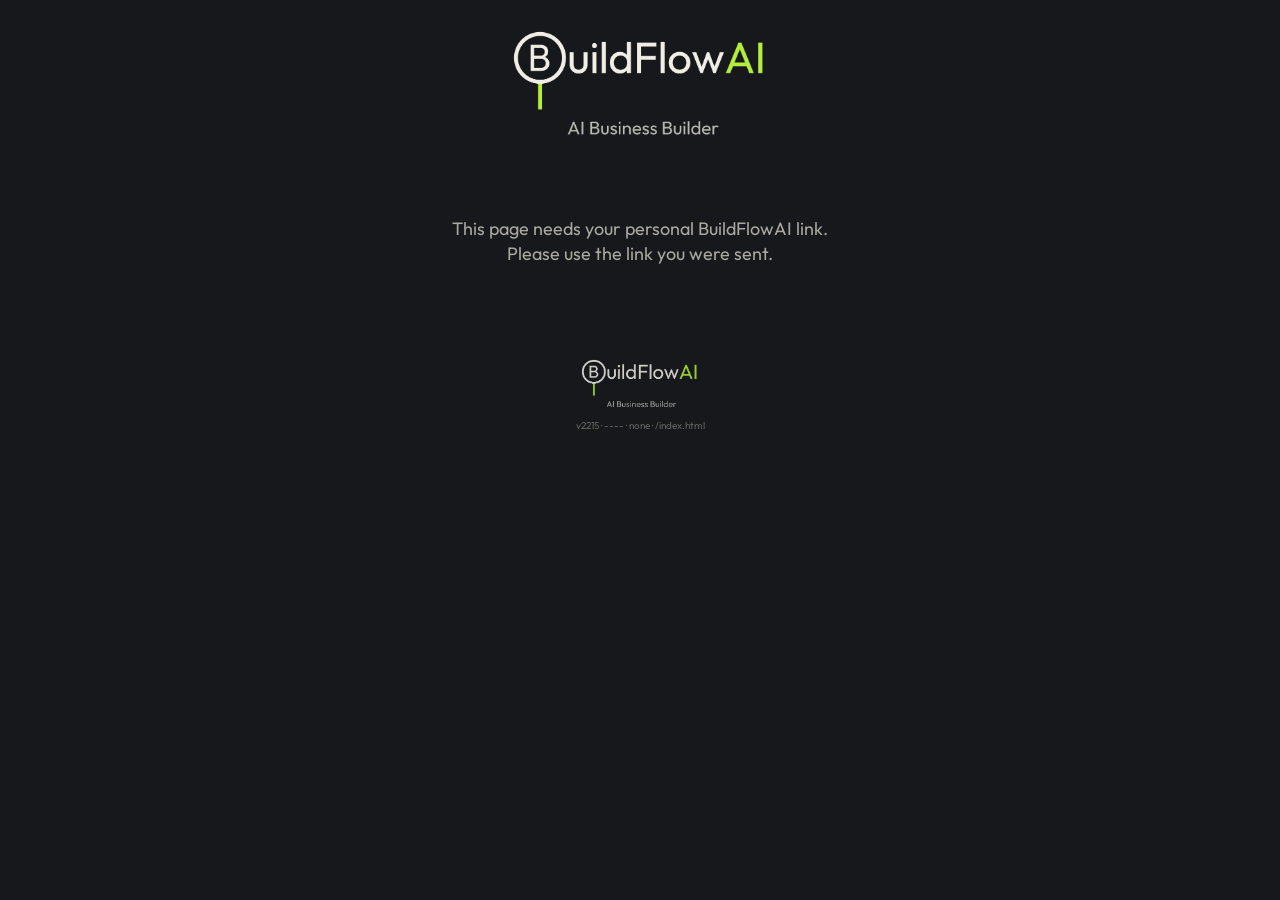
<file: index.html>
<!doctype html>
<html lang="en">
<head>
<meta charset="utf-8">
<script>
// Staged rollout: people on this list get the new chat app (app.html). Everyone else keeps this page.
// Keys are matched by a short SHA-256 fingerprint, so no key is written here. To roll out to everyone, make app.html the main page.
(function () {
  var NEW_APP = ['d56c76b226ee90dc', '4cb72351e3e05963', 'c3d51823bee42de8']; // Michael, Kyle, Mary (live 2026-11-21 4:40 PM CT, Michael's OK)
  try {
    var m = location.search.match(/[?&]k=([\w-]+)/), k = m ? m[1] : localStorage.getItem('abf_k');
    if (!k || !window.crypto || !crypto.subtle) return;
    document.documentElement.style.visibility = 'hidden';
    crypto.subtle.digest('SHA-256', new TextEncoder().encode(k)).then(function (h) {
      var hex = Array.prototype.map.call(new Uint8Array(h), function (b) { return ('0' + b.toString(16)).slice(-2); }).join('').slice(0, 16);
      if (NEW_APP.indexOf(hex) > -1) { if (m) localStorage.setItem('abf_k', k); location.replace('app.html' + location.search + location.hash); }
      else document.documentElement.style.visibility = '';
    }, function () { document.documentElement.style.visibility = ''; });
  } catch (e) { document.documentElement.style.visibility = ''; }
})();
</script>
<script>
// Self-update: remember the published version when this page loads; if a newer one is published later, reload (keeps open app windows current).
(function(){var seen=null;
function check(){fetch("version.json?t="+Date.now(),{cache:"no-store"}).then(function(r){return r.json()}).then(function(v){
 if(!v||!v.build)return; if(seen===null){seen=v.build;return} if(v.build!==seen)location.reload();}).catch(function(){})}
check();document.addEventListener("visibilitychange",function(){if(!document.hidden)check()});window.addEventListener("focus",check);setInterval(check,300000);})();
</script>
<meta name="viewport" content="width=device-width, initial-scale=1, viewport-fit=cover">
<title>BuildFlowAI</title>
<meta name="apple-mobile-web-app-title" content="BuildFlowAI">
<meta name="apple-mobile-web-app-capable" content="yes">
<meta name="mobile-web-app-capable" content="yes">
<meta name="apple-mobile-web-app-status-bar-style" content="black-translucent">
<meta name="theme-color" content="#16181B">
<meta name="robots" content="noindex">
<meta http-equiv="Cache-Control" content="no-cache">
<link rel="manifest" href="manifest.webmanifest">
<link rel="apple-touch-icon" href="icons/apple-touch-icon-180.png">
<link rel="icon" href="icons/favicon-32.png" sizes="32x32">
<link rel="icon" href="icons/pwa-icon-192.png" sizes="192x192">
<link rel="preconnect" href="https://fonts.googleapis.com">
<link rel="preconnect" href="https://fonts.gstatic.com" crossorigin>
<link href="https://fonts.googleapis.com/css2?family=Outfit:wght@400;500;600;700&display=swap" rel="stylesheet">
<style>
  :root { --bg:#16181B; --card:#1F2226; --line:#33373D; --ink:#F1EEE6; --muted:#A9A79F; --accent:#B4EE3A; --bad:#FF8A7A; }
  * { box-sizing:border-box; -webkit-tap-highlight-color:transparent; }
  html, body { background:var(--bg); }
  body { margin:0; color:var(--ink); font-family:"Outfit", -apple-system, system-ui, sans-serif; font-size:18px; line-height:1.4;
         padding:max(20px, env(safe-area-inset-top)) 16px max(24px, env(safe-area-inset-bottom)); }
  main { max-width:520px; margin:0 auto; }
  header { text-align:center; padding:8px 0 18px; }
  header img { width:min(260px, 70vw); height:auto; }
  h1 { font-size:28px; font-weight:600; margin:0 0 4px; }
  .hi { color:var(--muted); margin:0 0 22px; }
  label.q { display:block; font-weight:600; margin:22px 0 8px; }
  label.q small { font-weight:400; color:var(--muted); }
  textarea, input[type=text] { width:100%; background:var(--card); color:var(--ink); border:1.5px solid var(--line);
         border-radius:14px; padding:14px; font:inherit; outline:none; }
  textarea { min-height:140px; resize:vertical; }
  textarea:focus, input[type=text]:focus { border-color:var(--accent); }
  ::placeholder { color:#6E6C66; }
  .chips { display:flex; gap:10px; flex-wrap:wrap; }
  .chips button { flex:1 1 30%; min-height:52px; background:var(--card); color:var(--ink); border:1.5px solid var(--line);
         border-radius:14px; font:inherit; font-size:16px; cursor:pointer; }
  .chips button.on { background:var(--accent); color:var(--bg); border-color:var(--accent); font-weight:600; }
  .add { display:flex; align-items:center; justify-content:center; gap:10px; width:100%; min-height:56px; background:var(--card);
         border:1.5px dashed var(--line); border-radius:14px; color:var(--ink); font:inherit; cursor:pointer; }
  #files { display:none; }
  .add.drag { border-color:var(--accent); background:#262A1E; }
  .flist { list-style:none; padding:0; margin:10px 0 0; }
  .flist li { display:flex; justify-content:space-between; gap:10px; padding:8px 4px; color:var(--muted); font-size:15px; border-bottom:1px solid var(--line); }
  .flist button { background:none; border:0; color:var(--muted); font:inherit; font-size:15px; text-decoration:underline; cursor:pointer; }
  .send { width:100%; min-height:62px; margin-top:28px; background:var(--accent); color:var(--bg); border:0; border-radius:16px;
         font:inherit; font-size:21px; font-weight:700; cursor:pointer; }
  .send:disabled { opacity:.55; }
  .err { color:var(--bad); margin:12px 0 0; min-height:1em; }
  .done { text-align:center; padding:40px 0 10px; }
  .done .big { width:84px; height:84px; border-radius:50%; background:var(--accent); color:var(--bg); display:flex; align-items:center;
         justify-content:center; margin:0 auto 18px; }
  .done h1 { font-size:30px; }
  .ghost { margin-top:26px; background:none; border:1.5px solid var(--line); color:var(--ink); border-radius:14px; min-height:54px;
         width:100%; font:inherit; cursor:pointer; }
  /* install card */
  .install { background:var(--card); border:1.5px solid var(--line); border-radius:18px; padding:20px 18px; margin-bottom:26px; }
  .install h2 { margin:0 0 4px; font-size:22px; font-weight:600; }
  .install p.sub { margin:0 0 16px; color:var(--muted); font-size:16px; }
  .step { display:flex; align-items:center; gap:14px; padding:12px 0; border-top:1px solid var(--line); }
  .num { flex:0 0 36px; height:36px; border-radius:50%; background:var(--accent); color:var(--bg); font-weight:700; display:flex; align-items:center; justify-content:center; }
  .step .txt { flex:1; font-size:18px; }
  .pic { flex:0 0 auto; display:flex; align-items:center; justify-content:center; min-width:52px; height:46px; padding:0 10px; border-radius:10px;
         background:#2B2F34; color:#4DA3FF; font-size:15px; font-weight:600; }
  .pic.plain { color:var(--ink); }
  .install .skip { display:block; margin:14px auto 0; background:none; border:0; color:var(--muted); font:inherit; font-size:16px; text-decoration:underline; cursor:pointer; }
  .nolink { text-align:center; padding:30px 10px; color:var(--muted); }
  footer { text-align:center; margin:44px 0 6px; color:var(--muted); font-size:13px; }
  footer img { width:120px; height:auto; display:block; margin:0 auto 6px; opacity:.85; }
  .alerts { background:var(--card); border:1.5px solid var(--accent); border-radius:18px; padding:18px; margin-bottom:22px; }
  .alerts h2 { margin:0 0 4px; font-size:21px; font-weight:600; }
  .alerts p { margin:0 0 14px; color:var(--muted); font-size:16px; }
  .alerts .send { margin-top:0; min-height:54px; font-size:19px; }
  [hidden] { display:none !important; }
</style>
</head>
<body>
<main>
  <header><img src="icons/logo.png" alt="BuildFlow AI, AI Business Builder"></header>

  <!-- Shown in the browser (not yet on the home screen) -->
  <section class="install" id="install" hidden>
    <h2>Put this on your home screen</h2>
    <p class="sub">Do this once. Then you just tap the icon.</p>
    <div id="notsafari" hidden>
      <div class="step"><span class="num">!</span><span class="txt">First open this page in <b>Safari</b> or <b>Chrome</b>. Tap the <b>&bull;&bull;&bull;</b> or <b>compass</b> button and choose <b>Open in Safari</b>. Or tap <b>Copy link</b> below and paste it into Safari or Chrome.</span></div>
      <button class="ghost" id="copy" type="button" style="margin:4px 0 8px">Copy link</button>
    </div>
    <div id="ios">
      <div class="step"><span class="num">1</span><span class="txt">Tap <b>Share</b>. In Safari it's at the bottom (or tap <b>&bull;&bull;&bull;</b> first). In Chrome it's at the <b>top</b>, in the address bar.</span>
        <span class="pic" aria-hidden="true"><svg width="26" height="30" viewBox="0 0 26 30" fill="none" stroke="currentColor" stroke-width="2.2" stroke-linecap="round" stroke-linejoin="round"><path d="M13 2v17M7 8l6-6 6 6"/><path d="M8 12H4v16h18V12h-4"/></svg></span></div>
      <div class="step"><span class="num">2</span><span class="txt">Scroll down and tap <b>Add to Home Screen</b> (you may need to tap <b>View More</b> first)</span>
        <span class="pic plain" aria-hidden="true"><svg width="26" height="26" viewBox="0 0 26 26" fill="none" stroke="currentColor" stroke-width="2" stroke-linecap="round"><rect x="2" y="2" width="22" height="22" rx="5"/><path d="M13 8v10M8 13h10"/></svg></span></div>
      <div class="step"><span class="num">3</span><span class="txt">Tap <b>Add</b> at the top right</span>
        <span class="pic">Add</span></div>
    </div>
    <div id="android" hidden>
      <div class="step"><span class="num">1</span><span class="txt">Tap the <b>three dots</b> at the top right</span>
        <span class="pic plain" aria-hidden="true"><svg width="8" height="26" viewBox="0 0 8 26" fill="currentColor"><circle cx="4" cy="4" r="3"/><circle cx="4" cy="13" r="3"/><circle cx="4" cy="22" r="3"/></svg></span></div>
      <div class="step"><span class="num">2</span><span class="txt">Tap <b>Add to Home screen</b></span>
        <span class="pic plain" aria-hidden="true"><svg width="26" height="26" viewBox="0 0 26 26" fill="none" stroke="currentColor" stroke-width="2" stroke-linecap="round"><rect x="2" y="2" width="22" height="22" rx="5"/><path d="M13 8v10M8 13h10"/></svg></span></div>
      <div class="step"><span class="num">3</span><span class="txt">Tap <b>Add</b></span><span class="pic">Add</span></div>
    </div>
    <div id="desktop" hidden>
      <div id="dChrome">
        <div class="step"><span class="num">1</span><span class="txt">Click the <b>&#8942;</b> menu at the top right of Chrome (in Edge: <b>&middot;&middot;&middot;</b>)</span>
          <span class="pic plain" aria-hidden="true"><svg width="8" height="26" viewBox="0 0 8 26" fill="currentColor"><circle cx="4" cy="4" r="3"/><circle cx="4" cy="13" r="3"/><circle cx="4" cy="22" r="3"/></svg></span></div>
        <div class="step"><span class="num">2</span><span class="txt">Chrome: <b>Cast, save, and share</b> &gt; <b>Install page as app</b> (or <b>Create shortcut</b>, and tick <b>Open as window</b>).<br>Edge: <b>Apps</b> &gt; <b>Install this site as an app</b>.</span></div>
        <div class="step"><span class="num">3</span><span class="txt">Click <b>Install</b> (or <b>Create</b>). A BuildFlowAI icon appears on your desktop and in your apps.</span><span class="pic">Install</span></div>
      </div>
      <div id="dSafari" hidden>
        <div class="step"><span class="num">1</span><span class="txt">In Safari's top menu bar, click <b>File</b></span><span class="pic plain">File</span></div>
        <div class="step"><span class="num">2</span><span class="txt">Click <b>Add to Dock</b></span></div>
        <div class="step"><span class="num">3</span><span class="txt">Click <b>Add</b>. The BuildFlowAI icon appears in your Dock.</span><span class="pic">Add</span></div>
      </div>
      <div id="dOther" hidden>
        <div class="step"><span class="num">!</span><span class="txt">Open this link in <b>Chrome</b>, <b>Edge</b> or Mac <b>Safari</b> to get a BuildFlowAI icon, or just bookmark this page.</span></div>
      </div>
    </div>
    <button class="skip" id="skip" type="button">Skip for now and use it here</button>
  </section>

  <!-- App alerts (web push): shown in the installed app until turned on -->
  <section class="alerts" id="alerts" hidden>
    <h2>Turn on alerts</h2>
    <p id="alertsTxt">Get a ping when BuildFlowAI needs you. Nothing else.</p>
    <button class="send" id="alertsBtn" type="button">Turn on alerts</button>
    <button class="skip" id="alertsSkip" type="button" style="display:block;margin:12px auto 0;background:none;border:0;color:var(--muted);font:inherit;font-size:16px;text-decoration:underline;cursor:pointer">Not now</button>
  </section>

  <!-- The request form -->
  <section id="formWrap" hidden>
    <h1>New request</h1>
    <form id="f" novalidate>
      <label class="q" for="what">What do you need?</label>
      <textarea id="what" placeholder="Example: Send the Smith client an update that tile starts Monday."></textarea>

      <label class="q" for="job">Which job? <small>(optional)</small></label>
      <input type="text" id="job" autocomplete="off" placeholder="Smith kitchen">

      <label class="q">When do you need it? <small>(optional)</small></label>
      <div class="chips" id="when">
        <button type="button" data-v="Today (urgent)">Today</button>
        <button type="button" data-v="This week">This week</button>
        <button type="button" data-v="No rush">No rush</button>
      </div>

      <label class="q">Photos or files <small>(optional)</small></label>
      <button type="button" class="add" id="addBtn">
        <svg width="22" height="22" viewBox="0 0 22 22" fill="none" stroke="currentColor" stroke-width="2" stroke-linecap="round"><path d="M11 3v16M3 11h16"/></svg>
        <span id="addLabel">Add photos or files</span></button>
      <input type="file" id="files" multiple>
      <ul class="flist" id="flist"></ul>

      <button class="send" id="send" type="submit">Send to BuildFlowAI</button>
      <p class="err" id="err" role="alert"></p>
    </form>
  </section>

  <section class="done" id="done" hidden>
    <div class="big"><svg width="42" height="42" viewBox="0 0 42 42" fill="none" stroke="currentColor" stroke-width="4.5" stroke-linecap="round" stroke-linejoin="round"><path d="M9 22l8 8 16-17"/></svg></div>
    <h1>Got it</h1>
    <p class="hi" id="doneMsg">BuildFlowAI is on it.</p>
    <button class="ghost" id="again" type="button">Send another</button>
  </section>

  <section class="nolink" id="nolink" hidden>
    <p>This page needs your personal BuildFlowAI link.<br>Please use the link you were sent.</p>
  </section>

  <footer><img src="icons/logo.png" alt="BuildFlowAI"></footer>
</main>

<script>
// Home-screen apps can hold an old copy of this page. If a newer one is online, reload once.
(function () {
  var V = 'v2026-11-21a';
  try {
    fetch(location.pathname + '?nocache=' + Date.now(), { cache: 'no-store' }).then(function (r) { return r.text(); }).then(function (t) {
      var m = t.match(/var V = '([^']+)'/);
      if (m && m[1] !== V && sessionStorage.getItem('abf_reloaded') !== m[1]) {
        sessionStorage.setItem('abf_reloaded', m[1]); location.reload();
      }
    }).catch(function () {});
  } catch (e) {}
})();
(function () {
  var API = "https://script.google.com/macros/s/AKfycbzi4KHTN8AChENP4Ar28nSZCsBPkSzxQ2dytwbO-GTAX0x5VGnK60bLJXq3WZm_A7zU9g/exec";
  var MAX_TOTAL = 30 * 1024 * 1024; // keep uploads reasonable for a phone connection
  var $ = function (id) { return document.getElementById(id); };
  function store(k, v) { try { if (v === undefined) return localStorage.getItem(k); localStorage.setItem(k, v); } catch (e) { return null; } }

  // Who is this? The personal link carries a private key (?k=...). Remember it on this phone.
  var m = location.search.match(/[?&]k=([\w-]+)/);
  var key = m ? m[1] : store('abf_k');
  if (m) store('abf_k', key);

  var standalone = window.navigator.standalone === true ||
    (window.matchMedia && window.matchMedia('(display-mode: standalone)').matches);
  var ua = navigator.userAgent;
  if (/android/i.test(ua)) { $('ios').hidden = true; $('android').hidden = false; }
  // On iPhone, only Safari can add to the home screen. Other apps' browsers (Gmail, Chrome, texts preview, etc.) can't.
  var iOS = /iphone|ipad|ipod/i.test(ua);
  var realSafari = iOS && (/CriOS|FxiOS|EdgiOS/.test(ua) || /Safari\//.test(ua)) && !/GSA|FBAN|FBAV|Instagram|Line\/|DuckDuckGo/i.test(ua);
  if (iOS && !realSafari) $('notsafari').hidden = false;
  $('copy').onclick = function () {
    var u = location.origin + location.pathname + '?k=' + (key || '');
    var done = function () { $('copy').textContent = 'Copied. Now open Safari and paste it.'; };
    if (navigator.clipboard) navigator.clipboard.writeText(u).then(done, function () { prompt('Copy this link:', u); });
    else prompt('Copy this link:', u);
  };

  if (!key) { $('nolink').hidden = false; return; }

  var mobile = /iphone|ipad|ipod|android/i.test(navigator.userAgent) || (navigator.maxTouchPoints > 1 && /Macintosh/.test(ua));
  if (!mobile) {
    // Computer: show desktop steps instead of phone steps
    $('ios').hidden = true; $('android').hidden = true; $('notsafari').hidden = true; $('desktop').hidden = false;
    var isEdgeOrChrome = /Edg\/|Chrome\//.test(ua) && !/OPR\//.test(ua);
    var isMacSafari = /Macintosh/.test(ua) && /Safari\//.test(ua) && !/Chrome\/|Edg\//.test(ua);
    $('dChrome').hidden = !isEdgeOrChrome; $('dSafari').hidden = !isMacSafari; $('dOther').hidden = isEdgeOrChrome || isMacSafari;
    document.querySelector('#install h2').textContent = 'Put BuildFlowAI on your computer';
    document.querySelector('#install p.sub').textContent = 'Do this once. Then just click the icon.';
  }
  if (!standalone && store('abf_skip') !== '1') $('install').hidden = false;
  $('skip').onclick = function () { store('abf_skip', '1'); $('install').hidden = true; };
  $('formWrap').hidden = false;

  // Staged rollout by NAME too: if this link belongs to someone on the new app (even an older link of theirs), open the new app.
  var NEW_APP_NAMES = ['Michael', 'Kyle', 'Mary'];
  try {
    fetch(API + '?k=' + encodeURIComponent(key), { cache: 'no-store' }).then(function (r) { return r.json(); }).then(function (d) {
      if (d && d.ok && NEW_APP_NAMES.indexOf(d.name) > -1) { store('abf_k', key); location.replace('app.html?k=' + encodeURIComponent(key)); }
    }).catch(function () {});
  } catch (e) {}

  // App alerts (web push). Testing on Michael's link first (ALERT_PEOPLE), then everyone.
  var ALERT_PEOPLE = ['Michael'];
  (function () {
    if (!('serviceWorker' in navigator) || !('PushManager' in window) || !('Notification' in window)) return;
    if (/iphone|ipad|ipod/i.test(ua) && !standalone) return; // iPhone/iPad: only works from the Home Screen app
    fetch(API + '?k=' + encodeURIComponent(key)).then(function (r) { return r.json(); }).then(function (d) {
      if (!d.ok || ALERT_PEOPLE.indexOf(d.name) < 0) return;
      navigator.serviceWorker.register('sw.js?k=' + encodeURIComponent(key)).then(function (reg) {
        return reg.pushManager.getSubscription().then(function (sub) {
          if (sub && Notification.permission === 'granted') return send(sub); // keep the server's copy fresh
          if (Notification.permission === 'denied' || store('abf_alerts_skip') === '1') return;
          $('alerts').hidden = false;
          $('alertsSkip').onclick = function () { store('abf_alerts_skip', '1'); $('alerts').hidden = true; };
          $('alertsBtn').onclick = function () {
            $('alertsBtn').disabled = true;
            Notification.requestPermission().then(function (p) {
              if (p !== 'granted') throw new Error('denied');
              return fetch(API + '?action=vapid').then(function (r) { return r.json(); });
            }).then(function (v) {
              var b = atob(v.key.replace(/-/g, '+').replace(/_/g, '/') + '==='.slice((v.key.length + 3) % 4));
              var arr = new Uint8Array(b.length); for (var i = 0; i < b.length; i++) arr[i] = b.charCodeAt(i);
              return reg.pushManager.subscribe({ userVisibleOnly: true, applicationServerKey: arr });
            }).then(send).then(function () {
              $('alertsTxt').textContent = 'Alerts are on. You will get a ping when BuildFlowAI needs you.';
              $('alertsBtn').hidden = true; $('alertsSkip').hidden = true;
              setTimeout(function () { $('alerts').hidden = true; }, 4000);
            }).catch(function (e) {
              $('alertsBtn').disabled = false;
              $('alertsTxt').textContent = String(e && e.message) === 'denied'
                ? 'Alerts are blocked. Turn them on in Settings, Notifications, BuildFlowAI.'
                : 'That did not work. Check your signal and tap again.';
            });
          };
        });
      });
    }).catch(function () {});
    function send(sub) {
      return fetch(API, { method: 'POST', headers: { 'Content-Type': 'text/plain;charset=utf-8' },
        body: JSON.stringify({ k: key, action: 'subscribe', sub: sub.toJSON() }) }).then(function (r) { return r.json(); })
        .then(function (d) { if (!d.ok) throw new Error('save'); });
    }
  })();

  // When chips (tap again to clear)
  var when = '';
  Array.prototype.forEach.call(document.querySelectorAll('#when button'), function (b) {
    b.onclick = function () {
      var on = !b.classList.contains('on');
      Array.prototype.forEach.call(document.querySelectorAll('#when button'), function (x) { x.classList.remove('on'); });
      if (on) b.classList.add('on');
      when = on ? b.getAttribute('data-v') : '';
    };
  });

  // Files
  var picked = [];
  $('addBtn').onclick = function () { $('files').click(); };
  if (!/iphone|ipad|ipod|android/i.test(navigator.userAgent)) $('addLabel').textContent = 'Add photos or files (or drag them here)';
  function addFiles(list) {
    Array.prototype.forEach.call(list || [], function (f) { if (picked.length < 10) picked.push(f); });
    drawFiles();
  }
  $('files').onchange = function () { addFiles(this.files); this.value = ''; };
  // Drag and drop (anywhere on the page) and paste screenshots
  var dropBox = $('addBtn');
  ['dragenter', 'dragover'].forEach(function (t) {
    window.addEventListener(t, function (e) {
      if (e.dataTransfer && Array.prototype.indexOf.call(e.dataTransfer.types || [], 'Files') > -1) {
        e.preventDefault(); dropBox.classList.add('drag');
      }
    });
  });
  ['dragleave', 'dragend'].forEach(function (t) {
    window.addEventListener(t, function (e) { if (!e.relatedTarget) dropBox.classList.remove('drag'); });
  });
  window.addEventListener('drop', function (e) {
    if (!e.dataTransfer || !e.dataTransfer.files.length) return;
    e.preventDefault(); dropBox.classList.remove('drag'); addFiles(e.dataTransfer.files);
  });
  window.addEventListener('paste', function (e) {
    var items = (e.clipboardData && e.clipboardData.files) || [];
    if (items.length) { e.preventDefault(); addFiles(items); }
  });
  function drawFiles() {
    var ul = $('flist'); ul.innerHTML = '';
    picked.forEach(function (f, i) {
      var li = document.createElement('li');
      var s = document.createElement('span'); s.textContent = f.name || ('Photo ' + (i + 1));
      var x = document.createElement('button'); x.type = 'button'; x.textContent = 'Remove';
      x.onclick = function () { picked.splice(i, 1); drawFiles(); };
      li.appendChild(s); li.appendChild(x); ul.appendChild(li);
    });
  }

  // Phone photos are big: shrink them before sending
  function readFile(f) {
    return new Promise(function (res, rej) {
      var fr = new FileReader();
      fr.onload = function () { res(String(fr.result).split(',')[1]); };
      fr.onerror = rej; fr.readAsDataURL(f);
    });
  }
  function shrink(f) {
    if (!/^image\/(jpeg|png|webp|heic|heif)$/i.test(f.type)) return readFile(f).then(function (d) { return { name: f.name, type: f.type, data: d }; });
    return new Promise(function (res) {
      var url = URL.createObjectURL(f), img = new Image();
      img.onload = function () {
        var s = Math.min(1, 2000 / Math.max(img.width, img.height));
        var c = document.createElement('canvas'); c.width = Math.round(img.width * s); c.height = Math.round(img.height * s);
        c.getContext('2d').drawImage(img, 0, 0, c.width, c.height); URL.revokeObjectURL(url);
        var name = (f.name || 'photo').replace(/\.\w+$/, '') + '.jpg';
        res({ name: name, type: 'image/jpeg', data: c.toDataURL('image/jpeg', 0.85).split(',')[1] });
      };
      img.onerror = function () { URL.revokeObjectURL(url); readFile(f).then(function (d) { res({ name: f.name, type: f.type, data: d }); }); };
      img.src = url;
    });
  }

  $('f').onsubmit = function (ev) {
    ev.preventDefault();
    var what = $('what').value.trim();
    $('err').textContent = '';
    if (!what) { $('err').textContent = 'Please say what you need.'; $('what').focus(); return; }
    var btn = $('send'); btn.disabled = true; btn.textContent = picked.length ? 'Sending files...' : 'Sending...';
    Promise.all(picked.map(shrink)).then(function (files) {
      var total = files.reduce(function (n, f) { return n + f.data.length * 0.75; }, 0);
      if (total > MAX_TOTAL) throw new Error('size');
      return fetch(API, { method: 'POST', headers: { 'Content-Type': 'text/plain;charset=utf-8' },
        body: JSON.stringify({ k: key, what: what, job: $('job').value.trim(), when: when, files: files }) });
    }).then(function (r) { return r.json(); }).then(function (d) {
      if (!d.ok) throw new Error(d.error || 'fail');
      $('formWrap').hidden = true; $('install').hidden = true; $('done').hidden = false;
      window.scrollTo(0, 0);
    }).catch(function (e) {
      var msg = String(e && e.message);
      $('err').textContent = msg === 'size' ? 'Those files are too big together. Try fewer photos.' :
        msg === 'link' ? 'This link is not working. Please use the personal link you were sent.' :
        'That did not send. Check your signal and tap Send again.';
    }).then(function () { btn.disabled = false; btn.textContent = 'Send to BuildFlowAI'; });
  };

  $('again').onclick = function () {
    $('what').value = ''; $('job').value = ''; picked = []; drawFiles(); when = '';
    Array.prototype.forEach.call(document.querySelectorAll('#when button'), function (x) { x.classList.remove('on'); });
    $('done').hidden = true; $('formWrap').hidden = false; window.scrollTo(0, 0);
  };
})();
</script>
<p id="diag" style="text-align:center;font-size:10px;opacity:.35;margin:8px 0 16px"></p>
<script>
// Tiny support code (no private data): which version this is, a 4-letter id of the link key, and where the key came from.
(function(){try{var m=location.search.match(/[?&]k=([\w-]+)/),k=m?m[1]:localStorage.getItem('abf_k'),src=m?'link':(k?'saved':'none');
function show(id){fetch('version.json?t='+Date.now(),{cache:'no-store'}).then(function(r){return r.json()}).then(function(v){document.getElementById('diag').textContent='v'+String(v.build).slice(-4)+' · '+id+' · '+src+' · '+location.pathname;}).catch(function(){document.getElementById('diag').textContent=id+' · '+src;});}
if(!k||!crypto.subtle){show('----');return;}
crypto.subtle.digest('SHA-256',new TextEncoder().encode(k)).then(function(h){show(Array.prototype.map.call(new Uint8Array(h).slice(0,2),function(b){return('0'+b.toString(16)).slice(-2)}).join(''));});}catch(e){}})();
</script>
</body>
</html>
</file>
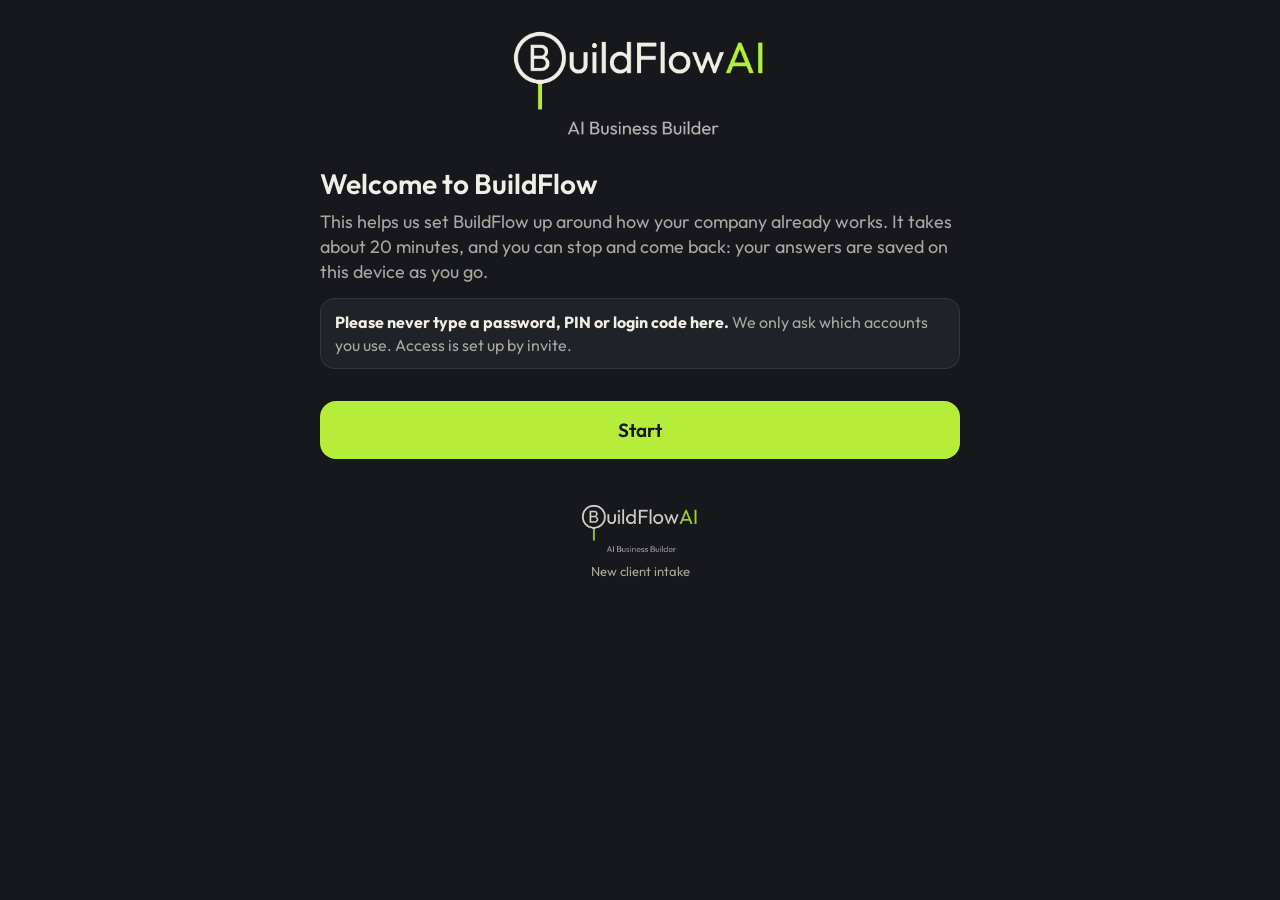
<file: intake/index.html>
<!doctype html>
<html lang="en">
<head>
<meta charset="utf-8">
<meta name="viewport" content="width=device-width, initial-scale=1, viewport-fit=cover">
<title>BuildFlow Intake</title>
<meta name="theme-color" content="#16181B">
<meta name="robots" content="noindex">
<link rel="apple-touch-icon" href="../icons/apple-touch-icon-180.png">
<link rel="icon" href="../icons/favicon-32.png" sizes="32x32">
<link rel="preconnect" href="https://fonts.googleapis.com">
<link rel="preconnect" href="https://fonts.gstatic.com" crossorigin>
<link href="https://fonts.googleapis.com/css2?family=Outfit:wght@400;500;600;700&display=swap" rel="stylesheet">
<style>
  :root { --bg:#16181B; --card:#1F2226; --line:#33373D; --ink:#F1EEE6; --muted:#A9A79F; --accent:#B4EE3A; --bad:#FF8A7A; }
  * { box-sizing:border-box; -webkit-tap-highlight-color:transparent; }
  html, body { background:var(--bg); }
  body { margin:0; color:var(--ink); font-family:"Outfit", -apple-system, system-ui, sans-serif; font-size:18px; line-height:1.4;
         padding:max(20px, env(safe-area-inset-top)) 16px max(24px, env(safe-area-inset-bottom)); }
  main { max-width:640px; margin:0 auto; }
  header { text-align:center; padding:8px 0 14px; }
  header img { width:min(260px, 70vw); height:auto; }
  h1 { font-size:28px; font-weight:600; margin:0 0 6px; }
  h2 { font-size:24px; font-weight:600; margin:0 0 4px; }
  h3 { font-size:19px; font-weight:600; margin:30px 0 2px; color:var(--accent); }
  .hi, .help { color:var(--muted); margin:0 0 10px; }
  .help { font-size:16px; }
  .note { background:var(--card); border:1.5px solid var(--line); border-radius:14px; padding:12px 14px; font-size:16px; color:var(--muted); margin:14px 0; }
  .note b { color:var(--ink); }
  .bar { height:6px; background:var(--line); border-radius:6px; overflow:hidden; margin:6px 0 4px; }
  .bar i { display:block; height:100%; width:0; background:var(--accent); transition:width .25s; }
  .stepno { color:var(--muted); font-size:14px; margin:0 0 18px; }
  .q { margin:22px 0 0; }
  .q > label, .q > .lab { display:block; font-weight:600; margin:0 0 8px; }
  .q.known > label::after, .q.known > .lab::after { content:"from our notes, please check"; display:inline-block; margin-left:8px; font-size:12px; font-weight:500;
         color:var(--bg); background:var(--accent); border-radius:999px; padding:2px 8px; vertical-align:2px; }
  textarea, input[type=text] { width:100%; background:var(--card); color:var(--ink); border:1.5px solid var(--line);
         border-radius:14px; padding:13px; font:inherit; font-size:17px; outline:none; }
  textarea { min-height:110px; resize:vertical; }
  textarea:focus, input[type=text]:focus { border-color:var(--accent); }
  ::placeholder { color:#6E6C66; }
  .opts { display:flex; flex-wrap:wrap; gap:8px; }
  .opts button { min-height:46px; padding:8px 14px; background:var(--card); color:var(--ink); border:1.5px solid var(--line);
         border-radius:12px; font:inherit; font-size:16px; cursor:pointer; text-align:left; }
  .opts button.on { background:var(--accent); color:var(--bg); border-color:var(--accent); font-weight:600; }
  .other { margin-top:8px; }
  .scale { display:flex; gap:8px; align-items:center; }
  .scale button { flex:1; min-height:50px; background:var(--card); color:var(--ink); border:1.5px solid var(--line); border-radius:12px; font:inherit; cursor:pointer; }
  .scale button.on { background:var(--accent); color:var(--bg); border-color:var(--accent); font-weight:700; }
  .ends { display:flex; justify-content:space-between; color:var(--muted); font-size:14px; margin-top:6px; }
  .nav { display:flex; gap:10px; margin-top:32px; }
  .nav button { flex:1; min-height:58px; border-radius:16px; font:inherit; font-size:19px; font-weight:600; cursor:pointer; }
  .back { background:none; color:var(--ink); border:1.5px solid var(--line); }
  .next { background:var(--accent); color:var(--bg); border:0; flex:2 !important; }
  .next:disabled { opacity:.55; }
  .saved { text-align:center; color:var(--muted); font-size:14px; margin-top:10px; min-height:1em; }
  .err { color:var(--bad); margin:12px 0 0; min-height:1em; }
  .hp { position:absolute; left:-9999px; }
  .done { text-align:center; padding:40px 0 10px; }
  .done .big { width:84px; height:84px; border-radius:50%; background:var(--accent); color:var(--bg); display:flex; align-items:center;
         justify-content:center; margin:0 auto 18px; }
  footer { text-align:center; margin:44px 0 6px; color:var(--muted); font-size:13px; }
  footer img { width:120px; height:auto; display:block; margin:0 auto 6px; opacity:.85; }
  [hidden] { display:none !important; }
</style>
</head>
<body>
<main>
  <header><img src="../icons/logo.png" alt="BuildFlow AI, AI Business Builder"></header>

  <section id="intro">
    <h1>Welcome to BuildFlow</h1>
    <p class="hi" id="introText">This helps us set BuildFlow up around how your company already works. It takes about 20 minutes, and you can stop and come back: your answers are saved on this device as you go.</p>
    <div class="note" id="knownNote" hidden><b>We've filled in what we already know.</b> Anything marked "from our notes" is our best guess. Fix anything that's wrong and fill in the blanks. Skip anything you don't know.</div>
    <div class="note"><b>Please never type a password, PIN or login code here.</b> We only ask which accounts you use. Access is set up by invite.</div>
    <div class="nav"><button class="next" id="start" type="button">Start</button></div>
  </section>

  <section id="wizard" hidden>
    <div class="bar"><i id="barFill"></i></div>
    <p class="stepno" id="stepNo"></p>
    <div id="page"></div>
    <input class="hp" type="text" id="website2" tabindex="-1" autocomplete="off" aria-hidden="true">
    <div class="nav">
      <button class="back" id="back" type="button">Back</button>
      <button class="next" id="next" type="button">Next</button>
    </div>
    <p class="err" id="err" role="alert"></p>
    <p class="saved" id="saved"></p>
  </section>

  <section class="done" id="done" hidden>
    <div class="big"><svg width="42" height="42" viewBox="0 0 42 42" fill="none" stroke="currentColor" stroke-width="4.5" stroke-linecap="round" stroke-linejoin="round"><path d="M9 22l8 8 16-17"/></svg></div>
    <h1>Thank you</h1>
    <p class="hi">We have your answers. We'll only come back to you about what's missing.</p>
  </section>

  <footer><img src="../icons/logo.png" alt="BuildFlow AI">New client intake</footer>
</main>

<script>
(function () {
  var API = "https://script.google.com/macros/s/AKfycbzVpTERDsB-VVFeqYQYK68hmLXJ7cXARGuHf488vPgqyZ2u7GeFq6TXKXC6jGA4wRv6Mg/exec";
  var $ = function (id) { return document.getElementById(id); };
  function store(k, v) { try { if (v === undefined) return localStorage.getItem(k); localStorage.setItem(k, v); } catch (e) { return null; } }

  var SYSTEMS = ['Dropbox', 'Google Drive', 'OneDrive or SharePoint', 'Box', 'Our project management software',
    'Email inbox', 'Our accounting software', 'A computer or hard drive', 'Phone (texts, camera roll)', 'Paper',
    'Spread across several places', 'Not sure'];
  var INFO = [
    ['contracts', 'Contracts and proposals', 'Signed contracts, proposals, scopes, agreements'],
    ['plans', 'Plans and drawings', 'Design files, permit sets, revisions, CAD files'],
    ['photos', 'Job photos', 'Site and progress photos'],
    ['permits', 'Permits and city records', 'Applications, correction letters, approvals, inspections'],
    ['clientmail', 'Client emails and messages', 'Email threads and texts with clients'],
    ['money', 'Financials', 'Bids, estimates, budgets, invoices, change orders, actual costs'],
    ['selections', 'Selections and spec sheets', 'Fixtures, finishes, appliances, trade spec sheets'],
    ['subs', 'Subs and vendors', 'Contacts, insurance certificates, licenses, quotes'],
    ['schedules', 'Schedules', 'Job schedules and look-aheads'],
    ['meetings', 'Meeting notes and recordings', 'Call notes, recordings, transcripts']
  ];
  function T(id, label, ph) { return { id: id, t: 'text', label: label, ph: ph }; }
  function P(id, label, ph) { return { id: id, t: 'para', label: label, ph: ph }; }
  function R(id, label, opts, other) { return { id: id, t: 'radio', label: label, opts: opts, other: other }; }
  function C(id, label, opts) { return { id: id, t: 'checks', label: label, opts: opts, other: true }; }

  var infoQs = [
    C('mainstore', 'What is your main file store?', SYSTEMS),
    T('mainstore_name', 'Its exact name or account', 'Company Dropbox Business, Projects folder'),
    P('folders', 'How are folders organized today?', 'By job, by year, by person, no real system...'),
    R('naming', 'Is there a file naming rule everyone follows?', ['Yes', 'Sort of', 'No'])
  ];
  INFO.forEach(function (x) {
    infoQs.push({ t: 'head', label: x[1], help: x[2] });
    infoQs.push(C(x[0] + '_where', x[1] + ': where does it live?', SYSTEMS));
    infoQs.push(T(x[0] + '_folder', x[1] + ': folder or location', ''));
    infoQs.push(T(x[0] + '_owner', x[1] + ': who keeps it up to date?', ''));
    infoQs.push({ id: x[0] + '_hard', t: 'scale', label: x[1] + ': how hard is it to find what you need?' });
  });
  infoQs.push(P('dig', 'The last thing you had to dig for: what was it, and how long did it take?'));
  infoQs.push(P('headonly', 'What lives only in someone\'s head, phone or personal inbox?'));
  infoQs.push({ t: 'head', label: 'Cleaning it up', help: 'Nothing is moved, renamed or deleted without your OK.' });
  infoQs.push(R('cleanup', 'Can we suggest a cleaner folder and naming setup for your main file store?', ['Yes', 'Maybe, show me first', 'No']));
  infoQs.push(T('cleanup_ok', 'Who approves moving or renaming files? We would do it in small batches.'));

  var AREAS = [
    ['pm', 'Project management', 'Jobs, tasks, daily logs, client portal'],
    ['acct', 'Accounting and invoicing', 'Books, invoices, payments, payroll'],
    ['est', 'Estimating and bids', 'Takeoffs, pricing, proposals'],
    ['crm', 'Customers and leads', 'New inquiries, follow-ups, past clients'],
    ['email', 'Email and calendar', 'Company email, shared calendars'],
    ['files', 'File storage', 'Where documents, plans and photos are saved'],
    ['design', 'Design and drawings', 'Plans, models, markups'],
    ['sched', 'Scheduling', 'Crews, subs, inspections, deliveries'],
    ['comms', 'Communication', 'Texts, team chat, client messages, calls']
  ];
  var swQs = [];
  AREAS.forEach(function (x) {
    swQs.push({ t: 'head', label: x[1], help: x[2] });
    swQs.push(T('sw_' + x[0], x[1] + ': what do you use?', 'An app, a spreadsheet, paper, nothing...'));
    swQs.push(T('sw_' + x[0] + '_who', x[1] + ': who uses it?'));
    swQs.push(T('sw_' + x[0] + '_wish', x[1] + ': what do you wish it did, or what bugs you about it?'));
  });
  swQs.push({ t: 'head', label: 'Everything else', help: '' });
  swQs.push(P('t_other', 'Any other or specialty software', 'Energy modeling, e-signature, takeoff, time tracking...'));
  swQs.push(T('t_home', 'Which one is home base for you day to day?'));
  swQs.push(P('t_paid', 'Which do you pay for? Plan, rough cost and renewal date, if you know them'));
  swQs.push(R('t_readfiles', 'Is it OK for BuildFlow to read the files your software saves (exports, PDFs, plan and model files), without working inside the software?', ['Yes', 'Ask me first', 'No']));

  var STEPS = [
    { title: 'Your company', help: 'The basics.', qs: [
      T('company', 'Company name (and any other names you trade under)'),
      T('domain', 'Website and email domain', 'example.com'),
      T('license', 'License numbers', 'State contractor license, etc.'),
      T('area', 'Where you work', 'City, region, service area'),
      R('kind', 'What kind of company are you?', ['Design-build', 'General contractor', 'Architecture or design studio', 'Remodeling', 'Specialty trade', 'Professional services'], true),
      T('years', 'Years in business'),
      T('size', 'How many people work with you?', 'Staff plus regular contractors'),
      T('filler', 'Your name and role (the person filling this in)'),
      R('reach', 'Best way to reach you for quick questions', ['Email', 'Text', 'Phone call', 'Voice note'], true),
      R('site', 'Is your website live?', ['Yes, live', 'Being built', 'Not yet', 'Not sure']),
      T('site_builder', 'Who built or looks after the website, and where is it hosted?', 'Designer, Squarespace, Wix, WordPress...'),
      P('brand', 'Your brand: logo files, colors, tagline, and who approves brand changes', 'Where the logo files are, color codes if you know them')
    ] },
    { title: 'Your team and roles', help: 'Who does what today.', qs: [
      P('team', 'Everyone on the team, one per line', 'Name, role, email, what they handle'),
      T('decider', 'Who makes the final business decisions?'),
      T('coordinator', 'Who coordinates the day-to-day?', 'Follow-ups, scheduling, paperwork'),
      T('books', 'Who does the books, and how often?'),
      P('partners', 'Regular outside partners', 'Drafter, engineers, bookkeeper, key suppliers, other firms'),
      P('requesters', 'Who should be able to send requests to BuildFlow?', 'Each gets a personal link on their phone and computer'),
      P('alerts', 'How should each person hear back when work is ready?', 'Phone notification, email, text, or nothing')
    ] },
    { title: 'The software that runs your business', help: 'For each part of your business, tell us what you use. Brand names are fine, and so are "a spreadsheet", "paper" or "nothing". BuildFlow works on top of what you already have, so there are no wrong answers. Skip anything that doesn\'t apply.', qs: swQs },
    { title: 'Active jobs', help: 'A rough list is fine.', qs: [
      P('jobs', 'Active jobs, one per line', 'Name, location, stage, client, next key date'),
      T('jobcounts', 'How many jobs are in design, permitting, construction and closeout right now?'),
      C('contracts', 'Contract types you use', ['Fixed price', 'Cost-plus', 'Time and materials', 'Design fee (% of budget)', 'Design-bid-build', 'Design-build']),
      T('pilot', 'Which job would make a good first pilot?', 'Live, typical, not the riskiest'),
      T('field', 'Who takes job site photos and change orders from the phone?'),
      T('field_to', 'Where should those photos and change orders end up?', 'A folder per job, the project app...')
    ] },
    { title: 'Your biggest time drains', help: 'Where the hours go.', qs: [
      C('drains', 'Which of these eat the most time?', ['Chasing people for answers or approvals', 'Searching for files and information',
        'Writing follow-ups and recaps', 'Permits and city corrections', 'Scheduling subs, inspections and deliveries', 'Estimating and bids',
        'Change orders and billing', 'Client updates', 'Typing the same thing into several systems', 'Onboarding new clients']),
      P('top3', 'Your top three time drains, in your own words'),
      P('tenhours', 'If you got 10 hours a week back, what would you stop doing first?')
    ] },
    { title: 'Who approves what', help: 'BuildFlow drafts; your people approve and send. Name who approves each.', qs: [
      T('ap_client', 'Emails and updates to clients'), T('ap_co', 'Change orders'), T('ap_pay', 'Payments to subs and vendors'),
      T('ap_contract', 'Signing contracts'), T('ap_permit', 'Permit submissions to the city'), T('ap_plans', 'Plan and design revisions'),
      T('ap_sched', 'Schedule changes'), T('ap_buy', 'Purchases and orders'),
      T('ap_limit', 'Is there a dollar amount under which someone else can approve? Who?')
    ] },
    { title: 'Access we will need', help: 'We set up access once, at the start, and it lasts, so your team never has to log in again or click Allow for day-to-day work. Approvals for payments, contracts and messages to your clients still always come to your people. Which accounts only: never passwords or codes. Most tools let you send an invite. For anything that can\'t be shared by invite, we set up a secure vault together.', qs: [
      C('access', 'Which of these can you invite us to?', ['The main software for each area you listed', 'Domain or website registrar', 'Company email admin', 'File storage folders', 'Accounting (read-only)', 'Shared calendar']),
      T('inviter', 'Who on your team can send those invites?'),
      P('admins', 'Who is the account admin for each main tool?', 'Only an admin can approve a connection'),
      T('registrar', 'Domain registrar and website host, if you know them')
    ] },
    { title: 'Where your information lives', help: 'This is the most useful part. For each type of information: where it lives, the folder, who keeps it up to date, and how hard it is to find when you need it.', qs: infoQs },
    { title: 'Anything else', help: 'Last step.', qs: [
      P('dash', 'What does the owner want to see at a glance?', 'Job status, money, schedule, open approvals, what is late...'),
      R('rec', 'Is it OK to record and take notes on our calls?', ['Yes', 'Ask each time', 'No']),
      T('rec_who', 'Who needs to agree before a call is recorded?'),
      P('win', 'What would make this worth it for you in the first month?'),
      P('else', 'Anything else we should know?')
    ] }
  ];

  // Private client link (?k=...) loads what we already know. Without it, the form starts blank.
  var m = location.search.match(/[?&]k=([\w-]+)/);
  var key = m ? m[1] : '';
  var draftKey = 'bfi_draft_' + (key || 'blank');
  var known = {};
  var ans = {};
  try { ans = JSON.parse(store(draftKey) || '{}') || {}; } catch (e) { ans = {}; }
  var client = '';

  function save() {
    store(draftKey, JSON.stringify(ans));
    $('saved').textContent = 'Saved on this device';
  }

  if (key && API.indexOf('http') === 0) {
    fetch(API + '?k=' + encodeURIComponent(key)).then(function (r) { return r.json(); }).then(function (d) {
      if (!d || !d.ok) return;
      client = d.client || '';
      known = d.prefill || {};
      Object.keys(known).forEach(function (id) { if (!(id in ans)) ans[id] = known[id]; });
      if (d.client) $('introText').textContent = 'Hi ' + d.client + ' team. ' + $('introText').textContent;
      if (Object.keys(known).length) $('knownNote').hidden = false;
    }).catch(function () {});
  }

  var cur = 0;
  $('start').onclick = function () { $('intro').hidden = true; $('wizard').hidden = false; draw(); };

  function el(tag, cls, text) { var e = document.createElement(tag); if (cls) e.className = cls; if (text) e.textContent = text; return e; }

  function field(q) {
    if (q.t === 'head') { var h = el('div'); h.appendChild(el('h3', '', q.label)); h.appendChild(el('p', 'help', q.help)); return h; }
    var w = el('div', 'q' + (known[q.id] !== undefined && known[q.id] !== '' ? ' known' : ''));
    var v = ans[q.id];
    if (q.t === 'text' || q.t === 'para') {
      var lab = el('label', '', q.label); lab.htmlFor = 'f_' + q.id; w.appendChild(lab);
      var inp = el(q.t === 'text' ? 'input' : 'textarea'); if (q.t === 'text') inp.type = 'text';
      inp.id = 'f_' + q.id; inp.placeholder = q.ph || ''; inp.value = v || ''; inp.autocomplete = 'off';
      inp.oninput = function () { ans[q.id] = inp.value; save(); };
      w.appendChild(inp);
    } else if (q.t === 'radio' || q.t === 'checks') {
      w.appendChild(el('div', 'lab', q.label));
      var multi = q.t === 'checks';
      var sel = multi ? (Array.isArray(v) ? v.slice() : []) : (v || '');
      var opts = el('div', 'opts');
      var otherVal = multi ? sel.filter(function (s) { return q.opts.indexOf(s) < 0; }).join(', ') : (sel && q.opts.indexOf(sel) < 0 ? sel : '');
      q.opts.forEach(function (o) {
        var b = el('button', '', o); b.type = 'button';
        if (multi ? sel.indexOf(o) >= 0 : sel === o) b.classList.add('on');
        b.onclick = function () {
          if (multi) {
            var i = sel.indexOf(o); if (i >= 0) sel.splice(i, 1); else sel.push(o); b.classList.toggle('on');
            ans[q.id] = sel.filter(function (s) { return q.opts.indexOf(s) >= 0; }).concat(otherBox && otherBox.value.trim() ? [otherBox.value.trim()] : []);
          } else {
            var on = sel !== o; sel = on ? o : '';
            Array.prototype.forEach.call(opts.children, function (x) { x.classList.remove('on'); }); if (on) b.classList.add('on');
            if (otherBox) otherBox.value = '';
            ans[q.id] = sel;
          }
          save();
        };
        opts.appendChild(b);
      });
      w.appendChild(opts);
      var otherBox = null;
      if (q.other) {
        otherBox = el('input', 'other'); otherBox.type = 'text'; otherBox.placeholder = 'Other (type it here)'; otherBox.value = otherVal;
        otherBox.oninput = function () {
          var o = otherBox.value.trim();
          if (multi) ans[q.id] = sel.filter(function (s) { return q.opts.indexOf(s) >= 0; }).concat(o ? [o] : []);
          else { if (o) { sel = o; Array.prototype.forEach.call(opts.children, function (x) { x.classList.remove('on'); }); } ans[q.id] = o || sel; }
          save();
        };
        w.appendChild(otherBox);
      }
    } else if (q.t === 'scale') {
      w.appendChild(el('div', 'lab', q.label));
      var sc = el('div', 'scale');
      [1, 2, 3, 4, 5].forEach(function (n) {
        var b = el('button', '', String(n)); b.type = 'button'; if (Number(v) === n) b.classList.add('on');
        b.onclick = function () {
          var on = Number(ans[q.id]) !== n;
          Array.prototype.forEach.call(sc.children, function (x) { x.classList.remove('on'); }); if (on) b.classList.add('on');
          ans[q.id] = on ? n : ''; save();
        };
        sc.appendChild(b);
      });
      w.appendChild(sc);
      var ends = el('div', 'ends'); ends.appendChild(el('span', '', '1 = seconds')); ends.appendChild(el('span', '', '5 = I have to dig')); w.appendChild(ends);
    }
    return w;
  }

  function draw() {
    var s = STEPS[cur], pg = $('page');
    pg.innerHTML = '';
    pg.appendChild(el('h2', '', s.title));
    pg.appendChild(el('p', 'help', s.help));
    s.qs.forEach(function (q) { pg.appendChild(field(q)); });
    $('stepNo').textContent = 'Step ' + (cur + 1) + ' of ' + STEPS.length;
    $('barFill').style.width = Math.round((cur + 1) / STEPS.length * 100) + '%';
    $('back').hidden = cur === 0;
    $('next').textContent = cur === STEPS.length - 1 ? 'Send my answers' : 'Next';
    $('err').textContent = '';
    window.scrollTo(0, 0);
  }

  $('back').onclick = function () { if (cur > 0) { cur--; draw(); } };
  $('next').onclick = function () {
    if (cur < STEPS.length - 1) { cur++; draw(); return; }
    submit();
  };

  function looksLikeSecret() {
    return Object.keys(ans).some(function (k) { return /password|passcode|pwd\s*[:=]/i.test(String(ans[k])); });
  }

  function submit() {
    $('err').textContent = '';
    if (looksLikeSecret()) { $('err').textContent = 'It looks like a password is in one of your answers. Please take it out; we never need passwords here.'; return; }
    if (API.indexOf('http') !== 0) { $('err').textContent = 'This form is not switched on yet.'; return; }
    var titles = {}, order = [];
    STEPS.forEach(function (s, i) { s.qs.forEach(function (q) { if (q.id) { order.push(q.id); titles[q.id] = (i + 1) + '. ' + s.title + ': ' + q.label; } }); });
    var out = {};
    order.forEach(function (id) { var v = ans[id]; out[id] = Array.isArray(v) ? v.join(', ') : (v === undefined ? '' : String(v)); });
    var btn = $('next'); btn.disabled = true; btn.textContent = 'Sending...';
    fetch(API, { method: 'POST', headers: { 'Content-Type': 'text/plain;charset=utf-8' },
      body: JSON.stringify({ k: key, hp: $('website2').value, order: order, titles: titles, answers: out }) })
      .then(function (r) { return r.json(); }).then(function (d) {
        if (!d.ok) throw new Error(d.error || 'fail');
        $('wizard').hidden = true; $('done').hidden = false; window.scrollTo(0, 0);
      }).catch(function () {
        $('err').textContent = 'That did not send. Your answers are still saved here. Check your connection and tap Send again.';
      }).then(function () { btn.disabled = false; btn.textContent = 'Send my answers'; });
  }
})();
</script>
</body>
</html>
</file>
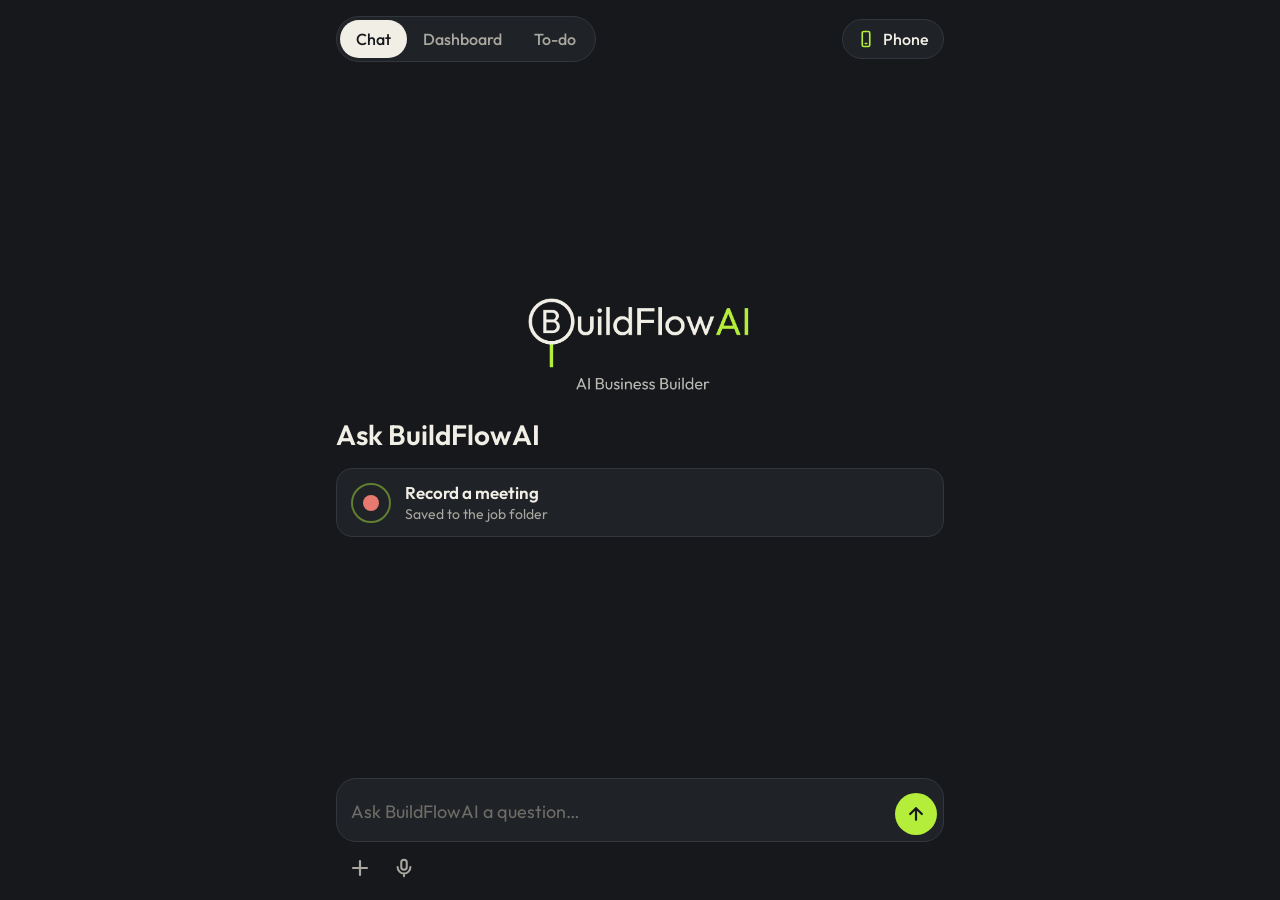
<file: jobs-preview/index.html>
<!doctype html>
<html lang="en">
<head>
<meta charset="utf-8">
<script>location.replace("../app.html" + location.search + location.hash);</script>
<meta name="viewport" content="width=device-width, initial-scale=1, viewport-fit=cover, interactive-widget=resizes-content">
<title>BuildFlowAI preview</title>
<meta name="apple-mobile-web-app-title" content="BuildFlowAI">
<meta name="apple-mobile-web-app-capable" content="yes">
<meta name="mobile-web-app-capable" content="yes">
<meta name="apple-mobile-web-app-status-bar-style" content="black-translucent">
<meta name="theme-color" content="#16181B">
<meta name="robots" content="noindex">
<meta http-equiv="Cache-Control" content="no-cache">
<link rel="apple-touch-icon" href="../icons/apple-touch-icon-180.png">
<link rel="icon" href="../icons/favicon-32.png" sizes="32x32">
<link rel="preconnect" href="https://fonts.googleapis.com">
<link rel="preconnect" href="https://fonts.gstatic.com" crossorigin>
<link href="https://fonts.googleapis.com/css2?family=Outfit:wght@400;500;600;700&display=swap" rel="stylesheet">
<style>
  :root { --bg:#16181B; --card:#1F2226; --card2:#262A2F; --line:#33373D; --ink:#F1EEE6; --muted:#A9A79F; --faint:#6E6C66;
          --accent:#B4EE3A; --coral:#E8796E; --bad:#FF8A7A; }
  * { box-sizing:border-box; -webkit-tap-highlight-color:transparent; }
  html, body { background:var(--bg); height:100%; }
  body { margin:0; color:var(--ink); font-family:"Outfit", -apple-system, system-ui, sans-serif; font-size:18px; line-height:1.4; }
  button { font:inherit; color:inherit; }
  [hidden] { display:none !important; }
  .app { max-width:640px; margin:0 auto; min-height:100%; display:flex; flex-direction:column;
         padding:max(12px, env(safe-area-inset-top)) 16px 0; }
  /* top bar: tabs + Call */
  .top { display:flex; align-items:center; gap:10px; padding:4px 0 10px; }
  .tabs { display:flex; background:var(--card); border:1.5px solid var(--line); border-radius:999px; padding:3px; }
  .tabs button { border:0; background:transparent; padding:8px 16px; border-radius:999px; font-size:16px; font-weight:500; color:var(--muted); cursor:pointer; display:flex; align-items:center; gap:6px; }
  .tabs button.on { background:var(--ink); color:var(--bg); }
  .badge { min-width:20px; height:20px; padding:0 6px; border-radius:10px; background:var(--coral); color:#fff; font-size:12px; font-weight:700; display:inline-flex; align-items:center; justify-content:center; }
  .tabs button.on .badge { background:var(--bg); color:var(--ink); }
  .spacer { flex:1; }
  .call { display:inline-flex; align-items:center; gap:8px; padding:8px 14px; border-radius:999px; background:var(--card);
          border:1.5px solid var(--line); font-size:16px; font-weight:500; cursor:pointer; }
  .call svg { color:var(--accent); }
  .pv { background:#2B2F34; border:1.5px dashed var(--accent); border-radius:12px; padding:8px 12px; font-size:14px; margin:0 0 10px; text-align:center; color:var(--muted); }
  .pv b { color:var(--ink); font-weight:600; }

  /* ---------- Chat ---------- */
  .chat { flex:1; display:flex; flex-direction:column; min-height:0; }
  .hello { flex:1; display:flex; flex-direction:column; justify-content:center; padding:10px 0 8px; }
  .hello img { width:min(230px, 62vw); height:auto; display:block; margin:0 auto 18px; }
  .hello h1 { font-size:28px; font-weight:600; margin:0 0 14px; }
  .chat.talking .hello { display:none; }
  .msgs { display:none; flex:1; overflow-y:auto; padding:6px 0 12px; }
  .chat.talking .msgs { display:block; }
  .m { margin:12px 0; display:flex; }
  .m.me { justify-content:flex-end; }
  .m .b { max-width:86%; padding:11px 15px; border-radius:18px; white-space:pre-wrap; word-wrap:break-word; }
  .m.me .b { background:var(--card2); border-bottom-right-radius:6px; }
  .m.ai .b { background:transparent; padding-left:2px; padding-right:2px; max-width:100%; }
  .m.ai .who { font-size:13px; color:var(--accent); font-weight:600; margin-bottom:2px; }
  .src { margin-top:8px; font-size:13px; color:var(--muted); }
  .chip { display:inline-flex; align-items:center; gap:6px; margin-top:10px; padding:6px 12px; border-radius:999px; background:#232A16; border:1px solid rgba(180,238,58,.35); color:var(--accent); font-size:14px; }
  .mail { margin-top:12px; border:1.5px solid var(--line); border-radius:14px; background:var(--card); padding:12px 14px; }
  .mail .h { font-size:13px; color:var(--muted); margin-bottom:2px; }
  .mail .sub { font-weight:600; margin:4px 0 8px; }
  .mail .body { white-space:pre-wrap; font-size:15px; color:var(--ink); max-height:240px; overflow:auto; border-top:1px solid var(--line); padding-top:8px; }
  .mail .acts { display:flex; gap:8px; margin-top:10px; flex-wrap:wrap; }
  .mail a, .mail button { padding:8px 14px; border-radius:12px; border:1.5px solid var(--line); background:transparent; color:var(--ink); font-size:15px; text-decoration:none; cursor:pointer; }
  .mail a.pri { background:var(--accent); border-color:var(--accent); color:var(--bg); font-weight:600; }
  .maybe { margin-top:10px; display:flex; flex-wrap:wrap; gap:8px; align-items:center; }
  .maybe .q { width:100%; color:var(--accent); font-weight:600; font-size:16px; }
  .maybe button { padding:8px 18px; border-radius:12px; border:1.5px solid var(--line); background:transparent; font-size:15px; cursor:pointer; }
  .maybe button.pri { background:var(--accent); border-color:var(--accent); color:var(--bg); font-weight:600; }
  .typing { color:var(--muted); font-size:15px; }
  .typing i { display:inline-block; width:6px; height:6px; margin:0 2px; border-radius:50%; background:var(--muted); animation:blink 1.2s infinite; }
  .typing i:nth-child(2) { animation-delay:.2s; } .typing i:nth-child(3) { animation-delay:.4s; }
  @keyframes blink { 0%,80%,100% { opacity:.25; } 40% { opacity:1; } }
  .newchat { display:none; margin:2px auto 0; background:none; border:0; color:var(--muted); font-size:14px; text-decoration:underline; cursor:pointer; }
  .chat.talking .newchat { display:block; }

  /* the box (composer) */
  .dock { padding:6px 0 max(12px, env(safe-area-inset-bottom)); background:var(--bg); }
  .chat.talking .dock { position:sticky; bottom:0; }
  .composer { background:var(--card); border:1.5px solid var(--line); border-radius:20px; padding:6px 6px 6px 14px; }
  .composer:focus-within { border-color:var(--accent); }
  .composer .row { display:flex; align-items:flex-end; gap:6px; }
  .composer textarea { flex:1; min-width:0; min-height:46px; max-height:200px; border:0; background:transparent; color:var(--ink);
         padding:11px 0; resize:none; outline:none; font:inherit; font-size:18px; line-height:1.35; }
  ::placeholder { color:var(--faint); }
  @media (max-width:480px) { .chat:not(.talking) .composer textarea { min-height:70px; } }
  .go { flex:none; width:42px; height:42px; border-radius:50%; border:0; cursor:pointer; display:flex; align-items:center; justify-content:center; background:var(--accent); color:var(--bg); }
  .go:disabled { opacity:.4; }
  .tools { display:flex; align-items:center; gap:4px; padding:6px 4px 0; }
  .tool { width:40px; height:40px; border-radius:50%; border:0; background:transparent; color:var(--muted); cursor:pointer; display:flex; align-items:center; justify-content:center; }
  .tool:hover { color:var(--ink); background:var(--card); }
  .tool.on { background:var(--accent); color:var(--bg); animation:pulse 1.2s ease-in-out infinite; }
  @keyframes pulse { 0%,100% { box-shadow:0 0 0 0 rgba(180,238,58,.5); } 50% { box-shadow:0 0 0 10px rgba(180,238,58,0); } }
  .tool.rec { display:none; }
  .chat.talking .tool.rec { display:flex; }
  .tool.rec i { width:12px; height:12px; border-radius:50%; background:var(--coral); box-shadow:0 0 0 3px rgba(180,238,58,.35); }
  .hint { font-size:14px; color:var(--muted); margin:4px 6px 0; }
  .plusmenu { display:flex; gap:8px; padding:6px 0 0; }
  .plusmenu button { flex:1; display:flex; align-items:center; justify-content:center; gap:8px; padding:12px; border-radius:14px; border:1.5px solid var(--line); background:var(--card); font-size:16px; cursor:pointer; }
  .flist { list-style:none; padding:0; margin:4px 0 0; }
  .flist li { display:flex; justify-content:space-between; gap:10px; padding:6px 0; color:var(--muted); font-size:15px; border-bottom:1px solid var(--line); }
  .flist button { background:none; border:0; color:var(--muted); font-size:15px; text-decoration:underline; cursor:pointer; }
  #files, #cam { display:none; }
  /* record a meeting (option A) */
  .recA { display:flex; align-items:center; gap:14px; padding:12px 14px; margin:0 0 14px; background:var(--card); border:1.5px solid var(--line); border-radius:16px; color:inherit; text-decoration:none; }
  .recA .dot { flex:none; width:40px; height:40px; border-radius:50%; display:flex; align-items:center; justify-content:center; border:2px solid rgba(180,238,58,.45); }
  .recA .dot i { width:16px; height:16px; border-radius:50%; background:var(--coral); }
  .recA:hover .dot { border-color:var(--accent); }
  .recA b { display:block; font-weight:600; font-size:17px; }
  .recA small { display:block; color:var(--muted); font-size:14px; }

  /* ---------- To-do ---------- */
  .todo { flex:1; padding:4px 0 30px; }
  .todo h1 { font-size:26px; font-weight:600; margin:6px 0 4px; }
  .todo .sub { color:var(--muted); font-size:15px; margin:0 0 14px; }
  .filters { display:flex; gap:8px; flex-wrap:wrap; margin:0 0 12px; }
  .filters button { padding:6px 14px; border-radius:999px; border:1.5px solid var(--line); background:transparent; font-size:15px; color:var(--muted); cursor:pointer; }
  .filters button.on { border-color:var(--ink); color:var(--ink); }
  .sec { font-size:13px; letter-spacing:.08em; text-transform:uppercase; color:var(--muted); margin:18px 2px 8px; }
  .item { background:var(--card); border:1.5px solid var(--line); border-radius:16px; padding:14px 14px 12px; margin:0 0 10px; }
  .item.urgent { border-left:4px solid var(--coral); }
  .item .t { font-weight:600; font-size:18px; line-height:1.3; }
  .item .meta { font-size:14px; color:var(--muted); margin-top:3px; }
  .item .d { font-size:15px; color:#CFCCC3; margin-top:8px; }
  .item .auto { font-size:13px; color:var(--muted); margin-top:8px; display:flex; gap:6px; align-items:flex-start; }
  .item .auto svg { flex:none; color:var(--accent); margin-top:2px; }
  .acts { display:flex; gap:8px; margin-top:12px; flex-wrap:wrap; }
  .acts button { padding:9px 14px; border-radius:12px; border:1.5px solid var(--line); background:transparent; font-size:15px; cursor:pointer; }
  .acts button.pri { background:var(--accent); border-color:var(--accent); color:var(--bg); font-weight:600; }
  .acts button:disabled { opacity:.5; }
  .snz { display:flex; gap:6px; margin-top:8px; }
  .snz button { flex:1; padding:8px; border-radius:10px; border:1.5px solid var(--line); background:var(--bg); font-size:14px; cursor:pointer; }
  .item.ask { border-color:rgba(180,238,58,.5); }
  .item.ask .q { color:var(--accent); font-weight:600; margin-top:8px; }
  .item.finished { opacity:.75; padding:10px 14px; display:flex; align-items:center; gap:10px; }
  .item.finished .t { font-size:16px; font-weight:500; text-decoration:line-through; text-decoration-color:var(--faint); }
  .item.finished .meta { margin:0; }
  .item.finished .grow { flex:1; min-width:0; }
  .undo { background:none; border:0; color:var(--accent); font-size:15px; cursor:pointer; text-decoration:underline; }
  .empty { text-align:center; color:var(--muted); padding:30px 0; }
  .err { color:var(--bad); font-size:15px; margin:8px 2px; }

  .sheet { position:fixed; inset:0; background:rgba(0,0,0,.6); display:flex; align-items:flex-end; justify-content:center; z-index:20; }
  .sheet > div { background:var(--card); width:100%; max-width:520px; border-radius:20px 20px 0 0; padding:24px 20px max(24px, env(safe-area-inset-bottom)); text-align:center; }
  .sheet h3 { margin:6px 0 6px; font-size:22px; }
  .sheet p { color:var(--muted); margin:0 0 18px; font-size:16px; }
  .sheet button { width:100%; padding:14px; border-radius:12px; border:0; background:var(--accent); color:var(--bg); font-weight:600; cursor:pointer; }
  .dropover { position:fixed; inset:0; z-index:30; background:rgba(22,24,27,.93); border:3px dashed var(--accent); display:flex; align-items:center; justify-content:center; font-size:22px; font-weight:600; color:var(--accent); pointer-events:none; }
  .dropover span { background:var(--card); border:1.5px solid var(--accent); border-radius:999px; padding:14px 26px; }
</style>
</head>
<body>
<div class="app">
  <div class="top">
    <div class="tabs" role="tablist">
      <button type="button" id="tabChat" class="on" role="tab">Chat</button>
      <button type="button" id="tabTodo" role="tab">To-do <span class="badge" id="todoCount" hidden></span></button>
    </div>
    <span class="spacer"></span>
    <button class="call" id="call" type="button" aria-label="Call BuildFlowAI"><svg width="18" height="18" viewBox="0 0 24 24" fill="none" stroke="currentColor" stroke-width="2.2" stroke-linecap="round" stroke-linejoin="round"><path d="M22 16.9v3a2 2 0 0 1-2.2 2 19.8 19.8 0 0 1-8.6-3.1 19.5 19.5 0 0 1-6-6A19.8 19.8 0 0 1 2.1 4.2 2 2 0 0 1 4.1 2h3a2 2 0 0 1 2 1.7c.1.9.4 1.8.7 2.7a2 2 0 0 1-.5 2.1L8 9.8a16 16 0 0 0 6 6l1.3-1.3a2 2 0 0 1 2.1-.5c.9.3 1.8.6 2.7.7a2 2 0 0 1 1.7 2z"/></svg>Call</button>
  </div>
  <p class="pv"><b>Preview for Michael.</b> This page is connected: requests and To-do changes are real.</p>

  <!-- CHAT (home) -->
  <section class="chat" id="chat">
    <div class="hello">
      <img src="../icons/logo.png" alt="BuildFlowAI, AI Business Builder">
      <h1>New request</h1>
      <a class="recA" href="../voice-preview/"><span class="dot"><i></i></span><span><b>Record a meeting</b><small>Saved to the job folder</small></span></a>
    </div>
    <div class="msgs" id="msgs" aria-live="polite"></div>
    <div class="dock">
      <form id="f" novalidate>
        <div class="composer" id="composer">
          <ul class="flist" id="flist"></ul>
          <div class="row">
            <textarea id="what" rows="1" placeholder="Ask BuildFlowAI a question or start a task…" aria-label="Message"></textarea>
            <button class="go" id="send" type="submit" aria-label="Send"><svg width="20" height="20" viewBox="0 0 24 24" fill="none" stroke="currentColor" stroke-width="2.6" stroke-linecap="round" stroke-linejoin="round"><path d="M12 19V5M5 12l7-7 7 7"/></svg></button>
          </div>
        </div>
        <div class="tools">
          <button class="tool" id="plus" type="button" aria-label="Add photos or files"><svg width="22" height="22" viewBox="0 0 22 22" fill="none" stroke="currentColor" stroke-width="2.2" stroke-linecap="round"><path d="M11 4v14M4 11h14"/></svg></button>
          <button class="tool" id="mic" type="button" aria-label="Talk instead of typing"><svg width="22" height="22" viewBox="0 0 24 24" fill="none" stroke="currentColor" stroke-width="2.2" stroke-linecap="round" stroke-linejoin="round"><rect x="9" y="3" width="6" height="11" rx="3"/><path d="M5 11a7 7 0 0 0 14 0M12 18v3"/></svg></button>
          <a class="tool rec" href="../voice-preview/" aria-label="Record a meeting" title="Record a meeting"><i></i></a>
          <span class="spacer"></span>
          <button class="newchat" id="newchat" type="button">New chat</button>
        </div>
        <div class="plusmenu" id="plusMenu" hidden>
          <button type="button" id="camBtn"><svg width="20" height="20" viewBox="0 0 24 24" fill="none" stroke="currentColor" stroke-width="2" stroke-linecap="round" stroke-linejoin="round"><path d="M4 8h3l2-3h6l2 3h3v11H4z"/><circle cx="12" cy="13" r="3.5"/></svg>Take photo</button>
          <button type="button" id="addBtn"><svg width="20" height="20" viewBox="0 0 24 24" fill="none" stroke="currentColor" stroke-width="2" stroke-linecap="round" stroke-linejoin="round"><rect x="3" y="4" width="18" height="16" rx="2"/><circle cx="9" cy="10" r="2"/><path d="M21 16l-5-5-9 9"/></svg>Photos or files</button>
        </div>
        <p class="hint" id="hint" hidden></p>
        <input type="file" id="cam" accept="image/*" capture="environment">
        <input type="file" id="files" multiple>
      </form>
    </div>
  </section>

  <!-- TO-DO -->
  <section class="todo" id="todo" hidden>
    <h1>To-do</h1>
    <p class="sub">Items stay here until they're done. BuildFlowAI checks them off when it can tell, and asks when it can't.</p>
    <div class="filters" id="filters" hidden></div>
    <p class="err" id="todoErr" hidden></p>
    <div id="todoList"><p class="empty">Loading…</p></div>
  </section>

  <div class="dropover" id="dropover" hidden><span>Drop to attach</span></div>
  <div class="sheet" id="callSheet" hidden><div>
    <h3>Talk to BuildFlowAI</h3>
    <p>This will be a live voice call with BuildFlowAI, in the same warm voice as the recorder. It's the same chat, just spoken. Coming soon.</p>
    <button type="button" id="callClose">OK</button>
  </div></div>
</div>

<script>
(function () {
  var API = "https://script.google.com/macros/s/AKfycbzi4KHTN8AChENP4Ar28nSZCsBPkSzxQ2dytwbO-GTAX0x5VGnK60bLJXq3WZm_A7zU9g/exec"; // requests + To-do
  var CHAT = "https://buildflowai-chat.mekovacs22.workers.dev";  // answers from the brain (Gemini)
  var $ = function (id) { return document.getElementById(id); };
  function store(k, v) { try { if (v === undefined) return localStorage.getItem(k); localStorage.setItem(k, v); } catch (e) { return null; } }
  var m = location.search.match(/[?&]k=([\w-]+)/);
  var key = m ? m[1] : store('abf_k');
  if (m) store('abf_k', key);
  var HKEY = 'abf_chat_' + (key || 'x').slice(0, 6);

  // ---------- tabs ----------
  function show(tab) {
    $('tabChat').classList.toggle('on', tab === 'chat'); $('tabTodo').classList.toggle('on', tab === 'todo');
    $('chat').hidden = tab !== 'chat'; $('todo').hidden = tab !== 'todo';
    if (tab === 'todo') loadTodos();
  }
  $('tabChat').onclick = function () { show('chat'); };
  $('tabTodo').onclick = function () { show('todo'); };
  $('call').onclick = function () { $('callSheet').hidden = false; };
  $('callClose').onclick = function () { $('callSheet').hidden = true; };

  var box = document.getElementById('what');
  // ---------- chat history (kept on this device) ----------
  var hist = []; try { hist = JSON.parse(store(HKEY) || '[]'); } catch (e) { hist = []; }
  function save() { store(HKEY, JSON.stringify(hist.slice(-60))); }
  function esc(s) { return String(s).replace(/[&<>"]/g, function (c) { return { '&': '&amp;', '<': '&lt;', '>': '&gt;', '"': '&quot;' }[c]; }); }
  function bubble(msg) {
    var d = document.createElement('div'); d.className = 'm ' + (msg.role === 'user' ? 'me' : 'ai');
    var b = document.createElement('div'); b.className = 'b';
    if (msg.role !== 'user') b.innerHTML = '<div class="who">BuildFlowAI</div>';
    var t = document.createElement('div'); t.textContent = msg.text; b.appendChild(t);
    if (msg.files) { var f = document.createElement('div'); f.className = 'src'; f.textContent = 'Attached: ' + msg.files; b.appendChild(f); }
    if (msg.sources && msg.sources !== 'general') { var s = document.createElement('div'); s.className = 'src'; s.textContent = 'From: ' + msg.sources.split('|').map(function (x) { return x.trim(); }).join(' · '); b.appendChild(s); }
    if (msg.req) { var c = document.createElement('div'); c.className = 'chip'; c.textContent = '✓ Got it, starting this as a task (#' + msg.req + ')'; b.appendChild(c); }
    if (msg.mail) {
      var m = msg.mail, mc = document.createElement('div'); mc.className = 'mail';
      var to = m.to ? (m.to_name ? m.to_name + ' <' + m.to + '>' : m.to) : (m.to_name || 'Add who it goes to');
      mc.innerHTML = '<div class="h">Email draft · To: ' + esc(to) + '</div><div class="sub">' + esc(m.subject || '(no subject)') + '</div><div class="body"></div>';
      mc.querySelector('.body').textContent = m.body || '';
      var ma = document.createElement('div'); ma.className = 'acts';
      var go = document.createElement('a'); go.className = 'pri'; go.textContent = 'Send from my email';
      go.href = 'mailto:' + encodeURIComponent(m.to || '').replace(/%40/g, '@') + '?subject=' + encodeURIComponent(m.subject || '') + '&body=' + encodeURIComponent(m.body || '');
      var cp = document.createElement('button'); cp.type = 'button'; cp.textContent = 'Copy text';
      cp.onclick = function () { try { navigator.clipboard.writeText((m.subject ? 'Subject: ' + m.subject + '\n\n' : '') + (m.body || '')); cp.textContent = 'Copied'; } catch (e) {} };
      ma.appendChild(go); ma.appendChild(cp); mc.appendChild(ma); b.appendChild(mc);
    }
    if (msg.maybe && !msg.req) {
      var q = document.createElement('div'); q.className = 'maybe';
      if (msg.declined) q.innerHTML = '<span class="src">Kept as a chat, no task.</span>';
      else {
        q.innerHTML = '<div class="q">Want me to make this a task?</div>';
        var y = document.createElement('button'); y.type = 'button'; y.textContent = 'Yes'; y.className = 'pri';
        var n = document.createElement('button'); n.type = 'button'; n.textContent = 'No';
        y.onclick = function () { y.disabled = n.disabled = true; fileRequest(msg.ask + '\n\n(BuildFlowAI summary: ' + msg.maybe + ')', []).then(function (d) { msg.req = d.num; save(); redraw(); loadTodos(); }, function () { y.disabled = n.disabled = false; }); };
        n.onclick = function () { msg.declined = true; save(); redraw(); };
        q.appendChild(y); q.appendChild(n);
      }
      b.appendChild(q);
    }
    d.appendChild(b); $('msgs').appendChild(d); return { el: d, text: t, box: b };
  }
  function redraw() {
    $('msgs').innerHTML = ''; hist.forEach(bubble);
    $('chat').classList.toggle('talking', hist.length > 0);
    box.placeholder = hist.length ? 'Reply or start a new task…' : 'Ask BuildFlowAI a question or start a task…';
    $('msgs').scrollTop = $('msgs').scrollHeight; window.scrollTo(0, document.body.scrollHeight);
  }
  redraw();
  $('newchat').onclick = function () { hist = []; save(); redraw(); $('what').focus(); };

  // ---------- files ----------
  var picked = [];
  function addFiles(list) { Array.prototype.forEach.call(list || [], function (f) { if (picked.length < 10) picked.push(f); }); drawFiles(); }
  function drawFiles() {
    var ul = $('flist'); ul.innerHTML = '';
    picked.forEach(function (f, i) {
      var li = document.createElement('li'); var s = document.createElement('span'); s.textContent = f.name || ('Photo ' + (i + 1));
      var x = document.createElement('button'); x.type = 'button'; x.textContent = 'Remove'; x.onclick = function () { picked.splice(i, 1); drawFiles(); };
      li.appendChild(s); li.appendChild(x); ul.appendChild(li);
    });
  }
  $('plus').onclick = function () { $('plusMenu').hidden = !$('plusMenu').hidden; };
  $('camBtn').onclick = function () { $('cam').click(); };
  $('addBtn').onclick = function () { $('files').click(); };
  $('cam').onchange = function () { addFiles(this.files); this.value = ''; $('plusMenu').hidden = true; };
  $('files').onchange = function () { addFiles(this.files); this.value = ''; $('plusMenu').hidden = true; };
  ['dragenter', 'dragover'].forEach(function (t) { window.addEventListener(t, function (e) {
    if (e.dataTransfer && Array.prototype.indexOf.call(e.dataTransfer.types || [], 'Files') > -1) { e.preventDefault(); $('dropover').hidden = false; } }); });
  ['dragleave', 'dragend'].forEach(function (t) { window.addEventListener(t, function (e) { if (!e.relatedTarget) $('dropover').hidden = true; }); });
  window.addEventListener('drop', function (e) { $('dropover').hidden = true; if (!e.dataTransfer || !e.dataTransfer.files.length) return; e.preventDefault(); addFiles(e.dataTransfer.files); show('chat'); });
  window.addEventListener('paste', function (e) { var it = (e.clipboardData && e.clipboardData.files) || []; if (it.length) { e.preventDefault(); addFiles(it); } });
  function readFile(f) { return new Promise(function (res, rej) { var fr = new FileReader(); fr.onload = function () { res(String(fr.result).split(',')[1]); }; fr.onerror = rej; fr.readAsDataURL(f); }); }
  function shrink(f) {
    if (!/^image\/(jpeg|png|webp|heic|heif)$/i.test(f.type)) return readFile(f).then(function (d) { return { name: f.name, type: f.type, data: d }; });
    return new Promise(function (res) {
      var url = URL.createObjectURL(f), img = new Image();
      img.onload = function () {
        var s = Math.min(1, 2000 / Math.max(img.width, img.height)), c = document.createElement('canvas');
        c.width = Math.round(img.width * s); c.height = Math.round(img.height * s); c.getContext('2d').drawImage(img, 0, 0, c.width, c.height); URL.revokeObjectURL(url);
        res({ name: (f.name || 'photo').replace(/\.\w+$/, '') + '.jpg', type: 'image/jpeg', data: c.toDataURL('image/jpeg', 0.85).split(',')[1] });
      };
      img.onerror = function () { URL.revokeObjectURL(url); readFile(f).then(function (d) { res({ name: f.name, type: f.type, data: d }); }); };
      img.src = url;
    });
  }

  // ---------- box: autogrow, Enter to send on a computer, mic ----------
  box.addEventListener('input', function () { this.style.height = 'auto'; this.style.height = Math.min(this.scrollHeight, 200) + 'px'; });
  box.addEventListener('keydown', function (e) {
    if (e.key === 'Enter' && !e.shiftKey && !/iphone|ipad|android/i.test(navigator.userAgent)) { e.preventDefault(); $('f').requestSubmit(); }
  });
  (function () {
    var SR = window.SpeechRecognition || window.webkitSpeechRecognition, rec = null, on = false, base = '', mic = $('mic'), hint = $('hint');
    mic.onclick = function () {
      if (!SR) { hint.hidden = false; hint.textContent = 'Talking to type isn\'t available in this browser. Try Safari or Chrome.'; return; }
      if (on) { rec.stop(); return; }
      rec = new SR(); rec.lang = 'en-US'; rec.continuous = true; rec.interimResults = true;
      base = box.value ? box.value.replace(/\s*$/, ' ') : '';
      rec.onresult = function (e) { var t = ''; for (var i = 0; i < e.results.length; i++) t += e.results[i][0].transcript; box.value = base + t; box.dispatchEvent(new Event('input')); };
      rec.onerror = function (e) { hint.hidden = false; hint.textContent = e.error === 'not-allowed' ? 'Allow the microphone to talk instead of typing.' : 'Didn\'t catch that. Tap the mic and try again.'; };
      rec.onend = function () { on = false; mic.classList.remove('on'); if (!/Allow|catch/.test(hint.textContent)) hint.hidden = true; };
      rec.start(); on = true; mic.classList.add('on'); hint.hidden = false; hint.textContent = 'Listening. Tap the mic again when you\'re done, then the arrow to send.';
    };
  })();

  // ---------- send ----------
  function fileRequest(what, files) { // files the work in the tracker; the receiver wakes the inbox agent at once
    return fetch(API, { method: 'POST', headers: { 'Content-Type': 'text/plain;charset=utf-8' },
      body: JSON.stringify({ k: key, what: what, job: '', when: '', files: files || [] }) }).then(function (r) { return r.json(); })
      .then(function (d) { if (!d.ok) throw new Error(d.error || 'fail'); return d; });
  }
  function askBrain(onText) { // streams an answer from the brain + Gemini chat worker
    var msgs = hist.filter(function (x) { return x.text; }).slice(-24).map(function (x) { return { role: x.role, text: x.text }; });
    return fetch(CHAT + '/api/chat', { method: 'POST', headers: { 'Content-Type': 'application/json', 'Authorization': 'Bearer ' + key },
      body: JSON.stringify({ messages: msgs }) }).then(function (r) {
      if (!r.ok || !r.body) throw new Error('chat ' + r.status);
      var rd = r.body.getReader(), dec = new TextDecoder(), all = '';
      function pump() { return rd.read().then(function (x) { if (x.done) return all; all += dec.decode(x.value, { stream: true }); onText(all); return pump(); }); }
      return pump();
    });
  }
  function split(raw) { // reply text, SOURCES line, TASK line (work), MAYBE_TASK line (not sure), EMAIL_DRAFT line (JSON)
    var src = '', task = '', maybe = '', mail = null;
    var lines = raw.replace(/\s+$/, '').split('\n').filter(function (l) {
      var s = l.match(/^\s*SOURCES:\s*(.*)$/i), t = l.match(/^\s*TASK:\s*(.*)$/i), mb = l.match(/^\s*MAYBE_TASK:\s*(.*)$/i);
      var em = l.match(/^\s*EMAIL_DRAFT:\s*(.*)$/i); // hidden while it streams in
      if (em) { try { mail = JSON.parse(em[1]); } catch (e) { mail = null; } return false; }
      if (s) { src = s[1].trim(); return false; } if (t) { task = t[1].trim(); return false; } if (mb) { maybe = mb[1].trim(); return false; } return true;
    });
    return { text: lines.join('\n').replace(/\s+$/, ''), sources: src, task: task, maybe: maybe, mail: mail };
  }
  var busy = false;
  $('f').onsubmit = function (ev) {
    ev.preventDefault();
    var what = box.value.trim();
    if (busy || (!what && !picked.length)) return;
    if (!key) { alert('This page needs your personal BuildFlowAI link.'); return; }
    busy = true; $('send').disabled = true; $('plusMenu').hidden = true;
    var files = picked.slice(); picked = []; drawFiles();
    var me = { role: 'user', text: what || 'Photos and files', files: files.map(function (f) { return f.name || 'photo'; }).join(', ') };
    hist.push(me); save(); box.value = ''; box.style.height = ''; redraw();
    var ai = { role: 'assistant', text: '' }, view = bubble(ai);
    view.text.innerHTML = '<span class="typing"><i></i><i></i><i></i></span>';
    $('chat').classList.add('talking'); $('msgs').scrollTop = $('msgs').scrollHeight;
    function finish() { hist.push(ai); save(); redraw(); busy = false; $('send').disabled = false; }
    function asRequest(text, reply) {
      return Promise.all(files.map(shrink)).then(function (data) { return fileRequest(text, data); }).then(function (d) {
        ai.req = d.num; ai.text = d.reply || reply || 'Got it. BuildFlowAI is on it. You\'ll hear back here or by email.';
      });
    }
    var p;
    if (files.length) p = asRequest(what || 'Photos and files from the app'); // photos and files always go in as work
    else p = askBrain(function (raw) { view.text.textContent = split(raw).text; $('msgs').scrollTop = $('msgs').scrollHeight; })
      .then(function (raw) {
        var r = split(raw); ai.text = r.text; ai.sources = r.sources;
        if (r.mail) { ai.mail = r.mail; return; } // a draft for them to send from their own email
        if (r.maybe && !r.task) { ai.maybe = r.maybe; ai.ask = what; return; }
        if (r.task) return fileRequest(what + (r.task && r.task !== what ? '\n\n(BuildFlowAI summary: ' + r.task + ')' : ''), []).then(function (d) { ai.req = d.num; });
      }, function () { return asRequest(what); }); // chat not reachable yet: file it so nothing is lost
    p.then(finish, function () { ai.text = 'That didn\'t go through. Check your connection and tap send again.'; hist.pop(); box.value = what; finish(); });
  };

  // ---------- To-do ----------
  var todos = [], me = '', admin = false, who = 'mine', openSnooze = '';
  function ago(iso) { if (!iso) return ''; var d = Math.floor((Date.now() - new Date(iso)) / 864e5); return d <= 0 ? 'today' : d === 1 ? '1 day' : d + ' days'; }
  function loadTodos() {
    if (!key) { $('todoList').innerHTML = '<p class="empty">This page needs your personal link.</p>'; return; }
    return fetch(API + '?action=todos&k=' + encodeURIComponent(key)).then(function (r) { return r.json(); }).then(function (d) {
      if (!d.ok) throw new Error('todos');
      todos = d.items; me = d.me; admin = d.admin; $('todoErr').hidden = true; drawTodos();
    }).catch(function () { $('todoErr').hidden = false; $('todoErr').textContent = 'Couldn\'t load the list. Pull down or tap To-do to try again.'; });
  }
  function act(id, op, until) {
    var t = todos.filter(function (x) { return x.id === id; })[0]; if (!t) return;
    var before = t.status; // update the screen right away, then save
    t.status = { done: 'done', yes: 'done', cancel: 'cancelled', snooze: 'snoozed', notyet: 'open', undo: 'open' }[op] || t.status;
    t.updated = new Date().toISOString(); openSnooze = ''; drawTodos();
    fetch(API, { method: 'POST', headers: { 'Content-Type': 'text/plain;charset=utf-8' }, body: JSON.stringify({ k: key, action: 'todo', id: id, op: op, until: until }) })
      .then(function (r) { return r.json(); }).then(function (d) { if (!d.ok) throw new Error(); return loadTodos(); })
      .catch(function () { t.status = before; drawTodos(); $('todoErr').hidden = false; $('todoErr').textContent = 'That didn\'t save. Try again.'; });
  }
  function drawTodos() {
    var people = []; todos.forEach(function (t) { if (people.indexOf(t.person) < 0) people.push(t.person); });
    var fl = $('filters'); fl.hidden = !admin; fl.innerHTML = '';
    if (admin) ['all'].concat(people).forEach(function (p) {
      var b = document.createElement('button'); b.type = 'button'; b.textContent = p === 'all' ? 'Everyone' : p; b.className = (who === p || (who === 'mine' && p === 'all')) ? 'on' : '';
      b.onclick = function () { who = p; drawTodos(); }; fl.appendChild(b);
    });
    var list = todos.filter(function (t) { return !admin || who === 'mine' || who === 'all' || t.person === who; });
    var ask = list.filter(function (t) { return t.status === 'ask'; });
    var open = list.filter(function (t) { return t.status === 'open'; }).sort(function (a, b) { return (b.urgent - a.urgent) || (new Date(a.created) - new Date(b.created)); });
    var snoozed = list.filter(function (t) { return t.status === 'snoozed'; });
    var fin = list.filter(function (t) { return /done|cancelled/.test(t.status); }).sort(function (a, b) { return new Date(b.updated) - new Date(a.updated); });
    var openCount = list.filter(function (t) { return t.status === 'open' || t.status === 'ask'; }).length;
    $('todoCount').hidden = !openCount; $('todoCount').textContent = openCount;
    var out = $('todoList'); out.innerHTML = '';
    function sec(label) { var h = document.createElement('p'); h.className = 'sec'; h.textContent = label; out.appendChild(h); }
    function card(t) {
      var c = document.createElement('div'); c.className = 'item' + (t.urgent ? ' urgent' : '') + (t.status === 'ask' ? ' ask' : '');
      var meta = [t.job, admin ? t.person : '', 'open ' + ago(t.created)].filter(Boolean).join(' · ');
      c.innerHTML = '<div class="t">' + esc(t.title) + '</div><div class="meta">' + esc(meta) + '</div>' +
        (t.detail ? '<div class="d">' + esc(t.detail) + '</div>' : '') +
        (t.auto ? '<div class="auto"><svg width="14" height="14" viewBox="0 0 24 24" fill="none" stroke="currentColor" stroke-width="2.6" stroke-linecap="round" stroke-linejoin="round"><path d="M20 6L9 17l-5-5"/></svg><span>' + esc(t.auto) + '</span></div>' : '') +
        (t.status === 'ask' ? '<div class="q">' + esc(t.note || 'Did this get done?') + '</div>' : '');
      var a = document.createElement('div'); a.className = 'acts';
      function btn(label, fn, pri) { var b = document.createElement('button'); b.type = 'button'; b.textContent = label; if (pri) b.className = 'pri'; b.onclick = fn; a.appendChild(b); }
      if (t.status === 'ask') { btn('Yes, done', function () { act(t.id, 'yes'); }, true); btn('Not yet', function () { act(t.id, 'notyet'); }); }
      else {
        btn('Done', function () { act(t.id, 'done'); }, true);
        btn('Snooze', function () { openSnooze = openSnooze === t.id ? '' : t.id; drawTodos(); });
        btn('Cancel', function () { act(t.id, 'cancel'); });
      }
      c.appendChild(a);
      if (openSnooze === t.id) {
        var s = document.createElement('div'); s.className = 'snz';
        [['tomorrow', 'Tomorrow'], ['monday', 'Monday'], ['week', 'Next week']].forEach(function (o) {
          var b = document.createElement('button'); b.type = 'button'; b.textContent = o[1]; b.onclick = function () { act(t.id, 'snooze', o[0]); }; s.appendChild(b);
        });
        c.appendChild(s);
      }
      out.appendChild(c);
    }
    function small(t) {
      var c = document.createElement('div'); c.className = 'item finished';
      var label = t.status === 'cancelled' ? 'Cancelled' : t.status === 'snoozed' ? 'Back ' + new Date(t.until).toLocaleDateString('en-US', { weekday: 'short', month: 'short', day: 'numeric' }) :
        t.status === 'autodone' ? 'Checked off by BuildFlowAI' : 'Done' + (t.by && t.by !== me ? ' by ' + t.by : '');
      c.innerHTML = '<div class="grow"><div class="t">' + esc(t.title) + '</div><div class="meta">' + esc(label) + '</div></div>';
      var u = document.createElement('button'); u.type = 'button'; u.className = 'undo'; u.textContent = t.status === 'snoozed' ? 'Bring back' : 'Undo';
      u.onclick = function () { act(t.id, 'undo'); }; c.appendChild(u);
      if (t.status === 'snoozed') c.querySelector('.t').style.textDecoration = 'none';
      out.appendChild(c);
    }
    if (ask.length) { sec('Did these get done?'); ask.forEach(card); }
    if (open.length) { sec('Open'); open.forEach(card); }
    if (!ask.length && !open.length) out.innerHTML += '<p class="empty">Nothing open. Nice.</p>';
    if (snoozed.length) { sec('Snoozed'); snoozed.forEach(small); }
    if (fin.length) { sec('Done recently'); fin.forEach(small); }
  }
  loadTodos();
  if (location.hash === '#todo') show('todo');
})();
</script>
</body>
</html>
</file>
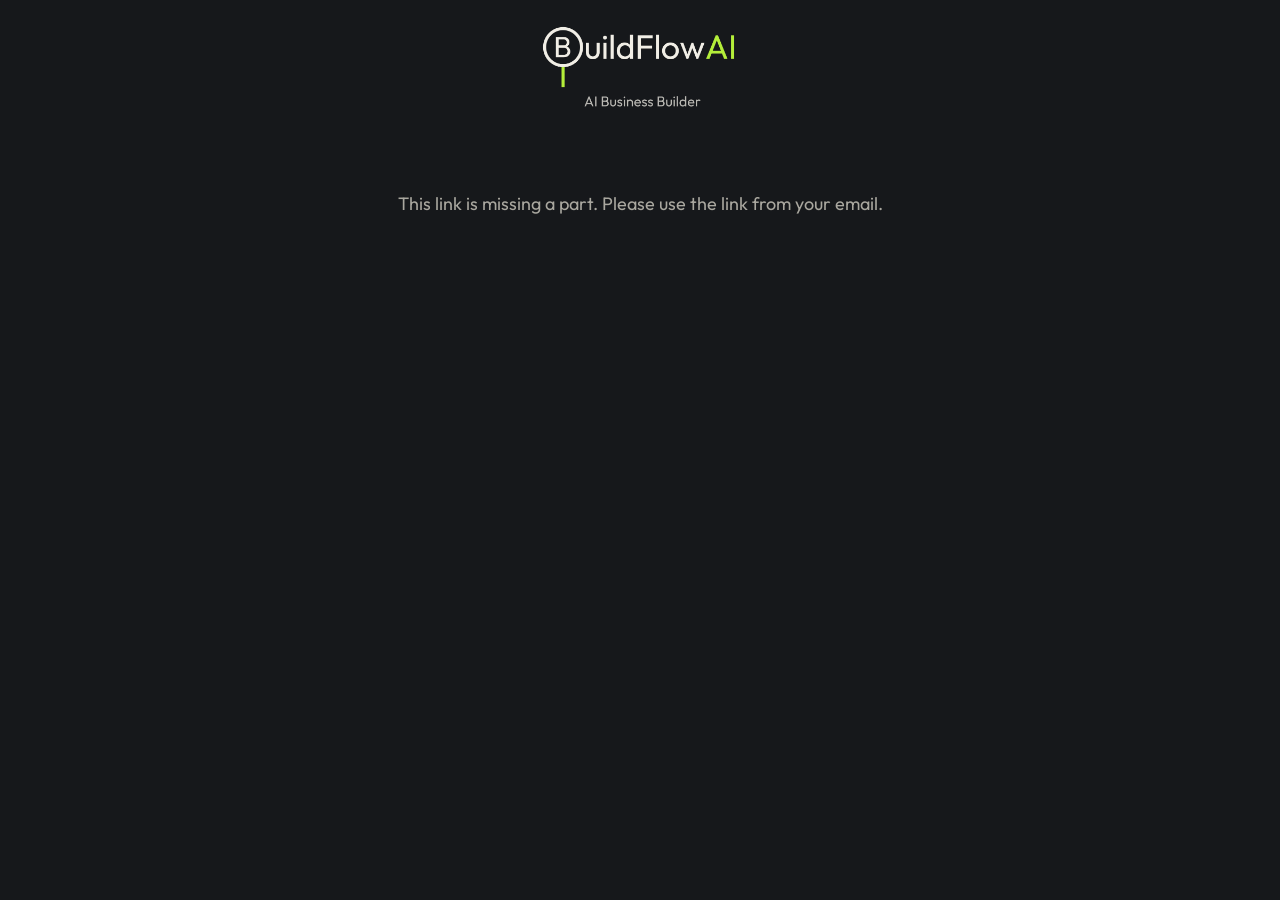
<file: q/index.html>
<!doctype html>
<html lang="en">
<head>
<meta charset="utf-8">
<meta name="viewport" content="width=device-width, initial-scale=1, viewport-fit=cover">
<title>BuildFlowAI Questions</title>
<meta name="robots" content="noindex">
<meta name="theme-color" content="#16181B">
<meta http-equiv="Cache-Control" content="no-cache">
<link rel="icon" href="../icons/favicon-32.png" sizes="32x32">
<link rel="apple-touch-icon" href="../icons/apple-touch-icon-180.png">
<link rel="preconnect" href="https://fonts.googleapis.com">
<link rel="preconnect" href="https://fonts.gstatic.com" crossorigin>
<link href="https://fonts.googleapis.com/css2?family=Outfit:wght@400;500;600;700&display=swap" rel="stylesheet">
<style>
  :root { --bg:#16181B; --card:#1F2226; --line:#33373D; --ink:#F1EEE6; --muted:#A9A79F; --accent:#B4EE3A; --bad:#FF8A7A; }
  * { box-sizing:border-box; -webkit-tap-highlight-color:transparent; }
  html, body { background:var(--bg); }
  body { margin:0; color:var(--ink); font-family:"Outfit", -apple-system, system-ui, sans-serif; font-size:18px; line-height:1.4;
         padding:max(20px, env(safe-area-inset-top)) 16px max(24px, env(safe-area-inset-bottom)); }
  main { max-width:560px; margin:0 auto; }
  header { text-align:center; padding:4px 0 14px; }
  header img { width:min(200px, 55vw); height:auto; }
  h1 { font-size:24px; font-weight:600; margin:0 0 6px; }
  .muted { color:var(--muted); }
  .bar { height:8px; background:var(--card); border-radius:8px; overflow:hidden; margin:18px 0 6px; }
  .bar i { display:block; height:100%; width:0; background:var(--accent); transition:width .25s ease-out; }
  .count { font-size:15px; color:var(--muted); margin-bottom:18px; }
  .q { font-size:21px; font-weight:600; margin:0 0 18px; }
  .opts { display:flex; flex-direction:column; gap:10px; }
  .opts button { text-align:left; min-height:56px; padding:12px 16px; background:var(--card); color:var(--ink); border:1.5px solid var(--line);
         border-radius:14px; font:inherit; font-size:17px; cursor:pointer; }
  .opts button.on { background:var(--accent); color:var(--bg); border-color:var(--accent); font-weight:600; }
  label.note { display:block; margin:18px 0 8px; color:var(--muted); font-size:16px; }
  textarea { width:100%; min-height:90px; background:var(--card); color:var(--ink); border:1.5px solid var(--line); border-radius:14px;
         padding:12px 14px; font:inherit; font-size:17px; outline:none; resize:vertical; }
  textarea:focus { border-color:var(--accent); }
  .nav { display:flex; gap:10px; margin-top:24px; }
  .nav button { min-height:58px; border-radius:16px; font:inherit; font-size:19px; cursor:pointer; }
  .next { flex:2; background:var(--accent); color:var(--bg); border:0; font-weight:700; }
  .next:disabled { opacity:.5; }
  .back { flex:1; background:none; color:var(--ink); border:1.5px solid var(--line); }
  .skip { display:block; margin:16px auto 0; background:none; border:0; color:var(--muted); font:inherit; font-size:16px; text-decoration:underline; cursor:pointer; }
  .err { color:var(--bad); min-height:1.2em; margin:12px 0 0; }
  .done { text-align:center; padding:30px 0; }
  .done .big { width:84px; height:84px; border-radius:50%; background:var(--accent); color:var(--bg); display:flex; align-items:center;
         justify-content:center; margin:0 auto 18px; font-size:44px; font-weight:700; }
  .center { text-align:center; padding:40px 10px; }
</style>
</head>
<body>
<main>
  <header><img src="../icons/logo.png" alt="BuildFlowAI"></header>
  <div id="app"><p class="center muted">Loading your questions...</p></div>
</main>
<script>
(function () {
  var API = "https://script.google.com/macros/s/AKfycbzi4KHTN8AChENP4Ar28nSZCsBPkSzxQ2dytwbO-GTAX0x5VGnK60bLJXq3WZm_A7zU9g/exec";
  var P = new URLSearchParams(location.search);
  var K = P.get('k') || '', F = P.get('f') || '';
  var app = document.getElementById('app');
  var D = null, i = 0, ans = {}, skipped = {};

  function esc(s) { return String(s).replace(/[&<>"]/g, function (c) { return { '&': '&amp;', '<': '&lt;', '>': '&gt;', '"': '&quot;' }[c]; }); }
  function fail(msg) { app.innerHTML = '<p class="center muted">' + esc(msg) + '</p>'; }

  if (!K || !F) { fail('This link is missing a part. Please use the link from your email.'); return; }

  fetch(API + '?k=' + encodeURIComponent(K) + '&f=' + encodeURIComponent(F), { cache: 'no-store' })
    .then(function (r) { return r.json(); })
    .then(function (d) {
      if (!d.ok) { fail('This link did not work. Please ask Michael for a new one.'); return; }
      D = d; ans = d.answers || {};
      // Resume at the first unanswered question.
      i = 0; while (i < D.qs.length && ans[D.qs[i].id]) i++;
      if (i >= D.qs.length) i = 0;
      intro();
    })
    .catch(function () { fail('Could not load the questions. Check your connection and refresh.'); });

  function intro() {
    var done = D.qs.filter(function (q) { return ans[q.id]; }).length;
    app.innerHTML = '<h1>' + esc(D.title) + '</h1><p class="muted">Hi ' + esc(D.name) + '. ' + esc(D.intro) + '</p>' +
      '<p class="muted">' + D.qs.length + ' questions' + (done ? ', ' + done + ' already answered' : '') + '. About 3 minutes.</p>' +
      '<div class="nav"><button class="next" id="go">' + (done ? 'Keep going' : 'Start') + '</button></div>';
    document.getElementById('go').onclick = show;
  }

  function show() {
    var q = D.qs[i], cur = ans[q.id] || { a: '', note: '' };
    var pick = cur.a;
    app.innerHTML =
      '<div class="bar"><i style="width:' + Math.round(i / D.qs.length * 100) + '%"></i></div>' +
      '<div class="count">Question ' + (i + 1) + ' of ' + D.qs.length + '</div>' +
      '<p class="q">' + esc(q.q) + '</p>' +
      '<div class="opts">' + q.opts.map(function (o, n) {
        return '<button data-n="' + n + '"' + (o === pick ? ' class="on"' : '') + '>' + esc(o) + '</button>'; }).join('') + '</div>' +
      '<label class="note" for="note">' + esc(q.other) + '</label>' +
      '<textarea id="note" placeholder="Type here (optional)">' + esc(cur.note || '') + '</textarea>' +
      '<p class="err" id="err"></p>' +
      '<div class="nav">' + (i ? '<button class="back" id="back">Back</button>' : '') +
      '<button class="next" id="next">' + (i === D.qs.length - 1 ? 'Finish' : 'Next') + '</button></div>' +
      '<button class="skip" id="skip">Skip for now</button>';
    var btns = app.querySelectorAll('.opts button');
    btns.forEach(function (b) {
      b.onclick = function () {
        btns.forEach(function (x) { x.classList.remove('on'); });
        if (pick === q.opts[b.dataset.n]) { pick = ''; } else { b.classList.add('on'); pick = q.opts[b.dataset.n]; }
      };
    });
    if (i) document.getElementById('back').onclick = function () { i--; show(); };
    document.getElementById('skip').onclick = function () { skipped[q.id] = 1; move(); };
    document.getElementById('next').onclick = function () {
      var note = document.getElementById('note').value.trim();
      var err = document.getElementById('err');
      if (!pick && !note) { err.textContent = 'Tap an answer or type one (or tap Skip for now).'; return; }
      var btn = this; btn.disabled = true; btn.textContent = 'Saving...';
      var last = (i === D.qs.length - 1) || D.qs.every(function (x, n) { return n === i || ans[x.id]; });
      fetch(API, { method: 'POST', headers: { 'Content-Type': 'text/plain;charset=utf-8' },
        body: JSON.stringify({ k: K, f: F, id: q.id, a: pick, note: note, last: last && D.qs.every(function (x, n) { return n === i || ans[x.id]; }) }) })
        .then(function (r) { return r.json(); })
        .then(function (d) {
          if (!d.ok) throw new Error('save');
          ans[q.id] = { a: pick, note: note };
          move();
        })
        .catch(function () { btn.disabled = false; btn.textContent = 'Try again'; err.textContent = 'That did not save. Check your connection and tap again.'; });
    };
  }

  function move() {
    if (i < D.qs.length - 1) { i++; show(); return; }
    var left = D.qs.filter(function (q) { return !ans[q.id] && !skipped[q.id]; });
    var nskip = D.qs.filter(function (q) { return !ans[q.id]; }).length;
    if (left.length) { i = D.qs.indexOf(left[0]); show(); return; }
    app.innerHTML = '<div class="done"><div class="big">&#10003;</div><h1>All done, thanks!</h1>' +
      '<p class="muted">Your answers are saved in the ' + esc(D.job) + ' job folder.' + (nskip ? ' You skipped ' + nskip + '. Open this link again any time to answer them.' : ' The updated estimate will come to you next.') + '</p>' +
      '<button class="skip" id="again">Change an answer</button></div>';
    document.getElementById('again').onclick = function () { i = 0; skipped = {}; show(); };
  }
})();
</script>
</body>
</html>
</file>
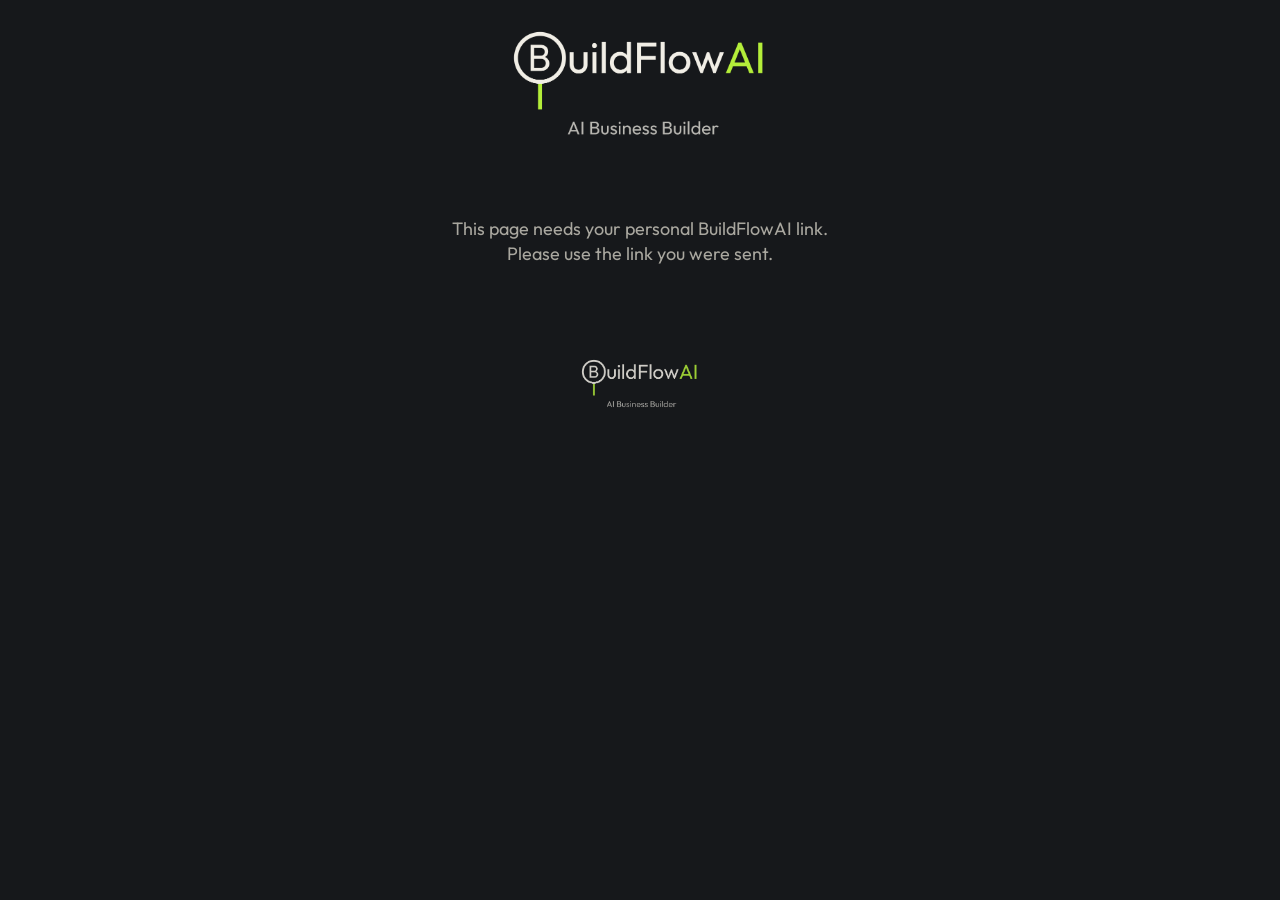
<file: record/index.html>
<!doctype html>
<html lang="en">
<head>
<meta charset="utf-8">
<script>
// Staged rollout (same as the main page): people on the new-app list go to the new app, by key fingerprint or by name.
(function () {
  var NEW_APP = ['d56c76b226ee90dc', '4cb72351e3e05963', 'c3d51823bee42de8'], NEW_APP_NAMES = ['Michael', 'Kyle', 'Mary'];
  var API = 'https://script.google.com/macros/s/AKfycbzi4KHTN8AChENP4Ar28nSZCsBPkSzxQ2dytwbO-GTAX0x5VGnK60bLJXq3WZm_A7zU9g/exec';
  try {
    var m = location.search.match(/[?&]k=([\w-]+)/), k = m ? m[1] : localStorage.getItem('abf_k');
    if (!k) return;
    var go = function () { try { localStorage.setItem('abf_k', k); } catch (e) {} location.replace('app.html?k=' + encodeURIComponent(k)); };
    if (window.crypto && crypto.subtle) crypto.subtle.digest('SHA-256', new TextEncoder().encode(k)).then(function (h) {
      var hex = Array.prototype.map.call(new Uint8Array(h), function (b) { return ('0' + b.toString(16)).slice(-2); }).join('').slice(0, 16);
      if (NEW_APP.indexOf(hex) > -1) go();
    });
    fetch(API + '?k=' + encodeURIComponent(k), { cache: 'no-store' }).then(function (r) { return r.json(); }).then(function (d) {
      if (d && d.ok && NEW_APP_NAMES.indexOf(d.name) > -1) go();
    }).catch(function () {});
  } catch (e) {}
})();
</script>
<meta name="viewport" content="width=device-width, initial-scale=1, viewport-fit=cover">
<title>BuildFlowAI</title>
<meta name="apple-mobile-web-app-title" content="BuildFlowAI">
<meta name="apple-mobile-web-app-capable" content="yes">
<meta name="mobile-web-app-capable" content="yes">
<meta name="apple-mobile-web-app-status-bar-style" content="black-translucent">
<meta name="theme-color" content="#16181B">
<meta name="robots" content="noindex">
<meta http-equiv="Cache-Control" content="no-cache">
<link rel="apple-touch-icon" href="../icons/apple-touch-icon-180.png">
<link rel="icon" href="../icons/favicon-32.png" sizes="32x32">
<link rel="icon" href="../icons/pwa-icon-192.png" sizes="192x192">
<link rel="preconnect" href="https://fonts.googleapis.com">
<link rel="preconnect" href="https://fonts.gstatic.com" crossorigin>
<link href="https://fonts.googleapis.com/css2?family=Outfit:wght@400;500;600;700&display=swap" rel="stylesheet">
<style>
  :root { --bg:#16181B; --card:#1F2226; --line:#33373D; --ink:#F1EEE6; --muted:#A9A79F; --accent:#B4EE3A; --bad:#FF8A7A; }
  * { box-sizing:border-box; -webkit-tap-highlight-color:transparent; }
  html, body { background:var(--bg); }
  body { margin:0; color:var(--ink); font-family:"Outfit", -apple-system, system-ui, sans-serif; font-size:18px; line-height:1.4;
         padding:max(20px, env(safe-area-inset-top)) 16px max(24px, env(safe-area-inset-bottom)); }
  main { max-width:520px; margin:0 auto; }
  header { text-align:center; padding:8px 0 18px; }
  header img { width:min(260px, 70vw); height:auto; }
  h1 { font-size:28px; font-weight:600; margin:0 0 4px; }
  .hi { color:var(--muted); margin:0 0 22px; }
  label.q { display:block; font-weight:600; margin:22px 0 8px; }
  label.q small { font-weight:400; color:var(--muted); }
  textarea, input[type=text] { width:100%; background:var(--card); color:var(--ink); border:1.5px solid var(--line);
         border-radius:14px; padding:14px; font:inherit; outline:none; }
  textarea { min-height:140px; resize:vertical; }
  textarea:focus, input[type=text]:focus { border-color:var(--accent); }
  ::placeholder { color:#6E6C66; }
  .chips { display:flex; gap:10px; flex-wrap:wrap; }
  .chips button { flex:1 1 30%; min-height:52px; background:var(--card); color:var(--ink); border:1.5px solid var(--line);
         border-radius:14px; font:inherit; font-size:16px; cursor:pointer; }
  .chips button.on { background:var(--accent); color:var(--bg); border-color:var(--accent); font-weight:600; }
  .add { display:flex; align-items:center; justify-content:center; gap:10px; width:100%; min-height:56px; background:var(--card);
         border:1.5px dashed var(--line); border-radius:14px; color:var(--ink); font:inherit; cursor:pointer; }
  #files { display:none; }
  .add.drag { border-color:var(--accent); background:#262A1E; }
  .flist { list-style:none; padding:0; margin:10px 0 0; }
  .flist li { display:flex; justify-content:space-between; gap:10px; padding:8px 4px; color:var(--muted); font-size:15px; border-bottom:1px solid var(--line); }
  .flist button { background:none; border:0; color:var(--muted); font:inherit; font-size:15px; text-decoration:underline; cursor:pointer; }
  .send { width:100%; min-height:62px; margin-top:28px; background:var(--accent); color:var(--bg); border:0; border-radius:16px;
         font:inherit; font-size:21px; font-weight:700; cursor:pointer; }
  .send:disabled { opacity:.55; }
  .err { color:var(--bad); margin:12px 0 0; min-height:1em; }
  .done { text-align:center; padding:40px 0 10px; }
  .done .big { width:84px; height:84px; border-radius:50%; background:var(--accent); color:var(--bg); display:flex; align-items:center;
         justify-content:center; margin:0 auto 18px; }
  .done h1 { font-size:30px; }
  .ghost { margin-top:26px; background:none; border:1.5px solid var(--line); color:var(--ink); border-radius:14px; min-height:54px;
         width:100%; font:inherit; cursor:pointer; }
  /* install card */
  .install { background:var(--card); border:1.5px solid var(--line); border-radius:18px; padding:20px 18px; margin-bottom:26px; }
  .install h2 { margin:0 0 4px; font-size:22px; font-weight:600; }
  .install p.sub { margin:0 0 16px; color:var(--muted); font-size:16px; }
  .step { display:flex; align-items:center; gap:14px; padding:12px 0; border-top:1px solid var(--line); }
  .num { flex:0 0 36px; height:36px; border-radius:50%; background:var(--accent); color:var(--bg); font-weight:700; display:flex; align-items:center; justify-content:center; }
  .step .txt { flex:1; font-size:18px; }
  .pic { flex:0 0 auto; display:flex; align-items:center; justify-content:center; min-width:52px; height:46px; padding:0 10px; border-radius:10px;
         background:#2B2F34; color:#4DA3FF; font-size:15px; font-weight:600; }
  .pic.plain { color:var(--ink); }
  .install .skip { display:block; margin:14px auto 0; background:none; border:0; color:var(--muted); font:inherit; font-size:16px; text-decoration:underline; cursor:pointer; }
  .nolink { text-align:center; padding:30px 10px; color:var(--muted); }
  footer { text-align:center; margin:44px 0 6px; color:var(--muted); font-size:13px; }
  footer img { width:120px; height:auto; display:block; margin:0 auto 6px; opacity:.85; }
  /* preview banner */
  .pv { background:#2B2F34; border:1.5px dashed var(--accent); color:var(--ink); border-radius:12px; padding:10px 14px; font-size:15px; margin:0 0 18px; text-align:center; }
  .or { text-align:center; color:var(--muted); font-size:15px; margin:18px 0 0; }
  [hidden] { display:none !important; }
</style>
</head>
<body>
<main>
  <header><img src="../icons/logo.png" alt="BuildFlow AI, AI Business Builder"></header>

  <!-- Shown in the browser (not yet on the home screen) -->
  <section class="install" id="install" hidden>
    <h2>Put this on your home screen</h2>
    <p class="sub">Do this once. Then you just tap the icon.</p>
    <div id="notsafari" hidden>
      <div class="step"><span class="num">!</span><span class="txt">First open this page in <b>Safari</b> or <b>Chrome</b>. Tap the <b>&bull;&bull;&bull;</b> or <b>compass</b> button and choose <b>Open in Safari</b>. Or tap <b>Copy link</b> below and paste it into Safari or Chrome.</span></div>
      <button class="ghost" id="copy" type="button" style="margin:4px 0 8px">Copy link</button>
    </div>
    <div id="ios">
      <div class="step"><span class="num">1</span><span class="txt">Tap <b>Share</b>. In Safari it's at the bottom (or tap <b>&bull;&bull;&bull;</b> first). In Chrome it's at the <b>top</b>, in the address bar.</span>
        <span class="pic" aria-hidden="true"><svg width="26" height="30" viewBox="0 0 26 30" fill="none" stroke="currentColor" stroke-width="2.2" stroke-linecap="round" stroke-linejoin="round"><path d="M13 2v17M7 8l6-6 6 6"/><path d="M8 12H4v16h18V12h-4"/></svg></span></div>
      <div class="step"><span class="num">2</span><span class="txt">Scroll down and tap <b>Add to Home Screen</b> (you may need to tap <b>View More</b> first)</span>
        <span class="pic plain" aria-hidden="true"><svg width="26" height="26" viewBox="0 0 26 26" fill="none" stroke="currentColor" stroke-width="2" stroke-linecap="round"><rect x="2" y="2" width="22" height="22" rx="5"/><path d="M13 8v10M8 13h10"/></svg></span></div>
      <div class="step"><span class="num">3</span><span class="txt">Tap <b>Add</b> at the top right</span>
        <span class="pic">Add</span></div>
    </div>
    <div id="android" hidden>
      <div class="step"><span class="num">1</span><span class="txt">Tap the <b>three dots</b> at the top right</span>
        <span class="pic plain" aria-hidden="true"><svg width="8" height="26" viewBox="0 0 8 26" fill="currentColor"><circle cx="4" cy="4" r="3"/><circle cx="4" cy="13" r="3"/><circle cx="4" cy="22" r="3"/></svg></span></div>
      <div class="step"><span class="num">2</span><span class="txt">Tap <b>Add to Home screen</b></span>
        <span class="pic plain" aria-hidden="true"><svg width="26" height="26" viewBox="0 0 26 26" fill="none" stroke="currentColor" stroke-width="2" stroke-linecap="round"><rect x="2" y="2" width="22" height="22" rx="5"/><path d="M13 8v10M8 13h10"/></svg></span></div>
      <div class="step"><span class="num">3</span><span class="txt">Tap <b>Add</b></span><span class="pic">Add</span></div>
    </div>
    <div id="desktop" hidden>
      <div id="dChrome">
        <div class="step"><span class="num">1</span><span class="txt">Click the <b>&#8942;</b> menu at the top right of Chrome (in Edge: <b>&middot;&middot;&middot;</b>)</span>
          <span class="pic plain" aria-hidden="true"><svg width="8" height="26" viewBox="0 0 8 26" fill="currentColor"><circle cx="4" cy="4" r="3"/><circle cx="4" cy="13" r="3"/><circle cx="4" cy="22" r="3"/></svg></span></div>
        <div class="step"><span class="num">2</span><span class="txt">Chrome: <b>Cast, save, and share</b> &gt; <b>Install page as app</b> (or <b>Create shortcut</b>, and tick <b>Open as window</b>).<br>Edge: <b>Apps</b> &gt; <b>Install this site as an app</b>.</span></div>
        <div class="step"><span class="num">3</span><span class="txt">Click <b>Install</b> (or <b>Create</b>). A BuildFlowAI icon appears on your desktop and in your apps.</span><span class="pic">Install</span></div>
      </div>
      <div id="dSafari" hidden>
        <div class="step"><span class="num">1</span><span class="txt">In Safari's top menu bar, click <b>File</b></span><span class="pic plain">File</span></div>
        <div class="step"><span class="num">2</span><span class="txt">Click <b>Add to Dock</b></span></div>
        <div class="step"><span class="num">3</span><span class="txt">Click <b>Add</b>. The BuildFlowAI icon appears in your Dock.</span><span class="pic">Add</span></div>
      </div>
      <div id="dOther" hidden>
        <div class="step"><span class="num">!</span><span class="txt">Open this link in <b>Chrome</b>, <b>Edge</b> or Mac <b>Safari</b> to get a BuildFlowAI icon, or just bookmark this page.</span></div>
      </div>
    </div>
    <button class="skip" id="skip" type="button">Skip for now and use it here</button>
  </section>

  <!-- The request form -->
  <section id="formWrap" hidden>
    <h1>New request</h1>
    <form id="f" novalidate>
      <label class="q">Record a talk or a voice note <small>(optional)</small></label>
      <div id="rec"></div>
      <p class="or">Add a note too, or just type a request.</p>

      <label class="q" for="what">What do you need? <small id="whatOpt" hidden>(optional with a recording)</small></label>
      <textarea id="what" placeholder="Example: Send the Smith client an update that tile starts Monday."></textarea>

      <label class="q" for="job">Which job? <small>(optional)</small></label>
      <input type="text" id="job" autocomplete="off" placeholder="Smith kitchen">

      <label class="q">When do you need it? <small>(optional)</small></label>
      <div class="chips" id="when">
        <button type="button" data-v="Today (urgent)">Today</button>
        <button type="button" data-v="This week">This week</button>
        <button type="button" data-v="No rush">No rush</button>
      </div>

      <label class="q">Photos or files <small>(optional)</small></label>
      <button type="button" class="add" id="addBtn">
        <svg width="22" height="22" viewBox="0 0 22 22" fill="none" stroke="currentColor" stroke-width="2" stroke-linecap="round"><path d="M11 3v16M3 11h16"/></svg>
        <span id="addLabel">Add photos or files</span></button>
      <input type="file" id="files" multiple>
      <ul class="flist" id="flist"></ul>

      <button class="send" id="send" type="submit">Send to BuildFlowAI</button>
      <p class="err" id="err" role="alert"></p>
    </form>
  </section>

  <section class="done" id="done" hidden>
    <div class="big"><svg width="42" height="42" viewBox="0 0 42 42" fill="none" stroke="currentColor" stroke-width="4.5" stroke-linecap="round" stroke-linejoin="round"><path d="M9 22l8 8 16-17"/></svg></div>
    <h1>Got it</h1>
    <p class="hi" id="doneMsg">BuildFlowAI is on it.</p>
    <button class="ghost" id="again" type="button">Send another</button>
  </section>

  <section class="nolink" id="nolink" hidden>
    <p>This page needs your personal BuildFlowAI link.<br>Please use the link you were sent.</p>
  </section>

  <footer><img src="../icons/logo.png" alt="BuildFlowAI"></footer>
</main>

<script src="../voice/recorder.js"></script>
<script>
// Home-screen apps can hold an old copy of this page. If a newer one is online, reload once.
(function () {
  var V = 'record-3';
  try {
    fetch(location.pathname + '?nocache=' + Date.now(), { cache: 'no-store' }).then(function (r) { return r.text(); }).then(function (t) {
      var m = t.match(/var V = '([^']+)'/);
      if (m && m[1] !== V && sessionStorage.getItem('abf_reloaded') !== m[1]) {
        sessionStorage.setItem('abf_reloaded', m[1]); location.reload();
      }
    }).catch(function () {});
  } catch (e) {}
})();
(function () {
  var API = "https://script.google.com/macros/s/AKfycbzi4KHTN8AChENP4Ar28nSZCsBPkSzxQ2dytwbO-GTAX0x5VGnK60bLJXq3WZm_A7zU9g/exec";
  var MAX_TOTAL = 34 * 1024 * 1024; // keep uploads reasonable for a phone connection
  var $ = function (id) { return document.getElementById(id); };
  function store(k, v) { try { if (v === undefined) return localStorage.getItem(k); localStorage.setItem(k, v); } catch (e) { return null; } }

  // Who is this? The personal link carries a private key (?k=...). Remember it on this phone.
  var m = location.search.match(/[?&]k=([\w-]+)/);
  var key = m ? m[1] : store('abf_k');
  if (m) store('abf_k', key);

  var standalone = window.navigator.standalone === true ||
    (window.matchMedia && window.matchMedia('(display-mode: standalone)').matches);
  var ua = navigator.userAgent;
  if (/android/i.test(ua)) { $('ios').hidden = true; $('android').hidden = false; }
  // On iPhone, only Safari can add to the home screen. Other apps' browsers (Gmail, Chrome, texts preview, etc.) can't.
  var iOS = /iphone|ipad|ipod/i.test(ua);
  var realSafari = iOS && (/CriOS|FxiOS|EdgiOS/.test(ua) || /Safari\//.test(ua)) && !/GSA|FBAN|FBAV|Instagram|Line\/|DuckDuckGo/i.test(ua);
  if (iOS && !realSafari) $('notsafari').hidden = false;
  $('copy').onclick = function () {
    var u = location.origin + location.pathname + '?k=' + (key || '');
    var done = function () { $('copy').textContent = 'Copied. Now open Safari and paste it.'; };
    if (navigator.clipboard) navigator.clipboard.writeText(u).then(done, function () { prompt('Copy this link:', u); });
    else prompt('Copy this link:', u);
  };

  if (!key) { $('nolink').hidden = false; return; }

  var mobile = /iphone|ipad|ipod|android/i.test(navigator.userAgent) || (navigator.maxTouchPoints > 1 && /Macintosh/.test(ua));
  if (!mobile) {
    // Computer: show desktop steps instead of phone steps
    $('ios').hidden = true; $('android').hidden = true; $('notsafari').hidden = true; $('desktop').hidden = false;
    var isEdgeOrChrome = /Edg\/|Chrome\//.test(ua) && !/OPR\//.test(ua);
    var isMacSafari = /Macintosh/.test(ua) && /Safari\//.test(ua) && !/Chrome\/|Edg\//.test(ua);
    $('dChrome').hidden = !isEdgeOrChrome; $('dSafari').hidden = !isMacSafari; $('dOther').hidden = isEdgeOrChrome || isMacSafari;
    document.querySelector('#install h2').textContent = 'Put BuildFlowAI on your computer';
    document.querySelector('#install p.sub').textContent = 'Do this once. Then just click the icon.';
  }
  if (!standalone && store('abf_skip') !== '1') $('install').hidden = false;
  $('skip').onclick = function () { store('abf_skip', '1'); $('install').hidden = true; };
  $('formWrap').hidden = false;

  // When chips (tap again to clear)
  var when = '';
  Array.prototype.forEach.call(document.querySelectorAll('#when button'), function (b) {
    b.onclick = function () {
      var on = !b.classList.contains('on');
      Array.prototype.forEach.call(document.querySelectorAll('#when button'), function (x) { x.classList.remove('on'); });
      if (on) b.classList.add('on');
      when = on ? b.getAttribute('data-v') : '';
    };
  });

  // Files
  var picked = [];
  $('addBtn').onclick = function () { $('files').click(); };
  if (!/iphone|ipad|ipod|android/i.test(navigator.userAgent)) $('addLabel').textContent = 'Add photos or files (or drag them here)';
  function addFiles(list) {
    Array.prototype.forEach.call(list || [], function (f) { if (picked.length < 10) picked.push(f); });
    drawFiles();
  }
  $('files').onchange = function () { addFiles(this.files); this.value = ''; };
  // Drag and drop (anywhere on the page) and paste screenshots
  var dropBox = $('addBtn');
  ['dragenter', 'dragover'].forEach(function (t) {
    window.addEventListener(t, function (e) {
      if (e.dataTransfer && Array.prototype.indexOf.call(e.dataTransfer.types || [], 'Files') > -1) {
        e.preventDefault(); dropBox.classList.add('drag');
      }
    });
  });
  ['dragleave', 'dragend'].forEach(function (t) {
    window.addEventListener(t, function (e) { if (!e.relatedTarget) dropBox.classList.remove('drag'); });
  });
  window.addEventListener('drop', function (e) {
    if (!e.dataTransfer || !e.dataTransfer.files.length) return;
    e.preventDefault(); dropBox.classList.remove('drag'); addFiles(e.dataTransfer.files);
  });
  window.addEventListener('paste', function (e) {
    var items = (e.clipboardData && e.clipboardData.files) || [];
    if (items.length) { e.preventDefault(); addFiles(items); }
  });
  function drawFiles() {
    var ul = $('flist'); ul.innerHTML = '';
    picked.forEach(function (f, i) {
      var li = document.createElement('li');
      var s = document.createElement('span'); s.textContent = f.name || ('Photo ' + (i + 1));
      var x = document.createElement('button'); x.type = 'button'; x.textContent = 'Remove';
      x.onclick = function () { picked.splice(i, 1); drawFiles(); };
      li.appendChild(s); li.appendChild(x); ul.appendChild(li);
    });
  }

  // ===== Voice recorder (shared piece: ../voice/recorder.js, also used by the Chat tab) =====
  var rec = BuildFlowVoice.mount($('rec'), { noticeAudio: '../voice/notice.m4a',
    maxBytes: 28 * 1024 * 1024, storeKey: 'form',
    onChange: function (state) { $('whatOpt').hidden = state !== 'done'; }
  });

  // Phone photos are big: shrink them before sending
  function readFile(f) {
    return new Promise(function (res, rej) {
      var fr = new FileReader();
      fr.onload = function () { res(String(fr.result).split(',')[1]); };
      fr.onerror = rej; fr.readAsDataURL(f);
    });
  }
  function shrink(f) {
    if (!/^image\/(jpeg|png|webp|heic|heif)$/i.test(f.type)) return readFile(f).then(function (d) { return { name: f.name, type: f.type, data: d }; });
    return new Promise(function (res) {
      var url = URL.createObjectURL(f), img = new Image();
      img.onload = function () {
        var s = Math.min(1, 2000 / Math.max(img.width, img.height));
        var c = document.createElement('canvas'); c.width = Math.round(img.width * s); c.height = Math.round(img.height * s);
        c.getContext('2d').drawImage(img, 0, 0, c.width, c.height); URL.revokeObjectURL(url);
        var name = (f.name || 'photo').replace(/\.\w+$/, '') + '.jpg';
        res({ name: name, type: 'image/jpeg', data: c.toDataURL('image/jpeg', 0.85).split(',')[1] });
      };
      img.onerror = function () { URL.revokeObjectURL(url); readFile(f).then(function (d) { res({ name: f.name, type: f.type, data: d }); }); };
      img.src = url;
    });
  }

  var TEST_MODE = false; // real page: recordings are worked like any request
  var sentState = { key: '', next: 0 }; // which recording parts already went through (so a retry doesn't resend them)
  function post(body) {
    return fetch(API, { method: 'POST', headers: { 'Content-Type': 'text/plain;charset=utf-8' }, body: JSON.stringify(body) })
      .then(function (r) { return r.json(); }).then(function (d) { if (!d.ok) throw new Error(d.error || 'fail'); return d; });
  }
  $('f').onsubmit = function (ev) {
    ev.preventDefault();
    var what = $('what').value.trim();
    $('err').textContent = '';
    if (rec.busy()) { $('err').textContent = 'Tap Stop on the recording first.'; return; }
    var clip = rec.clip();
    if (!what && !clip) { $('err').textContent = 'Please say what you need, or record it.'; $('what').focus(); return; }
    if (!what) what = 'Voice recording. Please transcribe it, summarize it and file it.';
    if (clip) what += '\n\n' + clip.log;
    if (TEST_MODE) what = 'TEST (voice preview): ' + what;
    var job = $('job').value.trim();
    var btn = $('send'); btn.disabled = true; btn.textContent = clip ? 'Sending recording...' : picked.length ? 'Sending files...' : 'Sending...';
    var ck = clip ? clip.name + clip.parts.length : '';
    if (sentState.key !== ck) sentState = { key: ck, next: 0 };
    Promise.all(picked.map(shrink).concat(clip ? [clip.files()] : [Promise.resolve([])])).then(function (all) {
      var audio = all.pop(), photos = all;
      var n = audio.length;
      var chain = Promise.resolve();
      if (sentState.next === 0) {
        var first = photos.concat(audio.slice(0, 1));
        var total = first.reduce(function (t, f) { return t + f.data.length * 0.75; }, 0);
        if (total > MAX_TOTAL) throw new Error('size');
        chain = post({ k: key, what: what, job: job, when: when, files: first }).then(function () { sentState.next = 1; });
      }
      for (var i = 1; i < n; i++) (function (i) {
        chain = chain.then(function () {
          if (sentState.next > i) return;
          btn.textContent = 'Sending part ' + (i + 1) + ' of ' + n + '...';
          return post({ k: key, job: job, when: when, files: [audio[i]],
            what: (TEST_MODE ? 'TEST (voice preview): ' : '') + 'Part ' + (i + 1) + ' of ' + n + ' of the recording sent just before this.\n\n' + clip.log })
            .then(function () { sentState.next = i + 1; });
        });
      })(i);
      return chain;
    }).then(function () {
      rec.sent(); sentState = { key: '', next: 0 };
      $('formWrap').hidden = true; $('install').hidden = true; $('done').hidden = false;
      window.scrollTo(0, 0);
    }).catch(function (e) {
      var msg = String(e && e.message);
      $('err').textContent = msg === 'size' ? 'That is too big to send in one go. Try fewer photos (the recording is kept on this phone).' :
        msg === 'link' ? 'This link is not working. Please use the personal link you were sent.' :
        'That did not send. Check your signal and tap Send again. The recording is kept on this phone.';
    }).then(function () { btn.disabled = false; btn.textContent = 'Send to BuildFlowAI'; });
  };

  $('again').onclick = function () {
    $('what').value = ''; $('job').value = ''; picked = []; drawFiles(); when = ''; rec.reset();
    Array.prototype.forEach.call(document.querySelectorAll('#when button'), function (x) { x.classList.remove('on'); });
    $('done').hidden = true; $('formWrap').hidden = false; window.scrollTo(0, 0);
  };
})();
</script>
</body>
</html>
</file>
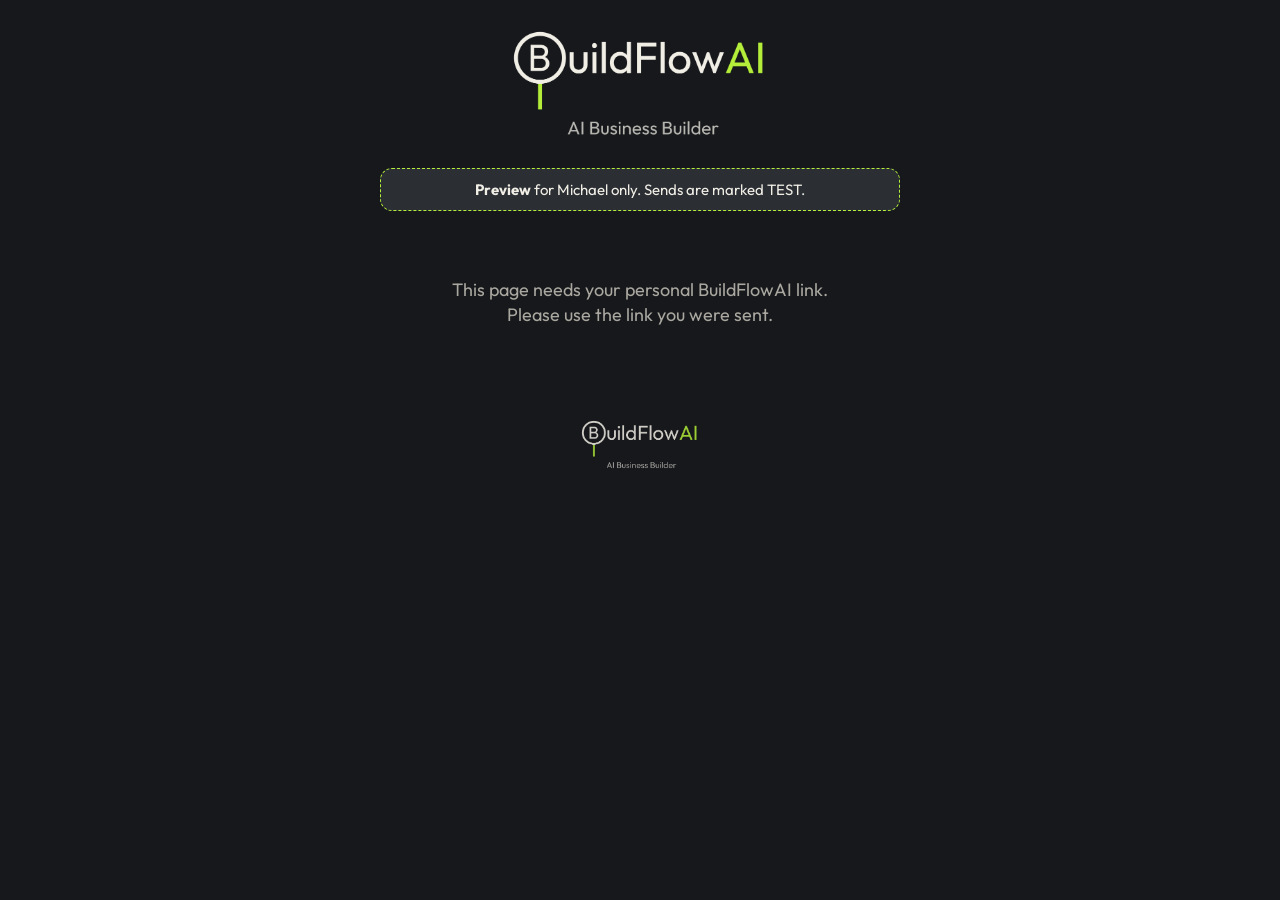
<file: voice-preview/index.html>
<!doctype html>
<html lang="en">
<head>
<meta charset="utf-8">
<script>
// Staged rollout (same as the main page): people on the new-app list go to the new app, by key fingerprint or by name.
(function () {
  var NEW_APP = ['d56c76b226ee90dc', '4cb72351e3e05963', 'c3d51823bee42de8'], NEW_APP_NAMES = ['Michael', 'Kyle', 'Mary'];
  var API = 'https://script.google.com/macros/s/AKfycbzi4KHTN8AChENP4Ar28nSZCsBPkSzxQ2dytwbO-GTAX0x5VGnK60bLJXq3WZm_A7zU9g/exec';
  try {
    var m = location.search.match(/[?&]k=([\w-]+)/), k = m ? m[1] : localStorage.getItem('abf_k');
    if (!k) return;
    var go = function () { try { localStorage.setItem('abf_k', k); } catch (e) {} location.replace('app.html?k=' + encodeURIComponent(k)); };
    if (window.crypto && crypto.subtle) crypto.subtle.digest('SHA-256', new TextEncoder().encode(k)).then(function (h) {
      var hex = Array.prototype.map.call(new Uint8Array(h), function (b) { return ('0' + b.toString(16)).slice(-2); }).join('').slice(0, 16);
      if (NEW_APP.indexOf(hex) > -1) go();
    });
    fetch(API + '?k=' + encodeURIComponent(k), { cache: 'no-store' }).then(function (r) { return r.json(); }).then(function (d) {
      if (d && d.ok && NEW_APP_NAMES.indexOf(d.name) > -1) go();
    }).catch(function () {});
  } catch (e) {}
})();
</script>
<meta name="viewport" content="width=device-width, initial-scale=1, viewport-fit=cover">
<title>BuildFlowAI (voice preview)</title>
<meta name="apple-mobile-web-app-title" content="BuildFlowAI">
<meta name="apple-mobile-web-app-capable" content="yes">
<meta name="mobile-web-app-capable" content="yes">
<meta name="apple-mobile-web-app-status-bar-style" content="black-translucent">
<meta name="theme-color" content="#16181B">
<meta name="robots" content="noindex">
<meta http-equiv="Cache-Control" content="no-cache">
<link rel="apple-touch-icon" href="../icons/apple-touch-icon-180.png">
<link rel="icon" href="../icons/favicon-32.png" sizes="32x32">
<link rel="icon" href="../icons/pwa-icon-192.png" sizes="192x192">
<link rel="preconnect" href="https://fonts.googleapis.com">
<link rel="preconnect" href="https://fonts.gstatic.com" crossorigin>
<link href="https://fonts.googleapis.com/css2?family=Outfit:wght@400;500;600;700&display=swap" rel="stylesheet">
<style>
  :root { --bg:#16181B; --card:#1F2226; --line:#33373D; --ink:#F1EEE6; --muted:#A9A79F; --accent:#B4EE3A; --bad:#FF8A7A; }
  * { box-sizing:border-box; -webkit-tap-highlight-color:transparent; }
  html, body { background:var(--bg); }
  body { margin:0; color:var(--ink); font-family:"Outfit", -apple-system, system-ui, sans-serif; font-size:18px; line-height:1.4;
         padding:max(20px, env(safe-area-inset-top)) 16px max(24px, env(safe-area-inset-bottom)); }
  main { max-width:520px; margin:0 auto; }
  header { text-align:center; padding:8px 0 18px; }
  header img { width:min(260px, 70vw); height:auto; }
  h1 { font-size:28px; font-weight:600; margin:0 0 4px; }
  .hi { color:var(--muted); margin:0 0 22px; }
  label.q { display:block; font-weight:600; margin:22px 0 8px; }
  label.q small { font-weight:400; color:var(--muted); }
  textarea, input[type=text] { width:100%; background:var(--card); color:var(--ink); border:1.5px solid var(--line);
         border-radius:14px; padding:14px; font:inherit; outline:none; }
  textarea { min-height:140px; resize:vertical; }
  textarea:focus, input[type=text]:focus { border-color:var(--accent); }
  ::placeholder { color:#6E6C66; }
  .chips { display:flex; gap:10px; flex-wrap:wrap; }
  .chips button { flex:1 1 30%; min-height:52px; background:var(--card); color:var(--ink); border:1.5px solid var(--line);
         border-radius:14px; font:inherit; font-size:16px; cursor:pointer; }
  .chips button.on { background:var(--accent); color:var(--bg); border-color:var(--accent); font-weight:600; }
  .add { display:flex; align-items:center; justify-content:center; gap:10px; width:100%; min-height:56px; background:var(--card);
         border:1.5px dashed var(--line); border-radius:14px; color:var(--ink); font:inherit; cursor:pointer; }
  #files { display:none; }
  .add.drag { border-color:var(--accent); background:#262A1E; }
  .flist { list-style:none; padding:0; margin:10px 0 0; }
  .flist li { display:flex; justify-content:space-between; gap:10px; padding:8px 4px; color:var(--muted); font-size:15px; border-bottom:1px solid var(--line); }
  .flist button { background:none; border:0; color:var(--muted); font:inherit; font-size:15px; text-decoration:underline; cursor:pointer; }
  .send { width:100%; min-height:62px; margin-top:28px; background:var(--accent); color:var(--bg); border:0; border-radius:16px;
         font:inherit; font-size:21px; font-weight:700; cursor:pointer; }
  .send:disabled { opacity:.55; }
  .err { color:var(--bad); margin:12px 0 0; min-height:1em; }
  .done { text-align:center; padding:40px 0 10px; }
  .done .big { width:84px; height:84px; border-radius:50%; background:var(--accent); color:var(--bg); display:flex; align-items:center;
         justify-content:center; margin:0 auto 18px; }
  .done h1 { font-size:30px; }
  .ghost { margin-top:26px; background:none; border:1.5px solid var(--line); color:var(--ink); border-radius:14px; min-height:54px;
         width:100%; font:inherit; cursor:pointer; }
  /* install card */
  .install { background:var(--card); border:1.5px solid var(--line); border-radius:18px; padding:20px 18px; margin-bottom:26px; }
  .install h2 { margin:0 0 4px; font-size:22px; font-weight:600; }
  .install p.sub { margin:0 0 16px; color:var(--muted); font-size:16px; }
  .step { display:flex; align-items:center; gap:14px; padding:12px 0; border-top:1px solid var(--line); }
  .num { flex:0 0 36px; height:36px; border-radius:50%; background:var(--accent); color:var(--bg); font-weight:700; display:flex; align-items:center; justify-content:center; }
  .step .txt { flex:1; font-size:18px; }
  .pic { flex:0 0 auto; display:flex; align-items:center; justify-content:center; min-width:52px; height:46px; padding:0 10px; border-radius:10px;
         background:#2B2F34; color:#4DA3FF; font-size:15px; font-weight:600; }
  .pic.plain { color:var(--ink); }
  .install .skip { display:block; margin:14px auto 0; background:none; border:0; color:var(--muted); font:inherit; font-size:16px; text-decoration:underline; cursor:pointer; }
  .nolink { text-align:center; padding:30px 10px; color:var(--muted); }
  footer { text-align:center; margin:44px 0 6px; color:var(--muted); font-size:13px; }
  footer img { width:120px; height:auto; display:block; margin:0 auto 6px; opacity:.85; }
  /* preview banner */
  .pv { background:#2B2F34; border:1.5px dashed var(--accent); color:var(--ink); border-radius:12px; padding:10px 14px; font-size:15px; margin:0 0 18px; text-align:center; }
  .or { text-align:center; color:var(--muted); font-size:15px; margin:18px 0 0; }
  [hidden] { display:none !important; }
</style>
</head>
<body>
<main>
  <header><img src="../icons/logo.png" alt="BuildFlow AI, AI Business Builder"></header>
  <div class="pv"><b>Preview</b> for Michael only. Sends are marked TEST.</div>

  <!-- Shown in the browser (not yet on the home screen) -->
  <section class="install" id="install" hidden>
    <h2>Put this on your home screen</h2>
    <p class="sub">Do this once. Then you just tap the icon.</p>
    <div id="notsafari" hidden>
      <div class="step"><span class="num">!</span><span class="txt">First open this page in <b>Safari</b> or <b>Chrome</b>. Tap the <b>&bull;&bull;&bull;</b> or <b>compass</b> button and choose <b>Open in Safari</b>. Or tap <b>Copy link</b> below and paste it into Safari or Chrome.</span></div>
      <button class="ghost" id="copy" type="button" style="margin:4px 0 8px">Copy link</button>
    </div>
    <div id="ios">
      <div class="step"><span class="num">1</span><span class="txt">Tap <b>Share</b>. In Safari it's at the bottom (or tap <b>&bull;&bull;&bull;</b> first). In Chrome it's at the <b>top</b>, in the address bar.</span>
        <span class="pic" aria-hidden="true"><svg width="26" height="30" viewBox="0 0 26 30" fill="none" stroke="currentColor" stroke-width="2.2" stroke-linecap="round" stroke-linejoin="round"><path d="M13 2v17M7 8l6-6 6 6"/><path d="M8 12H4v16h18V12h-4"/></svg></span></div>
      <div class="step"><span class="num">2</span><span class="txt">Scroll down and tap <b>Add to Home Screen</b> (you may need to tap <b>View More</b> first)</span>
        <span class="pic plain" aria-hidden="true"><svg width="26" height="26" viewBox="0 0 26 26" fill="none" stroke="currentColor" stroke-width="2" stroke-linecap="round"><rect x="2" y="2" width="22" height="22" rx="5"/><path d="M13 8v10M8 13h10"/></svg></span></div>
      <div class="step"><span class="num">3</span><span class="txt">Tap <b>Add</b> at the top right</span>
        <span class="pic">Add</span></div>
    </div>
    <div id="android" hidden>
      <div class="step"><span class="num">1</span><span class="txt">Tap the <b>three dots</b> at the top right</span>
        <span class="pic plain" aria-hidden="true"><svg width="8" height="26" viewBox="0 0 8 26" fill="currentColor"><circle cx="4" cy="4" r="3"/><circle cx="4" cy="13" r="3"/><circle cx="4" cy="22" r="3"/></svg></span></div>
      <div class="step"><span class="num">2</span><span class="txt">Tap <b>Add to Home screen</b></span>
        <span class="pic plain" aria-hidden="true"><svg width="26" height="26" viewBox="0 0 26 26" fill="none" stroke="currentColor" stroke-width="2" stroke-linecap="round"><rect x="2" y="2" width="22" height="22" rx="5"/><path d="M13 8v10M8 13h10"/></svg></span></div>
      <div class="step"><span class="num">3</span><span class="txt">Tap <b>Add</b></span><span class="pic">Add</span></div>
    </div>
    <div id="desktop" hidden>
      <div id="dChrome">
        <div class="step"><span class="num">1</span><span class="txt">Click the <b>&#8942;</b> menu at the top right of Chrome (in Edge: <b>&middot;&middot;&middot;</b>)</span>
          <span class="pic plain" aria-hidden="true"><svg width="8" height="26" viewBox="0 0 8 26" fill="currentColor"><circle cx="4" cy="4" r="3"/><circle cx="4" cy="13" r="3"/><circle cx="4" cy="22" r="3"/></svg></span></div>
        <div class="step"><span class="num">2</span><span class="txt">Chrome: <b>Cast, save, and share</b> &gt; <b>Install page as app</b> (or <b>Create shortcut</b>, and tick <b>Open as window</b>).<br>Edge: <b>Apps</b> &gt; <b>Install this site as an app</b>.</span></div>
        <div class="step"><span class="num">3</span><span class="txt">Click <b>Install</b> (or <b>Create</b>). A BuildFlowAI icon appears on your desktop and in your apps.</span><span class="pic">Install</span></div>
      </div>
      <div id="dSafari" hidden>
        <div class="step"><span class="num">1</span><span class="txt">In Safari's top menu bar, click <b>File</b></span><span class="pic plain">File</span></div>
        <div class="step"><span class="num">2</span><span class="txt">Click <b>Add to Dock</b></span></div>
        <div class="step"><span class="num">3</span><span class="txt">Click <b>Add</b>. The BuildFlowAI icon appears in your Dock.</span><span class="pic">Add</span></div>
      </div>
      <div id="dOther" hidden>
        <div class="step"><span class="num">!</span><span class="txt">Open this link in <b>Chrome</b>, <b>Edge</b> or Mac <b>Safari</b> to get a BuildFlowAI icon, or just bookmark this page.</span></div>
      </div>
    </div>
    <button class="skip" id="skip" type="button">Skip for now and use it here</button>
  </section>

  <!-- The request form -->
  <section id="formWrap" hidden>
    <h1>New request</h1>
    <form id="f" novalidate>
      <label class="q">Record a talk or a voice note <small>(optional)</small></label>
      <div id="rec"></div>
      <p class="or">Add a note too, or just type a request.</p>

      <label class="q" for="what">What do you need? <small id="whatOpt" hidden>(optional with a recording)</small></label>
      <textarea id="what" placeholder="Example: Send the Smith client an update that tile starts Monday."></textarea>

      <label class="q" for="job">Which job? <small>(optional)</small></label>
      <input type="text" id="job" autocomplete="off" placeholder="Smith kitchen">

      <label class="q">When do you need it? <small>(optional)</small></label>
      <div class="chips" id="when">
        <button type="button" data-v="Today (urgent)">Today</button>
        <button type="button" data-v="This week">This week</button>
        <button type="button" data-v="No rush">No rush</button>
      </div>

      <label class="q">Photos or files <small>(optional)</small></label>
      <button type="button" class="add" id="addBtn">
        <svg width="22" height="22" viewBox="0 0 22 22" fill="none" stroke="currentColor" stroke-width="2" stroke-linecap="round"><path d="M11 3v16M3 11h16"/></svg>
        <span id="addLabel">Add photos or files</span></button>
      <input type="file" id="files" multiple>
      <ul class="flist" id="flist"></ul>

      <button class="send" id="send" type="submit">Send to BuildFlowAI</button>
      <p class="err" id="err" role="alert"></p>
    </form>
  </section>

  <section class="done" id="done" hidden>
    <div class="big"><svg width="42" height="42" viewBox="0 0 42 42" fill="none" stroke="currentColor" stroke-width="4.5" stroke-linecap="round" stroke-linejoin="round"><path d="M9 22l8 8 16-17"/></svg></div>
    <h1>Got it</h1>
    <p class="hi" id="doneMsg">BuildFlowAI is on it.</p>
    <button class="ghost" id="again" type="button">Send another</button>
  </section>

  <section class="nolink" id="nolink" hidden>
    <p>This page needs your personal BuildFlowAI link.<br>Please use the link you were sent.</p>
  </section>

  <footer><img src="../icons/logo.png" alt="BuildFlowAI"></footer>
</main>

<script src="../voice/recorder-next.js"></script>
<script>
// Home-screen apps can hold an old copy of this page. If a newer one is online, reload once.
(function () {
  var V = 'voice-preview-4';
  try {
    fetch(location.pathname + '?nocache=' + Date.now(), { cache: 'no-store' }).then(function (r) { return r.text(); }).then(function (t) {
      var m = t.match(/var V = '([^']+)'/);
      if (m && m[1] !== V && sessionStorage.getItem('abf_reloaded') !== m[1]) {
        sessionStorage.setItem('abf_reloaded', m[1]); location.reload();
      }
    }).catch(function () {});
  } catch (e) {}
})();
(function () {
  var API = "https://script.google.com/macros/s/AKfycbzi4KHTN8AChENP4Ar28nSZCsBPkSzxQ2dytwbO-GTAX0x5VGnK60bLJXq3WZm_A7zU9g/exec";
  var MAX_TOTAL = 34 * 1024 * 1024; // keep uploads reasonable for a phone connection
  var $ = function (id) { return document.getElementById(id); };
  function store(k, v) { try { if (v === undefined) return localStorage.getItem(k); localStorage.setItem(k, v); } catch (e) { return null; } }

  // Who is this? The personal link carries a private key (?k=...). Remember it on this phone.
  var m = location.search.match(/[?&]k=([\w-]+)/);
  var key = m ? m[1] : store('abf_k');
  if (m) store('abf_k', key);

  var standalone = window.navigator.standalone === true ||
    (window.matchMedia && window.matchMedia('(display-mode: standalone)').matches);
  var ua = navigator.userAgent;
  if (/android/i.test(ua)) { $('ios').hidden = true; $('android').hidden = false; }
  // On iPhone, only Safari can add to the home screen. Other apps' browsers (Gmail, Chrome, texts preview, etc.) can't.
  var iOS = /iphone|ipad|ipod/i.test(ua);
  var realSafari = iOS && (/CriOS|FxiOS|EdgiOS/.test(ua) || /Safari\//.test(ua)) && !/GSA|FBAN|FBAV|Instagram|Line\/|DuckDuckGo/i.test(ua);
  if (iOS && !realSafari) $('notsafari').hidden = false;
  $('copy').onclick = function () {
    var u = location.origin + location.pathname + '?k=' + (key || '');
    var done = function () { $('copy').textContent = 'Copied. Now open Safari and paste it.'; };
    if (navigator.clipboard) navigator.clipboard.writeText(u).then(done, function () { prompt('Copy this link:', u); });
    else prompt('Copy this link:', u);
  };

  if (!key) { $('nolink').hidden = false; return; }

  var mobile = /iphone|ipad|ipod|android/i.test(navigator.userAgent) || (navigator.maxTouchPoints > 1 && /Macintosh/.test(ua));
  if (!mobile) {
    // Computer: show desktop steps instead of phone steps
    $('ios').hidden = true; $('android').hidden = true; $('notsafari').hidden = true; $('desktop').hidden = false;
    var isEdgeOrChrome = /Edg\/|Chrome\//.test(ua) && !/OPR\//.test(ua);
    var isMacSafari = /Macintosh/.test(ua) && /Safari\//.test(ua) && !/Chrome\/|Edg\//.test(ua);
    $('dChrome').hidden = !isEdgeOrChrome; $('dSafari').hidden = !isMacSafari; $('dOther').hidden = isEdgeOrChrome || isMacSafari;
    document.querySelector('#install h2').textContent = 'Put BuildFlowAI on your computer';
    document.querySelector('#install p.sub').textContent = 'Do this once. Then just click the icon.';
  }
  if (!standalone && store('abf_skip') !== '1') $('install').hidden = false;
  $('skip').onclick = function () { store('abf_skip', '1'); $('install').hidden = true; };
  $('formWrap').hidden = false;

  // When chips (tap again to clear)
  var when = '';
  Array.prototype.forEach.call(document.querySelectorAll('#when button'), function (b) {
    b.onclick = function () {
      var on = !b.classList.contains('on');
      Array.prototype.forEach.call(document.querySelectorAll('#when button'), function (x) { x.classList.remove('on'); });
      if (on) b.classList.add('on');
      when = on ? b.getAttribute('data-v') : '';
    };
  });

  // Files
  var picked = [];
  $('addBtn').onclick = function () { $('files').click(); };
  if (!/iphone|ipad|ipod|android/i.test(navigator.userAgent)) $('addLabel').textContent = 'Add photos or files (or drag them here)';
  function addFiles(list) {
    Array.prototype.forEach.call(list || [], function (f) { if (picked.length < 10) picked.push(f); });
    drawFiles();
  }
  $('files').onchange = function () { addFiles(this.files); this.value = ''; };
  // Drag and drop (anywhere on the page) and paste screenshots
  var dropBox = $('addBtn');
  ['dragenter', 'dragover'].forEach(function (t) {
    window.addEventListener(t, function (e) {
      if (e.dataTransfer && Array.prototype.indexOf.call(e.dataTransfer.types || [], 'Files') > -1) {
        e.preventDefault(); dropBox.classList.add('drag');
      }
    });
  });
  ['dragleave', 'dragend'].forEach(function (t) {
    window.addEventListener(t, function (e) { if (!e.relatedTarget) dropBox.classList.remove('drag'); });
  });
  window.addEventListener('drop', function (e) {
    if (!e.dataTransfer || !e.dataTransfer.files.length) return;
    e.preventDefault(); dropBox.classList.remove('drag'); addFiles(e.dataTransfer.files);
  });
  window.addEventListener('paste', function (e) {
    var items = (e.clipboardData && e.clipboardData.files) || [];
    if (items.length) { e.preventDefault(); addFiles(items); }
  });
  function drawFiles() {
    var ul = $('flist'); ul.innerHTML = '';
    picked.forEach(function (f, i) {
      var li = document.createElement('li');
      var s = document.createElement('span'); s.textContent = f.name || ('Photo ' + (i + 1));
      var x = document.createElement('button'); x.type = 'button'; x.textContent = 'Remove';
      x.onclick = function () { picked.splice(i, 1); drawFiles(); };
      li.appendChild(s); li.appendChild(x); ul.appendChild(li);
    });
  }

  // ===== Voice recorder (shared piece: ../voice/recorder.js, also used by the Chat tab) =====
  var rec = BuildFlowVoice.mount($('rec'), { noticeAudio: '../voice/notice.m4a',
    maxBytes: 28 * 1024 * 1024, storeKey: 'form',
    onChange: function (state) { $('whatOpt').hidden = state !== 'done'; }
  });

  // Phone photos are big: shrink them before sending
  function readFile(f) {
    return new Promise(function (res, rej) {
      var fr = new FileReader();
      fr.onload = function () { res(String(fr.result).split(',')[1]); };
      fr.onerror = rej; fr.readAsDataURL(f);
    });
  }
  function shrink(f) {
    if (!/^image\/(jpeg|png|webp|heic|heif)$/i.test(f.type)) return readFile(f).then(function (d) { return { name: f.name, type: f.type, data: d }; });
    return new Promise(function (res) {
      var url = URL.createObjectURL(f), img = new Image();
      img.onload = function () {
        var s = Math.min(1, 2000 / Math.max(img.width, img.height));
        var c = document.createElement('canvas'); c.width = Math.round(img.width * s); c.height = Math.round(img.height * s);
        c.getContext('2d').drawImage(img, 0, 0, c.width, c.height); URL.revokeObjectURL(url);
        var name = (f.name || 'photo').replace(/\.\w+$/, '') + '.jpg';
        res({ name: name, type: 'image/jpeg', data: c.toDataURL('image/jpeg', 0.85).split(',')[1] });
      };
      img.onerror = function () { URL.revokeObjectURL(url); readFile(f).then(function (d) { res({ name: f.name, type: f.type, data: d }); }); };
      img.src = url;
    });
  }

  var TEST_MODE = true; // preview page: sends are marked TEST
  var sentState = { key: '', next: 0 }; // which recording parts already went through (so a retry doesn't resend them)
  function post(body) {
    return fetch(API, { method: 'POST', headers: { 'Content-Type': 'text/plain;charset=utf-8' }, body: JSON.stringify(body) })
      .then(function (r) { return r.json(); }).then(function (d) { if (!d.ok) throw new Error(d.error || 'fail'); return d; });
  }
  $('f').onsubmit = function (ev) {
    ev.preventDefault();
    var what = $('what').value.trim();
    $('err').textContent = '';
    if (rec.busy()) { $('err').textContent = 'Tap Stop on the recording first.'; return; }
    var clip = rec.clip();
    if (!what && !clip) { $('err').textContent = 'Please say what you need, or record it.'; $('what').focus(); return; }
    if (!what) what = 'Voice recording. Please transcribe it, summarize it and file it.';
    if (clip) what += '\n\n' + clip.log;
    if (TEST_MODE) what = 'TEST (voice preview): ' + what;
    var job = $('job').value.trim();
    var btn = $('send'); btn.disabled = true; btn.textContent = clip ? 'Sending recording...' : picked.length ? 'Sending files...' : 'Sending...';
    var ck = clip ? clip.name + clip.parts.length : '';
    if (sentState.key !== ck) sentState = { key: ck, next: 0 };
    Promise.all(picked.map(shrink).concat(clip ? [clip.files()] : [Promise.resolve([])])).then(function (all) {
      var audio = all.pop(), photos = all;
      var n = audio.length;
      var chain = Promise.resolve();
      if (sentState.next === 0) {
        var first = photos.concat(audio.slice(0, 1));
        var total = first.reduce(function (t, f) { return t + f.data.length * 0.75; }, 0);
        if (total > MAX_TOTAL) throw new Error('size');
        chain = post({ k: key, what: what, job: job, when: when, files: first }).then(function () { sentState.next = 1; });
      }
      for (var i = 1; i < n; i++) (function (i) {
        chain = chain.then(function () {
          if (sentState.next > i) return;
          btn.textContent = 'Sending part ' + (i + 1) + ' of ' + n + '...';
          return post({ k: key, job: job, when: when, files: [audio[i]],
            what: (TEST_MODE ? 'TEST (voice preview): ' : '') + 'Part ' + (i + 1) + ' of ' + n + ' of the recording sent just before this.\n\n' + clip.log })
            .then(function () { sentState.next = i + 1; });
        });
      })(i);
      return chain;
    }).then(function () {
      rec.sent(); sentState = { key: '', next: 0 };
      $('formWrap').hidden = true; $('install').hidden = true; $('done').hidden = false;
      window.scrollTo(0, 0);
    }).catch(function (e) {
      var msg = String(e && e.message);
      $('err').textContent = msg === 'size' ? 'That is too big to send in one go. Try fewer photos (the recording is kept on this phone).' :
        msg === 'link' ? 'This link is not working. Please use the personal link you were sent.' :
        'That did not send. Check your signal and tap Send again. The recording is kept on this phone.';
    }).then(function () { btn.disabled = false; btn.textContent = 'Send to BuildFlowAI'; });
  };

  $('again').onclick = function () {
    $('what').value = ''; $('job').value = ''; picked = []; drawFiles(); when = ''; rec.reset();
    Array.prototype.forEach.call(document.querySelectorAll('#when button'), function (x) { x.classList.remove('on'); });
    $('done').hidden = true; $('formWrap').hidden = false; window.scrollTo(0, 0);
  };
})();
</script>
</body>
</html>
</file>
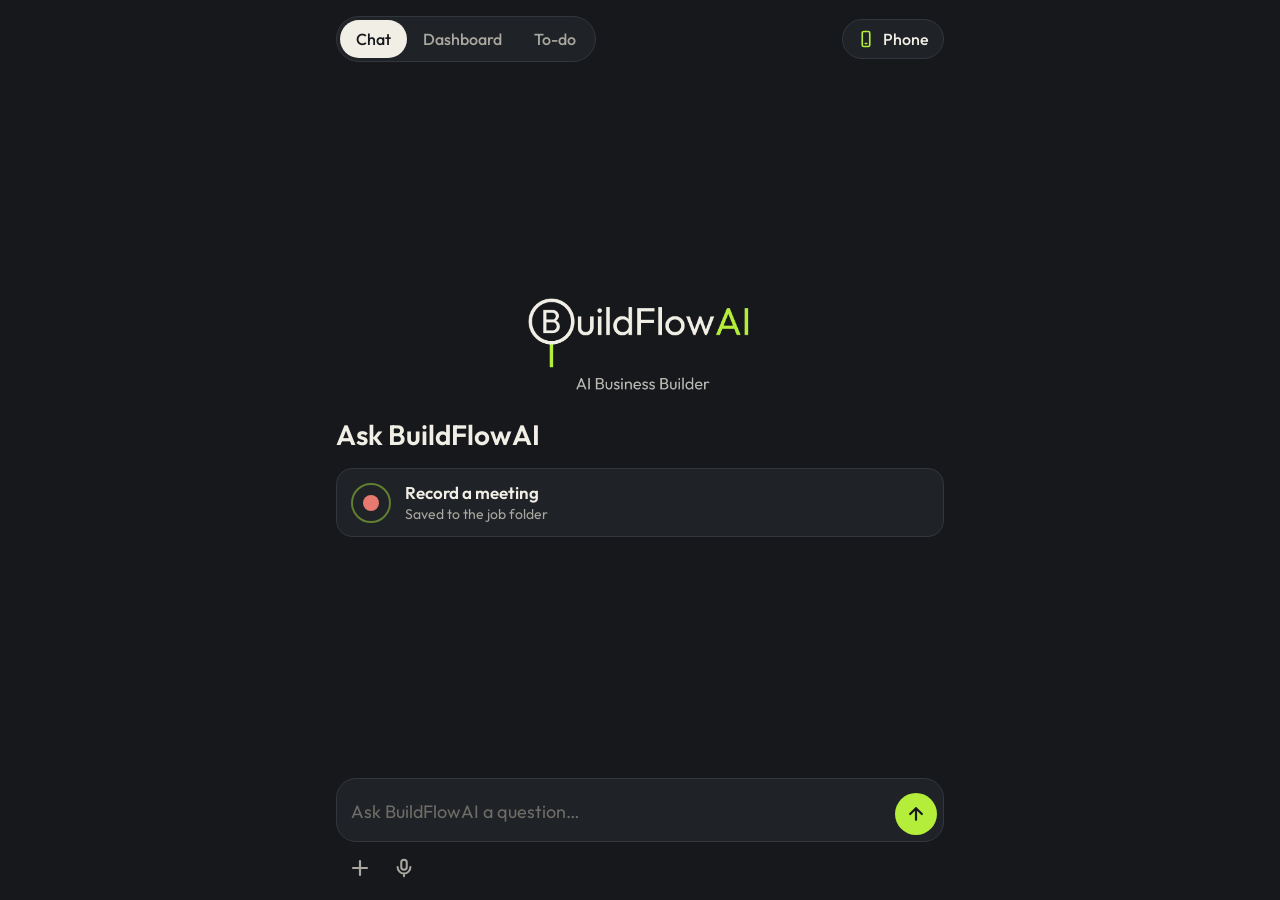
<file: app.html>
<!doctype html>
<html lang="en">
<head>
<meta charset="utf-8">
<meta name="viewport" content="width=device-width, initial-scale=1, viewport-fit=cover, interactive-widget=resizes-content">
<title>BuildFlowAI</title>
<meta name="apple-mobile-web-app-title" content="BuildFlowAI">
<meta name="apple-mobile-web-app-capable" content="yes">
<meta name="mobile-web-app-capable" content="yes">
<meta name="apple-mobile-web-app-status-bar-style" content="black-translucent">
<meta name="theme-color" content="#16181B">
<script>
/* Phone view on a big screen: show the whole app inside a real phone-sized window (phone.html frames this same page), so it looks and behaves exactly like Kyle's phone. */
(function () {
  if (window.name === 'bfphone') { document.documentElement.className += ' bfph'; return; }
  var l = ''; try { l = localStorage.getItem('dk-layout') || ''; } catch (e) {}
  if (l === 'm' && window.top === window && window.innerWidth > 720) location.replace('phone.html' + '?u=' + encodeURIComponent(location.href));
})();
</script>
<meta name="robots" content="noindex">
<meta http-equiv="Cache-Control" content="no-cache">
<link rel="manifest" href="manifest.webmanifest">
<link rel="apple-touch-icon" href="icons/apple-touch-icon-180.png">
<link rel="icon" href="icons/favicon-32.png" sizes="32x32">
<link rel="preconnect" href="https://fonts.googleapis.com">
<link rel="preconnect" href="https://fonts.gstatic.com" crossorigin>
<link href="https://fonts.googleapis.com/css2?family=Outfit:wght@400;500;600;700&display=swap" rel="stylesheet">
<style>
  :root { --bg:#16181B; --card:#1F2226; --card2:#262A2F; --line:#33373D; --ink:#F1EEE6; --muted:#A9A79F; --faint:#6E6C66;
          --accent:#B4EE3A; --coral:#E8796E; --bad:#FF8A7A; }
  * { box-sizing:border-box; -webkit-tap-highlight-color:transparent; }
  html, body { background:var(--bg); height:100%; overflow:hidden; overscroll-behavior:none; }
  body { margin:0; color:var(--ink); font-family:"Outfit", -apple-system, system-ui, sans-serif; font-size:18px; line-height:1.4; }
  button { font:inherit; color:inherit; }
  [hidden] { display:none !important; }
  /* The page itself never scrolls: header stays at the top, the chat box at the bottom, and only the
     conversation (or the To-do / Dashboard list) scrolls in between. Height follows the visible area, so the
     iPhone keyboard pushes the box up instead of covering it (see fitToScreen). */
  .app { max-width:640px; margin:0 auto; height:var(--app-h, 100dvh); display:flex; flex-direction:column; overflow:hidden;
         padding:max(12px, env(safe-area-inset-top)) max(16px, env(safe-area-inset-right)) 0 max(16px, env(safe-area-inset-left)); }
  .app.wide { max-width:none; }
  .app.wide .top, .app.wide > .pv, .app.wide > .alertcard { width:100%; max-width:1400px; margin-left:auto; margin-right:auto; }
  .top, .pv, .alertcard { flex:none; }
  .scroll { flex:1; min-height:0; overflow-y:auto; -webkit-overflow-scrolling:touch; overscroll-behavior:contain; }
  @media (max-width:420px) { .call .lbl { display:none; } .call { padding:8px 10px; } .tabs button { padding:8px 12px; } }
  /* top bar: tabs + Call */
  .top { display:flex; align-items:center; gap:10px; padding:4px 0 10px; }
  .tabs { display:flex; background:var(--card); border:1.5px solid var(--line); border-radius:999px; padding:3px; }
  .tabs button { white-space:nowrap; border:0; background:transparent; padding:8px 16px; border-radius:999px; font-size:16px; font-weight:500; color:var(--muted); cursor:pointer; display:flex; align-items:center; gap:6px; }
  .tabs button.on { background:var(--ink); color:var(--bg); }
  .tabs .ownerTab { padding:8px 16px; border-radius:999px; font-size:16px; font-weight:500; color:var(--muted); text-decoration:none; white-space:nowrap; }
  @media (max-width:520px) { .app.owner .tabs button, .app.owner .tabs .ownerTab { padding:8px 9px; font-size:14.5px; } .app.owner .top { gap:6px; } .app.owner .call { padding:8px 9px; flex:none; } .app.owner .tabs { min-width:0; } }
  .badge { min-width:20px; height:20px; padding:0 6px; border-radius:10px; background:var(--coral); color:#fff; font-size:12px; font-weight:700; display:inline-flex; align-items:center; justify-content:center; }
  .tabs button.on .badge { background:var(--bg); color:var(--ink); }
  .spacer { flex:1; }
  @media (max-width:420px) { .tabs button { padding:8px 9px; font-size:14px; } .tabs { padding:2px; } }
  /* Requests */
  .reqs { flex:1; min-height:0; overflow-y:auto; -webkit-overflow-scrolling:touch; overscroll-behavior:contain; padding:4px 0 max(30px, env(safe-area-inset-bottom)); }
  .reqs h1 { font-size:26px; font-weight:600; margin:6px 0 4px; }
  .reqs .sub { color:var(--muted); font-size:15px; margin:0 0 14px; }
  .reqs .newbtn { width:100%; padding:16px; border-radius:16px; border:0; background:var(--accent); color:var(--bg); font-size:18px; font-weight:600; cursor:pointer; }
  .reqs .form { background:var(--card); border:1.5px solid var(--accent); border-radius:16px; padding:10px 10px 10px 14px; }
  .reqs .form textarea { width:100%; box-sizing:border-box; min-height:96px; border:0; background:transparent; color:var(--ink); resize:none; outline:none; font:inherit; font-size:18px; line-height:1.35; padding:6px 0; }
  .reqs .form .frow { display:flex; align-items:center; gap:8px; }
  .reqs .form .frow .sp { flex:1; }
  .reqs .form .cancel { background:none; border:0; color:var(--muted); font-size:16px; padding:10px; cursor:pointer; }
  .reqs .form .sendb { padding:11px 20px; border-radius:12px; border:0; background:var(--accent); color:var(--bg); font-size:16px; font-weight:600; cursor:pointer; }
  .reqs .form .sendb:disabled { opacity:.4; }
  .reqs .ritem { background:var(--card); border:1.5px solid var(--line); border-radius:16px; padding:12px 14px; margin:0 0 10px; }
  .reqs .ritem .t { font-size:17px; line-height:1.3; font-weight:600; }
  .reqs .ritem .st { display:inline-flex; margin-top:8px; padding:4px 10px; border-radius:999px; font-size:14px; background:#232A16; border:1px solid rgba(180,238,58,.35); color:var(--accent); }
  .reqs .ritem .st.done { background:transparent; border-color:var(--line); color:var(--muted); }
  .reqs .ritem .meta { font-size:14px; color:var(--muted); margin-top:6px; }
  .chip a { color:inherit; text-decoration:underline; margin-left:4px; cursor:pointer; }
  .bfph .call { display:none !important; }
  .call { display:inline-flex; align-items:center; gap:8px; padding:8px 14px; border-radius:999px; background:var(--card);
          border:1.5px solid var(--line); font-size:16px; font-weight:500; cursor:pointer; }
  .call svg { color:var(--accent); }
  .pv { background:#2B2F34; border:1.5px dashed var(--accent); border-radius:12px; padding:8px 12px; font-size:14px; margin:0 0 10px; text-align:center; color:var(--muted); }
  .alertcard { background:var(--card); border:1.5px solid rgba(180,238,58,.5); border-radius:14px; padding:12px 14px; margin:0 0 10px; display:flex; flex-direction:column; gap:4px; font-size:15px; color:var(--muted); }
  .alertcard b { color:var(--ink); font-size:16px; }
  .alertcard .acts { display:flex; gap:8px; margin-top:6px; }
  .alertcard button { padding:8px 16px; border-radius:12px; border:1.5px solid var(--line); background:transparent; color:var(--ink); font-size:15px; cursor:pointer; }
  .alertcard button.pri { background:var(--accent); border-color:var(--accent); color:var(--bg); font-weight:600; }
  .pv b { color:var(--ink); font-weight:600; }

  /* ---------- Chat ---------- */
  .chat { flex:1; display:flex; flex-direction:column; min-height:0; }
  .hello { flex:1; display:flex; flex-direction:column; justify-content:center; padding:10px 0 8px; }
  .hello img { width:min(230px, 62vw); height:auto; display:block; margin:0 auto 18px; }
  .hello h1 { font-size:28px; font-weight:600; margin:0 0 14px; }
  .chat.talking .hello { display:none; }
  .msgs { display:none; flex:1; min-height:0; overflow-y:auto; -webkit-overflow-scrolling:touch; overscroll-behavior:contain; padding:6px 0 12px; }
  .chat.talking .msgs { display:block; }
  .m { margin:12px 0; display:flex; }
  .m.me { justify-content:flex-end; }
  .m .b { max-width:86%; padding:11px 15px; border-radius:18px; white-space:pre-wrap; word-wrap:break-word; }
  .m.me .b { background:var(--card2); border-bottom-right-radius:6px; }
  .m.ai .b { background:transparent; padding-left:2px; padding-right:2px; max-width:100%; }
  .m.ai .who { font-size:13px; color:var(--accent); font-weight:600; margin-bottom:2px; }
  .src { margin-top:8px; font-size:13px; color:var(--muted); }
  .m .b a { color:var(--accent); text-decoration:underline; text-underline-offset:2px; word-break:break-all; }
  .srcs { display:flex; flex-direction:column; gap:4px; margin-top:2px; white-space:normal; }
  .src a.lnk { color:var(--muted); text-decoration:underline; text-underline-offset:2px; word-break:normal; }
  .pics { display:flex; gap:8px; overflow-x:auto; margin-top:10px; white-space:normal; }
  .pics a.pic { flex:none; width:180px; border:1.5px solid var(--line); border-radius:12px; overflow:hidden; background:var(--card2); text-decoration:none; color:var(--muted); }
  .ficon { height:130px; display:flex; align-items:center; justify-content:center; font-weight:700; letter-spacing:.08em; color:var(--muted); background:var(--card2); }
  .pics img { display:block; width:100%; height:130px; object-fit:cover; background:#fff; }
  .pics span { display:block; font-size:12px; padding:5px 8px; white-space:nowrap; overflow:hidden; text-overflow:ellipsis; }
  .chip { display:inline-flex; align-items:center; gap:6px; margin-top:10px; padding:6px 12px; border-radius:999px; background:#232A16; border:1px solid rgba(180,238,58,.35); color:var(--accent); font-size:14px; }
  .mail { margin-top:12px; border:1.5px solid var(--line); border-radius:14px; background:var(--card); padding:12px 14px; }
  .mail .h { font-size:13px; color:var(--muted); margin-bottom:2px; }
  .mail .sub { font-weight:600; margin:4px 0 8px; }
  .mail .body { white-space:pre-wrap; font-size:15px; color:var(--ink); max-height:240px; overflow:auto; border-top:1px solid var(--line); padding-top:8px; }
  .mail .acts { display:flex; gap:8px; margin-top:10px; flex-wrap:wrap; }
  .acard { margin-top:12px; border:1.5px solid var(--line); border-radius:14px; background:var(--card); padding:12px 14px; }
  .acard .h { font-size:13px; color:var(--muted); margin-bottom:8px; font-weight:600; }
  .acard label { display:block; font-size:12px; color:var(--muted); margin:8px 0 3px; }
  .acard input, .acard textarea, .acard select { width:100%; box-sizing:border-box; font:inherit; font-size:16px; color:var(--ink); background:var(--bg); border:1.5px solid var(--line); border-radius:10px; padding:8px 10px; }
  .acard textarea { min-height:150px; resize:vertical; line-height:1.4; }
  .acard .row { display:flex; gap:8px; } .acard .row > div { flex:1; min-width:0; }
  .acard .acts { display:flex; gap:8px; margin-top:12px; flex-wrap:wrap; align-items:center; }
  .acard button { padding:9px 16px; border-radius:12px; border:1.5px solid var(--line); background:transparent; color:var(--ink); font-size:15px; cursor:pointer; }
  .acard button.pri { background:var(--accent); border-color:var(--accent); color:var(--bg); font-weight:600; }
  .acard .fine { font-size:12px; color:var(--muted); margin-top:8px; } .acard .ok { color:var(--accent); font-weight:600; font-size:15px; }
  .acard .bad { color:#b3261e; font-size:13px; margin-top:6px; }
  .mail a, .mail button { padding:8px 14px; border-radius:12px; border:1.5px solid var(--line); background:transparent; color:var(--ink); font-size:15px; text-decoration:none; cursor:pointer; }
  .mail a.pri { background:var(--accent); border-color:var(--accent); color:var(--bg); font-weight:600; }
  .maybe { margin-top:10px; display:flex; flex-wrap:wrap; gap:8px; align-items:center; }
  .maybe .q { width:100%; color:var(--accent); font-weight:600; font-size:16px; }
  .maybe button { padding:8px 18px; border-radius:12px; border:1.5px solid var(--line); background:transparent; font-size:15px; cursor:pointer; }
  .maybe button.pri { background:var(--accent); border-color:var(--accent); color:var(--bg); font-weight:600; }
  .typing { color:var(--muted); font-size:15px; }
  .typing i { display:inline-block; width:6px; height:6px; margin:0 2px; border-radius:50%; background:var(--muted); animation:blink 1.2s infinite; }
  .typing i:nth-child(2) { animation-delay:.2s; } .typing i:nth-child(3) { animation-delay:.4s; }
  @keyframes blink { 0%,80%,100% { opacity:.25; } 40% { opacity:1; } }
  .newchat { display:none; margin:2px auto 0; background:none; border:0; color:var(--muted); font-size:14px; text-decoration:underline; cursor:pointer; }
  .chat.talking .newchat { display:block; }

  /* the box (composer) */
  .dock { padding:6px 0 max(12px, env(safe-area-inset-bottom)); background:var(--bg); }
  .dock { flex:none; }
  .composer { background:var(--card); border:1.5px solid var(--line); border-radius:20px; padding:6px 6px 6px 14px; }
  .composer:focus-within { border-color:var(--accent); }
  .composer .row { display:flex; align-items:flex-end; gap:6px; }
  .composer textarea { flex:1; min-width:0; min-height:46px; max-height:200px; border:0; background:transparent; color:var(--ink);
         padding:11px 0; resize:none; outline:none; font:inherit; font-size:18px; line-height:1.35; }
  ::placeholder { color:var(--faint); }
  @media (max-width:480px) { .chat:not(.talking) .composer textarea { min-height:70px; } }
  .go { flex:none; width:42px; height:42px; border-radius:50%; border:0; cursor:pointer; display:flex; align-items:center; justify-content:center; background:var(--accent); color:var(--bg); }
  .go:disabled { opacity:.4; }
  .tools { display:flex; align-items:center; gap:4px; padding:6px 4px 0; }
  .tool { width:40px; height:40px; border-radius:50%; border:0; background:transparent; color:var(--muted); cursor:pointer; display:flex; align-items:center; justify-content:center; }
  .tool:hover { color:var(--ink); background:var(--card); }
  .tool.on { background:var(--accent); color:var(--bg); animation:pulse 1.2s ease-in-out infinite; }
  @keyframes pulse { 0%,100% { box-shadow:0 0 0 0 rgba(180,238,58,.5); } 50% { box-shadow:0 0 0 10px rgba(180,238,58,0); } }
  .tool.rec { display:none; }
  .chat.talking .tool.rec { display:flex; }
  .tool.rec i { width:12px; height:12px; border-radius:50%; background:var(--coral); box-shadow:0 0 0 3px rgba(180,238,58,.35); }
  .hint { font-size:14px; color:var(--muted); margin:4px 6px 0; }
  .plusmenu { display:flex; gap:8px; padding:6px 0 0; }
  .plusmenu button { flex:1; display:flex; align-items:center; justify-content:center; gap:8px; padding:12px; border-radius:14px; border:1.5px solid var(--line); background:var(--card); font-size:16px; cursor:pointer; }
  .flist { list-style:none; padding:0; margin:4px 0 0; }
  .flist li { display:flex; justify-content:space-between; gap:10px; padding:6px 0; color:var(--muted); font-size:15px; border-bottom:1px solid var(--line); }
  .flist button { background:none; border:0; color:var(--muted); font-size:15px; text-decoration:underline; cursor:pointer; }
  #files, #cam { display:none; }
  /* record a meeting (option A) */
  .recsheet { position:fixed; inset:0; z-index:50; background:var(--bg); display:flex; justify-content:center; overflow-y:auto;
              padding:max(16px, env(safe-area-inset-top)) 16px max(16px, env(safe-area-inset-bottom)); }
  .rs-in { width:100%; max-width:520px; }
  .rs-top { display:flex; align-items:center; justify-content:space-between; }
  .rs-top h2 { font-size:24px; font-weight:600; margin:6px 0; }
  .rs-x { border:1.5px solid var(--line); background:var(--card); border-radius:999px; width:40px; height:40px; font-size:16px; cursor:pointer; }
  .rs-sub { color:var(--muted); font-size:15px; margin:4px 0 16px; }
  .rs-err { color:var(--bad); font-size:15px; min-height:1em; }
  .rs-send { width:100%; min-height:52px; border:0; border-radius:14px; background:var(--accent); color:var(--bg); font-size:18px; font-weight:600; cursor:pointer; }
  .rs-send:disabled { opacity:.6; }
  .rs-err.ok { color:var(--muted); }
  .rs-file { display:block; margin-top:14px; color:var(--muted); font-size:14px; text-align:center; cursor:pointer; }
  .bfv-bad [data-t="liveWarn"] { color:#FF6B5E; font-weight:600; }
  /* Option A look for the shared recorder: soft coral dot in a lime ring (no bright red) */
  .recsheet .bfv-round { border:3px solid rgba(180,238,58,.45); }
  .recsheet .bfv-round i { background:var(--coral); width:40px; height:40px; }
  .recsheet .bfv-round.sq i { width:24px; height:24px; }
  .recsheet .bfv-mic { background:var(--coral); }
  .recA { display:flex; align-items:center; gap:14px; padding:12px 14px; margin:0 0 14px; background:var(--card); border:1.5px solid var(--line); border-radius:16px; color:inherit; text-decoration:none; }
  .recA .dot { flex:none; width:40px; height:40px; border-radius:50%; display:flex; align-items:center; justify-content:center; border:2px solid rgba(180,238,58,.45); }
  .recA .dot i { width:16px; height:16px; border-radius:50%; background:var(--coral); }
  .recA:hover .dot { border-color:var(--accent); }
  .recA b { display:block; font-weight:600; font-size:17px; }
  .recA small { display:block; color:var(--muted); font-size:14px; }

  /* ---------- To-do ---------- */
  .todo { flex:1; min-height:0; overflow-y:auto; -webkit-overflow-scrolling:touch; overscroll-behavior:contain; padding:4px 0 max(30px, env(safe-area-inset-bottom)); }
  #dash { --dash-top:120px; flex:1; min-height:0; overflow-y:auto; -webkit-overflow-scrolling:touch; overscroll-behavior:contain; }
  .todo h1 { font-size:26px; font-weight:600; margin:6px 0 4px; }
  .todo .sub { color:var(--muted); font-size:15px; margin:0 0 14px; }
  .filters { display:flex; gap:8px; flex-wrap:wrap; margin:0 0 12px; }
  .filters button { padding:6px 14px; border-radius:999px; border:1.5px solid var(--line); background:transparent; font-size:15px; color:var(--muted); cursor:pointer; }
  .filters button.on { border-color:var(--ink); color:var(--ink); }
  .sec { font-size:13px; letter-spacing:.08em; text-transform:uppercase; color:var(--muted); margin:18px 2px 8px; }
  .item { background:var(--card); border:1.5px solid var(--line); border-radius:16px; padding:14px 14px 12px; margin:0 0 10px; }
  .item.urgent { border-left:4px solid var(--coral); }
  .item .t { font-weight:600; font-size:18px; line-height:1.3; }
  .item .meta { font-size:14px; color:var(--muted); margin-top:3px; }
  .item .d { font-size:15px; color:#CFCCC3; margin-top:8px; }
  .item .auto { font-size:13px; color:var(--muted); margin-top:8px; display:flex; gap:6px; align-items:flex-start; }
  .item .auto svg { flex:none; color:var(--accent); margin-top:2px; }
  .acts { display:flex; gap:8px; margin-top:12px; flex-wrap:wrap; }
  .acts button { padding:9px 14px; border-radius:12px; border:1.5px solid var(--line); background:transparent; font-size:15px; cursor:pointer; }
  .acts button.more { margin-left:auto; padding:9px 12px; font-size:18px; line-height:1; }
  .acts button.pri { background:var(--accent); border-color:var(--accent); color:var(--bg); font-weight:600; }
  .acts button:disabled { opacity:.5; }
  .snz { display:flex; gap:6px; margin-top:8px; }
  .snz button { flex:1; padding:8px; border-radius:10px; border:1.5px solid var(--line); background:var(--bg); font-size:14px; cursor:pointer; }
  .item.ask { border-color:rgba(180,238,58,.5); }
  .item.ask .q { color:var(--accent); font-weight:600; margin-top:8px; }
  .item.finished { opacity:.75; padding:10px 14px; display:flex; align-items:center; gap:10px; }
  .item.finished .t { font-size:16px; font-weight:500; text-decoration:line-through; text-decoration-color:var(--faint); }
  .item.finished .meta { margin:0; }
  .item.finished .grow { flex:1; min-width:0; }
  .undo { background:none; border:0; color:var(--accent); font-size:15px; cursor:pointer; text-decoration:underline; }
  .empty { text-align:center; color:var(--muted); padding:30px 0; }
  .err { color:var(--bad); font-size:15px; margin:8px 2px; }

  .sheet { position:fixed; inset:0; background:rgba(0,0,0,.6); display:flex; align-items:flex-end; justify-content:center; z-index:20; }
  .sheet > div { background:var(--card); width:100%; max-width:520px; border-radius:20px 20px 0 0; padding:24px 20px max(24px, env(safe-area-inset-bottom)); text-align:center; }
  .sheet h3 { margin:6px 0 6px; font-size:22px; }
  .sheet p { color:var(--muted); margin:0 0 18px; font-size:16px; }
  .sheet button { width:100%; padding:14px; border-radius:12px; border:0; background:var(--accent); color:var(--bg); font-weight:600; cursor:pointer; }
  .dropover { position:fixed; inset:0; z-index:30; background:rgba(22,24,27,.93); border:3px dashed var(--accent); display:flex; align-items:center; justify-content:center; font-size:22px; font-weight:600; color:var(--accent); pointer-events:none; }
  .dropover span { background:var(--card); border:1.5px solid var(--accent); border-radius:999px; padding:14px 26px; }
.item .opts{display:grid;gap:8px;margin:10px 0}.item .opt{display:block;width:100%;text-align:left;border:1px solid var(--line,#444);background:none;border-radius:12px;padding:12px 14px;color:inherit;font:inherit;min-height:48px;cursor:pointer}.item .opt b{display:block;font-weight:700}.item .opt span{display:block;font-size:13px;opacity:.8;margin-top:2px}.item .opt em{display:block;font-size:13px;font-style:normal;margin-top:4px;opacity:.9}.item .opt.rec{border-color:var(--accent,#b6f23c);background:rgba(182,242,60,.08)}.item .opt .recb{float:right;font-style:normal;font-size:11px;font-weight:700;letter-spacing:.04em;text-transform:uppercase;background:var(--accent,#b6f23c);color:#000;border-radius:999px;padding:3px 8px}
.todojob{margin:0 0 10px}.todojob select{width:100%;max-width:420px;background:var(--card);color:var(--ink);border:1px solid var(--line,#444);border-radius:10px;padding:10px 12px;font:inherit;font-size:15px}
.b .dq .opts{display:grid;gap:8px;margin:10px 0}.b .dq .opt{display:block;width:100%;text-align:left;border:1px solid var(--line,#444);background:none;border-radius:12px;padding:12px 14px;color:inherit;font:inherit;min-height:48px;cursor:pointer}.b .dq .opt b{display:block;font-weight:700}.b .dq .opt span{display:block;font-size:13px;opacity:.8;margin-top:2px}.b .dq .opt em{display:block;font-size:13px;font-style:normal;margin-top:4px;opacity:.9}.b .dq .opt.rec{border-color:var(--accent,#b6f23c);background:rgba(182,242,60,.08)}.b .dq .opt .recb{float:right;font-style:normal;font-size:11px;font-weight:700;letter-spacing:.04em;text-transform:uppercase;background:var(--accent,#b6f23c);color:#000;border-radius:999px;padding:3px 8px}.b .dq .dqq{font-weight:700;margin:10px 0 0}.b .dq .dqd{font-size:13px;opacity:.75}
</style>
<style>
/* BuildFlowAI Dashboard tab v3 (layout of the client's own software; KDB = the client's old system Summary). All rules under .dash. Generated by tools/make_handoff2.py */
.dash{--bg:#16181B;--card:#1F2226;--card2:#262A2F;--line:#33373D;--line2:#2A2E33;--ink:#F1EEE6;--muted:#A9A79F;--faint:#7A786F;
  --accent:#B4EE3A;--accent-bg:#2B3320;--coral:#E8796E;--coral-bg:#3A2523;--amber:#E9B95A;--amber-bg:#352D1C;--blue:#8DB8F2;--blue-bg:#1D2836;
  display:grid;grid-template-columns:248px minmax(0,1fr);min-height:100%;background:var(--bg);color:var(--ink);font:400 15px/1.45 "Outfit",-apple-system,system-ui,sans-serif;font-variant-numeric:tabular-nums}
.dash[hidden]{display:none}
.dash *,.dash *::before,.dash *::after{box-sizing:border-box}
.dash button,.dash input{font:inherit;color:inherit}
.dash a{color:inherit}
.dash :focus-visible{outline:2px solid var(--accent);outline-offset:2px;border-radius:6px}

/* job list (left) */
.dash .side{border-right:1px solid var(--line2);padding:18px 12px 24px;position:sticky;top:0;align-self:start;max-height:calc(100dvh - var(--dash-top,64px));overflow:auto}
.dash .find{width:100%;background:var(--card);border:1px solid var(--line);border-radius:10px;padding:8px 11px;font-size:14px;margin-bottom:12px;outline:none}
.dash .find::placeholder{color:var(--faint)}
.dash .sl{font-size:11px;font-weight:600;letter-spacing:.1em;text-transform:uppercase;color:var(--faint);margin:16px 10px 6px}
.dash .jl{list-style:none;margin:0;padding:0}
.dash .jl button{width:100%;text-align:left;background:none;border:0;border-radius:9px;padding:8px 10px;cursor:pointer;display:grid;grid-template-columns:10px 1fr;gap:4px 10px;align-items:center}
.dash .jl button:hover{background:var(--card)}
.dash .jl button[aria-current=true]{background:var(--card2)}
.dash .jl .dk-dot{width:10px;height:10px;border-radius:3px}
.dash .jl b{font-weight:500;font-size:14px;white-space:nowrap;overflow:hidden;text-overflow:ellipsis}
.dash .jl small{grid-column:2;font-size:12px;color:var(--muted);margin-top:-3px}
.dash .jl .all b{font-weight:600}
.dash .jl .all .dk-dot{background:var(--ink);border-radius:50%}

/* main */
.dash .main{padding:22px max(24px,env(safe-area-inset-right,0px)) 64px 28px;min-width:0}
.dash .dk-top{display:flex;justify-content:space-between;align-items:flex-start;gap:20px;margin-bottom:20px;flex-wrap:wrap}
.dash .dk-top h1{font-size:28px;font-weight:600;margin:0;letter-spacing:-.01em;display:flex;align-items:center;gap:12px}
.dash .dk-top h1 .dk-dot{width:14px;height:14px;border-radius:4px}
.dash .dk-top p{margin:3px 0 0;color:var(--muted)}
.dash .dk-acts{display:flex;gap:8px;flex-wrap:wrap;margin-top:12px}
.dash .dk-chip{font-size:13px;font-weight:500;border:1px solid var(--line);background:none;border-radius:999px;padding:6px 12px;text-decoration:none;cursor:pointer;display:inline-flex;gap:6px;align-items:center}
.dash .dk-chip:hover{border-color:var(--muted)}
.dash .wxs{display:flex;gap:4px;background:var(--card);border:1px solid var(--line2);border-radius:12px;padding:6px}
.dash .wxs div{display:grid;justify-items:center;padding:4px 9px;border-radius:8px;font-size:12px;color:var(--muted);min-width:48px}
.dash .wxs div:first-child{background:var(--card2);color:var(--ink)}
.dash .wxs i{font-style:normal;font-size:18px;line-height:1.3}
.dash .wxs b{font-size:14px;color:var(--ink);font-weight:600}
.dash .wxs .rain{color:var(--blue);font-weight:600}

.dash .cols{display:grid;grid-template-columns:minmax(0,1fr) 360px;gap:20px;align-items:start}
.dash .card{background:var(--card);border:1px solid var(--line);border-radius:16px;padding:16px 18px;margin-bottom:20px}
.dash .ch{display:flex;justify-content:space-between;align-items:center;gap:10px;margin-bottom:10px}
.dash h2{font-size:13px;font-weight:600;letter-spacing:.1em;text-transform:uppercase;color:var(--muted);margin:0}
.dash .link{font-size:13px;font-weight:600;color:var(--accent);background:none;border:0;cursor:pointer;padding:0;text-decoration:none}
.dash .dk-empty{color:var(--faint);font-size:14px;margin:6px 0}

/* actions */
.dash .dk-mic.on{background:var(--accent);color:var(--bg);animation:pulse 1.2s ease-in-out infinite}
.dash .dk-fl .dk-tbl tbody tr{position:relative}.dash .dk-fl .dk-tbl td:first-child a{display:flex;align-items:center;min-height:44px}.dash .dk-fl .dk-tbl td:first-child a::after{content:'';position:absolute;left:0;right:0;top:0;bottom:0}
.dash .dk-mc{display:grid;gap:8px;margin:10px 0 14px}.dash .dk-mc input,.dash .dk-mc textarea{width:100%;box-sizing:border-box;background:transparent;border:1px solid var(--line2);border-radius:10px;padding:10px 12px;color:inherit;font:inherit;font-size:16px}
.dash .dk-tabs{display:flex;gap:4px;overflow-x:auto;scrollbar-width:none;border-bottom:1px solid var(--line2);margin:0 -18px 6px;padding:0 18px}
.dash .dk-tabs button{white-space:nowrap;background:none;border:0;border-bottom:2px solid transparent;padding:8px 10px 9px;font-size:14px;color:var(--muted);cursor:pointer;margin-bottom:-1px;display:inline-flex;gap:7px;align-items:center}
.dash .dk-tabs button[aria-selected=true]{color:var(--ink);border-color:var(--accent)}
.dash .dk-tabs .n{font-size:12px;font-weight:600;background:var(--line2);border-radius:999px;padding:0 7px}
.dash .dk-tabs .over .n{background:var(--coral-bg);color:#F6B3AA}
.dash .al{list-style:none;margin:0;padding:0}
.dash .al li{display:grid;grid-template-columns:minmax(0,1fr) auto;gap:4px 12px;align-items:center;padding:11px 0;border-top:1px solid var(--line2)}
.dash .al li:first-child{border-top:0}
.dash .al b{font-weight:500}
.dash .al .dk-m{font-size:13px;color:var(--muted)}
.dash .al .late{color:#F6B3AA;font-weight:600}
.dash .tag{display:inline-flex;align-items:center;gap:6px;font-size:12px;font-weight:600;color:var(--muted)}
.dash .tag i{width:8px;height:8px;border-radius:2px;display:inline-block}
.dash .dk-who{display:inline-block;font-size:12px;font-weight:600;padding:1px 7px;border-radius:5px;background:var(--line2);color:var(--muted)}

/* schedule agenda */
.dash .ag{list-style:none;margin:0;padding:0}
.dash .ag>li{display:grid;grid-template-columns:92px minmax(0,1fr);gap:12px;padding:10px 0;border-top:1px solid var(--line2)}
.dash .ag>li:first-child{border-top:0}
.dash .ag .dk-d{font-size:13px;color:var(--muted);font-weight:500}
.dash .ag .dk-d b{display:block;color:var(--ink);font-size:15px;font-weight:600}
.dash .ag .dk-d .w{font-size:12px;color:var(--faint)}
.dash .ag .today b{color:var(--accent)}
.dash .ev{display:grid;grid-template-columns:auto minmax(0,1fr);gap:2px 10px;padding:7px 10px;border-radius:9px;background:var(--blue-bg);margin-bottom:6px;text-decoration:none}
.dash .ev:last-child{margin-bottom:0}
.dash .ev .dk-t{font-size:12px;color:var(--muted);font-weight:600;grid-row:span 2;padding-top:2px;min-width:58px}
.dash .ev b{font-weight:600;color:var(--blue)}
.dash .ev span{font-size:13px;color:var(--muted)}
.dash .ev.auto{background:none;border:1.5px dashed var(--line)}
.dash .ev.auto b{color:var(--ink)}
.dash .ev.hol{background:none;border:1px solid var(--line2)}
.dash .ev.hol b{color:var(--ink)}
.dash .ag .none{font-size:13px;color:var(--faint);padding-top:2px}
.dash .lg{display:flex;gap:14px;font-size:12px;color:var(--muted);margin-top:10px;flex-wrap:wrap}
.dash .lg i{display:inline-block;width:9px;height:9px;border-radius:3px;margin-right:6px}
.dash .lg .s{background:var(--blue)}.dash .lg .a{border:1.5px dashed var(--muted)}

/* job glance rows (ours, not in the client's old system) */
.dash .gl{list-style:none;margin:0;padding:0}
.dash .gl li{border-top:1px solid var(--line2)}
.dash .gl li:first-child{border-top:0}
.dash .gl button{all:unset;box-sizing:border-box;width:100%;cursor:pointer;display:grid;grid-template-columns:minmax(150px,1.1fr) minmax(0,2fr) minmax(0,1.4fr);gap:14px;padding:12px 0;align-items:start}
.dash .gl button:hover .nm{text-decoration:underline}
.dash .gl .nm{font-weight:600;display:flex;gap:8px;align-items:center}
.dash .gl .nm i{width:9px;height:9px;border-radius:3px;flex:none}
.dash .gl .st{display:block;font-size:12px;color:var(--muted);font-weight:500;margin-left:17px}
.dash .gl .wo{font-size:14px}
.dash .gl .wo .x{display:block}
.dash .gl .dk-q{font-size:13px;color:var(--muted)}
.dash .gl .dk-q em{font-style:normal;color:var(--ink)}

/* to-do quick add */
.dash .qa{display:flex;gap:8px}
.dash .qa input{flex:1;min-width:0;background:var(--bg);border:1px solid var(--line);border-radius:10px;padding:9px 11px;font-size:15px;outline:none}
.dash .qa input::placeholder{color:var(--faint)}
.dash .qa button{border:0;background:var(--accent);color:#15180F;font-weight:600;border-radius:10px;padding:0 14px;cursor:pointer}
.dash .qn{font-size:13px;color:var(--muted);margin:10px 0 0;display:flex;justify-content:space-between}

/* activity */
.dash .feed{list-style:none;margin:0;padding:0}
.dash .feed li{padding:9px 0;border-top:1px solid var(--line2);font-size:14px;display:grid;grid-template-columns:50px 1fr;gap:8px}
.dash .feed li:first-child{border-top:0}
.dash .feed time{font-size:12px;color:var(--faint);padding-top:2px}
.dash .feed .tag{display:flex;margin-bottom:1px}

/* reminders, contacts, money */
.dash .rm{list-style:none;margin:0;padding:0}
.dash .rm li{padding:9px 0;border-top:1px solid var(--line2);font-size:14px}
.dash .rm li:first-child{border-top:0}
.dash .rm small{display:block;color:var(--muted);font-size:13px}
.dash .kv{display:grid;grid-template-columns:110px 1fr;gap:9px 12px;margin:0;font-size:14px}
.dash .kv dt{color:var(--faint);font-size:13px;padding-top:1px}
.dash .kv dd{margin:0}
.dash .kv .x{display:block}.dash .kv .x+.x{margin-top:4px}
.dash details.fold summary{list-style:none;cursor:pointer;display:flex;justify-content:space-between;align-items:center}
.dash details.fold summary::-webkit-details-marker{display:none}
.dash details.fold summary::after{content:"Show";font-weight:600;font-size:13px;color:var(--ink)}
.dash details.fold[open] summary::after{content:"Hide"}
.dash .mt{display:grid;grid-template-columns:1fr auto;gap:8px 12px;margin:12px 0 0;font-size:14px}
.dash .mt dd{margin:0;text-align:right;font-weight:600}
.dash .mt small{display:block;color:var(--faint);font-size:12px}
.dash .na{color:var(--faint);font-weight:400}
.dash .stage{font-size:12px;font-weight:600;padding:3px 9px;border-radius:999px;border:1px solid var(--line);white-space:nowrap}
.dash .stage.build{border-color:var(--accent);color:var(--accent)}
.dash .dk-src{font-size:12px;color:var(--faint);margin-top:6px}
.dash .toast{position:fixed;left:50%;bottom:24px;transform:translateX(-50%);background:var(--ink);color:var(--bg);padding:10px 16px;border-radius:999px;font-size:14px;font-weight:500;z-index:30}
.dash .toast[hidden]{display:none}

@media (max-width:1180px){.dash .cols{grid-template-columns:minmax(0,1fr)}}
@media (max-width:900px){
  .dash{grid-template-columns:minmax(0,1fr)}
  .dash .side{min-width:0}
  .dash .side{position:static;max-height:none;border-right:0;border-bottom:1px solid var(--line2);padding:12px 16px;overflow:visible}
  .dash .find,.dash .sl{display:none}
  .dash .jl{display:flex;gap:6px;overflow-x:auto;scrollbar-width:none;margin:0 -16px;padding:0 16px}
  .dash .jl li{flex:none}
  .dash .jl button{display:flex;gap:7px;border:1px solid var(--line);border-radius:999px;padding:6px 12px}
  .dash .jl small{display:none}
  .dash .main{padding:18px 16px 48px}
  .dash .gl button{grid-template-columns:1fr;gap:4px}
  .dash .gl .st{display:inline;margin-left:8px}
}
@media (max-width:520px){
  .dash .wxs{width:100%;justify-content:space-between}
  .dash .wxs div{min-width:0;padding:4px 6px}
  .dash .ag>li{grid-template-columns:64px minmax(0,1fr)}
  .dash .kv{grid-template-columns:90px 1fr}
}
.dash .addd{display:grid;grid-template-columns:minmax(0,1fr) 150px 110px auto auto;gap:8px;margin:0 0 12px}
.dash .addd[hidden]{display:none}
.dash .addd input{min-width:0;background:var(--bg);border:1px solid var(--line);border-radius:10px;padding:8px 10px;font-size:14px;outline:none;color-scheme:dark}
.dash .addd button{border:0;border-radius:10px;padding:0 14px;font-weight:600;cursor:pointer;background:var(--accent);color:#15180F}
.dash .addd button[type=button]{background:var(--card2);color:var(--ink)}
.dash .addd .dk-err{grid-column:1/-1;color:#F6B3AA;font-size:13px;margin:0}
.dash .ev.live{background:var(--blue-bg)}

.dash .wxw{display:grid;justify-items:end;gap:4px}
.dash .wxw small{font-size:12px;color:var(--faint)}
.dash .ev.btv{background:var(--card2)}
.dash .ev.btv b{color:var(--ink)}
.dash .lg .b{background:var(--card2);border:1px solid var(--line)}
.dash .fin .big{display:grid;grid-template-columns:repeat(auto-fit,minmax(140px,1fr));gap:10px;margin:4px 0 12px}
.dash .fin .big div{background:var(--card2);border-radius:12px;padding:10px 12px}
.dash .fin .big small{display:block;font-size:12px;color:var(--muted)}
.dash .fin .big b{font-size:17px;font-weight:600;white-space:nowrap}
.dash details.sub{border-top:1px solid var(--line2);padding:10px 0}
.dash details.sub summary h3{margin:0;font-size:14px;font-weight:600}
.dash details.sub .mt{margin-top:8px}
.dash details.sub details.sub{border-top:0;padding:8px 0 0}
.dash .tw{overflow-x:auto;margin-top:10px}
.dash table.bt{width:100%;border-collapse:collapse;font-size:13px}
.dash table.bt th{text-align:left;font-weight:600;color:var(--muted);font-size:12px;padding:6px 8px;border-bottom:1px solid var(--line);white-space:nowrap}
.dash table.bt td{padding:6px 8px;border-bottom:1px solid var(--line2);vertical-align:top}
.dash table.bt .r{text-align:right;white-space:nowrap}
@media (max-width:720px){.dash .addd{grid-template-columns:1fr 1fr}.dash .addd input[name=title]{grid-column:1/-1}}

/* meeting + contract dialogs */
.dash .dlg{position:fixed;inset:0;background:rgba(0,0,0,.55);z-index:40;display:grid;place-items:center;padding:16px}
.dash .dlg[hidden]{display:none}
.dash .dlg-box{background:var(--card);color:var(--ink);border:1px solid var(--line);border-radius:16px;width:min(560px,100%);max-height:90vh;overflow:auto;padding:18px}
.dash .dlg-h{display:flex;justify-content:space-between;align-items:center}
.dash .dlg-h h2{margin:0;font-size:18px}
.dash .dlg-x{background:none;border:0;color:var(--muted);font-size:24px;cursor:pointer}
.dash .dlg-sub{color:var(--muted);font-size:13px;margin:4px 0 12px}
.dash .dlg-f{display:grid;gap:12px}
.dash .dlg-f label,.dash .dlg-fs legend{font-size:13px;color:var(--muted);display:grid;gap:4px}
.dash .dlg-h2{font-size:12px;color:var(--faint)}
.dash .dlg input,.dash .dlg select,.dash .dlg textarea{background:var(--bg);border:1px solid var(--line);border-radius:10px;padding:8px 10px;font-size:14px;color:var(--ink);color-scheme:dark;font-family:inherit}
.dash .dlg-r{display:grid;grid-template-columns:1fr 1fr 1fr;gap:8px}
.dash .dlg-fs{border:0;padding:0;margin:0;display:grid;gap:8px}
.dash .dlg-r2{display:grid;grid-template-columns:22px 1fr 1.4fr;gap:8px;align-items:center}
.dash .dlg-n{color:var(--muted);font-size:13px}
.dash .dlg-files{display:grid;gap:6px;max-height:180px;overflow:auto}
.dash .dlg-f label.dlg-fl{display:flex;gap:8px;align-items:center;color:var(--ink);font-size:14px}
.dash .dlg-fl small{color:var(--muted);margin-left:auto}
.dash .dlg-b{display:flex;justify-content:flex-end;gap:8px;margin-top:6px}
.dash .dlg-b button{border:1px solid var(--line);background:none;color:var(--ink);border-radius:10px;padding:9px 14px;font-weight:600;cursor:pointer}
.dash .dlg-b button.pri{background:var(--accent);color:#15180F;border-color:transparent}
.dash .dlg-b button:disabled{opacity:.6}
.dash .dlg-rv{display:grid;grid-template-columns:90px 1fr;gap:8px 12px;font-size:14px;margin:0 0 12px}
.dash .dlg-rv dt{color:var(--muted)}.dash .dlg-rv dd{margin:0}
.dash .dlg-rv .pre{white-space:pre-wrap}
.dash .dlg-err{margin:0}
@media(max-width:520px){.dash .dlg-r{grid-template-columns:1fr}.dash .dlg-r2{grid-template-columns:22px 1fr}}

.dash .dlg-r2l{display:grid;grid-template-columns:1fr 1fr;gap:8px}
@media(max-width:520px){.dash .dlg-r2l{grid-template-columns:1fr}}

.dash .dk-as{display:flex;flex-wrap:wrap;align-items:center;gap:10px;margin:0 0 14px;font-size:13px;color:var(--mute,#9a9aa2)}
.dash .dk-as select{margin-left:6px;background:var(--card,#1c1c20);color:inherit;border:1px solid var(--line,#34343c);border-radius:8px;padding:5px 8px;font:inherit}
.dash .dk-asn{color:#e9b95a}

/* ===== Job pages in the client's familiar layout (people row, past due triptych, week agenda, jobs list) ===== */
.dash .dk-people .dk-pt{font-size:18px}.dash .dk-people .dk-pa{color:var(--muted,#9aa);font-size:13px;margin:4px 0 14px}
.dash .dk-badge{display:inline-block;font-size:11px;font-weight:600;padding:2px 8px;border-radius:999px;background:rgba(120,160,255,.18);vertical-align:middle}.dash .dk-badge.on{background:rgba(110,200,140,.2)}
.dash .dk-pr{display:grid;grid-template-columns:1fr 1fr;gap:16px}.dash .dk-pr h3,.dash .dk-tc h3{font-size:11px;letter-spacing:.08em;text-transform:uppercase;margin:0 0 8px;font-weight:600;opacity:.7}
.dash .dk-avs{display:flex;gap:6px;flex-wrap:wrap}.dash .dk-av{width:32px;height:32px;border-radius:50%;display:grid;place-items:center;font-size:12px;font-weight:600;background:rgba(255,255,255,.12)}
.dash .dk-trip{display:grid;grid-template-columns:repeat(3,1fr);gap:0}.dash .dk-tc{padding:0 14px;border-left:1px solid rgba(255,255,255,.1);min-width:0}.dash .dk-tc:first-child{padding-left:0;border-left:0}
.dash .dk-tc ul{margin:0;padding:0;list-style:none;font-size:13px}.dash .dk-tc li{padding:3px 0}.dash .dk-tc .dk-ok{font-size:28px;margin:6px 0 2px;text-align:center}.dash .dk-tc .dk-src{text-align:center}
.dash .dk-cu{display:flex;flex-wrap:wrap;align-items:center;gap:8px 12px}.dash .dk-cu b{font-size:28px}.dash .dk-cu span{flex:1;min-width:140px;font-size:13px;opacity:.8}.dash .dk-cu .dk-acts{width:100%;margin:0}
.dash .dk-week{list-style:none;margin:0;padding:0}.dash .dk-week li{display:grid;grid-template-columns:96px 1fr;gap:8px;padding:10px 0;border-top:1px solid rgba(255,255,255,.08)}.dash .dk-week li.wk{opacity:.65}
.dash .dk-wd{display:flex;gap:8px;align-items:flex-start}.dash .dk-wd b{font-size:20px;min-width:28px}.dash .dk-wd span{font-size:12px;font-weight:600}.dash .dk-wd small{display:block;font-weight:400;opacity:.7}
.dash .dk-week li.now .dk-wd b{background:var(--accent,#c6f04a);color:#101;border-radius:50%;width:30px;height:30px;display:grid;place-items:center;min-width:30px;font-size:15px}
.dash .dk-wev{font-size:12px}.dash .dk-wev span{display:block;opacity:.7}.dash .dk-wn{font-size:12px;opacity:.7}
.dash .dk-fd .dk-ad{font-size:15px;font-weight:700;padding:12px 0 4px;border:0}
.dash .dk-tw{overflow-x:auto}.dash .dk-tbl{width:100%;border-collapse:collapse;font-size:13px}.dash .dk-tbl th{text-align:left;font-weight:600;font-size:12px;padding:8px 10px;white-space:nowrap;opacity:.75;border-bottom:1px solid rgba(255,255,255,.12)}.dash .dk-tbl td{padding:10px;border-bottom:1px solid rgba(255,255,255,.07);vertical-align:top;white-space:nowrap}
@media(max-width:700px){.dash .dk-trip{grid-template-columns:1fr}.dash .dk-tc{border-left:0;padding:8px 0}.dash .dk-pr{grid-template-columns:1fr}}
.dash .dk-fd li{display:block;grid-template-columns:none}.dash .dk-fd li span{display:block}
.dash .dk-dl{list-style:none;margin:0;padding:0}.dash .dk-dl li{padding:12px 0;border-top:1px solid rgba(255,255,255,.08)}.dash .dk-dl li:first-child{border-top:0}
.dash .dk-dh{font-size:14px}.dash .dk-dm{font-size:12px;opacity:.7;margin:2px 0 6px}.dash .dk-dl p{margin:0;font-size:13px;white-space:pre-wrap}
.dash .dk-dl summary{cursor:pointer;list-style:none}.dash .dk-dl summary .dk-dm{display:block;margin:2px 0 0}.dash .dk-dl details[open] summary{margin-bottom:6px}
.dash .dk-nbs{display:grid;grid-template-columns:repeat(3,1fr);gap:16px}.dash .dk-nb h3{font-size:12px;text-transform:uppercase;letter-spacing:.06em;opacity:.7;margin:0 0 6px}.dash .dk-nb ul{margin:0 0 6px;padding-left:16px;font-size:13px}.dash .dk-nb small{opacity:.6}
@media(max-width:700px){.dash .dk-nbs{grid-template-columns:1fr}}

/* Site notes checklist */
.dk-sns{list-style:none;margin:0;padding:0}.dk-sn{border-top:1px solid var(--line,#e5dfd2);padding:8px 0}.dk-sn:first-child{border-top:0}
.dk-snr{display:flex;align-items:center;gap:8px;flex-wrap:wrap}
.dk-ck{width:24px;height:24px;min-width:24px;border:2px solid currentColor;border-radius:6px;background:transparent;color:inherit;font-weight:700;line-height:1;cursor:pointer;padding:0}
.dk-sn.dn .dk-ck{background:#7fb68a;border-color:#7fb68a;color:#00280F}.dk-sn.dn .dk-snt{text-decoration:line-through;opacity:.65}
.dk-snt{flex:1;min-width:160px;text-align:left;background:none;border:0;font:inherit;color:inherit;cursor:pointer;padding:4px 0}
.dk-tag{font-size:12px;padding:2px 8px;border-radius:999px;background:#F2EBDD;color:#00280F;border:1px solid #d9cfb8;white-space:nowrap}.dk-tag.j{background:transparent;color:inherit;border-color:currentColor}.dk-snr small{opacity:.7;white-space:nowrap}
.dk-snd{margin:6px 0 0 32px;font-size:14px;white-space:pre-wrap}
.dk-sdone{margin-top:8px}.dk-sdone summary{cursor:pointer;font-size:14px;opacity:.8}
.dk-cb{font-size:12px;opacity:.8;white-space:nowrap}
.dk-cms{margin:8px 0 0 32px}.dk-cm{border-left:2px solid currentColor;padding:2px 0 2px 8px;margin:6px 0;font-size:14px;opacity:.95}.dk-cm small{opacity:.65}.dk-cm em{font-style:normal;font-weight:600}
.dk-tag.a{font-size:11px;padding:1px 6px}
.dk-cmf{display:flex;gap:6px;margin:8px 0 0 32px;flex-wrap:wrap}.dk-cmf input{flex:1;min-width:160px;padding:8px;border-radius:8px;border:1px solid #d9cfb8;background:transparent;color:inherit;font:inherit;font-size:16px}.dk-cmf select{padding:8px;border-radius:8px;border:1px solid #d9cfb8;background:transparent;color:inherit;font-size:16px}
.dk-hl{outline:3px solid #b8e986;outline-offset:2px;transition:outline-color .6s}
@media (max-width:640px){.dk-cms,.dk-cmf,.dk-snd{margin-left:0}.dk-cmf input{min-width:100%}.dk-tbl{display:block;overflow-x:auto}}

/* Site notes: one plain list. Row = text (tap = done) + small avatar + details button */
.dk-sn{padding:0}.dk-snr{flex-wrap:nowrap;gap:10px;min-height:52px}
.dk-snt{flex:1;min-width:0;font-size:17px;line-height:1.3;padding:12px 0;overflow-wrap:anywhere}
.dk-snt small{opacity:.65;font-size:13px}.dk-snt small.late{color:#ff8a7a;opacity:1}
.dk-sn.dn .dk-snt{text-decoration:line-through;opacity:.55}
.dk-sn .dk-av{flex:none;width:30px;height:30px;font-size:12px}
.dk-sx{flex:none;min-width:40px;height:40px;background:none;border:0;color:inherit;opacity:.7;font:inherit;font-size:14px;cursor:pointer;border-radius:10px}
.dk-sdl{display:block;margin:6px 0 0;padding:8px 0}
.dk-snd{margin-left:0;padding-bottom:10px}
/* job header on one line + section chips */
.dash .dk-top h1{display:flex;align-items:center;gap:8px;flex-wrap:nowrap;min-width:0}
.dash .dk-nm{min-width:0;overflow:hidden;text-overflow:ellipsis;white-space:nowrap}
.dash .dk-top h1 .stage{flex:none}
@media (max-width:640px){.dash .dk-top h1{font-size:22px;line-height:1.2}}
.dk-chips{display:flex;gap:6px;overflow-x:auto;white-space:nowrap;padding:6px 0 10px;margin:0 0 4px;position:sticky;top:0;z-index:5;background:var(--bg,#14161a);-webkit-overflow-scrolling:touch;scrollbar-width:none}
.dk-chips::-webkit-scrollbar{display:none}
.dk-chips .dk-chip{flex:none;font-size:13px;padding:6px 12px}
.dk-chips .dk-sep{flex:none;width:1px;background:currentColor;opacity:.25;margin:2px 2px}
.dk-chips .dk-chip.go{border-color:#b4ee3a;color:#b4ee3a}
.dk-pg{display:grid;grid-template-columns:repeat(auto-fill,minmax(96px,1fr));gap:6px}.dk-ph{display:block;aspect-ratio:1;border-radius:10px;overflow:hidden;background:rgba(255,255,255,.06);font-size:12px;padding:6px;word-break:break-all}.dk-ph img{width:100%;height:100%;object-fit:cover;display:block}
/* header quick actions: pills, wrap on phone */
.dash .dk-acts.dk-qa .dk-chip{flex:none;width:auto;height:auto;min-width:0;border-radius:999px;white-space:nowrap;padding:7px 14px}
.dash .dk-acts.dk-qa .dk-chip:nth-last-child(-n+2){border-color:#b4ee3a;color:#b4ee3a}
/* section tabs */
.dash .dk-chips.dk-tabs{gap:0;border-bottom:1px solid var(--line)}
.dash .dk-chips.dk-tabs .dk-chip{border:0;border-radius:0;border-bottom:2px solid transparent;padding:10px 14px;font-size:14px;opacity:.75;background:none;color:inherit}
.dash .dk-chips.dk-tabs .dk-chip:hover,.dash .dk-chips.dk-tabs .dk-chip.dk-hl,.dash .dk-chips.dk-tabs .dk-chip:focus{opacity:1;border-bottom-color:currentColor}
.dash .dk-jcards{display:none}
@media (max-width:640px){
 .dash .dk-jcards{display:block}.dash .dk-jcards+.dk-tw{display:none}
 .dash .dk-jc{display:flex;align-items:center;gap:12px;width:100%;text-align:left;background:none;border:0;border-bottom:1px solid var(--line);padding:14px 4px;color:inherit;font:inherit;cursor:pointer}
 .dash .dk-jc span{flex:1;min-width:0}.dash .dk-jc b{display:block;font-size:16px}.dash .dk-jc small{display:block;opacity:.7;font-size:13px}.dash .dk-jc em{font-style:normal;opacity:.5;font-size:20px}
}
/* ===== navigation (one page per function) ===== */
.dash{grid-template-columns:minmax(0,1fr)}
.dash .side{display:none}
.dash .main{padding-left:max(16px,env(safe-area-inset-left,0px))}
.dash .dk-nav{position:sticky;top:0;z-index:20;background:var(--bg);margin:-6px 0 12px;border-bottom:1px solid var(--line)}
.dash .dk-nbar{display:flex;align-items:center;gap:10px;padding:8px 0}
.dash .dk-pt{font-size:16px;flex:1;min-width:0;white-space:nowrap;overflow:hidden;text-overflow:ellipsis}
.dash .dk-mb{display:none;border:1px solid var(--line);background:none;border-radius:999px;padding:8px 14px;font-weight:600;cursor:pointer}
.dash .dk-pick{max-width:55%;min-width:0;background:var(--card);color:var(--ink);border:1px solid var(--line);border-radius:10px;padding:8px 10px;font:inherit;font-size:15px}
/* Top bar with dropdown groups (Buildertrend style); collapsed behind Menu on phones */
.dash .dk-menu{display:flex;gap:2px;flex-wrap:wrap;padding:0 0 6px;border-top:1px solid var(--line2)}
.dash .dk-g{position:relative}
.dash .dk-gb{background:none;border:0;border-bottom:2px solid transparent;padding:10px 12px;cursor:pointer;font-size:15px;font-weight:600;color:inherit;opacity:.85}
.dash .dk-gb i{font-style:normal;font-size:11px;opacity:.7}
.dash .dk-g.here .dk-gb{border-bottom-color:var(--accent);opacity:1}
.dash .dk-g.gopen .dk-gb{opacity:1;background:var(--card,rgba(127,127,127,.12));border-radius:8px 8px 0 0}
.dash .dk-dd{display:none;position:absolute;left:0;top:100%;min-width:210px;z-index:30;background:var(--card,var(--bg));border:1px solid var(--line);border-radius:0 10px 10px 10px;box-shadow:0 10px 28px rgba(0,0,0,.35);padding:6px}
.dash .dk-g.gopen .dk-dd{display:block}
.dash .dk-dd button{display:block;width:100%;text-align:left;background:none;border:0;border-radius:8px;padding:11px 12px;font-size:15px;cursor:pointer;color:inherit}
.dash .dk-dd button:hover{background:rgba(127,127,127,.15)}
.dash .dk-dd button[aria-current=true]{font-weight:700;color:var(--accent)}
.dash.dk-m .dk-nbar{flex-wrap:wrap}
.dash.dk-m .dk-menu{display:none;flex-direction:column;gap:0;padding:0 0 10px}
.dash.dk-m .dk-menu.open{display:flex}
.dash.dk-m .dk-g{border-top:1px solid var(--line2)}
.dash.dk-m .dk-gb{width:100%;text-align:left;padding:14px 6px;font-size:17px;border-bottom:0}
.dash.dk-m .dk-dd{position:static;box-shadow:none;border:0;border-left:3px solid var(--line);border-radius:0;margin:0 0 8px 6px;padding:0 0 0 6px;min-width:0}
.dash.dk-m .dk-dd button{font-size:16px;padding:13px 8px}
.dash.dk-d .dk-nbar{flex-wrap:wrap}
.dash .dk-lay{border:1px solid var(--line);background:none;color:inherit;border-radius:999px;padding:7px 12px;font-size:13px;font-weight:600;cursor:pointer;white-space:nowrap}
.dash .dk-seg{display:flex;gap:2px;background:rgba(127,127,127,.18);border-radius:999px;padding:3px;margin:8px 0}
.dash .dk-seg button{flex:1;border:0;background:none;color:inherit;font:inherit;font-size:14px;font-weight:600;padding:10px 4px;border-radius:999px;cursor:pointer;white-space:nowrap}
.dash .dk-seg button.on{background:var(--accent);color:#000}
.dash .dk-mjob{display:flex;gap:8px;align-items:center;padding:2px 0 8px}.dash .dk-mjob .dk-pick{flex:1;max-width:none}
.dash .dk-htabs{display:flex;gap:6px;padding:0 0 10px}
.dash .dk-htabs button{flex:1;border:1px solid var(--line);background:none;color:inherit;font:inherit;font-size:14px;font-weight:600;padding:9px;border-radius:10px;cursor:pointer}
.dash .dk-htabs button.on{background:var(--accent);color:#000;border-color:var(--accent)}
.dash .dk-fabw{position:fixed;right:max(16px,env(safe-area-inset-right,0px));bottom:max(18px,env(safe-area-inset-bottom,0px));z-index:40;display:flex;flex-direction:column;align-items:flex-end;gap:10px}
.dash .dk-fab{width:58px;height:58px;border-radius:50%;border:0;background:var(--accent);color:#000;font-size:32px;line-height:1;box-shadow:0 6px 18px rgba(0,0,0,.4);cursor:pointer}
.dash .dk-fabm{display:flex;flex-direction:column;gap:6px;background:var(--card,var(--bg));border:1px solid var(--line);border-radius:14px;padding:8px;box-shadow:0 10px 28px rgba(0,0,0,.4)}
.dash .dk-fabm button{background:none;border:0;color:inherit;font:inherit;font-size:16px;text-align:left;padding:12px 16px;border-radius:10px;cursor:pointer}
.dash .dk-fabm button:hover{background:rgba(127,127,127,.15)}
.dash .dk-alb{font-size:13px;letter-spacing:.04em;text-transform:uppercase;color:var(--muted);margin:14px 0 6px}.dash .dk-alb small{opacity:.6}
.dash .dk-ph span small{display:block;opacity:.6;font-size:11px}

.dash .dk-schf{width:100%;height:78vh;min-height:520px;border:0;border-radius:12px;background:var(--bg)}
.dash .dk-sch .dk-acts{display:flex;gap:6px;flex-wrap:wrap}.dash .dk-chip.on{background:var(--accent);color:#000}

.dash .dk-pl{display:inline-flex;gap:14px;margin-left:12px;vertical-align:middle;flex-wrap:wrap}.dash .dk-plg{display:inline-flex;align-items:center;gap:5px}.dash .dk-plg small{font-size:11px;letter-spacing:.04em;text-transform:uppercase;opacity:.65}.dash .dk-pl .dk-av{width:26px;height:26px;font-size:11px}
.dash .dk-ph{position:relative}.dash .dk-ph img{width:100%;height:100%;object-fit:cover;display:block}
.dash .dk-ph .dk-pn{position:absolute;left:0;right:0;bottom:0;padding:14px 6px 4px;font-size:10px;line-height:1.2;background:linear-gradient(transparent,rgba(0,0,0,.7));overflow:hidden;white-space:nowrap;text-overflow:ellipsis;color:#fff}
.dash .dk-ph.dk-nothumb .dk-pn{position:static;background:none;padding:0;white-space:normal;color:inherit}
.dash .dk-ln{margin-top:6px;font-size:14px}.dash .dk-ln b{display:block;margin-bottom:2px}.dash .dk-ln div{min-height:1.2em}.dash .dk-ln span{opacity:.75}
/* old-system table looks for Messages / Documents / Comments */
.dash .dk-mh,.dash .dk-mr{display:grid;grid-template-columns:1.1fr 1.1fr 2fr 1.2fr;gap:10px;align-items:baseline}
.dash .dk-mh{font-size:12px;opacity:.65;padding:8px 0;border-bottom:1px solid var(--line)}
.dash .dk-mr span{min-width:0;overflow:hidden;text-overflow:ellipsis;white-space:nowrap}
.dash .dk-fh,.dash .dk-fr{display:grid;grid-template-columns:2fr 1.2fr 1fr;gap:10px;align-items:baseline}
.dash .dk-fh{font-size:12px;opacity:.65;padding:8px 0;border-bottom:1px solid var(--line)}
.dash .dk-fr span{min-width:0;overflow:hidden;text-overflow:ellipsis}
.dash .dk-cm2{display:flex;gap:10px;margin:10px 0}.dash .dk-cm2>div{background:rgba(255,255,255,.05);border-radius:12px;padding:8px 12px;flex:1}
.dash .dk-men{background:rgba(141,184,242,.2);border-radius:4px;padding:0 3px}
@media (max-width:640px){.dash .dk-mh{display:none}.dash .dk-mr{grid-template-columns:1fr}.dash .dk-fh{display:none}.dash .dk-fr{grid-template-columns:1fr}}
.dash .dk-pf{border-bottom:1px solid var(--line2)}.dash .dk-pf summary{cursor:pointer;padding:10px 0}.dash .dk-pf .dk-pg{margin:6px 0 12px}
</style>
</head>
<body>
<div class="app">
  <div class="top">
    <div class="tabs" role="tablist">
      <button type="button" id="tabChat" class="on" role="tab">Chat</button>
      <button type="button" id="tabReq" role="tab" hidden>Requests</button><!-- Requests tab retired 2026-11-24 (SUPERSEDED): asks are filed in their real place, waiting questions are To-do cards, what BuildFlow did shows in the Home Activity Feed. Data kept. -->
      <button type="button" id="tabDash" role="tab">Dashboard</button>
      <button type="button" id="tabTodo" role="tab">To-do <span class="badge" id="todoCount" hidden></span></button>
      <a id="tabOwner" class="ownerTab" href="https://claude.ai/artifact/DP2UrvnCcBbyLDq4NuEPYz" target="_blank" rel="noopener" hidden>Desk</a>
    </div>
    <span class="spacer"></span>
    <button class="call" id="call" type="button" aria-label="Switch view"><svg width="18" height="18" viewBox="0 0 24 24" fill="none" stroke="currentColor" stroke-width="2.2" stroke-linecap="round" stroke-linejoin="round"><rect x="7" y="2" width="10" height="20" rx="2"/><path d="M11 18h2"/></svg><span class="lbl">Phone</span></button>
  </div>
  <div class="alertcard" id="alerts" hidden>
    <b>Turn on alerts</b>
    <span id="alertsTxt">Get a ping when BuildFlowAI needs you. Nothing else.</span>
    <div class="acts"><button type="button" class="pri" id="alertsBtn">Turn on alerts</button><button type="button" id="alertsSkip">Not now</button></div>
  </div>

  <!-- CHAT (home) -->
  <section class="chat" id="chat">
    <div class="hello">
      <img src="icons/logo.png" alt="BuildFlowAI, AI Business Builder">
      <h1>Ask BuildFlowAI</h1>
      <a class="recA" href="#record" data-rec><span class="dot"><i></i></span><span><b>Record a meeting</b><small>Saved to the job folder</small></span></a>
    </div>
    <div class="msgs" id="msgs" aria-live="polite"></div>
    <div class="dock">
      <form id="f" novalidate>
        <div class="composer" id="composer">
          <ul class="flist" id="flist"></ul>
          <div class="row">
            <textarea id="what" rows="1" placeholder="Ask BuildFlowAI a question…" aria-label="Message"></textarea>
            <button class="go" id="send" type="submit" aria-label="Send"><svg width="20" height="20" viewBox="0 0 24 24" fill="none" stroke="currentColor" stroke-width="2.6" stroke-linecap="round" stroke-linejoin="round"><path d="M12 19V5M5 12l7-7 7 7"/></svg></button>
          </div>
        </div>
        <div class="tools">
          <button class="tool" id="plus" type="button" aria-label="Add photos or files"><svg width="22" height="22" viewBox="0 0 22 22" fill="none" stroke="currentColor" stroke-width="2.2" stroke-linecap="round"><path d="M11 4v14M4 11h14"/></svg></button>
          <button class="tool" id="mic" type="button" aria-label="Talk instead of typing"><svg width="22" height="22" viewBox="0 0 24 24" fill="none" stroke="currentColor" stroke-width="2.2" stroke-linecap="round" stroke-linejoin="round"><rect x="9" y="3" width="6" height="11" rx="3"/><path d="M5 11a7 7 0 0 0 14 0M12 18v3"/></svg></button>
          <a class="tool rec" href="#record" data-rec aria-label="Record a meeting" title="Record a meeting"><i></i></a>
          <span class="spacer"></span>
          <button class="newchat" id="newchat" type="button">New chat</button>
        </div>
        <div class="plusmenu" id="plusMenu" hidden>
          <button type="button" id="camBtn"><svg width="20" height="20" viewBox="0 0 24 24" fill="none" stroke="currentColor" stroke-width="2" stroke-linecap="round" stroke-linejoin="round"><path d="M4 8h3l2-3h6l2 3h3v11H4z"/><circle cx="12" cy="13" r="3.5"/></svg>Take photo</button>
          <button type="button" id="addBtn"><svg width="20" height="20" viewBox="0 0 24 24" fill="none" stroke="currentColor" stroke-width="2" stroke-linecap="round" stroke-linejoin="round"><rect x="3" y="4" width="18" height="16" rx="2"/><circle cx="9" cy="10" r="2"/><path d="M21 16l-5-5-9 9"/></svg>Photos or files</button>
        </div>
        <p class="hint" id="hint" hidden></p>
        <input type="file" id="cam" accept="image/*" capture="environment">
        <input type="file" id="files" multiple>
      </form>
    </div>
  </section>

  <!-- REQUESTS: things BuildFlowAI is asked to do, and where each one stands -->
  <section class="reqs" id="reqs" hidden>
    <h1>Requests</h1>
    <p class="sub">Tell BuildFlowAI what you need done. Each request shows where it stands.</p>
    <button type="button" class="newbtn" id="reqNew">New request</button>
    <div class="form" id="reqForm" hidden>
      <textarea id="reqText" placeholder="What do you need done? Type it, or tap the mic and say it." aria-label="New request"></textarea>
      <p class="hint" id="reqHint" hidden></p>
      <div class="frow">
        <button class="tool" id="reqMic" type="button" aria-label="Talk instead of typing"><svg width="22" height="22" viewBox="0 0 24 24" fill="none" stroke="currentColor" stroke-width="2.2" stroke-linecap="round" stroke-linejoin="round"><rect x="9" y="3" width="6" height="11" rx="3"/><path d="M5 11a7 7 0 0 0 14 0M12 18v3"/></svg></button>
        <span class="sp"></span>
        <button type="button" class="cancel" id="reqCancel">Cancel</button>
        <button type="button" class="sendb" id="reqSend">Send request</button>
      </div>
    </div>
    <p class="err" id="reqErr" hidden></p>
    <div id="reqList"></div>
  </section>

  <!-- TO-DO -->
  <section class="todo" id="todo" hidden>
    <h1>To-do</h1>
    <p class="sub">Items stay here until they're done. BuildFlowAI checks them off when it can tell, and asks when it can't.</p>
    <div class="todojob" id="todoJobWrap" hidden><select id="todoJob" aria-label="Job"></select></div>
    <div class="filters" id="filters" hidden></div>
    <p class="err" id="todoErr" hidden></p>
    <div id="todoList"><p class="empty">Loading…</p></div>
  </section>

<!-- BuildFlowAI Dashboard tab v3. Host calls window.dashInit({key, cal, who, wx}) the first time the tab opens. -->
<section class="dash" id="dash" hidden>
  <aside class="side" aria-label="Jobs">
    <input class="find" id="dash-find" type="search" placeholder="Search jobs" aria-label="Search jobs">
    <ul class="jl" id="dash-jl"></ul>
  </aside>
  <div class="main" id="dash-main"><p class="dk-src" style="padding:28px 16px;color:#9aa0a6">Loading your dashboard…</p></div>
  <div class="toast" id="dash-toast" role="status" hidden></div>
</section>

  <div class="dropover" id="dropover" hidden><span>Drop to attach</span></div>
  <div class="recsheet" id="recSheet" hidden>
    <div class="rs-in">
      <div class="rs-top"><h2>Record a meeting</h2><button type="button" class="rs-x" id="recClose" aria-label="Close">✕</button></div>
      <p class="rs-sub">BuildFlowAI says the recording notice out loud first. It saves and sends as you go, so long walk-throughs are fine. Keep the app open with the screen on.</p>
      <label class="rs-job" style="display:block;font-size:14px;margin:0 0 10px">Which job is this about? <small>(optional)</small><select id="recJob" style="display:block;width:100%;margin-top:4px;padding:10px;font:inherit;border-radius:10px"><option value="">Not sure, work it out from the recording</option></select></label>
      <div id="recMount"></div>
      <p class="rs-err" id="recErr"></p>
      <button type="button" class="rs-send" id="recSend" hidden>Send to BuildFlowAI</button>
      <button type="button" class="rs-file" id="recSave" hidden style="background:none;border:0;width:100%;font:inherit"><u>Save a copy to my phone</u></button>
      <label class="rs-file">Recorded in Voice Memos instead? <u>Upload the recording</u><input type="file" id="recFile" accept="audio/*,.m4a,.mp3,.wav,.aac" hidden></label>
    </div>
  </div>
  <div class="sheet" id="callSheet" hidden><div>
    <h3>Talk to BuildFlowAI</h3>
    <p>This will be a live voice call with BuildFlowAI, in the same warm voice as the recorder. It's the same chat, just spoken. Coming soon.</p>
    <button type="button" id="callClose">OK</button>
  </div></div>
</div>

<script>
/* Self-update: if a newer app is published, reload once. */
(function(){var BUILD="202611242215";
function check(){fetch("version.json?t="+Date.now(),{cache:"no-store"}).then(function(r){return r.json()}).then(function(v){
 if(v&&v.build&&v.build!==BUILD){if(window.__abfRecBusy&&window.__abfRecBusy())return;var k="bf_reload_"+v.build;try{if(sessionStorage.getItem(k))return;sessionStorage.setItem(k,"1")}catch(e){}
 try{var u=new URL(location.href);u.searchParams.set("_b",v.build);location.replace(u.href)}catch(e){location.reload()}}}).catch(function(){})}
check();document.addEventListener("visibilitychange",function(){if(!document.hidden)check()});window.addEventListener("focus",check);setInterval(check,300000);})();
</script>
<script>
/* BuildFlowAI Dashboard tab v3. Defines only window.dashInit({ key, cal, who, wx }); nothing runs on load.
 * key: the person's ?k= key. cal: the client's Company Schedule web app URL. who: first name, lowercase. wx: {lat, lon}.
 * Calls window.showTab('todo'|'chat') and window.chatDraft(text) if the host provides them.
 * Live: Schedule (KDB Schedule Google calendar, 60 days, add a date) and weather (Open-Meteo).
 * Snapshot (Nov 21) until the nightly the client's old system sheet is wired: jobs, actions, activity, reminders, money.
 * Generated by tools/make_handoff2.py from kdb/dash2.src.html. */
/* ===== Dashboard tab: data-driven, laid out like the client's own software (KDB: the client's old system Summary). ===== */
(function () {
  // Client data (jobs, contacts, to-dos, money) is NOT in this public page. It loads after sign-in from the client's private data endpoint.
  var DATA = { me: { name: '', id: '' }, today: '', jobs: [], leads: [], actions: [], schedule: [], activity: [], reminders: [], money: [], wx: { time: [], code: [], hi: [], rain: [] } };

  var S = { view: 'all', tab: 'over', q: '', key: '', cal: '', wx: null, started: false, live: null, client: {} };
  // client labels (from /api/me): short name, main software, calendar name, company area
  function sw() { return S.client.software || ''; }
  function parts(d) {
    try { var o = {}; new Intl.DateTimeFormat('en-US', { timeZone: S.tz || undefined, year: 'numeric', month: '2-digit', day: '2-digit', hour: '2-digit', hourCycle: 'h23' }).formatToParts(d || new Date()).forEach(function (p) { o[p.type] = p.value; }); return o; } catch (e) { return null; }
  }
  function todayIn() { var p = parts(); return p ? p.year + '-' + p.month + '-' + p.day : ymd(new Date()); }
  function hourIn() { var p = parts(); return p ? parseInt(p.hour, 10) : new Date().getHours(); }
  function ymd(d) { return d.getFullYear() + '-' + String(d.getMonth() + 1).padStart(2, '0') + '-' + String(d.getDate()).padStart(2, '0'); }
  function fmtTime(iso) { return new Date(iso).toLocaleTimeString('en-US', { hour: 'numeric', minute: '2-digit' }); }
  var SNAP = DATA.schedule;  // job dates from contracts and emails, shown until the live calendar answers
  var $ = function (id) { return document.getElementById(id); };
  var shown = function (j) { return !j.presale || (S.presale && !isSub()); };   // pre-sale jobs show only where the host turns them on
  var openJobs = function () { return DATA.jobs.filter(function (j) { return !j.presale && !j.closed; }); };
  var job = function (id) { return DATA.jobs.filter(function (j) { return j.id === id; })[0]; };
  function esc(t) { return String(t == null ? '' : t).replace(/[&<>"]/g, function (c) { return { '&': '&amp;', '<': '&lt;', '>': '&gt;', '"': '&quot;' }[c]; }); }
  function icon(c) { return c <= 1 ? '☀️' : c <= 3 ? '☁️' : c <= 48 ? '🌫️' : (c <= 67 || c >= 80) ? '🌧️' : '❄️'; }
  function dayName(iso, opt) { return new Date(iso + 'T12:00').toLocaleDateString('en-US', opt || { weekday: 'short' }); }
  function tag(id) { var j = job(id); return j ? '<span class="tag"><i style="background:' + j.color + '"></i>' + esc(j.name.replace(/^\d+\s+(W |E )?/, '')) + '</span>' : '<span class="tag">' + esc(S.client.short_name || '') + '</span>'; }
  var SVG = {
    msg: '<svg width="13" height="13" viewBox="0 0 24 24" fill="none" stroke="currentColor" stroke-width="2" stroke-linecap="round"><path d="M4 5h16v11H8l-4 4z"/></svg>',
    pin: '<svg width="13" height="13" viewBox="0 0 24 24" fill="none" stroke="currentColor" stroke-width="2" stroke-linecap="round"><path d="M12 21s-7-6.2-7-11.5A7 7 0 0 1 19 9.5C19 14.8 12 21 12 21z"/><circle cx="12" cy="9.5" r="2.5"/></svg>'
  };

  function toast(m) { var t = $('dash-toast'); t.textContent = m; t.hidden = false; clearTimeout(toast.t); toast.t = setTimeout(function () { t.hidden = true; }, 2800); }

  function sideHtml() {
    var q = S.q.toLowerCase();
    var jobs = DATA.jobs.filter(function (j) { return !q || (j.name + ' ' + j.client).toLowerCase().indexOf(q) >= 0; });
    var h = '<li><button class="all" data-view="all" aria-current="' + (S.view === 'all') + '"><span class="dk-dot"></span><b>Summary</b><small>All jobs</small></button></li>';
    h += '<li><button data-view="list" aria-current="' + (S.view === 'list') + '"><span class="dk-dot"></span><b>Jobs List</b><small>Table of all jobs</small></button></li><li class="sl" aria-hidden="true">Jobs</li>';
    var jb = function (j) { return '<li><button data-view="' + j.id + '" aria-current="' + (S.view === j.id) + '"><span class="dk-dot" style="background:' + j.color + '"></span><b>' + esc(j.name) + '</b><small>' + esc(j.stage) + '</small></button></li>'; };
    h += jobs.filter(function (j) { return !j.presale && !j.closed; }).map(jb).join('');
    var ps = jobs.filter(function (j) { return j.presale && S.presale; });
    if (ps.length) h += '<li class="sl" aria-hidden="true">Pre-sale</li>' + ps.map(jb).join('');
    var cl = jobs.filter(function (j) { return j.closed && !j.presale; });
    if (cl.length) h += '<li class="sl" aria-hidden="true">Closed</li>' + cl.map(jb).join('');
    if (DATA.leads.length) h += '<li class="sl" aria-hidden="true">Leads</li>';
    h += DATA.leads.map(function (l) { return '<li><button data-lead="' + esc(l.name) + '"><span class="dk-dot" style="background:var(--faint);border-radius:50%"></span><b>' + esc(l.name) + '</b><small>Lead · ' + esc(l.client) + '</small></button></li>'; }).join('');
    $('dash-jl').innerHTML = h;
  }

  function wxHtml() {
    var w = DATA.wx, h = '';
    for (var i = 0; i < 5 && i < w.time.length; i++) h += '<div title="' + (w.rain[i] ? w.rain[i] + '% chance of rain' : 'Dry') + '">' + (i ? dayName(w.time[i]) : 'Today') + '<i>' + icon(w.code[i]) + '</i><b>' + w.hi[i] + '°</b>' + (w.rain[i] >= 30 ? '<span class="rain">' + w.rain[i] + '%</span>' : '') + '</div>';
    var j = wxKey() !== 'all' && job(wxKey()); return h ? '<div class="wxw"><div class="wxs" aria-label="Weather">' + h + '</div><small>' + (j ? 'Weather at ' + esc(j.addr.split(',')[0]) : (S.client.area ? 'Weather around ' + esc(S.client.area) : 'Weather')) + '</small></div>' : '';
  }

  function actionsHtml(list) {
    var groups = { over: list.filter(function (a) { return a.due === 'over'; }), today: list.filter(function (a) { return a.due === 'today'; }), up: list.filter(function (a) { return a.due === 'up'; }) };
    if (!groups[S.tab].length && groups.over.length === 0 && S.tab === 'over') S.tab = groups.today.length ? 'today' : 'up';
    var tabs = [['over', 'Overdue'], ['today', 'Due today'], ['up', 'Upcoming']].map(function (t) {
      return '<button role="tab" class="' + (t[0] === 'over' ? 'over' : '') + '" data-tab="' + t[0] + '" aria-selected="' + (S.tab === t[0]) + '">' + t[1] + ' <span class="n">' + groups[t[0]].length + '</span></button>';
    }).join('');
    var rows = groups[S.tab].map(function (a) {
      return '<li><div><b>' + esc(a.text) + '</b><div class="dk-m">' + (S.view === 'all' ? tag(a.job) + ' · ' : '') + '<span class="' + (a.due === 'over' ? 'late' : '') + '">' + esc(a.when) + '</span></div></div><span class="dk-who">' + esc(a.who) + '</span></li>';
    }).join('') || '<li><p class="dk-empty">Nothing here.</p></li>';
    return '<section class="card"><div class="ch"><h2>Actions</h2><button class="link" data-todo>Open To-do →</button></div><div class="dk-tabs" role="tablist">' + tabs + '</div><ul class="al">' + rows + '</ul></section>';
  }

  function scheduleHtml(items, days) {
    var start = new Date(DATA.today + 'T12:00'), h = '';
    for (var i = 0; i < days; i++) {
      var d = new Date(start.getTime() + i * 864e5), iso = d.toISOString().slice(0, 10);
      var evs = items.filter(function (e) { return e.date === iso; });
      if (!evs.length && S.view !== 'all' && i > 0) continue;
      var w = DATA.wx.time.indexOf(iso);
      h += '<li class="' + (i === 0 ? 'today' : '') + '"><div class="dk-d"><b>' + (i === 0 ? 'Today' : dayName(iso)) + '</b>' + dayName(iso, { month: 'short', day: 'numeric' }) + (w >= 0 ? '<span class="w"> · ' + icon(DATA.wx.code[w]) + ' ' + DATA.wx.hi[w] + '°</span>' : '') + '</div><div>' +
        (evs.length ? evs.map(function (e) {
          return '<' + (e.link ? 'a href="' + esc(e.link) + '" target="_blank" rel="noopener"' : 'div') + ' class="ev ' + (e.hol ? 'hol' : e.auto ? 'auto' : e.bt ? 'btv' : 'live') + '"><span class="dk-t">' + esc(e.time || 'All day') + '</span><b>' + esc(e.title) + '</b><span>' + (e.job && S.view === 'all' ? tag(e.job) + (e.note ? ' · ' : '') : '') + esc(e.note || '') + '</span></' + (e.link ? 'a' : 'div') + '>';
        }).join('') : '<div class="none">Nothing scheduled</div>') + '</div></li>';
    }
    var later = items.filter(function (e) { return e.date > new Date(start.getTime() + (days - 1) * 864e5).toISOString().slice(0, 10); });
    if (later.length) h += '<li><div class="dk-d"><b>Later</b></div><div>' + later.map(function (e) { return '<div class="ev ' + (e.auto ? 'auto' : e.bt ? 'btv' : '') + '"><span class="dk-t">' + dayName(e.date, { month: 'short', day: 'numeric' }) + '</span><b>' + esc(e.title) + '</b><span>' + (e.job && S.view === 'all' ? tag(e.job) + (e.note ? ' · ' : '') : '') + esc(e.note || '') + '</span></div>'; }).join('') + '</div></li>';
    return '<section class="card"><div class="ch"><h2>Schedule</h2><button class="link" data-add>+ Add a date</button></div>' +
      '<form class="addd" id="dash-addd" hidden><input name="title" placeholder="What is it? e.g. Tile delivery" aria-label="What" required><input name="date" type="date" aria-label="Date" required><input name="time" type="time" aria-label="Time (optional)"><button type="submit">Save</button><button type="button" data-addx>Cancel</button><p class="dk-err" id="dash-adderr" hidden></p></form><ul class="ag">' + h + '</ul><div class="lg"><span><i class="s"></i>' + esc(S.client.calendar_name || 'Company calendar') + '</span><span><i class="a"></i>Dates BuildFlow found in contracts and emails</span>' + (DATA.btSchedule ? '<span><i class="b"></i>Job schedule</span>' : '') + '</div><p class="dk-src">' + (S.live === false ? 'Couldn’t reach the ' + esc(S.client.calendar_name || 'company') + ' calendar just now. Showing saved dates.' : S.live ? 'Live from the ' + esc(S.client.calendar_name || 'company') + ' Google calendar. Changes there show here.' : 'Loading the ' + esc(S.client.calendar_name || 'company') + ' calendar…') + '</p></section>';
  }

  function glanceHtml() {
    var rows = DATA.jobs.filter(shown).map(function (j) {
      return '<li><button data-view="' + j.id + '"><span><span class="nm"><i style="background:' + j.color + '"></i>' + esc(j.name) + '</span><span class="st">' + esc(j.stage) + '</span></span><span class="wo">' +
        j.waiting.map(function (w) { return '<span class="x"><span class="dk-who">' + esc(w[0]) + '</span> ' + esc(w[1]) + (w[2] ? ' <span style="color:#F6B3AA;font-weight:600">· ' + esc(w[2]) + '</span>' : '') + '</span>'; }).join('') +
        '</span><span class="dk-q">' + (j.said ? 'Client said: <em>“' + esc(j.said[0]) + '”</em> · ' + esc(j.said[1]) : 'Nothing new from the client') + '</span></button></li>';
    }).join('');
    return '<section class="card"><div class="ch"><h2>Jobs at a glance</h2><span class="dk-src" style="margin:0">Waiting on · client’s latest</span></div><ul class="gl">' + rows + '</ul></section>';
  }

  function todoHtml() {
    var mine = DATA.actions.filter(function (a) { return a.who.toLowerCase() === DATA.me.id && (S.view === 'all' || a.job === S.view); }).length;
    return '<section class="card"><div class="ch"><h2>To-Do</h2></div><form class="qa" data-qa><input placeholder="Add a to-do, or just say it…" aria-label="New to-do"><button type="submit">Add</button></form><p class="qn"><span>' + mine + ' open for you</span><button class="link" data-todo>Open To-do →</button></p></section>';
  }

  // "New since yesterday": entries the team made in the client's own system during the last day, from the nightly read.
  function whenText(w) {
    var m = String(w || '').match(/^(\d{4})-(\d\d)-(\d\d)[ T](\d\d?):(\d\d)/); if (!m) return String(w || '');
    var d = ymd(new Date(+m[1], m[2] - 1, +m[3])), t = new Date(+m[1], m[2] - 1, +m[3], +m[4], +m[5]).toLocaleTimeString('en-US', { hour: 'numeric', minute: '2-digit' });
    var yest = ymd(new Date(new Date(DATA.today + 'T12:00:00').getTime() - 864e5));
    return (d === DATA.today ? 'Today' : d === yest ? 'Yesterday' : dayName(d, { weekday: 'short', month: 'short', day: 'numeric' })) + ' · ' + t;
  }
  function newHtml(jobId) {
    if (!DATA.newItems) return '';
    var list = DATA.newItems.filter(function (n) { return !jobId || n.job === jobId; });
    var more = list.length > 8 && !jobId ? list.length - 8 : 0; if (!jobId) list = list.slice(0, 8);
    return '<section class="card"><div class="ch"><h2>New since yesterday</h2></div>' + (list.length ? '<ul class="feed">' + list.map(function (n) {
      return '<li><time>' + esc(whenText(n.when)) + '</time><span>' + (!jobId ? tag(n.job) : '') + '<b>' + esc(n.kind) + '</b> · ' + esc(n.who) + ': ' + esc(n.text) + '</span></li>';
    }).join('') + '</ul>' + (more ? '<p class="dk-src">and ' + more + ' more</p>' : '') : '<p class="dk-src">Nothing new since yesterday.</p>') + '</section>';
  }
  function activityHtml(list) {
    return '<section class="card"><div class="ch"><h2>Recent activity</h2></div><ul class="feed">' + list.map(function (a) {
      return '<li><time>' + esc(a.date) + '</time><span>' + (S.view === 'all' ? tag(a.job) : '') + esc(a.text) + '</span></li>';
    }).join('') + '</ul></section>';
  }

  function remindersHtml(list) {
    if (!list.length) return '';
    return '<section class="card"><div class="ch"><h2>Reminders</h2><button class="link" data-say="Remind me to ">+ Add</button></div><ul class="rm">' + list.map(function (r) { return '<li>' + esc(r.text) + '<small>' + esc(r.sub) + '</small></li>'; }).join('') + '</ul></section>';
  }

  function moneyHtml(rows, title) {
    rows = rows || [];
    return '<section class="card"><details class="fold"><summary><h2>' + title + '</h2></summary><dl class="mt">' + rows.map(function (m) {
      var val = m[2] != null ? esc(m[2]) : '<span class="na">' + esc(m[3] || '') + '</span>';
      return '<dt>' + esc(m[0]) + (m[1] ? '<small>' + esc(m[1]) + '</small>' : '') + '</dt><dd>' + val + '</dd>';
    }).join('') + '</dl></details></section>';
  }

  // ---- Job pages laid out like the client's own system: people row, past due / due today / action items, day-grouped activity, week agenda, jobs list ----
  function initials(n) { return String(n || '?').split(/\s+/).map(function (w) { return w[0]; }).join('').slice(0, 2).toUpperCase(); }
  function peopleHtml(j) {
    var cl = (j.client || '').replace(/\s*\(to confirm\)/, '').split(/\s*(?:&|,| and )\s*/).filter(Boolean);
    var pm = j.contacts.filter(function (c) { return /project (lead|manager)/i.test(c[0]); }).map(function (c) { return c[1]; });
    var av = function (n) { return '<span class="dk-av" title="' + esc(n) + '">' + esc(initials(n)) + '</span>'; };
    var stat = j.presale ? 'Pre-sale' : /hold/i.test(j.stage) ? 'On hold' : 'Open';
    return '<section class="card dk-people"><div class="dk-pt"><b>' + esc(j.name) + '</b> <span class="dk-badge">' + stat + '</span></div><div class="dk-pa">' + esc(j.addr || '') + (j.zip ? ' ' + esc(j.zip) : '') + '</div>' +
      '<div class="dk-pr"><div><h3>Clients</h3><div class="dk-avs">' + (cl.map(av).join('') || '<span class="dk-src">None yet</span>') + '</div></div><div><h3>Project managers</h3><div class="dk-avs">' + (pm.map(av).join('') || '<span class="dk-src">None yet</span>') + '</div></div></div></section>';
  }
  function peopleLine(j) {
    var cl = (j.client || '').replace(/\s*\(to confirm\)/, '').split(/\s*(?:&|,| and )\s*/).filter(Boolean);
    var pm = j.contacts.filter(function (c) { return /project (lead|manager)/i.test(c[0]); }).map(function (c) { return c[1]; });
    var av = function (n) { return '<span class="dk-av" title="' + esc(n) + '">' + esc(initials(n)) + '</span>'; };
    return '<span class="dk-pl">' + (cl.length ? '<span class="dk-plg"><small>Client</small>' + cl.map(av).join('') + '</span>' : '') + (pm.length ? '<span class="dk-plg"><small>PM</small>' + pm.map(av).join('') + '</span>' : '') + '</span>';
  }
  function triptychHtml(list) {
    var by = function (d) { return list.filter(function (a) { return a.due === d; }); };
    var col = function (title, items, empty) {
      return '<div class="dk-tc"><h3>' + title + '</h3>' + (items.length ? '<ul>' + items.slice(0, 5).map(function (a) { return '<li>' + (S.view === 'all' ? tag(a.job) + ' ' : '') + esc(a.text) + '</li>'; }).join('') + (items.length > 5 ? '<li class="dk-src">and ' + (items.length - 5) + ' more</li>' : '') + '</ul>' : '<p class="dk-ok">✓</p><p class="dk-src">' + empty + '</p>') + '</div>';
    };
    return '<section class="card dk-trip">' + col('Past due for your team', by('over'), 'Nothing is past due.') + col('Due today', by('today'), 'You have nothing due today.') + col('Action items', [], 'Nothing requires your attention at the moment.') + '</section>';
  }
  function weekHtml(items) {
    var t = new Date(DATA.today + 'T12:00'), dow = (t.getDay() + 6) % 7, mon = new Date(t.getTime() - dow * 864e5), h = '';
    for (var i = 0; i < 7; i++) {
      var d = new Date(mon.getTime() + i * 864e5), iso = d.toISOString().slice(0, 10), evs = items.filter(function (e) { return e.date === iso; });
      var wk = i > 4, body = evs.map(function (e) { return '<div class="dk-wev' + (e.hol ? ' hol' : '') + '"><b>' + esc(e.title) + '</b><span>' + esc(e.time || (e.hol ? '' : 'all day')) + '</span></div>'; }).join('') || (wk ? '<div class="dk-wn">Non-workday</div>' : '');
      h += '<li class="' + (iso === DATA.today ? 'now ' : '') + (wk ? 'wk' : '') + '"><div class="dk-wd"><b>' + d.getDate() + '</b><span>' + dayName(iso, { weekday: 'long' }) + '<small>' + dayName(iso, { month: 'short', year: 'numeric' }) + '</small></span></div><div class="dk-wb">' + body + '</div></li>';
    }
    return '<section class="card"><div class="ch"><h2>This week’s agenda</h2><button class="link" data-pg="sched">View schedule</button></div><ul class="dk-week">' + h + '</ul></section>';
  }
  function updatesHtml() {
    return '<section class="card dk-cu"><b>0</b><span>Updates shared with clients this month</span><div class="dk-acts"><button class="dk-chip" data-say="Draft a client update">Client updates</button><button class="dk-chip" data-say="Show me the daily logs">Daily logs</button></div></section>';
  }
  function jobsListHtml() {
    var f = S.jf || 'open', all = DATA.jobs.filter(shown);
    var st = function (j) { return j.presale ? 'pre' : j.closed ? 'closed' : 'open'; };
    var cnt = { open: all.filter(function (j) { return st(j) === 'open'; }).length, pre: all.filter(function (j) { return st(j) === 'pre'; }).length, closed: all.filter(function (j) { return st(j) === 'closed'; }).length };
    var rows = all.filter(function (j) { return st(j) === f; }).sort(function (a, b) { return a.name.localeCompare(b.name); }).map(function (j) {
      var cl = j.contacts.filter(function (c) { return c[0].indexOf('Client') === 0; }), pm = j.contacts.filter(function (c) { return /project (lead|manager)/i.test(c[0]); })[0];
      var parts = (j.addr || '').split(',').map(function (x) { return x.trim(); });
      return '<tr><td><i class="dk-dot" style="background:' + j.color + '"></i></td><td><button class="link" data-view="' + j.id + '">' + esc(j.name) + '</button></td><td>' + esc(parts[0] || '') + '</td><td>' + esc(parts[1] || j.city || '') + '</td><td>' + esc((parts[2] || '').split(' ')[0]) + '</td><td>' + esc(j.zip || '') + '</td><td>' + esc(pm ? pm[1] : '') + '</td><td>' + cl.map(function (c) { return esc(c[1]); }).join('<br>') + '</td><td>' + cl.map(function (c) { return esc(c[3] || ''); }).join('<br>') + '</td><td>' + cl.map(function (c) { return esc(c[2] || ''); }).join('<br>') + '</td><td><span class="dk-badge on">ONLINE</span></td></tr>';
    }).join('') || '<tr><td colspan="11" class="dk-src">No jobs here.</td></tr>';
    var cards = all.filter(function (j) { return st(j) === f; }).sort(function (a, b) { return a.name.localeCompare(b.name); }).map(function (j) { return '<button type="button" class="dk-jc" data-view="' + j.id + '"><i class="dk-dot" style="background:' + j.color + '"></i><span><b>' + esc(j.name) + '</b><small>' + esc(j.client || '') + ' · ' + esc(j.stage || '') + '</small></span><em>›</em></button>'; }).join('') || '<p class="dk-src">No jobs here.</p>';
    var tabs = [['open', 'Open'], ['pre', (S.client.presale_label || 'Pre-sale')], ['closed', 'Closed']].filter(function (t) { return t[0] !== 'pre' || S.presale; }).map(function (t) { return '<button role="tab" data-jf="' + t[0] + '" aria-selected="' + (f === t[0]) + '">' + t[1] + ' <span class="n">' + cnt[t[0]] + '</span></button>'; }).join('');
    return '<div class="dk-top"><div><h1>Jobs</h1><p>' + all.length + ' jobs</p></div></div><section class="card"><div class="dk-tabs" role="tablist">' + tabs + '</div><div class="dk-jcards">' + cards + '</div><div class="dk-tw"><table class="dk-tbl"><thead><tr><th>Job Color</th><th>Job Name</th><th>Street Address</th><th>City</th><th>State</th><th>Zip Code</th><th>Project Manager</th><th>Clients</th><th>Client Phone</th><th>Client Email</th><th>Schedule Status</th></tr></thead><tbody>' + rows + '</tbody></table></div></section>';
  }
  function activityGrouped(list) {
    var seen = {}, h = '';
    list.forEach(function (a) { (seen[a.date] = seen[a.date] || []).push(a); });
    Object.keys(seen).forEach(function (d) {
      h += '<li class="dk-ad">' + esc(d) + '</li>' + seen[d].map(function (a) { return '<li><span>' + (S.view === 'all' ? tag(a.job) : '') + esc(a.text) + '</span></li>'; }).join('');
    });
    return '<section class="card"><div class="ch"><h2>Recent activity from your team</h2></div><ul class="feed dk-fd">' + h + '</ul></section>';
  }

  // ---- Daily logs / Messages / Files from the one-time history read (DATA.history[jobId] = {logs, messages, files}). Shown only when there are rows. ----
  // Job notes laid out like the old Job Info page: internal, sub/vendor and owner notes. Filled by voice notes and typed notes; empty until then.
  function legacyNotesHtml(id, H, jn) {
    var N = H.notes || {};
    return (N.internal || []).length || (N.vendor || []).length || (N.owner || []).length ? notesHtml(id, H, jn) : '';
  }
  function notesHtml(id, H, jn) {
    var N = H.notes || {};
    var sec = function (key, title, hint) {
      var items = N[key] || [];
      return '<div class="dk-nb"><h3>' + title + '</h3>' + (items.length ? '<ul>' + items.map(function (n) { return '<li>' + esc(n.text || n) + (n.date ? '<small> · ' + esc(n.date) + '</small>' : '') + '</li>'; }).join('') + '</ul>' : '<p class="dk-src">' + hint + '</p>') + '<button class="link" data-say="Add to ' + esc(jn.name) + ' ' + title.toLowerCase() + ': ">+ Add</button></div>';
    };
    return '<section class="card"><div class="ch"><h2>Job notes</h2></div><div class="dk-nbs">' + sec('internal', 'Internal notes', 'Only your team sees these.') + sec('vendor', 'Sub and vendor notes', 'Shown to subs and vendors on their jobs.') + sec('owner', 'Owner notes', 'Shown to the client.') + '</div></section>';
  }


  // ---- Site notes checklist: history.<job>.notes.site = [{id,text,detail,trade,audience,date,done,doneBy,doneAt,source,rec}] ----
  function siteList(ids) {
    var out = [], H = DATA.history || {};
    ids.forEach(function (id) { var a = ((H[id] || {}).notes || {}).site || []; a.forEach(function (n) { out.push({ job: id, n: n }); }); });
    var tr = DATA.me && DATA.me.trade ? String(DATA.me.trade).toLowerCase() : '';
    if (tr) out = out.filter(function (x) { return String(x.n.trade || '').toLowerCase() === tr; });
    return out;
  }
  function siteRow(x, multi) {
    var n = x.n, k = x.job + '|' + n.id, open = S.nx && S.nx[k], cm = noteComments(n), who = n.assignee || n.trade || '', jn = job(x.job);
    return '<li class="dk-sn' + (n.done ? ' dn' : '') + '"><div class="dk-snr"><button type="button" class="dk-snt" data-notedone="' + esc(k) + '" aria-label="' + (n.done ? 'Mark not done: ' : 'Mark done: ') + esc(n.text || '') + '">' + esc(n.text || '') + (multi && jn ? '<small> · ' + esc(jn.name) + '</small>' : '') + '</button>' +
      (who ? '<span class="dk-av" title="' + esc(who) + '">' + esc(initials(who)) + '</span>' : '') +
      '<button type="button" class="dk-sx" data-nx="' + esc(k) + '" aria-expanded="' + !!open + '" aria-label="Details and comments">' + (cm.length ? '💬 ' + cm.length : '›') + '</button></div>' +
      (open ? '<div class="dk-snd">' + (n.detail ? (/^https:\/\//.test(n.detail) ? '<a href="' + esc(n.detail) + '" target="_blank" rel="noopener">Open transcript</a>' : esc(n.detail)) : '<span class="dk-src">No more detail.</span>') +
        (n.date ? '<div class="dk-src">' + esc(n.date) + (n.audience && n.audience !== 'internal' ? ' · ' + esc(AUD[n.audience] || n.audience) : '') + '</div>' : '') +
        (n.done && n.doneBy ? '<div class="dk-src">Done by ' + esc(n.doneBy) + (n.doneAt ? ' · ' + esc(n.doneAt) : '') + '</div>' : '') + commentsHtml(k, cm) + '</div>' : '') + '</li>';
  }
  // Overdue to-do items for this job show up as plain rows too (tap opens the To-do list).
  function overdueRows(ids) {
    if (ids.length !== 1) return '';
    return DATA.actions.filter(function (a) { return a.job === ids[0] && a.due === 'over'; }).map(function (a) {
      return '<li class="dk-sn od"><div class="dk-snr"><button type="button" class="dk-snt" data-todo="1">' + esc(a.text) + '<small class="late"> · ' + esc(a.when) + '</small></button>' + (a.who ? '<span class="dk-av" title="' + esc(a.who) + '">' + esc(initials(a.who)) + '</span>' : '') + '<span class="dk-sx" aria-hidden="true"></span></div></li>';
    }).join('');
  }
  function siteNotesHtml(ids) {
    var all = siteList(ids), multi = ids.length > 1, todo = all.filter(function (x) { return !x.n.done; }), done = all.filter(function (x) { return x.n.done; });
    var jn = ids.length === 1 ? job(ids[0]) : null, od = '', cnt = todo.length;
    return '<section class="card" id="dk-c-site"><div class="ch"><h2>Site notes</h2><span class="dk-src" style="margin:0">' + cnt + ' open</span>' + (jn ? '<button class="link" data-say="Add a site note to ' + esc(jn.name) + ': ">+ Add</button>' : '') + '</div>' +
      (cnt ? '<ul class="dk-sns">' + od + todo.map(function (x) { return siteRow(x, multi); }).join('') + '</ul>' : '<p class="dk-src">' + (all.length ? 'Nothing open. Nice.' : 'No site notes yet. Record a short voice note on site, say the job and what needs to happen, and it lands here.') + '</p>') +
      (done.length ? (S.sdone ? '<ul class="dk-sns">' + done.map(function (x) { return siteRow(x, multi); }).join('') + '</ul>' : '') + '<button type="button" class="link dk-sdl" data-sdone="1">' + (S.sdone ? 'Hide done' : 'Show done (' + done.length + ')') + '</button>' : '') + '</section>';
  }
  var AUD = { internal: 'Internal', client: 'Clients', sub: 'Subs' };
  function noteComments(n) {
    var tr = DATA.me && DATA.me.trade ? String(DATA.me.trade).toLowerCase() : '', nm = String((DATA.me && DATA.me.name) || '').toLowerCase();
    return (n.comments || []).filter(function (c) {
      if (!tr) return true;
      return c.audience === 'sub' || (c.mentions || []).some(function (m) { return String(m).toLowerCase() === nm; });
    });
  }
  function commentsHtml(k, cm) {
    var h = '<div class="dk-cms">' + cm.map(function (c) {
      return '<div class="dk-cm"><b>' + esc(c.by || '') + '</b> <span class="dk-tag a">' + esc(AUD[c.audience] || 'Internal') + '</span> <small>' + esc((c.at || '').slice(0, 16).replace('T', ' ')) + '</small><div>' + esc(c.text || '').replace(/(^|\s)@([A-Za-z][\w.-]*(?: [A-Z][\w.-]*)?)/g, '$1<em>@$2</em>') + '</div></div>';
    }).join('') + '</div>';
    h += '<form class="dk-cmf" data-cmf="' + esc(k) + '"><input type="text" name="t" placeholder="Reply… use @name to tag someone" autocomplete="off" aria-label="Reply to this note"><select name="a" aria-label="Who can see this">' +
      Object.keys(AUD).filter(function (a) { return !(DATA.me && DATA.me.trade) || a === 'sub'; }).map(function (a) { return '<option value="' + a + '">' + AUD[a] + '</option>'; }).join('') + '</select><button type="submit" class="dk-chip">Send</button></form>';
    return h;
  }
  function postComment(form) {
    var k = form.getAttribute('data-cmf'), i = k.indexOf('|'), jid = k.slice(0, i), nid = k.slice(i + 1), t = form.t.value.trim(), a = form.a.value;
    if (!t) return;
    var arr = ((((DATA.history || {})[jid] || {}).notes || {}).site) || [], n = null;
    arr.forEach(function (x) { if (String(x.id) === nid) n = x; });
    if (!n) return;
    var names = (S.views || []).map(function (v) { return v.name; }).filter(Boolean), men = [];
    names.forEach(function (nm) { var f = String(nm).split(' ')[0]; if (new RegExp('@' + f.replace(/[^\w]/g, '') + '\\b', 'i').test(t)) men.push(nm); });
    var c = { id: 'c' + Date.now(), by: DATA.me.name || '', at: new Date().toISOString(), text: t, audience: a, mentions: men };
    n.comments = (n.comments || []).concat([c]); render();
    if (!S.base) return;
    fetch(S.base + '/api/dash/comment', { method: 'POST', headers: { Authorization: 'Bearer ' + S.key, 'Content-Type': 'application/json' }, body: JSON.stringify({ job: jid, id: n.id, text: t, audience: a, mentions: men }) })
      .then(function (r) { if (!r.ok) throw new Error(r.status); })
      .catch(function () { n.comments = n.comments.filter(function (x) { return x !== c; }); render(); toast('Couldn’t post that comment. Try again in a moment.'); });
  }

  function toggleNote(k) {
    var i = k.indexOf('|'), jid = k.slice(0, i), nid = k.slice(i + 1), arr = ((((DATA.history || {})[jid] || {}).notes || {}).site) || [], n = null;
    arr.forEach(function (x) { if (String(x.id) === nid) n = x; });
    if (!n) return;
    var nd = !n.done, prev = { done: n.done, doneBy: n.doneBy, doneAt: n.doneAt };
    n.done = nd; n.doneBy = nd ? (DATA.me.name || '') : ''; n.doneAt = nd ? new Date().toISOString().slice(0, 16).replace('T', ' ') : ''; render();
    if (!S.base) return;
    fetch(S.base + '/api/dash/note', { method: 'POST', headers: { Authorization: 'Bearer ' + S.key, 'Content-Type': 'application/json' }, body: JSON.stringify({ job: jid, id: n.id, done: nd }) })
      .then(function (r) { if (!r.ok) throw new Error(r.status); })
      .catch(function () { n.done = prev.done; n.doneBy = prev.doneBy; n.doneAt = prev.doneAt; render(); toast('Couldn’t save that. Try again in a moment.'); });
  }

  // Slim row of section chips under the job header (phone-friendly). Money only where finance is shown; never for subs.
  function chipsHtml(v, j) {
    var H = (DATA.history || {})[v] || {}, sub = !!(DATA.me && DATA.me.trade);
    var c = [['site', 'Notes']];
    if (!sub) c.push(['sched', 'Schedule']);
    c.push(['logs', 'Daily logs']);
    if (H.files && H.files.length) c.push(['files', 'Files']);
    if (H.messages && H.messages.length) c.push(['messages', 'Messages']);
    if (H.photos && H.photos.length) c.push(['photos', 'Photos']);
    if (H.comments && H.comments.length) c.push(['comments', 'Comments']);
    if (H.selections && H.selections.length && !sub) c.push(['selections', 'Selections']);
    if (!sub && (S.fin || j.fin || (j.money && j.money.length))) c.push(['money', 'Money']);
    return '<nav class="dk-chips dk-tabs" aria-label="Sections">' + c.map(function (x) { return '<button type="button" class="dk-chip" data-jump="' + x[0] + '">' + x[1] + '</button>'; }).join('') + '</nav>';
  }
  // ---------- Messages: one thread list per job, with an Internal / Client / Subs switch and a composer ----------
  var TEAMRX = { test: function (x) { try { return !!(S.client.team_rx && new RegExp(S.client.team_rx, 'i').test(x)); } catch (e) { return false; } } };  // settings: app.team_rx (the team's names and email domains)
  function msgAud(m, j) {
    if (m.audience) return m.audience;
    var parts = (String(m.from || '') + ' , ' + String(m.to || '')).toLowerCase();
    var cl = (j && j.contacts || []).filter(function (c) { return String(c[0]).indexOf('Client') === 0; });
    var isCl = cl.some(function (c) { return (c[2] && parts.indexOf(String(c[2]).toLowerCase()) >= 0) || (c[1] && parts.indexOf(String(c[1]).split(' ')[0].toLowerCase()) >= 0); });
    if (isCl) return 'client';
    var people = parts.split(/[,;]/).map(function (x) { return x.trim(); }).filter(Boolean);
    return people.length && people.every(function (x) { return TEAMRX.test(x); }) ? 'internal' : 'subs';
  }
  var AUD = { internal: 'Internal', client: 'Client', subs: 'Subs & others' };
  function sentKey(id) { return 'dk-msgsent-' + id; }
  function sentLoad(id) { try { return JSON.parse(localStorage.getItem(sentKey(id)) || '[]'); } catch (e) { return []; } }
  function msgDefaultTo(a, j) {
    if (a === 'client') return (j.contacts || []).filter(function (c) { return String(c[0]).indexOf('Client') === 0 && c[2]; }).map(function (c) { return c[2]; }).join(', ');
    if (a === 'internal') return Object.keys(PEOPLE).filter(function (k) { return k !== (DATA.me && DATA.me.id) && /@/.test(PEOPLE[k]); }).map(function (k) { return PEOPLE[k]; }).join(', ');
    return '';
  }
  function msgThreadHtml(id, H, jn) {
    var j = job(id) || { contacts: [] }, sub = isSub();
    var all = (sentLoad(id).concat(H.messages || [])).map(function (m) { return Object.assign({}, m, { _a: msgAud(m, j) }); });
    if (sub) all = all.filter(function (m) { return m._a === 'subs'; });
    var f = sub ? 'subs' : (S.maud || 'all'), shown = all.filter(function (m) { return f === 'all' || m._a === f; });
    shown.sort(function (x, y) { return String(y.date || '').localeCompare(String(x.date || '')); });
    var tabs = sub ? '' : '<div class="dk-tabs" role="tablist">' + [['all', 'All'], ['internal', 'Internal'], ['client', 'Client'], ['subs', 'Subs & others']].map(function (t) {
      var n = t[0] === 'all' ? all.length : all.filter(function (m) { return m._a === t[0]; }).length;
      return '<button role="tab" data-maud="' + t[0] + '" aria-selected="' + (f === t[0]) + '">' + t[1] + ' <span class="n">' + n + '</span></button>'; }).join('') + '</div>';
    var c = S.mc, comp = '';
    if (c && !S.ro && !sub) {
      comp = '<form class="dk-mc" data-mcform="' + esc(id) + '"><div class="dk-acts">' + ['client', 'internal', 'subs'].map(function (a) { return '<button type="button" class="dk-chip' + (c.a === a ? ' on' : '') + '" data-mca="' + a + '">' + AUD[a] + '</button>'; }).join('') + '</div>' +
        '<input type="text" data-mcf="to" placeholder="To (email addresses)" aria-label="To" value="' + esc(c.to) + '"><input type="text" data-mcf="subject" placeholder="Subject" aria-label="Subject" value="' + esc(c.subject) + '"><textarea data-mcf="body" rows="4" placeholder="Message" aria-label="Message">' + esc(c.body) + '</textarea>' +
        '<div class="dk-acts"><button type="button" class="dk-chip on" data-msend="' + esc(id) + '">Send</button><button type="button" class="dk-chip dk-mic" data-mmic="1" aria-label="Speak your message">Speak</button><button type="button" class="dk-chip" data-mcancel="1">Cancel</button></div><p class="dk-src" data-mhint hidden></p><p class="dk-src">Goes by email from your own address. Replies come back to this thread. Nothing is sent until you press Send.</p></form>';
    }
    var list = shown.length ? '<div class="dk-mh"><span>To</span><span>From</span><span>Subject</span><span>Date Received</span></div><ul class="dk-dl dk-ml">' + shown.map(function (m) {
      return '<li><details><summary class="dk-mr"><span>' + esc(m.to || '') + '</span><span>' + esc(m.from || '') + '</span><span><b>' + esc(m.title || '(no subject)') + '</b></span><span>' + esc(fmtDT(m.date)) + '</span></summary><p>' + (sub ? '' : '<span class="dk-dm">' + esc(AUD[m._a]) + (m.sent ? ' · sent from here' : '') + '</span><br>') + esc(m.body || '') + '</p></details></li>'; }).join('') + '</ul>'
      : '<p class="dk-src">No messages here yet.</p>';
    return '<section class="card" id="dk-c-messages"><div class="ch"><h2>Messages</h2><span class="dk-src" style="margin:0">' + shown.length + (shown.length === 1 ? ' message' : ' messages') + '</span>' + (S.ro || sub ? '' : '<button class="link" data-mnew="1">+ New message</button>') + '</div>' + tabs + comp + list + '</section>';
  }
  function fmtDT(v) {
    v = String(v || ''); var m = v.match(/^(\d{4})-(\d{2})-(\d{2})(?:[ T](\d{2}):(\d{2}))?/);
    if (!m) return v;
    var mon = ['Jan', 'Feb', 'Mar', 'Apr', 'May', 'Jun', 'Jul', 'Aug', 'Sep', 'Oct', 'Nov', 'Dec'][+m[2] - 1], out = mon + ' ' + (+m[3]) + ', ' + m[1];
    if (m[4]) { var h = +m[4]; out += ', ' + ((h % 12) || 12) + ':' + m[5] + ' ' + (h < 12 ? 'AM' : 'PM'); }
    return out;
  }
  // Old-system daily log layout: Notes with Progress / Issues / Materials Delivered, always shown.
  function logNotes(t) {
    t = String(t || '');
    var re = /(Progress|Issues|Materials Delivered):/g, m, idx = [], parts = { Progress: '', Issues: '', 'Materials Delivered': '' };
    while ((m = re.exec(t))) idx.push([m.index, m[1], re.lastIndex]);
    if (!idx.length) return '<p>' + esc(t) + '</p>';
    idx.forEach(function (x, i) { parts[x[1]] = t.slice(x[2], i + 1 < idx.length ? idx[i + 1][0] : t.length).trim(); });
    return '<div class="dk-ln"><b>Notes</b>' + ['Progress', 'Issues', 'Materials Delivered'].map(function (k) { return '<div><span>' + k + ':</span> ' + esc(parts[k]) + '</div>'; }).join('') + '</div>';
  }
  function histHtml(id) {
    var H = (DATA.history || {})[id] || {}, jn = job(id) || { name: '' };
    var h = legacyNotesHtml(id, H, jn);
    var lf = S.logf || 'all', allLogs = (H.logs || []).slice().sort(function (a, b) { return (Date.parse(String(b.date).replace(/^\w+, /, '')) || 0) - (Date.parse(String(a.date).replace(/^\w+, /, '')) || 0); });
    var shownLogs = allLogs.filter(function (l) { return lf === 'all' || (lf === 'client' ? /client/i.test(l.visibility || '') : !/client/i.test(l.visibility || '')); });
    h += '<section class="card" id="dk-c-logs"><div class="ch"><h2>Daily Logs</h2><button class="link" data-say="Add a daily log to ' + esc(jn.name) + ': ">+ Add a daily log</button></div><div class="dk-tabs" role="tablist">' + [['all', 'All'], ['client', 'Client can see'], ['int', 'Internal only']].map(function (t) { return '<button role="tab" data-logf="' + t[0] + '" aria-selected="' + (lf === t[0]) + '">' + t[1] + '</button>'; }).join('') + '</div>' + (shownLogs.length ? '' : '<p class="dk-src">No daily logs here yet. Tap “Add a daily log”, or say it or send a voice note and BuildFlowAI files it.</p>') + '</section>';
    if (shownLogs.length) h = h.replace(/<\/section>$/, '') + '<ul class="dk-dl">' + shownLogs.map(function (l) {
      return '<li><div class="dk-dh"><b>' + esc(String(l.date || '').replace(/, \d{4}$/, '')) + '</b>' + (l.title ? ' | ' + esc(l.title) : '') + '</div><div class="dk-dm">' + esc(l.author || '') + (l.visibility ? ' · ' + esc(l.visibility) : '') + (l.temps ? ' · ' + esc(String(l.temps).replace(/^(\d+)F\/(\d+)F$/, '$1°F↑ $2°F↓')) : '') + (l.photos && l.photos !== '0' && l.photos !== '0 photos' ? ' · ' + esc(String(l.photos)) + ' photo' + (String(l.photos)[0] === '1' ? '' : 's') : '') + (l.link ? ' · <a href="' + esc(l.link) + '" target="_blank" rel="noopener">' + esc(l.source || 'Transcript') + '</a>' : (l.source ? ' · ' + esc(l.source) : '')) + '</div>' + logNotes(l.text) + '</li>';
    }).join('') + '</ul></section>';
    h += msgThreadHtml(id, H, jn);
    if (H.files && H.files.length) {
      var fg = {}, ford = [];
      H.files.forEach(function (f) { var p = String(f.folder || '').split(' / '), k = p[2] || p[1] || p[0] || 'Documents'; if (!fg[k]) { fg[k] = []; ford.push(k); } fg[k].push(f); });
      h += '<section class="card" id="dk-c-files"><div class="ch"><h2>Documents</h2><span class="dk-src" style="margin:0">' + ford.length + ' folders · ' + H.files.length + ' files</span></div><div class="dk-fh"><span>Name</span><span>Modified</span><span>Contents</span></div><ul class="dk-dl dk-fl">' + ford.map(function (k) {
        var fs = fg[k], last = fs.map(function (f) { return String(f.date || ''); }).sort().pop();
        return '<li><details><summary class="dk-fr"><span>📁 <b>' + esc(k) + '</b></span><span>' + esc(fmtDT(last)) + '</span><span>' + fs.length + ' file' + (fs.length === 1 ? '' : 's') + '</span></summary><table class="dk-tbl"><thead><tr><th>Name</th><th>Folder</th><th>Date</th></tr></thead><tbody>' + fs.map(function (f) {
          return '<tr><td>' + (f.url ? '<a href="' + esc(f.url) + '" target="_blank" rel="noopener">' + esc(String(f.name).replace(/\r$/, '')) + '</a>' : esc(f.name)) + '</td><td>' + esc(String(f.folder || '').split(' / ').slice(3).join(' / ')) + '</td><td>' + esc(fmtDT(f.date)) + '</td></tr>';
        }).join('') + '</tbody></table></details></li>';
      }).join('') + '</ul></section>';
    }
    if (H.comments && H.comments.length) {
      var th = {}, ord = [];
      H.comments.forEach(function (c) { if (!th[c.where]) { th[c.where] = []; ord.push(c.where); } th[c.where].push(c); });
      var men = function (t) { return esc(t).replace(/@([A-Z][A-Za-z]+(?: [A-Z][A-Za-z]+)?)/g, '<span class="dk-men">@$1</span>'); };
      h += '<section class="card" id="dk-c-comments"><div class="ch"><h2>Comments</h2><span class="dk-src" style="margin:0">' + H.comments.length + '</span></div><ul class="dk-dl">' + ord.map(function (w) {
        var cs = th[w], f = cs[0], mm = String(w).match(/^(Document|Schedule Item|Daily Log|Selection|Change Order|To-Do|Message)\s+(.*)$/);
        var ttl = mm ? mm[1] + ' • ' + mm[2] : w;
        var one = function (c) { return '<div class="dk-cm dk-cm2"><span class="dk-av">' + esc(initials(c.by || '')) + '</span><div><b>' + esc(c.by || '') + '</b> <small>' + esc(fmtDT(c.date)) + (c.audience ? ' · ' + esc(c.audience) : '') + '</small><div>' + men(c.text || '') + '</div></div></div>'; };
        return '<li><details><summary><b>' + esc(ttl) + '</b><span class="dk-dm">' + esc(String(f.date || '').slice(0, 10)) + ' · ' + cs.length + ' comment' + (cs.length === 1 ? '' : 's') + '</span></summary>' + cs.map(one).join('') + '</details></li>';
      }).join('') + '</ul></section>';
    }
    if (H.selections && H.selections.length) h += '<section class="card" id="dk-c-selections"><div class="ch"><h2>Selections</h2><span class="dk-src" style="margin:0">' + H.selections.length + '</span></div><div class="dk-tw"><table class="dk-tbl"><thead><tr><th>Selection</th><th>Type</th><th>Allowance</th><th>Spent</th><th>Remaining</th><th>Status</th></tr></thead><tbody>' + H.selections.map(function (x) {
      return '<tr><td>' + esc(x.title || '') + (x.description ? '<div class="dk-src">' + esc(x.description) + '</div>' : '') + '</td><td>' + esc(x.type || '') + '</td><td>' + esc(x.allowance || '') + '</td><td>' + esc(x.spent || '') + '</td><td>' + esc(x.remaining || '') + '</td><td>' + esc(x.status || '') + '</td></tr>';
    }).join('') + '</tbody></table></div></section>';
    if (H.photos && H.photos.length) {
      var pa = {}, pord = [];
      H.photos.forEach(function (x) { var a = x.album || 'Photos'; if (!pa[a]) { pa[a] = []; pord.push(a); } pa[a].push(x); });
      h += '<section class="card" id="dk-c-photos"><div class="ch"><h2>Photos</h2><span class="dk-src" style="margin:0">' + H.photos.length + '</span></div><div class="dk-fh"><span>Name</span><span>Modified</span><span>Contents</span></div>' + pord.map(function (a) {
        return '<details class="dk-pf"' + (pord.length === 1 ? ' open' : '') + '><summary class="dk-fr"><span>📁 <b>' + esc(a) + '</b></span><span>' + esc(fmtDT(pa[a].map(function (x) { return String(x.date || ''); }).sort().pop())) + '</span><span>' + pa[a].length + ' photo' + (pa[a].length === 1 ? '' : 's') + '</span></summary><div class="dk-pg">' + pa[a].map(function (x) {
          return '<a href="' + esc(x.url || '#') + '" target="_blank" rel="noopener" class="dk-ph">' + ((x.thumb || /\/d\/[\w-]+/.test(x.url || '')) ? '<img loading="lazy" alt="' + esc(x.name || 'Photo') + '" src="' + esc(x.thumb || ('https://drive.google.com/thumbnail?sz=w320&id=' + (x.url.match(/\/d\/([\w-]+)/) || [])[1])) + '" onerror="this.parentNode.classList.add(\'dk-nothumb\');this.remove()"><span class="dk-pn">' + esc(x.name || 'Photo') + '</span>' : '<span>' + esc(x.name || 'Photo') + (x.date ? '<small>' + esc(String(x.date).slice(0, 12)) + '</small>' : '') + '</span>') + '</a>';
        }).join('') + '</div></details>';
      }).join('') + '</section>';
    }

    return h;
  }


  // ---- Navigation: one page per function, old-system order and names ----
  var PG = { summary: 'Summary', list: 'Jobs List', sched: 'Schedule', logs: 'Daily Logs', todos: 'Tasks', co: 'Change Orders', sel: 'Selections', notes: 'Site Notes', docs: 'Documents', photos: 'Photos', comments: 'Comments', msgs: 'Messages', fin: 'Job Price Summary', fbids: 'Bids', fest: 'Estimate', fpo: 'Purchase Orders', fbills: 'Bills', fbud: 'Job Costing Budget', finv: 'Invoices', fpay: 'Online Payment Report', det: 'Job Details', map: 'Jobs Map', war: 'Warranties', tc: 'Time Clock', plans: 'Plans and Specs', upd: 'Client Updates', subm: 'Submittals', vid: 'Videos', rfi: 'RFIs', nh: 'Notification History', sur: 'Surveys', ctint: 'Internal Users', ctven: 'Subs/Vendors', ctcl: 'Client Contacts', lopp: 'Lead Opportunities', lact: 'Lead Activities', lprop: 'Lead Proposals', lcal: 'Lead Activity Calendar', lmap: 'Lead Map' };
  // NS = pages this client never uses: hidden from menus. Per client in settings (app.hidden_pages); KDB's list was approved by Michael 11/24.
  var NS = {}; function nsInit() { NS = {}; (S.client.hidden_pages || []).forEach(function (p) { NS[p] = 1; }); }
  var FTAB = { ctven: 'vendors', rfi: 'rfi', fest: 'est', fbud: 'jcb', fpo: 'po', fbills: 'bills', finv: 'inv', fpay: 'pay', co: 'co' };
  function finPage(p) { return p === 'fin' || p === 'co' || (p && p.charAt(0) === 'f' && PG[p] && p !== 'fin' && p !== 'photos'); }
  var DCMAP = { site: 'notes', logs: 'logs', messages: 'msgs', files: 'docs', comments: 'comments', selections: 'sel', photos: 'photos', sched: 'sched', money: 'fin', todos: 'todos' };
  var HKEY = { logs: 'dk-c-logs', msgs: 'dk-c-messages', docs: 'dk-c-files', comments: 'dk-c-comments', sel: 'dk-c-selections', photos: 'dk-c-photos' };
  function isSub() { return !!(DATA.me && DATA.me.trade); }
  // Deep link read once at load (the shell may change or ignore the URL later): applies to the first render of that job.
  var BOOT = null; try { var bq = new URLSearchParams(location.search), bc = bq.get('dc'); if (bc && DCMAP[bc]) { BOOT = { page: DCMAP[bc], job: bq.get('job') || bq.get('dv') || '', t: Date.now() }; } } catch (e) { }
  function curPage() {
    if (BOOT && Date.now() - BOOT.t > 30000) BOOT = null;
    if (BOOT && S.view !== 'list' && S.view !== 'all' && S.view === BOOT.job) { S.page = BOOT.page; BOOT = null; }
    return S.view === 'list' ? 'list' : (S.page || 'summary');
  }
  // ---- Layout: phone or desktop, auto by screen width, person can override (remembered) ----
  function isM() { var l = ''; try { l = localStorage.getItem('dk-layout') || ''; } catch (e) { } if (l === 'm') return true; if (l === 'd') return false; return window.innerWidth <= 720; }
  function setLayoutLabel() { var b = document.getElementById('call'); if (!b) return; var l = b.querySelector('.lbl'); if (l) l.textContent = isM() ? 'Desktop' : 'Phone'; b.setAttribute('aria-label', isM() ? 'Switch to desktop view' : 'Switch to phone view'); }
  window.dashToggleLayout = function () { try { localStorage.setItem('dk-layout', isM() ? 'd' : 'm'); } catch (e) { } if (window.top === window && window.innerWidth > 720) { location.reload(); return; } S.menu = false; setLayoutLabel(); try { if (DATA && DATA.jobs) render(); } catch (e) { } };
  setLayoutLabel();
  function mobileNav(cp, sub, menu, pick) {
    var seg = [['summary', 'Home'], ['sched', 'Schedule'], ['logs', 'Daily Logs'], ['todos', 'Tasks']].filter(function (x) { return !sub || x[0] === 'logs' || x[0] === 'todos' || x[0] === 'summary'; });
    var inSeg = seg.some(function (x) { return x[0] === cp; }) && S.view !== 'list';
    var sg = seg.map(function (x) { return '<button type="button" data-pg="' + x[0] + '" class="' + (!S.menu && inSeg && cp === x[0] ? 'on' : '') + '">' + x[1] + '</button>'; }).join('') + '<button type="button" data-mtoggle="1" class="' + (S.menu || !inSeg ? 'on' : '') + '">More</button>';
    var ht = (cp === 'summary' && S.view !== 'list' && !S.menu) ? '<div class="dk-htabs"><button type="button" data-htab="sum" class="' + (S.htab !== 'feed' ? 'on' : '') + '">Summary</button><button type="button" data-htab="feed" class="' + (S.htab === 'feed' ? 'on' : '') + '">Activity Feed</button></div>' : '';
    return '<div class="dk-nav dk-mnav"><div class="dk-seg">' + sg + '</div><div class="dk-mjob">' + pick + '</div>' + ht + '<div class="dk-menu' + (S.menu ? ' open' : '') + '">' + menu + '</div></div>';
  }
  function feedHtml(v) {
    var items = (S.liveFeed || []).concat(DATA.activity, DATA.btActivity || []).filter(function (a) { return v === 'all' || a.job === v; });
    return (v === 'all' ? allHead('Activity Feed', 'Everything that changed, all open jobs') : '') + (items.length ? activityGrouped(items) : '<section class="card"><p class="dk-src">No activity yet.</p></section>');
  }
  function fabHtml() {
    if (S.ro || S.view === 'list') return '';
    var j = (S.view !== 'all') && job(S.view), jn = j ? j.name : '';
    var say = function (l, t) { return '<button type="button" data-say="' + esc(t) + '">' + l + '</button>'; };
    var m = S.fab ? '<div class="dk-fabm">' + (j ? say('Site note', 'Add a site note to ' + jn + ': ') + say('Daily log', 'Add a daily log to ' + jn + ': ') + (isSub() ? '' : say('Change order', 'Change order on ' + jn + ': ')) + '<button type="button" data-mopen="1">Message ' + esc(j.client.split(/ & | /)[0]) + '</button>' : say('Site note', 'Add a site note: ') + say('Daily log', 'Add a daily log: ') + (isSub() ? '' : say('Change order', 'Change order: ')) + '<button type="button" data-mopen="1">Message</button>') + '<button type="button" data-rec="1">Record</button></div>' : '';
    return '<div class="dk-fabw">' + m + '<button type="button" class="dk-fab" data-fab="1" aria-label="Quick actions" aria-expanded="' + !!S.fab + '">' + (S.fab ? '×' : '+') + '</button></div>';
  }
  function navHtml() {
    var cp = curPage(), sub = isSub();
    var groups = [].concat([['Jobs', ['summary', 'det', 'fin', 'list', 'map']], ['Project Management', ['sched', 'logs', 'todos', 'co', 'sel', 'war', 'tc', 'plans', 'upd', 'subm', 'notes']], ['Files', ['docs', 'photos', 'vid']], ['Messaging', ['comments', 'msgs', 'rfi', 'nh', 'sur']], ['Financial', ['fbids', 'fest', 'fpo', 'fbills', 'fbud', 'finv', 'fpay']], ['Contacts', ['ctint', 'ctven', 'ctcl']]]);
    var ok = function (p) { return !(sub && /^(sched|co|sel|fin|fbids|fest|fpo|fbills|fbud|finv|fpay|rfi|war|tc|plans|upd|subm|ctven|ctint)$/.test(p)); };
    var menu = groups.map(function (g) {
      var its = g[1].filter(ok).filter(function (p) { return !NS[p]; }); if (!its.length) return '';
      var b = function (p, lab) { return '<button type="button" data-pg="' + p + '" aria-current="' + (cp === p) + '">' + lab + '</button>'; };
      var here = its.indexOf(cp) >= 0, open = S.gopen === g[0];
      return '<div class="dk-g' + (open ? ' gopen' : '') + (here ? ' here' : '') + '"><button type="button" class="dk-gb" data-gopen="' + g[0] + '" aria-expanded="' + open + '">' + g[0] + ' <i aria-hidden="true">&#9662;</i></button><div class="dk-dd">' + its.map(function (p) { return b(p, PG[p]); }).join('') + '</div></div>';
    }).join('');
    var js = DATA.jobs.filter(shown);
    var opt = function (j) { return '<option value="' + j.id + '"' + (S.view === j.id ? ' selected' : '') + '>' + esc(j.name) + '</option>'; };
    var og = function (l, a) { return a.length ? '<optgroup label="' + l + '">' + a.map(opt).join('') + '</optgroup>' : ''; };
    var pick = '<select id="dash-pick" class="dk-pick" aria-label="Job">' + '<option value="all"' + (S.view === 'all' || S.view === 'list' ? ' selected' : '') + '>All jobs</option>' +
      og('Open', js.filter(function (j) { return !j.presale && !j.closed; })) + og((S.client.presale_label || 'Pre-sale'), js.filter(function (j) { return j.presale; })) + og('Closed', js.filter(function (j) { return j.closed && !j.presale; })) + '</select>';
    if (isM()) return mobileNav(cp, sub, menu, pick);
    return '<div class="dk-nav"><div class="dk-nbar"><button type="button" class="dk-mb" data-mtoggle="1" aria-expanded="' + !!S.menu + '"><span aria-hidden="true">☰</span> Menu</button><b class="dk-pt">' + PG[cp] + '</b>' + pick + '</div><div class="dk-menu' + (S.menu ? ' open' : '') + '">' + menu + '</div></div>';
  }
  function histPart(id, key) {
    var parts = histHtml(id).split('<section '), want = 'id="' + HKEY[key] + '"';
    return parts.filter(function (x) { return x.indexOf(want) >= 0; }).map(function (x) { return '<section ' + x; }).join('');
  }
  function needJob(p) {
    return '<section class="card"><div class="ch"><h2>' + PG[p] + '</h2></div><p class="dk-src">Pick a job to see its ' + PG[p].toLowerCase() + '.</p><div class="dk-jcards">' + DATA.jobs.filter(function (j) { return shown(j) && !j.closed; }).map(function (j) { return '<button type="button" class="dk-jc" data-pickjob="' + j.id + '"><i class="dk-dot" style="background:' + j.color + '"></i><span><b>' + esc(j.name) + '</b><small>' + esc(j.client || '') + '</small></span><em>›</em></button>'; }).join('') + '</div></section>';
  }
  function schedLink(id) {
    var al = { glenrose: 1, loma: 1, harriet: 1, alameda700: 1, palm1026: 1 }, vw = S.sview || 'month';
    var tabs = ['month', 'week', 'list', 'gantt'].map(function (v) { return '<button type="button" class="dk-chip' + (vw === v ? ' on' : '') + '" data-sview="' + v + '">' + v.charAt(0).toUpperCase() + v.slice(1) + '</button>'; }).join('');
    var url = String(S.client.schedule_app || '').replace(/\/$/, '') + '/?k=' + encodeURIComponent(S.key || '') + (id && al[id] ? '&job=' + id : '') + '&view=' + vw + '&embed=1';
    return '<section class="card dk-sch"><iframe class="dk-schf" title="Schedule" src="' + url + '" loading="lazy"></iframe><p class="dk-src">Use Push a trade or Move a date inside the calendar: it shows what moves and asks OK first. <a target="_blank" rel="noopener" href="' + url.replace('&embed=1', '') + '">Open full screen</a></p></section>';
  }
  function jobHead(j) {
    var v = j.id, first = j.client.split(/ & | /)[0];
    return '<div class="dk-top"><div><h1><span class="dk-dot" style="background:' + j.color + '"></span><span class="dk-nm">' + esc(j.name) + '</span> <span class="stage ' + (j.build ? 'build' : '') + '">' + esc(j.stage) + '</span></h1><p>' + esc(j.client) + ' · ' + esc(j.city) + peopleLine(j) + '</p>' +
        '<div class="dk-acts dk-qa"><button type="button" class="dk-chip" data-mopen="1">' + SVG.msg + 'Message ' + esc(first) + '</button>' + (!!(DATA.me && DATA.me.trade) ? '' : '<button type="button" class="dk-chip" data-say="Change order on ' + esc(j.name) + ': ">Change order</button>') + '<button type="button" class="dk-chip" data-act="meet" data-job="' + j.id + '">' + SVG.cam + 'Web meeting</button>' + '<a class="dk-chip" target="_blank" rel="noopener" href="https://www.google.com/maps/dir/?api=1&destination=' + encodeURIComponent(j.addr) + '">' + SVG.pin + 'Directions</a>' + '<button type="button" class="dk-chip" data-say="Add a site note to ' + esc(j.name) + ': ">+ Note</button><button type="button" class="dk-chip" data-say="Add a daily log to ' + esc(j.name) + ': ">+ Log</button>' + (S.contract ? '<button type="button" class="dk-chip" data-act="contract" data-job="' + j.id + '">' + SVG.doc + 'Contract: send to client</button>' : '') + '</div></div>' + wxHtml() + '</div>';
  }
  function allHead(t, sub) { return '<div class="dk-top"><div><h1>' + t + '</h1><p>' + sub + '</p>' + (S.lead ? '<div class="dk-acts"><button class="dk-chip" data-act="meet" data-job="">' + SVG.cam + 'Web meeting</button></div>' : '') + '</div>' + wxHtml() + '</div>'; }
  function allPage(p) {
    if (p === 'summary') {
      var h;
      var hr = hourIn(), greet = hr < 12 ? 'Good morning' : hr < 17 ? 'Good afternoon' : 'Good evening';
      h = '<div class="dk-top"><div><h1>' + greet + (DATA.me.name ? ', ' + esc(DATA.me.name) : '') + '</h1><p>' + dayName(DATA.today, { weekday: 'long', month: 'long', day: 'numeric' }) + ' · ' + openJobs().length + ' open jobs · ' + DATA.actions.filter(function (a) { return a.due === 'over'; }).length + ' overdue</p>' + (S.lead ? '<div class="dk-acts"><button class="dk-chip" data-act="meet" data-job="">' + SVG.cam + 'Web meeting</button></div>' : '') + '</div>' + wxHtml() + '</div>' +
        '<div class="cols"><div>' + siteNotesHtml(openJobs().map(function (j) { return j.id; }).concat('company')) + actionsHtml(DATA.actions) + newHtml() + scheduleHtml(allSched(), 7) + glanceHtml() + '</div><div>' +
        updatesHtml() + weekHtml(allSched()) + todoHtml() + activityGrouped((S.liveFeed || []).concat(DATA.activity)) + remindersHtml(DATA.reminders) + moneyHtml(DATA.money, 'Company money') + '</div></div>';
      return h;
    }
    var ids = openJobs().map(function (j) { return j.id; });
    if (p === 'notes') return allHead('Site notes', 'All open jobs') + siteNotesHtml(ids.concat('company'));
    if (p === 'todos') return allHead('Tasks', 'All open jobs') + '<div class="cols"><div>' + actionsHtml(DATA.actions) + newHtml() + '</div><div>' + todoHtml() + '</div></div>';
    if (p === 'sched') return allHead('Schedule', 'All open jobs') + schedLink('');
    if (p === 'fin') return allHead('Financial', 'Company') + moneyHtml(DATA.money, 'Company money');
    return allHead(PG[p], 'Pick a job') + needJob(p);
  }
  function jobPage(v, p) {
    var j = job(v);
    var acts = DATA.actions.filter(function (a) { return a.job === v; });
    var sch = allSched().filter(function (e) { return e.job === v; });
    var act = (S.liveFeed || []).concat(DATA.activity, DATA.btActivity || []).filter(function (a) { return a.job === v; });
    var rem = DATA.reminders.filter(function (r) { return r.job === v; });
    var whereC = '<section class="card"><div class="ch"><h2>Where it stands</h2></div><dl class="kv"><dt>Waiting on</dt><dd>' + j.waiting.map(function (w) { return '<span class="x"><span class="dk-who">' + esc(w[0]) + '</span> ' + esc(w[1]) + (w[2] ? ' <span style="color:#F6B3AA;font-weight:600">· ' + esc(w[2]) + '</span>' : '') + '</span>'; }).join('') + '</dd><dt>Next</dt><dd>' + esc(j.next) + '</dd><dt>Client said</dt><dd>' + (j.said ? '“' + esc(j.said[0]) + '” <span style="color:var(--muted)">· ' + esc(j.said[1]) + '</span>' : '<span style="color:var(--muted)">Nothing new this week</span>') + '</dd></dl></section>';
    var contC = '<section class="card"><div class="ch"><h2>Contacts</h2></div><dl class="kv">' + j.contacts.map(function (c) { return '<dt>' + esc(c[0]) + '</dt><dd>' + esc(c[1]) + '</dd>'; }).join('') + '</dl></section>';
    var b;
    if (p === 'notes') b = siteNotesHtml([v]);
    else if (p === 'todos') b = '<div class="cols"><div>' + actionsHtml(acts) + newHtml(v) + '</div><div>' + todoHtml() + '</div></div>';
    else if (p === 'sched') b = schedLink(v);
    else if (p === 'co') b = '<section class="card" id="dk-c-co"><div class="ch"><h2>Change Orders</h2></div><p><button type="button" class="dk-chip" data-say="Change order on ' + esc(j.name) + ': ">Start a change order</button></p><p class="dk-src">Pending and approved change orders are listed below.</p></section><div id="dash-ext"></div>';
    else if (p === 'war') b = '<section class="card"><div class="ch"><h2>Warranties</h2></div><p class="dk-src">None logged for this job. Say or send “warranty item on ' + esc(j.name) + ': …” and it is filed here.</p></section>';
    else if (NS[p]) b = '<section class="card"><div class="ch"><h2>' + PG[p] + '</h2></div><p class="dk-src">Not set up yet.</p></section>';
    else if (p === 'upd') b = '<section class="card"><div class="ch"><h2>Client Updates</h2></div><p class="dk-src">Weekly client updates are being automated: a voice memo or photo becomes a daily log, and the week’s logs become a draft update for you to approve. Nothing goes to a client until you say so.</p></section>' + updatesHtml();
    else if (p === 'det') b = '<div class="cols"><div>' + jobInfoHtml(j) + peopleHtml(j) + whereC + '</div><div>' + contC + '</div></div>';
    else if (FTAB[p]) b = '<div id="dash-ext"></div>';
    else if (p === 'fin') b = '<div id="dk-c-money">' + (j.fin ? finHtml(j) : moneyHtml(j.money, 'Job price summary')) + '</div><div id="dash-ext"></div>';
    else if (HKEY[p]) b = histPart(v, p) || '<section class="card"><div class="ch"><h2>' + PG[p] + '</h2></div><p class="dk-src">Nothing here yet for this job.</p></section>';
    else b = '<div class="cols"><div>' + actionsHtml(acts) + weekHtml(sch) + siteNotesHtml([v]) + (histPart(v, 'logs') || '') + (histPart(v, 'photos') || '') + '</div><div>' + (histPart(v, 'comments') || '') + (histPart(v, 'msgs') || '') + (histPart(v, 'docs') || '') + whereC + newHtml(v) + updatesHtml() + contractsHtml(v) + contC + (act.length ? activityGrouped(act) : '') + remindersHtml(rem) + '</div></div>'; // order follows Buildertrend Home: Actions, Upcoming schedule, Site notes, Daily logs, Photos, Comments, Messages, Documents
    return jobHead(j) + b;
  }
  // Old-system "Job details" form fields, read-only here.
  function jobInfoHtml(j) {
    var d = j.jd || {}, row = function (k, v) { return '<dt>' + k + '</dt><dd>' + (v ? esc(v) : '<span class="dk-src">—</span>') + '</dd>'; };
    var st = j.presale ? 'Presale' : j.closed ? 'Closed' : 'Open';
    return '<section class="card"><div class="ch"><h2>Job information</h2></div><dl class="kv">' + row('Prefix', d.prefix) + row('Status', d.status || st) + row('Contract price', d.price) + row('Type', d.type) + row('Contract type', d.contract) + '</dl></section>' +
      '<section class="card"><div class="ch"><h2>Schedule</h2></div><dl class="kv">' + row('Projected start', d.pstart) + row('Actual start', d.astart) + row('Projected completion', d.pend) + row('Actual completion', d.aend) + row('Schedule color', d.color) + row('Work days', d.work || 'Monday, Tuesday, Wednesday, Thursday, Friday') + '</dl></section>';
  }
  function ctHead(t) { return '<div class="dk-top"><div><h1>' + t + '</h1></div></div>'; }
  function ctPage(p) {
    if (p === 'ctint') {
      var me = DATA.me && DATA.me.id;
      var rows = Object.keys(PEOPLE).map(function (k) { return '<tr><td>' + esc(k.charAt(0).toUpperCase() + k.slice(1)) + '</td><td><a href="mailto:' + esc(PEOPLE[k]) + '">' + esc(PEOPLE[k]) + '</a></td></tr>'; }).join('') || '<tr><td colspan="2" class="dk-src">No one listed.</td></tr>';
      return ctHead('Internal Users') + '<section class="card"><div class="dk-tw"><table class="dk-tbl"><thead><tr><th>Name</th><th>Email</th></tr></thead><tbody>' + rows + '</tbody></table></div></section>';
    }
    if (p === 'ctcl') {
      var rs = [];
      DATA.jobs.filter(shown).forEach(function (j) { (j.contacts || []).filter(function (c) { return c[0].indexOf('Client') === 0; }).forEach(function (c) { rs.push('<tr><td>' + esc(c[1]) + '</td><td><button type="button" class="link" data-pickjob="' + j.id + '">' + esc(j.name) + '</button></td><td>' + (c[2] ? '<a href="mailto:' + esc(c[2]) + '">' + esc(c[2]) + '</a>' : '') + '</td><td>' + (c[3] ? '<a href="tel:' + esc(c[3]) + '">' + esc(c[3]) + '</a>' : '') + '</td></tr>'); }); });
      return ctHead('Client Contacts') + '<section class="card"><div class="dk-tw"><table class="dk-tbl"><thead><tr><th>Name</th><th>Job</th><th>Email</th><th>Phone</th></tr></thead><tbody>' + (rs.join('') || '<tr><td colspan="4" class="dk-src">None yet.</td></tr>') + '</tbody></table></div></section>';
    }
    return ctHead('Subs/Vendors') + '<div id="dash-ext"></div>';
  }
  function pageHtml() {
    var v = S.view, p = curPage();
    if (p === 'ctint' || p === 'ctcl' || p === 'ctven') return navHtml() + ctPage(p);
    if (v === 'list') return navHtml() + jobsListHtml();
    if (isM() && p === 'summary' && S.htab === 'feed' && !S.menu) return navHtml() + feedHtml(v);
    if (v === 'all') return navHtml() + allPage(p);
    return navHtml() + jobPage(v, p);
  }

  // Shared job picker: the To-do tab reads and sets the same job as the Dashboard (BT-style: one pick carries across tabs, remembered).
  window.dashJob = function () { return S.view === 'list' || !S.view ? 'all' : S.view; };
  window.dashJobs = function () { return (DATA && DATA.jobs ? DATA.jobs : []).filter(function (j) { return shown(j) && !j.closed; }).map(function (j) { return { id: j.id, name: j.name, presale: !!j.presale }; }); };
  window.dashSetJob = function (id) { S.view = id || 'all'; if (S.view !== 'all') remember(S.view); S.menu = false; try { render(); } catch (e) { } };
  function render() {
    sideHtml();
    loadWx(); DATA.wx = WX[wxKey()] || { time: [], code: [], hi: [], rain: [] };
    var h = pageHtml();
    var rt = $('dash'); rt.classList.toggle('dk-m', isM()); rt.classList.toggle('dk-d', !isM());
    $('dash-main').innerHTML = asHtml() + h + (isM() ? fabHtml() : '');
    if (window.onDashJob) { try { window.onDashJob(); } catch (e) { } }
    // Host hook: the app shell can mount its own editable cards (for example finance) under a job page. Not called in read-only "View as".
    if (((S.view !== 'all' && S.view !== 'list') || curPage() === 'ctven') && (curPage() === 'fin' || FTAB[curPage()]) && $('dash-ext') && !S.ro && window.dashJobMounted) { var jj = job(S.view) || openJobs()[0]; try { window.dashJobMounted($('dash-ext'), { id: jj.id, name: jj.name, client: jj.client, tab: FTAB[curPage()] || '' }); } catch (e) { }
      var ft = FTAB[curPage()];
      if (ft) [200, 700, 1600, 3000].forEach(function (ms) { setTimeout(function () { var b = document.querySelector('#dash-ext [data-bf-tab="' + ft + '"]'); if (b && b.getAttribute('aria-selected') !== 'true') b.click(); }, ms); });
    }
  }

  // ---- "View as": an owner sees another person's real dashboard, read-only. Uses the owner's own key; never acts as the other person. ----
  function asHtml() {
    if (!S.views) return '';
    return '<div class="dk-as"><label>View as <select id="dash-as">' + S.views.map(function (v) { return '<option value="' + esc(v.id) + '"' + (v.id === DATA.me.id ? ' selected' : '') + '>' + esc(v.name) + (v.id === S.real.id ? ' (me)' : '') + '</option>'; }).join('') +
      '</select></label>' + (S.ro ? '<span class="dk-asn">Viewing ' + esc(DATA.me.name) + '’s dashboard. Read-only; nothing you tap here changes anything.</span><button type="button" class="dk-chip" data-asback="1">Back to me</button>' : '') + '</div>';
  }
  function viewAs(id) {
    var v = (S.views || []).filter(function (x) { return x.id === id; })[0]; if (!v) return;
    var me = id === S.real.id;
    DATA.me = { id: v.id, name: v.name }; S.ro = !me; S.lead = me ? S.real.lead : !!v.lead; S.contract = me ? S.real.contract : !!v.contract; S.presale = me ? S.real.presale : !!v.presale;
    var cur = job(S.view); if (cur && !shown(cur)) S.view = 'all';
    render();
  }
  window.dashViewAs = viewAs;

  function remember(id) { S.last = id; try { localStorage.setItem('dk-job', id); } catch (e) { } }
  var root = $('dash');
  var wasM = isM(); window.addEventListener('resize', function () { setLayoutLabel(); var m = isM(); if (m !== wasM) { wasM = m; S.menu = false; render(); } });
  root.addEventListener('change', function (e) {
    if (e.target && e.target.id === 'dash-pick') { var id = e.target.value; S.view = id; if (id !== 'all') remember(id); S.menu = false; render(); window.scrollTo({ top: 0 }); }
  });
  root.addEventListener('click', function (e) {
    if (!S.ro) return;
    if (e.target.closest('[data-act],[data-notedone],[data-say],[data-todo],[data-add],[data-addx],[data-send],[data-dlgback]')) { e.preventDefault(); e.stopPropagation(); toast('You’re viewing ' + DATA.me.name + '’s dashboard. Switch back to yourself to make changes.'); }
  }, true);
  root.addEventListener('submit', function (e) { if (S.ro) { e.preventDefault(); e.stopPropagation(); toast('Read-only view.'); } }, true);
  root.addEventListener('change', function (e) { if (e.target.id === 'dash-as') viewAs(e.target.value); });
  root.addEventListener('click', function (e) { if (e.target.closest('[data-asback]')) viewAs(S.real.id); });
  root.addEventListener('submit', function (e) { var f = e.target.closest && e.target.closest('[data-cmf]'); if (!f) return; e.preventDefault(); if (S.ro) { toast('You’re viewing ' + DATA.me.name + '’s dashboard. Switch back to yourself to make changes.'); return; } postComment(f); });
  root.addEventListener('click', function (e) {
    var b;
    if ((b = e.target.closest('[data-layout]'))) { try { localStorage.setItem('dk-layout', b.getAttribute('data-layout')); } catch (e2) { } if (window.top === window && window.innerWidth > 720) { location.reload(); return; } S.menu = false; render(); window.scrollTo({ top: 0 }); return; }
    if ((b = e.target.closest('[data-htab]'))) { S.htab = b.getAttribute('data-htab'); render(); return; }
    if ((b = e.target.closest('[data-fab]'))) { S.fab = !S.fab; render(); return; }
    if ((b = e.target.closest('[data-rec]'))) { S.fab = false; render(); var mic = document.getElementById('mic'); if (mic) mic.click(); return; }
    if (S.fab && e.target.closest('.dk-fabm')) { S.fab = false; var fm = document.querySelector('.dk-fabm'); if (fm) fm.remove(); }
    if ((b = e.target.closest('[data-view]'))) { S.view = b.getAttribute('data-view'); S.tab = 'over'; if (S.view !== 'list') { S.page = (S.dlPage && S.view === S.dlJob) ? S.dlPage : 'summary'; if (S.view !== 'all') remember(S.view); } S.menu = false; render(); window.scrollTo({ top: 0 }); return; }
    if ((b = e.target.closest('[data-pg]'))) { var pg = b.getAttribute('data-pg'); if (pg === 'list') S.view = 'list'; else { if (S.view === 'list') S.view = S.last || 'all'; S.page = pg; } S.menu = false; render(); window.scrollTo({ top: 0 }); return; }
    if ((b = e.target.closest('[data-sview]'))) { S.sview = b.getAttribute('data-sview'); render(); return; }
    if ((b = e.target.closest('[data-gopen]'))) { var gn = b.getAttribute('data-gopen'); S.gopen = S.gopen === gn ? '' : gn; render(); return; }
    if (S.gopen && !e.target.closest('.dk-dd')) { S.gopen = ''; render(); }
    if ((b = e.target.closest('[data-mtoggle]'))) { S.menu = !S.menu; render(); return; }
    if ((b = e.target.closest('[data-pickjob]'))) { S.view = b.getAttribute('data-pickjob'); remember(S.view); render(); window.scrollTo({ top: 0 }); return; }
    if ((b = e.target.closest('[data-lead]'))) { toast('Leads open in their own page. Coming next.'); return; }
    if ((b = e.target.closest('[data-jump]'))) { var tg = document.getElementById('dk-c-' + b.getAttribute('data-jump')); if (tg) { tg.scrollIntoView({ behavior: 'smooth', block: 'start' }); tg.classList.add('dk-hl'); setTimeout(function () { tg.classList.remove('dk-hl'); }, 2500); } return; }
    if ((b = e.target.closest('[data-sdone]'))) { S.sdone = !S.sdone; render(); return; }
    if ((b = e.target.closest('[data-notedone]'))) { toggleNote(b.getAttribute('data-notedone')); return; }
    if ((b = e.target.closest('[data-nx]'))) { var kk = b.getAttribute('data-nx'); S.nx = S.nx || {}; S.nx[kk] = !S.nx[kk]; render(); return; }
    if ((b = e.target.closest('[data-logf]'))) { S.logf = b.getAttribute('data-logf'); render(); return; }
    if ((b = e.target.closest('[data-jf]'))) { S.jf = b.getAttribute('data-jf'); render(); return; }
    if ((b = e.target.closest('[data-tab]'))) { S.tab = b.getAttribute('data-tab'); render(); return; }
    if ((b = e.target.closest('[data-mopen]'))) { if (S.ro) { toast('You’re viewing ' + DATA.me.name + '’s dashboard. Switch back to yourself to make changes.'); return; } S.fab = false; S.page = 'msgs'; if (S.view === 'list') S.view = S.last || 'all'; var oj = job(S.view); S.mc = oj && !isSub() ? { a: 'client', to: msgDefaultTo('client', oj), subject: '', body: '' } : null; S.menu = false; render(); window.scrollTo({ top: 0 }); return; }
    if ((b = e.target.closest('[data-maud]'))) { S.maud = b.getAttribute('data-maud'); render(); return; }
    if ((b = e.target.closest('[data-mnew]'))) { var mj = job(S.view); if (!mj) return; var a0 = S.maud && S.maud !== 'all' ? S.maud : 'client'; S.mc = { a: a0, to: msgDefaultTo(a0, mj), subject: '', body: '' }; render(); return; }
    if ((b = e.target.closest('[data-mca]'))) { var mj2 = job(S.view); S.mc.a = b.getAttribute('data-mca'); S.mc.to = msgDefaultTo(S.mc.a, mj2 || { contacts: [] }); render(); return; }
    if (e.target.closest('[data-mcancel]')) { S.mc = null; render(); return; }
    if ((b = e.target.closest('[data-msend]'))) { sendThreadMsg(b.getAttribute('data-msend'), b); return; }
    if (e.target.closest('[data-todo]')) { if (window.showTab) window.showTab('todo'); return; }
    if ((b = e.target.closest('[data-say]'))) { if (window.chatDraft) window.chatDraft(b.getAttribute('data-say')); else if (window.showTab) window.showTab('chat'); return; }
    if (e.target.closest('[data-add]')) { var f = $('dash-addd'); if (!S.cal) { toast('The company calendar isn’t connected yet.'); return; } f.hidden = !f.hidden; if (!f.hidden) { f.date.value = DATA.today; f.title.focus(); } return; }
    if (e.target.closest('[data-addx]')) { $('dash-addd').hidden = true; return; }
  });
  root.addEventListener('click', function (e) { // Speak button in the message composer: dictate into the body box; nothing sends until Send
    var m = e.target && e.target.closest && e.target.closest('[data-mmic]'); if (!m || m._d) return;
    var form = m.closest('form'), ta = form && form.querySelector('[data-mcf=body]'), hint = form && form.querySelector('[data-mhint]');
    if (!ta || !window.bfDictate) { toast('Talking to type isn\'t available here.'); return; }
    m._d = window.bfDictate(m, ta, hint); m.onclick();
  });
  root.addEventListener('input', function (e) { var f = e.target && e.target.getAttribute && e.target.getAttribute('data-mcf'); if (f && S.mc) S.mc[f] = e.target.value; });
  function sendThreadMsg(id, btn) {
    if (S.ro) { toast('You’re viewing ' + DATA.me.name + '’s dashboard. Switch back to yourself to make changes.'); return; }
    var c = S.mc; if (!c) return;
    var to = String(c.to || '').split(/[,;\s]+/).filter(Boolean);
    if (!to.length || !to.every(function (x) { return /^[^\s@]+@[^\s@]+\.[^\s@]+$/.test(x); })) { toast('Add who it goes to (a full email address).'); return; }
    if (!String(c.subject).trim() || !String(c.body).trim()) { toast('Add a subject and a message.'); return; }
    if (!window.bfSendMail) { toast('Sending isn’t available here yet. Nothing was sent.'); return; }
    var j = job(id); btn.disabled = true; btn.textContent = 'Sending…';
    window.bfSendMail(to, c.subject, c.body).then(function (r) {
      if (r && r.ok) {
        var list = sentLoad(id); list.unshift({ title: c.subject, from: (DATA.me && DATA.me.name) || 'Me', to: to.join(', '), date: new Date().toISOString().slice(0, 16).replace('T', ' '), body: c.body, audience: c.a, sent: 1 });
        try { localStorage.setItem(sentKey(id), JSON.stringify(list.slice(0, 50))); } catch (x) { }
        S.mc = null; S.maud = 'all'; render(); toast('Sent to ' + to.join(', ') + '.');
      } else {
        btn.disabled = false; btn.textContent = 'Send';
        toast(r && r.error === 'held_for_approval' ? 'That address isn’t on the approved list yet, so it was saved as a draft in your Gmail. Nothing went out.' : r && r.error === 'not_enabled' ? 'One-tap sending isn’t switched on for you yet. Nothing was sent.' : 'That didn’t send. Nothing went out. Try again in a moment.');
      }
    }, function () { btn.disabled = false; btn.textContent = 'Send'; toast('That didn’t send. Nothing went out. Try again in a moment.'); });
  }
  function saveDate(form) {
    var title = form.title.value.trim(), date = form.date.value, time = form.time.value, err = $('dash-adderr');
    err.hidden = true; if (!title || !date) return;
    var ev = { key: 'person:' + Date.now().toString(36), title: title };
    if (time) { var en = new Date(new Date(date + 'T' + time).getTime() + 3600e3); ev.start = date + 'T' + time + ':00'; ev.end = ymd(en) + 'T' + en.toTimeString().slice(0, 8); } else ev.date = date;
    var btn = form.querySelector('[type=submit]'); btn.disabled = true;
    fetch(S.cal, { method: 'POST', headers: { 'Content-Type': 'text/plain;charset=utf-8' }, body: JSON.stringify({ action: 'save', k: S.key, event: ev }) })
      .then(function (r) { return r.json(); })
      .then(function (j) { if (!j.ok) throw new Error(j.error); toast('Added to ' + (S.client.calendar_name || 'the company calendar') + '. It’s in Google Calendar now.'); loadCal(); })
      .catch(function () { btn.disabled = false; err.textContent = 'That didn’t save. Try again in a moment.'; err.hidden = false; });
  }
  root.addEventListener('submit', function (e) {
    e.preventDefault();
    if (e.target.id === 'dash-addd') { saveDate(e.target); return; }
    var fm = e.target.getAttribute('data-form'); if (fm) { if (fm === 'lead') reviewLead(e.target); else if (fm === 'meet') reviewMeet(e.target); else reviewContract(e.target); return; }
    var i = e.target.querySelector('input'), t = i.value.trim(); if (!t) return;
    i.value = '';
    if (window.chatDraft) window.chatDraft('Add to my to-do: ' + t); else toast('Couldn’t open Chat.');
  });
  $('dash-find').addEventListener('input', function (e) { S.q = e.target.value; sideHtml(); });


  // ---- Schedule web meeting + Contract: send to client (modeled on the client's old system's job-level actions) ----
  // Both are two steps: fill in, then a review screen showing exactly who gets what. Nothing reaches a client until the final button.
  SVG.cam = '<svg width="13" height="13" viewBox="0 0 24 24" fill="none" stroke="currentColor" stroke-width="2" stroke-linecap="round" stroke-linejoin="round"><rect x="3" y="6" width="12" height="12" rx="2"/><path d="M15 10l6-3v10l-6-3z"/></svg>';
  SVG.doc = '<svg width="13" height="13" viewBox="0 0 24 24" fill="none" stroke="currentColor" stroke-width="2" stroke-linecap="round" stroke-linejoin="round"><path d="M6 3h8l4 4v14H6z"/><path d="M14 3v4h4M9 13h6M9 17h4"/></svg>';
  var PEOPLE = {};  // set by dashInit: { <person id>: '<their email>' } from /api/dash
  var MAILRE = /^[^\s@,;]+@[^\s@,;]+\.[^\s@,;]+$/;
  function clientsOf(j) {
    var names = j.client.replace(/\s*\(to confirm\)/, '').split(/\s*(?:&|,| and )\s*/).filter(Boolean);
    var mails = j.contacts.filter(function (c) { return c[0].indexOf('Client') === 0 && c[2]; }).map(function (c) { return c[2]; });
    return names.map(function (n, i) { return { name: n, email: mails[i] || '' }; });
  }
  function dlgShell(title, body) {
    var d = $('dash-dlg');
    if (!d) { d = document.createElement('div'); d.id = 'dash-dlg'; d.className = 'dlg'; d.setAttribute('role', 'dialog'); d.setAttribute('aria-modal', 'true'); root.appendChild(d); }
    d.innerHTML = '<div class="dlg-box"><div class="dlg-h"><h2>' + title + '</h2><button class="dlg-x" data-dlgx aria-label="Close">×</button></div>' + body + '</div>';
    d.hidden = false; return d;
  }
  function closeDlg() { var d = $('dash-dlg'); if (d) d.hidden = true; }
  function nextHour() { var d = new Date(Date.now() + 3600e3); d.setMinutes(0, 0, 0); return d; }
  function post(payload) {
    return fetch(S.cal, { method: 'POST', headers: { 'Content-Type': 'text/plain;charset=utf-8' }, body: JSON.stringify(payload) }).then(function (r) { return r.json(); });
  }
  function showErr(el, msg) { el.textContent = msg; el.hidden = false; }
  function openDlg(kind, id) {
    if (kind === 'meet' && !id) { openLead(); return; }
    var j = job(id); if (!j) return;
    if (kind === 'meet') {
      var cl = clientsOf(j), t = nextHour();
      dlgShell('Schedule web meeting', '<p class="dlg-sub">' + esc(j.name) + '</p><form class="dlg-f" data-form="meet" data-job="' + id + '">' +
        '<label>Meeting title<input name="title" required value="' + esc(j.name.replace(/^\d+\s+(W |E )?/, '') + ' meeting') + '"></label>' +
        '<div class="dlg-r"><label>Date<input name="date" type="date" required value="' + ymd(t) + '"></label><label>Start time<input name="time" type="time" required value="' + t.toTimeString().slice(0, 5) + '"></label>' +
        '<label>Length<select name="mins"><option value="30">30 min</option><option value="60" selected>1 hour</option><option value="90">90 min</option></select></label></div>' +
        '<label>Who is invited<span class="dlg-h2">One email per line. Client first, then your team.</span><textarea name="who" rows="4">' +
        esc(cl.map(function (c) { return c.email; }).filter(Boolean).concat(Object.keys(PEOPLE).filter(function (k) { return j.team.indexOf(k) >= 0 && k !== DATA.me.id; }).map(function (k) { return PEOPLE[k]; })).join('\n')) + '</textarea></label>' +
        '<label>Note for the invite (optional)<textarea name="note" rows="3" placeholder="What to expect, what to have ready"></textarea></label>' +
        '<p class="dk-err dlg-err" hidden></p><div class="dlg-b"><button type="button" data-dlgx>Cancel</button><button type="submit" class="pri">Review invite</button></div></form>');
    } else {
      var cs = clientsOf(j);
      var d = dlgShell('Contract: send to client', '<p class="dlg-sub">' + esc(j.name) + '. Pick the contract PDF from the job’s files.</p><form class="dlg-f" data-form="contract" data-job="' + id + '">' +
        '<fieldset class="dlg-fs"><legend>Contract file</legend><div class="dlg-files" id="dlg-files"><small class="dlg-n">Looking in the brain…</small></div></fieldset>' +
        '<fieldset class="dlg-fs"><legend>Who signs, in order. The client signs first.</legend>' + cs.map(function (c, i) { return '<div class="dlg-r2"><span class="dlg-n">' + (i + 1) + '</span><input name="sn' + i + '" value="' + esc(c.name) + '" aria-label="Name"><input name="se' + i + '" value="' + esc(c.email) + '" placeholder="email" aria-label="Email"></div>'; }).join('') + '</fieldset>' +
        '<label>Who signs last for the company<select name="cs" id="dlg-cs"></select></label>' +
        '<p class="dk-err dlg-err" hidden></p><div class="dlg-b"><button type="button" data-dlgx>Cancel</button><button type="submit" class="pri">Review before sending</button></div></form>');
      loadContractFiles(j, d);
    }
  }
  function loadContractFiles(j, d) {
    var term = j.name.replace(/^\d+\s+(W |E )?/, '').split(' ')[0];
    post({ action: 'contractFiles', k: S.key, search: term }).then(function (r) {
      if (!r.ok) throw new Error(r.error || 'failed');
      var box = d.querySelector('#dlg-files'), sel = d.querySelector('#dlg-cs'); if (!box) return;
      S.csOptions = r.countersigners || {}; S.csDefault = r.defaultCountersigner || '';
      sel.innerHTML = Object.keys(S.csOptions).map(function (k) { return '<option value="' + esc(k) + '"' + (k === S.csDefault ? ' selected' : '') + '>' + esc(S.csOptions[k]) + '</option>'; }).join('');
      box.innerHTML = r.files.length ? r.files.map(function (f, i) { return '<label class="dlg-fl"><input type="radio" name="file" value="' + esc(f.id) + '" data-name="' + esc(f.name) + '"' + (i === 0 ? ' checked' : '') + '> <span>' + esc(f.name) + '</span> <small>' + esc(f.modified) + '</small></label>'; }).join('') : '<small class="dlg-n">No PDF with “' + esc(term) + '” in its name was found in the brain. Save the contract PDF there first.</small>';
    }).catch(function (x) {
      var box = d.querySelector('#dlg-files'); if (box) box.innerHTML = '<small class="dlg-n">' + (/unknown_action/.test(String(x.message)) ? 'Contract sending isn’t switched on yet.' : 'Couldn’t look in the brain just now. Try again in a moment.') + '</small>';
    });
  }
  function reviewMeet(f) {
    var j = job(f.getAttribute('data-job')), v = f.elements, err = f.querySelector('.dlg-err');
    var who = v.who.value.split(/[\s,;]+/).filter(Boolean);
    var bad = who.filter(function (x) { return !MAILRE.test(x); });
    if (!who.length || bad.length) { showErr(err, bad.length ? 'This doesn’t look like an email: ' + bad[0] : 'Add at least one email.'); return; }
    var m = { job: j.id, title: v.title.value.trim(), date: v.date.value, time: v.time.value, minutes: +v.mins.value, attendees: who, note: v.note.value.trim(), record: true };
    var when = new Date(m.date + 'T' + m.time).toLocaleString('en-US', { weekday: 'long', month: 'long', day: 'numeric', hour: 'numeric', minute: '2-digit' });
    var body = 'Hi,\n\nHere is the link for our meeting about ' + j.name + ' on ' + when + '.' + (m.note ? '\n\n' + m.note : '') + '\n\nA notetaker will join to take notes, and it will say so in the meeting chat.\n\nThanks,\n' + (DATA.me.name || (S.client && S.client.short_name) || '');
    dlgShell('Review the invite', '<p class="dlg-sub">Nothing is sent until you press the button.</p><dl class="dlg-rv"><dt>To</dt><dd>' + who.map(esc).join('<br>') + '</dd><dt>Subject</dt><dd>' + esc(m.title) + ' · ' + esc(when) + '</dd><dt>Message</dt><dd class="pre">' + esc(body) + '</dd><dt>Video link</dt><dd>Google Meet link is added automatically</dd></dl>' +
      '<p class="dk-err dlg-err" hidden></p><div class="dlg-b"><button type="button" data-dlgback="meet" data-job="' + j.id + '">Back</button><button type="button" class="pri" data-send="meet">Send invite</button></div>');
    $('dash-dlg').__m = m;
  }
  function reviewContract(f) {
    var j = job(f.getAttribute('data-job')), v = f.elements, err = f.querySelector('.dlg-err'), cs = clientsOf(j), signers = [];
    var pick = f.querySelector('input[name=file]:checked'); if (!pick) { showErr(err, 'Pick the contract file first.'); return; }
    for (var i = 0; i < cs.length; i++) { var n = v['sn' + i].value.trim(), e = v['se' + i].value.trim(); if (!n) continue; if (!MAILRE.test(e)) { showErr(err, 'Add a valid email for ' + n + '.'); return; } signers.push({ name: n, email: e }); }
    if (!signers.length) { showErr(err, 'Add at least one signer.'); return; }
    var csKey = v.cs.value, csName = (S.csOptions || {})[csKey] || csKey;
    var c = { job: j.id, fileId: pick.value, fileName: pick.getAttribute('data-name'), cs: csKey, csName: csName, signers: signers, ref: j.id + ':' + pick.value };
    dlgShell('Review before sending', '<p class="dlg-sub">The client gets an email from the signing service. Nothing is sent until you press the button.</p><dl class="dlg-rv"><dt>Contract</dt><dd>' + esc(c.fileName) + '</dd><dt>Signing order</dt><dd>' + signers.map(function (s, i) { return (i + 1) + '. ' + esc(s.name) + ' (' + esc(s.email) + ')'; }).join('<br>') + '<br>' + (signers.length + 1) + '. ' + esc(csName) + ' (company, signs last)</dd></dl>' +
      '<p class="dk-err dlg-err" hidden></p><div class="dlg-b"><button type="button" data-dlgback="contract" data-job="' + j.id + '">Back</button><button type="button" class="pri" data-send="contract">Send for signature</button></div>');
    $('dash-dlg').__c = c;
  }

  // ---- Web meeting with someone who is not a job yet (a prospect). Recording goes to the brain's Leads folder; it moves into the job folder if it becomes a job. ----
  function openLead() {
    var t = nextHour(), me = DATA.me.id;
    dlgShell('Schedule web meeting', '<p class="dlg-sub">For anyone who doesn’t have a job yet. The notes are filed under Leads until it becomes a job.</p><form class="dlg-f" data-form="lead">' +
      '<div class="dlg-r2l"><label>Name<input name="ln" required placeholder="e.g. Pat Rivera"></label><label>Email<input name="le" type="email" required placeholder="name@example.com"></label></div>' +
      '<label>Meeting title<input name="title" required value="Introduction meeting"></label>' +
      '<div class="dlg-r"><label>Date<input name="date" type="date" required value="' + ymd(t) + '"></label><label>Start time<input name="time" type="time" required value="' + t.toTimeString().slice(0, 5) + '"></label>' +
      '<label>Length<select name="mins"><option value="30" selected>30 min</option><option value="60">1 hour</option><option value="90">90 min</option></select></label></div>' +
      (Object.keys(PEOPLE).filter(function (k) { return k !== me; }).length ? '<fieldset class="dlg-fs"><legend>Also invite from your team</legend>' + Object.keys(PEOPLE).filter(function (k) { return k !== me; }).map(function (k) { return '<label class="dlg-fl"><input type="checkbox" name="team" value="' + esc(PEOPLE[k]) + '"> <span>' + esc(PEOPLE[k]) + '</span></label>'; }).join('') + '</fieldset>' : '') +
      '<label>Note for the invite (optional)<textarea name="note" rows="3" placeholder="What to expect, what to have ready"></textarea></label>' +
      '<p class="dk-err dlg-err" hidden></p><div class="dlg-b"><button type="button" data-dlgx>Cancel</button><button type="submit" class="pri">Review invite</button></div></form>');
  }
  function reviewLead(f) {
    var v = f.elements, err = f.querySelector('.dlg-err'), nm = v.ln.value.trim(), em = v.le.value.trim();
    if (!nm || !MAILRE.test(em)) { showErr(err, 'Add their name and a valid email.'); return; }
    var team = Array.prototype.slice.call(f.querySelectorAll('input[name=team]:checked')).map(function (x) { return x.value; });
    var who = [em].concat(team);
    var m = { job: '', lead: { name: nm, email: em }, title: v.title.value.trim(), date: v.date.value, time: v.time.value, minutes: +v.mins.value, attendees: who, note: v.note.value.trim(), record: true };
    var when = new Date(m.date + 'T' + m.time).toLocaleString('en-US', { weekday: 'long', month: 'long', day: 'numeric', hour: 'numeric', minute: '2-digit' });
    var body = 'Hi ' + nm.split(' ')[0] + ',\n\nHere is the link for our meeting on ' + when + '.' + (m.note ? '\n\n' + m.note : '') + '\n\nA notetaker will join to take notes, and it will say so in the meeting chat.\n\nThanks,\n' + (DATA.me.name || '');
    dlgShell('Review the invite', '<p class="dlg-sub">Nothing is sent until you press the button.</p><dl class="dlg-rv"><dt>To</dt><dd>' + who.map(esc).join('<br>') + '</dd><dt>Subject</dt><dd>' + esc(m.title) + ' · ' + esc(when) + '</dd><dt>Message</dt><dd class="pre">' + esc(body) + '</dd><dt>Video link</dt><dd>Google Meet link is added automatically</dd><dt>Notes filed</dt><dd>Leads folder in the brain</dd></dl>' +
      '<p class="dk-err dlg-err" hidden></p><div class="dlg-b"><button type="button" data-dlgback="meet" data-job="">Back</button><button type="button" class="pri" data-send="meet">Send invite</button></div>');
    $('dash-dlg').__m = m;
  }

  function sendMeet(btn) {
    var d = $('dash-dlg'), m = d.__m, err = d.querySelector('.dlg-err');
    if (!S.cal) { showErr(err, 'The company calendar isn’t connected yet.'); return; }
    btn.disabled = true; btn.textContent = 'Sending…';
    post({ action: 'meeting', k: S.key, meeting: m })
      .then(function (r) { if (!r.ok) throw new Error(r.error); closeDlg(); toast('Invite sent. The Google Meet link is in it.'); loadCal(); })
      .catch(function (x) { btn.disabled = false; btn.textContent = 'Send invite'; showErr(err, /unknown_action/.test(x.message) ? 'Meeting invites aren’t switched on yet. Nothing was sent.' : 'That didn’t send. Nothing went out. Try again in a moment.'); });
  }
  function sendContract(btn) {
    var d = $('dash-dlg'), c = d.__c, err = d.querySelector('.dlg-err');
    if (!S.cal) { showErr(err, 'The company calendar isn’t connected yet.'); return; }
    btn.disabled = true; btn.textContent = 'Sending…';
    post({ action: 'contract', k: S.key, contract: c })
      .then(function (r) { if (!r.ok) throw new Error(r.error); closeDlg(); toast(r.test ? 'Test mode: set up for signing, but no emails go out yet.' : 'Sent. The client signs first, then ' + c.csName + ' signs last.'); })
      .catch(function (x) { btn.disabled = false; btn.textContent = 'Send for signature'; showErr(err, /unknown_action/.test(x.message) ? 'Contract sending isn’t switched on yet. Nothing was sent.' : 'That didn’t send. Nothing went out. Try again in a moment.'); });
  }
  root.addEventListener('click', function (e) {
    var b;
    if ((b = e.target.closest('[data-act]'))) { openDlg(b.getAttribute('data-act'), b.getAttribute('data-job')); return; }
    if (e.target.closest('[data-dlgx]') || e.target.id === 'dash-dlg') { closeDlg(); return; }
    if ((b = e.target.closest('[data-dlgback]'))) { openDlg(b.getAttribute('data-dlgback'), b.getAttribute('data-job')); return; }
    if ((b = e.target.closest('[data-send]'))) { if (b.getAttribute('data-send') === 'meet') sendMeet(b); else sendContract(b); return; }
  });


  // ---- Contract status on the job page (from the signing worker, via the chat worker) ----
  S.ctr = {};
  var CTR_LABEL = { sent: 'Sent', partly_signed: 'Partly signed', signed: 'Signed', declined: 'Declined', expired: 'Expired', canceled: 'Canceled', failed: 'Failed' };
  function loadContracts(id) {
    if (S.ctr[id] !== undefined || !S.base) return;
    S.ctr[id] = null;
    fetch(S.base + '/api/dash?contracts=' + encodeURIComponent(id), { headers: { Authorization: 'Bearer ' + S.key }, cache: 'no-store' })
      .then(function (r) { return r.json(); })
      .then(function (d) { S.ctr[id] = d.contracts || []; if (S.view === id && S.ctr[id].length) render(); })
      .catch(function () { S.ctr[id] = []; });
  }
  function contractsHtml(id) {
    loadContracts(id);
    var list = S.ctr[id]; if (!list || !list.length) return '';
    return '<section class="card"><div class="ch"><h2>Contracts</h2></div><ul class="al">' + list.map(function (c) {
      var done = c.state === 'signed', who = (c.signers || []).map(function (s) { return esc(s.name) + (s.signed ? ' ✓' : ''); }).join(' · ');
      var sub = done ? 'Signed' + (c.completed_at ? ' ' + esc(String(c.completed_at).slice(0, 10)) : '') + '. The signed copy is filed in the job folder.' : (c.waiting_on ? 'Waiting on ' + esc(c.waiting_on) : '');
      return '<li><div><b>' + esc(c.title || 'Contract') + '</b><div class="dk-m">' + who + (sub ? (who ? ' · ' : '') + sub : '') + '</div></div><span class="dk-who">' + esc(CTR_LABEL[c.state] || c.state) + (c.test_mode ? ' (test)' : '') + '</span></li>';
    }).join('') + '</ul></section>';
  }

  // ---- live data ----
  function jobOf(ev) {
    if (ev.job) { var hit = DATA.jobs.filter(function (j) { return ev.job.indexOf(j.id) === 0 || ev.job.replace(/-/g, '') === j.id; })[0]; if (hit) return hit.id; }
    var t = (ev.title + ' ' + ev.key).toLowerCase().replace(/-/g, ' ');
    var m = DATA.jobs.filter(function (j) { var w = j.name.toLowerCase().replace(/^\d+\s+(w |e )?/, '').replace(/ (st|ave|dr)$/, ''); return t.indexOf(w) >= 0 && (j.id !== 'alameda700' || t.indexOf('700') >= 0); })[0];
    return m ? m.id : '';
  }
  function loadCal() {
    if (!S.cal) { S.live = false; render(); return; }
    fetch(S.cal + '?action=week&k=' + encodeURIComponent(S.key) + '&start=' + DATA.today + '&days=60')
      .then(function (r) { return r.json(); })
      .then(function (j) {
        if (!j.ok) throw new Error(j.error);
        var evs = (j.events || []).map(function (ev) {
          var jid = jobOf(ev), J = jid && job(jid), paren = [];
          var parts = String(ev.title).replace(/\s*\(([^)]*)\)/g, function (m, x) { paren.push(x); return ''; }).split(' · ').map(function (x) { return x.trim(); }).filter(Boolean);
          var isJob = function (x) { if (!J) return false; var a = x.toLowerCase(), n = J.name.toLowerCase(); return n.indexOf(a) >= 0 || n.replace(/^\d+\s+(w |e )?/, '').replace(/ (st|ave|dr)$/, '') === a.replace(/^\d+\s+(w |e )?/, '').replace(/ (st|ave|dr)$/, ''); };
          var keep = parts.filter(function (x) { return !isJob(x); });
          if (!keep.length) keep = parts;
          return { date: ev.allDay ? ev.start.slice(0, 10) : ymd(new Date(ev.start)), job: jid, title: keep[0], note: keep.slice(1).concat(paren).join(' · ') || ev.where || '',
            time: ev.timeToConfirm ? 'Time TBD' : ev.allDay ? 'All day' : fmtTime(ev.start), auto: ev.auto, live: !ev.auto, link: ev.link };
        });
        var hol = SNAP.filter(function (e) { return e.hol && e.date >= DATA.today; });
        DATA.schedule = evs.concat(hol).sort(function (a, b) { return a.date < b.date ? -1 : a.date > b.date ? 1 : 0; });
        S.live = true; mergeSched(); render();
      })
      .catch(function () { S.live = false; render(); });
  }
  // Weather follows what you're looking at: the company area on Summary, the job's own address on a job.
  var WX = {};
  function wxKey() { var j = S.view !== 'all' && job(S.view); return j && j.geo ? j.id : 'all'; }
  function loadWx() {
    var k = wxKey(), j = k !== 'all' && job(k), at = j ? { lat: j.geo[0], lon: j.geo[1] } : S.wx;
    if (!at) return;
    if (WX[k]) { DATA.wx = WX[k]; return; }
    WX[k] = { time: [], code: [], hi: [], rain: [], loading: true };
    fetch('https://api.open-meteo.com/v1/forecast?latitude=' + at.lat + '&longitude=' + at.lon + '&daily=weather_code,temperature_2m_max,precipitation_probability_max&temperature_unit=fahrenheit&timezone=auto&forecast_days=10')
      .then(function (r) { return r.json(); })
      .then(function (r) {
        var d = r.daily, i0 = Math.max(0, d.time.indexOf(DATA.today));
        WX[k] = { time: d.time.slice(i0), code: d.weather_code.slice(i0), hi: d.temperature_2m_max.slice(i0).map(Math.round), rain: d.precipitation_probability_max.slice(i0).map(function (x) { return x || 0; }) };
        if (wxKey() === k) render();
      })
      .catch(function () { delete WX[k]; });
  }

  // ---- client's software snapshot (KDB: the client's old system, read nightly into a Google Sheet; labels copy the client's old system) ----
  function num(v) { if (v === '' || v == null) return null; var n = typeof v === 'number' ? v : parseFloat(String(v).replace(/[$,%\s]/g, '')); return isNaN(n) ? null : n; }
  function money(v) { var n = num(v); return n == null ? '<span class="na">—</span>' : (n < 0 ? '−$' : '$') + Math.abs(n).toLocaleString('en-US', { minimumFractionDigits: n % 1 ? 2 : 0, maximumFractionDigits: 2 }); }
  function pct(v) { var n = num(v); return n == null ? '<span class="na">—</span>' : Math.round(n * (Math.abs(n) <= 1 ? 100 : 1)) + '%'; }
  function btDate(v) { if (!v) return ''; var m = String(v).match(/^(\d{4})-(\d\d)-(\d\d)/); var d = m ? new Date(+m[1], m[2] - 1, +m[3]) : new Date(String(v).replace(/,\s*\d+:\d+.*$/, '')); return isNaN(d) ? '' : ymd(d); }
  function jobFor(name) {
    var t = String(name || '').toLowerCase();
    return DATA.jobs.filter(function (j) { var w = j.name.toLowerCase().replace(/ (st|ave|dr|rd)$/, ''); return t.indexOf(w) === 0; })[0];
  }
  function rowsFor(T, tab, id) { return (T[tab] || []).filter(function (r) { var j = jobFor(r.Job || r.job); return j && j.id === id; }); }
  function applySnap(snap) {
    var T = snap.tabs || {};
    // Pre-sale data lives in tabs named "Pre-sale <tab>" (same columns), so builds that don't know about pre-sale jobs never see it. Merged only where pre-sale is turned on.
    if (S.presale) ['Jobs', 'Job financials', 'Budget by cost code', 'Invoices', 'Bills', 'Purchase orders', 'Change orders', 'Schedule', 'Activity', 'New since yesterday', 'Contacts', 'Files', 'Messages'].forEach(function (n) { if (T['Pre-sale ' + n]) T[n] = (T[n] || []).concat(T['Pre-sale ' + n]); });
    DATA.btWhen = snap.when;
    DATA.newItems = T['New since yesterday'] ? T['New since yesterday'].filter(function (r) { return r.text; }).map(function (r) { var j = jobFor(r.job); return { job: j ? j.id : '', when: r.when, who: r.who || '', kind: r.kind || 'Update', text: r.text }; }).sort(function (a, b) { return String(b.when) > String(a.when) ? 1 : -1; }) : null;
    (T.Jobs || []).forEach(function (r) {   // a Jobs row marked pre-sale becomes a full job with the same screens
      var nm = String(r.job || r.Job || '').trim(); if (!nm || !(/pre[- ]?(sale|con)/i.test(String(r.status || '')) || (snap.tabs['Pre-sale Jobs'] || []).indexOf(r) >= 0) || jobFor(nm)) return;
      var pal = ['#B8B8C2', '#D9A7C7', '#A7C7D9', '#C7D9A7', '#D9C7A7', '#A7D9C7'], c = r.client || '';
      DATA.jobs.push({ id: nm.toLowerCase().replace(/[^a-z0-9]+/g, '') , name: nm, client: c, city: '', color: pal[DATA.jobs.length % pal.length], stage: 'Pre-sale', presale: true, team: (S.client.presale_lead || {}).id ? [S.client.presale_lead.id] : [], addr: nm,
        contacts: [['Clients', c || 'To confirm'], ['Project lead', (S.client.presale_lead || {}).name || 'To confirm']], waiting: [], next: '', said: null, money: [] });
    });
    DATA.jobs.forEach(function (j) {
      var f = rowsFor(T, 'Job financials', j.id)[0], jr = rowsFor(T, 'Jobs', j.id)[0];
      if (jr && jr.client) j.client = jr.client;
      j.fin = f ? { f: f, inv: rowsFor(T, 'Invoices', j.id), bills: rowsFor(T, 'Bills', j.id), pos: rowsFor(T, 'Purchase orders', j.id), cos: rowsFor(T, 'Change orders', j.id),
        budget: rowsFor(T, 'Budget by cost code', j.id).filter(function (r) { return r['Row type'] === 'Cost category'; }) } : null;
    });
    var F = T['Job financials'] || [], sum = function (k) { return F.reduce(function (a, r) { return a + (num(r[k]) || 0); }, 0); };
    if (F.length && !S.finMoney) DATA.money = [
      ['Total revised price', F.length + ' open jobs', money(sum('Total revised price'))],
      ['Payments received', null, money(sum('Payments'))],
      ['Remaining balance', 'still to invoice and collect', money(sum('Remaining balance'))],
      ['Actual costs', 'paid bills', money(sum('Budget total: Actual costs'))],
      ['Purchase orders', sum('Purchase orders: count (not voided)') + ' not voided', money(sum('Purchase orders: Cost (not voided)'))],
      ['Bills waiting to pay', sum('Bills: unpaid count') + '', money(sum('Bills: Remaining balance'))],
      ['Receipts in Bills Inbox', sum('Bills: Inbox count (receipts not yet entered)') + ' not entered yet', money(sum('Bills: Inbox amount'))]];
    DATA.leads = (T.Leads || []).filter(function (l) { return l.lead; }).map(function (l) { return { name: l.lead, client: l.client || '', note: [l.status, l.notes].filter(Boolean).join(' · ') }; });
    var today = DATA.today;
    DATA.btSchedule = (T.Schedule || []).map(function (r) {
      var j = jobFor(r.job || r.Job); if (j && !shown(j)) return null; var st = btDate(r.Start), en = btDate(r.End) || st, done = String(r.Complete) === '100%' || num(r.Complete) === 1;
      if (!st || done || en < today) return null;
      return { date: st < today ? today : st, job: j ? j.id : '', title: r.Title, note: (st < today ? 'In progress, ends ' + dayName(en, { month: 'short', day: 'numeric' }) : r.Duration || '') + (r['Assigned To'] ? ' · ' + r['Assigned To'] : ''), time: num(r.Complete) ? r.Complete + ' done' : 'Job schedule', bt: true };
    }).filter(Boolean);
    var act = (T.Activity || []).filter(function (r) { return r.text; }).sort(function (a, b) { return String(b.date) > String(a.date) ? 1 : -1; }).map(function (r) {
      var j = jobFor(r.job || r.Job), d = btDate(r.date);
      return { date: d ? dayName(d, { month: 'short', day: 'numeric' }) : '', iso: d, job: j ? j.id : '', text: (r.type ? r.type + ': ' : '') + String(r.text).replace(/\s*(Issues:\s*)?(Materials Delivered:\s*)?$/, '') + (r.who ? ' (' + r.who.replace(/\b(\w)(\w*)/g, function (m, a, b) { return a + b.toLowerCase(); }) + ')' : '') };
    });
    DATA.btActivity = act.filter(function (x) { var hj = job(x.job); return !hj || shown(hj); });
    if (DATA.newItems) DATA.newItems = DATA.newItems.filter(function (x) { var hj = job(x.job); return !hj || shown(hj); });
  }
  function table(rows, cols, empty) {
    if (!rows.length) return '<p class="dk-empty">' + empty + '</p>';
    return '<div class="tw"><table class="bt"><thead><tr>' + cols.map(function (c) { return '<th' + (c[2] ? ' class="r"' : '') + '>' + esc(c[1] || c[0]) + '</th>'; }).join('') + '</tr></thead><tbody>' +
      rows.map(function (r) { return '<tr>' + cols.map(function (c) { var v = r[c[0]]; return '<td' + (c[2] ? ' class="r"' : '') + '>' + (c[2] === '$' ? money(v) : esc(v == null ? '' : v)) + '</td>'; }).join('') + '</tr>'; }).join('') + '</tbody></table></div>';
  }
  function finHtml(j) {
    var x = j.fin, f = x.f, kv = function (rows) { return '<dl class="mt">' + rows.map(function (m) { return '<dt>' + esc(m[0]) + (m[2] ? '<small>' + esc(m[2]) + '</small>' : '') + '</dt><dd>' + m[1] + '</dd>'; }).join('') + '</dl>'; };
    var g = function (title, body, open) { return '<details class="fold sub"' + (open ? ' open' : '') + '><summary><h3>' + title + '</h3></summary>' + body + '</details>'; };
    return '<section class="card fin"><div class="ch"><h2>Job financials</h2><span class="dk-src" style="margin:0">Updated ' + esc(DATA.btWhen) + '</span></div>' +
      '<div class="big"><div><small>Total revised price</small><b>' + money(f['Total revised price']) + '</b></div><div><small>Payments</small><b>' + money(f.Payments) + '</b></div><div><small>Remaining balance</small><b>' + money(f['Remaining balance']) + '</b></div></div>' +
      g('Job costing budget', kv([['Revised price', money(f['Revised price'])], ['Projected cost', money(f['Projected cost'])], ['Projected profit', money(f['Projected profit']), f['Profit vs estimate'] || ''], ['Profit margin', pct(f['Profit margin'])],
        ['Original budget costs', money(f['Budget total: Original budget costs'])], ['Revised budget costs', money(f['Budget total: Revised budget costs'])], ['Pending costs', money(f['Budget total: Pending costs'])], ['Committed costs', money(f['Budget total: Committed costs'])],
        ['Actual costs', money(f['Budget total: Actual costs'])], ['Cost to complete', money(f['Budget total: Cost to complete'])], ['Revised vs projected', money(f['Budget total: Revised vs projected'])]]) +
        g('By cost category', table(x.budget, [['Cost category'], ['Revised budget costs', 'Revised budget', '$'], ['Committed costs', 'Committed', '$'], ['Actual costs', 'Actual', '$'], ['Cost to complete', 'To complete', '$']], 'No budget lines.')), true) +
      g('Invoices · ' + (num(f['Invoices: count']) || 0), kv([['Total price', money(f['Invoices: Total price'])], ['Amount paid', money(f['Invoices: Amount paid'])], ['Balance due', money(f['Invoices: Balance due'])]]) +
        table(x.inv, [['Invoice ID'], ['Title'], ['Status'], ['Total price', '', '$'], ['Balance due', '', '$'], ['Date paid']], 'No invoices yet.')) +
      g('Change orders · ' + (num(f['Change orders: approved count']) || 0) + ' approved', kv([['Approved total price', money(f['Change orders: approved Total price'])], ['Approved builder cost', money(f['Change orders: approved Builder cost'])], ['All change orders', money(f['Change orders: all Total price'])]]) +
        table(x.cos, [['CO ID#'], ['Title'], ['Status'], ['Builder cost', '', '$'], ['Total price', '', '$'], ['Status change date', 'Changed']], 'No change orders yet.')) +
      g('Bills · ' + (num(f['Bills: count']) || 0), kv([['Bill amount', money(f['Bills: Bill amount'])], ['Amount paid', money(f['Bills: Amount paid'])], ['Remaining balance', money(f['Bills: Remaining balance']), (num(f['Bills: unpaid count']) || 0) + ' unpaid'], ['Bills Inbox', money(f['Bills: Inbox amount']), (num(f['Bills: Inbox count (receipts not yet entered)']) || 0) + ' receipts not entered yet']]) +
        table(x.bills, [['Bill title', 'Bill'], ['Pay to'], ['Bill status', 'Status'], ['Bill amount', 'Amount', '$'], ['Remaining balance', 'Remaining', '$'], ['Invoice date', 'Date']], 'No bills yet.')) +
      g('Purchase orders · ' + (num(f['Purchase orders: count (not voided)']) || 0), kv([['Cost (not voided)', money(f['Purchase orders: Cost (not voided)'])], ['Not fully paid', (num(f['Purchase orders: not fully paid count']) || 0) + '']]) +
        table(x.pos, [['PO #'], ['Title'], ['Performed By', 'Performed by'], ['PO Status', 'Status'], ['Cost', '', '$'], ['Paid']], 'No purchase orders yet.')) +
      '</section>';
  }
  // Live schedule (kdb-schedule via the chat worker): the agenda and Upcoming read this, replacing the old snapshot dates for those jobs.
  window.dashDebug = function () { return { base: !!S.base, key: !!S.key, live: (S.liveSched || []).length, jobs: Object.keys(S.liveJobs || {}).join(','), err: S.liveErr || '', started: !!S.started }; };
  function allSched() { var live = S.liveJobs || {}; return DATA.schedule.filter(function (e) { return !live[e.job] || e.hol; }).concat(S.liveSched || []); }
  function loadLive() {
    if (!S.base || !S.key) return;
    fetch(S.base + '/api/dash/week', { headers: { Authorization: 'Bearer ' + S.key }, cache: 'no-store' }).then(function (r) { return r.json(); })
      .then(function (d) { if (!d || !d.ok) { S.liveErr = 'bad response'; return; } S.liveJobs = {}; (d.jobs || []).forEach(function (j) { S.liveJobs[j] = 1; }); S.liveSched = d.items || []; S.liveFeed = d.feed || []; render(); }).catch(function (e) { S.liveErr = String(e); });
  }
  function loadSnap() {
    if (!S.cal) return;
    fetch(S.cal + '?action=snapshot&k=' + encodeURIComponent(S.key))
      .then(function (r) { return r.json(); })
      .then(function (j) { if (!j.ok) throw new Error(j.error); var rd = String(((j.tabs.Jobs || [])[0] || {}).read_at || '').match(/^(\d{4})-(\d\d)-(\d\d) (\d\d?):(\d\d)/); j.when = rd ? new Date(+rd[1], rd[2] - 1, +rd[3], +rd[4], +rd[5]).toLocaleString('en-US', { month: 'short', day: 'numeric', hour: 'numeric', minute: '2-digit' }) + ' CT' : new Date(j.updated).toLocaleString('en-US', { month: 'short', day: 'numeric', hour: 'numeric', minute: '2-digit' }); applySnap(j); S.snap = j.when; mergeSched(); render(); })
      .catch(function () { S.snap = false; render(); });
  }
  // Company money from the client's own records (finance service). Falls back to the nightly read when it can't be reached.
  function loadFin() {
    loadLive();
    if (!S.fin || !S.key) return;
    Promise.all(openJobs().map(function (j) {
      return fetch(S.fin.replace(/\/$/, '') + '/api/job?job=' + encodeURIComponent(j.id), { headers: { Authorization: 'Bearer ' + S.key } })
        .then(function (r) { if (!r.ok) throw new Error('fin ' + r.status); return r.json(); });
    })).then(function (all) {
      var t = function (f) { return all.reduce(function (a, d) { return a + (f(d.rollup || {}) || 0); }, 0); };
      var need = t(function (r) { var p = r.pending || {}; return (p.pos || 0) + (p.cos || 0) + (p.cos_draft || 0) + (p.invoices_draft || 0); });
      DATA.money = [
        ['Total revised price', all.length + ' open jobs', money(t(function (r) { return r.price && r.price.revised; }))],
        ['Payments received', null, money(t(function (r) { return r.billing && r.billing.paid; }))],
        ['Left to invoice', 'still to bill and collect', money(t(function (r) { return r.billing && r.billing.left_to_invoice; }))],
        ['Committed to vendors', 'approved purchase orders', money(t(function (r) { return r.cost && r.cost.committed; }))],
        ['Actual costs', 'paid so far', money(t(function (r) { return r.cost && r.cost.actual; }))],
        ['Projected profit', null, money(t(function (r) { return r.projected_profit; }))],
        ['Needs attention', 'draft POs, change orders and invoices', String(need)]];
      S.finMoney = true; render();
    }).catch(function () { S.finMoney = false; });
  }
  function mergeSched() {
    if (!DATA.btSchedule) return;
    var have = DATA.schedule.filter(function (e) { return !e.bt; });
    DATA.schedule = have.concat(DATA.btSchedule).sort(function (a, b) { return a.date < b.date ? -1 : a.date > b.date ? 1 : 0; });
  }

  window.dashInit = function (opts) {
    opts = opts || {};
    S.key = opts.key || S.key; S.cal = opts.cal || S.cal; S.wx = opts.wx || S.wx; S.client = opts.client || S.client; nsInit(); if (opts.people) PEOPLE = opts.people; S.contract = !!opts.contract; S.lead = !!opts.lead; S.base = (opts.api || '').replace(/\/$/, '');
    var who = String(opts.who || DATA.me.id || '').toLowerCase();
    DATA.me = { id: who, name: who ? who.charAt(0).toUpperCase() + who.slice(1) : '' };
    if (opts.trade) DATA.me.trade = String(opts.trade);
    S.views = (opts.viewAs && opts.viewAs.length) ? opts.viewAs : null;   // [{id,name,lead,contract}] people this person may view as
    S.ro = false; S.real = { id: DATA.me.id, name: DATA.me.name, lead: S.lead, contract: S.contract, presale: S.presale };
    if (opts.tz) S.tz = opts.tz;
    S.presale = !!opts.presale;   // show Pre-sale jobs (Michael only until reviewed)
    if (opts.fin) S.fin = opts.fin;
    DATA.today = todayIn();
    S.started = true;
    try { var q2 = new URLSearchParams(location.search), c2 = q2.get('dc'); if (c2 && DCMAP[c2]) { S.dlPage = DCMAP[c2]; S.dlJob = q2.get('job') || q2.get('dv') || ''; setTimeout(function () { S.dlPage = ''; }, 10000); } } catch (e) { }
    var dl = null; try { var q = new URLSearchParams(location.search); if (q.get('dv') || q.get('dc') || q.get('meeting')) dl = { v: q.get('dv') || q.get('job') || '', c: q.get('dc') || '', m: q.get('meeting') === '1', j: q.get('job') || q.get('dv') || '' }; } catch (e) {}
    if (dl && dl.v && (dl.v === 'all' || dl.v === 'list' || job(dl.v))) { S.view = dl.v; S.tab = 'over'; if (dl.c && DCMAP[dl.c]) { S.page = DCMAP[dl.c]; } if (job(dl.v)) remember(dl.v); }
    else { try { var sv = localStorage.getItem('dk-job'); if (sv && job(sv) && shown(job(sv))) { S.view = sv; S.last = sv; } } catch (e) { } }
    var base = (opts.api || '').replace(/\/$/, '');
    fetch(base + '/api/dash', { headers: { Authorization: 'Bearer ' + S.key }, cache: 'no-store' })
      .then(function (r) { if (!r.ok) throw new Error('dash ' + r.status); return r.json(); })
      .then(function (d) {
        ['jobs', 'leads', 'actions', 'schedule', 'activity', 'reminders', 'money', 'history'].forEach(function (k) { if (d[k]) DATA[k] = d[k]; });
        if (d.people && !opts.people) PEOPLE = d.people;
        SNAP = DATA.schedule;
      }, function () { /* no private data: the dashboard shows what it can */ })
      .then(function () { var gj = new URLSearchParams(location.search).get('job'); if (gj && (gj === 'list' || job(gj))) S.view = gj; render(); loadCal(); loadSnap(); loadFin(); });
    if (dl) {
      var go = 0, tryGo = function () {
        var tb = Array.prototype.slice.call(document.querySelectorAll('nav button, [role=tab], .tabs button, header button')).filter(function (b) { return /^\s*Dashboard\s*$/.test(b.textContent); })[0];
        if (tb && !root.offsetParent) tb.click();
        if (dl.m && root.offsetParent && !S.ro) { dl.m = false; try { openDlg('meet', job(dl.j) ? dl.j : ''); } catch (e) { } }
        var c = dl.c && document.getElementById('dk-c-' + dl.c);
        if (!dl.c && root.offsetParent && !dl.m) return;
        if (c && root.offsetParent) { c.scrollIntoView({ block: 'start' }); c.classList.add('dk-hl'); setTimeout(function () { c.classList.remove('dk-hl'); }, 4000); return; }
        if (++go < 12) setTimeout(tryGo, 400);
      };
      setTimeout(tryGo, 500);
    }
    if (!S.clock) {
      S.clock = true;
      var recheck = function () { if (S.started && todayIn() !== DATA.today) { DATA.today = todayIn(); WX = {}; render(); loadCal(); loadSnap(); loadFin(); } };
      document.addEventListener('visibilitychange', function () { if (!document.hidden) recheck(); });
      window.addEventListener('focus', recheck); window.addEventListener('pageshow', recheck);
      setInterval(recheck, 60000);
    }
  };
})();
</script>
<link rel="stylesheet" href="finance.css?v=202611250620">
<script src="workweek.js?v=1"></script>
<script src="finance.js?v=202611252145"></script>
<script>
/* Shell hook (not part of the dashboard block): the dashboard calls this after each job page is drawn. */
/* Deep links: ?go=dash opens the Dashboard tab, &job=glenrose opens that job (&job=list the jobs table). */
if (/[?&]go=dash/.test(location.search)) { var __t = setInterval(function () { var b = document.getElementById('tabDash'); if (b && window.dashInit) { clearInterval(__t); b.click(); } }, 250); setTimeout(function () { clearInterval(__t); }, 8000); }
window.dashJobMounted = function (el, job) {
  if (!el || !window.BFFinance || !job) return;
  var cfg = window.ABF_CFG || {}; if (!cfg.finance_api) return; // finance is switched on per client in settings
  if (cfg.job_finance_for !== 'everyone' && !window.__bfOwner) return;   // job_finance_for: 'owners' (default) or 'everyone' (KDB: owners only on job pages until the finance parity check passes, Michael 11/23)
  var k = new URLSearchParams(location.search).get('k') || (function () { try { return localStorage.getItem('abf_k') || ''; } catch (e) { return ''; } })();
  window.BFFinance.mount(el, { api: cfg.finance_api, key: k, job: { id: job.id, name: job.name, client: job.client }, tab: job.tab || undefined, snap: null });
};
</script>
<script src="voice/recorder-next.js?v=202611211900"></script>
<script>
(function () {
  // The app is the same for every client. Who the client is (request-app and calendar links, labels, weather spot)
  // comes from /api/me on the shared chat worker, using this person's private key; it is kept on the device so the app
  // opens offline. Nothing about any client is written in this public page.
  var CHAT = "https://buildflowai-chat.mekovacs22.workers.dev";  // shared by all clients
  function store(k, v) { try { if (v === undefined) return localStorage.getItem(k); localStorage.setItem(k, v); } catch (e) { return null; } }
  var m = location.search.match(/[?&]k=([\w-]+)/);
  var key = m ? m[1] : store('abf_k');
  var CK = 'abf_cfg_' + (key || 'x').slice(0, 6), cached = null, started = false;
  try { cached = JSON.parse(store(CK) || 'null'); } catch (e) { cached = null; }
  function go(c) { if (!started && c && c.requests_api) { started = true; startApp(c); } }
  go(cached);
  if (key) fetch(CHAT + '/api/me', { headers: { Authorization: 'Bearer ' + key }, cache: 'no-store' })
    .then(function (r) { return r.json(); })
    .then(function (d) { if (d && d.app) { store(CK, JSON.stringify(d.app)); go(d.app); } })
    .catch(function () {})
    .then(function () { if (!started) document.getElementById('what') && (document.getElementById('what').placeholder = 'This link is not active yet. Ask BuildFlowAI for help.'); });
})();
function startApp(CFG) {
  window.ABF_CFG = CFG;
  var API = CFG.requests_api; // the client's request app: requests + To-do
  // The company's people (the assistant looks anyone else up in the company files and emails). Per-client setting.
  var TEAM = CFG.team || [];
  var CHAT = "https://buildflowai-chat.mekovacs22.workers.dev";  // answers from the brain (Gemini)
  var $ = function (id) { return document.getElementById(id); };
  function store(k, v) { try { if (v === undefined) return localStorage.getItem(k); localStorage.setItem(k, v); } catch (e) { return null; } }
  var m = location.search.match(/[?&]k=([\w-]+)/);
  var key = m ? m[1] : store('abf_k');
  if (m) store('abf_k', key);
  var HKEY = 'abf_chat_' + (key || 'x').slice(0, 6);
  // The service worker keeps the app fresh (newest pages when online) and delivers alerts.
  if (key && false && location.protocol === 'https:') { try { navigator.serviceWorker.register('sw.js?k=' + encodeURIComponent(key)); } catch (e) {} }

  // ---------- tabs ----------
  var CAL = CFG.calendar_api || ''; // the client's company calendar sync
  var dashReady = false;
  function show(tab) {
    $('tabChat').classList.toggle('on', tab === 'chat'); $('tabTodo').classList.toggle('on', tab === 'todo'); $('tabDash').classList.toggle('on', tab === 'dash');
    $('tabReq').classList.toggle('on', tab === 'reqs'); $('reqs').hidden = tab !== 'reqs'; if (tab === 'reqs') { loadReqStatus(); drawReqs(); }
    $('chat').hidden = tab !== 'chat'; $('todo').hidden = tab !== 'todo'; $('dash').hidden = tab !== 'dash';
    document.querySelector('.app').classList.toggle('wide', tab === 'dash');
    if (tab === 'todo') loadTodos();
    if ((tab === 'dash' || tab === 'todo') && !dashReady && window.dashInit) { dashReady = true; var __go = function () { var isOwner = (CFG.owner_names || []).map(function (n) { return String(n).toLowerCase(); }).indexOf(String(me || '').toLowerCase()) > -1; window.__bfMe = String(me || '').toLowerCase(); window.__bfOwner = isOwner; window.dashInit({ presale: CFG.presale_for === 'everyone' || isOwner, key: key, api: CHAT, cal: CAL, who: String(me || '').toLowerCase(), wx: CFG.wx, client: CFG, fin: CFG.finance_api && (CFG.finance_for === 'everyone' || isOwner) ? CFG.finance_api : undefined, tz: CFG.tz || undefined, viewAs: isOwner && (CFG.view_as || []).length ? CFG.view_as : undefined }); }; if (!me) { try { var __o = JSON.parse(localStorage.getItem('abf_me') || '{}'); if (__o && __o.k === String(key).slice(-6) && __o.me) me = __o.me; } catch (e) { } } if (me) { __go(); if (tab === 'dash') loadTodos(); } else { var __p = loadTodos(); Promise.resolve(__p).then(__go, __go); } }
  }
  window.showTab = show;
  window.bfSendMail = function (to, subject, body) { return fetch(API, { method: 'POST', headers: { 'Content-Type': 'text/plain;charset=utf-8' }, body: JSON.stringify({ k: key, action: 'mail', mail: { to: to, subject: subject, body: body, attachments: [] } }) }).then(function (r) { return r.json(); }); };
  window.chatDraft = function (text) { show('chat'); box.value = String(text || ''); box.dispatchEvent(new Event('input')); box.focus(); }; // e.g. "Message Jaime" from the Dashboard
  $('tabChat').onclick = function () { show('chat'); };
  $('tabTodo').onclick = function () { show('todo'); };
  $('tabReq').onclick = function () { show('reqs'); };
  $('todoJob').onchange = function () { if (window.dashSetJob) window.dashSetJob($('todoJob').value); drawTodos(); };
  var lastJb = ''; window.onDashJob = function () { var j = window.dashJob ? window.dashJob() : 'all'; if (j !== lastJb) { lastJb = j; if (!$('todo').hidden) drawTodos(); } };
  $('tabDash').onclick = function () { show('dash'); };
  $('call').onclick = function () { if (window.dashToggleLayout) window.dashToggleLayout(); };
  $('callClose').onclick = function () { $('callSheet').hidden = true; };

  var box = document.getElementById('what');
  // ---------- chat history (kept on this device) ----------
  var hist = []; try { hist = JSON.parse(store(HKEY) || '[]'); } catch (e) { hist = []; }
  var reqState = {}; try { reqState = JSON.parse(localStorage.getItem('abf_reqstate') || '{}'); } catch (e) { reqState = {}; }
  function save() { store(HKEY, JSON.stringify(hist.slice(-60))); }
  function esc(s) { return String(s).replace(/[&<>"]/g, function (c) { return { '&': '&amp;', '<': '&lt;', '>': '&gt;', '"': '&quot;' }[c]; }); }
  function fileIcon(kind) { var d = document.createElement('div'); d.className = 'ficon'; d.textContent = kind === 'pdf' ? 'PDF' : 'IMAGE'; return d; }
  function safeUrl(u) { return typeof u === 'string' && /^https:\/\//i.test(u) ? u : ''; }
  function linkify(el, text) { // plain text with **bold** and tappable https links (never raw HTML)
    String(text || '').split(/(\*\*[^*\n]+\*\*)/g).forEach(function (chunk, j) {
      var into = el;
      if (j % 2) { into = document.createElement('b'); el.appendChild(into); chunk = chunk.slice(2, -2); }
      chunk.split(/(https:\/\/[^\s<>"')\]]+)/g).forEach(function (part, i) {
        if (i % 2) { var a = document.createElement('a'); a.href = part; a.target = '_blank'; a.rel = 'noopener'; a.textContent = part.length > 48 ? part.slice(0, 45) + '…' : part; into.appendChild(a); }
        else into.appendChild(document.createTextNode(part));
      });
    });
  }
  // ---- Printable prep sheet: a clean one-page-style view of a Help me result, with Print / Save as PDF ----
  function prepHtml(text) { // headed sections become cards; short ones sit two to a row
    var secs = [], cur = null, list = '';
    function close() { if (list && cur) { cur.h.push('</' + list + '>'); } list = ''; }
    function inl(x) { return esc(x).replace(/\*\*([^*]+)\*\*/g, '<b>$1</b>'); }
    function start(h) { close(); cur = { t: h, h: [], n: 0 }; secs.push(cur); }
    String(text || '').split('\n').forEach(function (l) {
      var m;
      if ((m = l.match(/^\s*#{1,6}\s+(.*)/))) { start(m[1].replace(/\*+/g, '').replace(/:\s*$/, '')); return; }
      if (/^\s*-{3,}\s*$/.test(l)) return;
      if (!cur) start('');
      if ((m = l.match(/^\s*[*\-•]\s+(.*)/))) { if (list !== 'ul') { close(); cur.h.push('<ul>'); list = 'ul'; } cur.h.push('<li>' + inl(m[1]) + '</li>'); cur.n++; }
      else if ((m = l.match(/^\s*\d+[.)]\s+(.*)/))) { if (list !== 'ol') { close(); cur.h.push('<ol>'); list = 'ol'; } cur.h.push('<li>' + inl(m[1]) + '</li>'); cur.n++; }
      else if (l.trim()) { close(); cur.h.push('<p>' + inl(l.trim()) + '</p>'); cur.n++; }
      else close();
    });
    close();
    return secs.filter(function (s) { return s.h.length; }).map(function (s) {
      return '<section class="' + (/decision/i.test(s.t) ? 'key ' : '') + (s.n > 4 || /talking|steps|purpose|goal|where|decision|agenda/i.test(s.t) ? 'wide' : '') + '"' + '>' + (s.t ? '<h2>' + inl(s.t) + '</h2>' : '') + s.h.join('\n') + '</section>';
    }).join('\n');
  }
  function printPrep(title, text, when) {
    var w = window.open('', '_blank');
    if (!w) { alert('Allow pop-ups for this page to open the prep sheet.'); return; }
    w.document.write(prepDoc(title, text, when)); w.document.close();
  }
  function prepDoc(title, text, when) {
    var BR = Object.assign({ ink: '#00280F', paper: '#F2EBDD', card: '#fbf7ee', line: '#dcd2bb', gold: '#E9C97A', text: '#1d2a20', muted: '#6b6a5c' }, (PREP && PREP.brand) || {});   // the client's colors come from its prep-templates.json
    var d = new Date(when || Date.now());
    var sub = esc(d.toLocaleDateString('en-US', { weekday: 'long', month: 'long', day: 'numeric' }));
    return ('<!doctype html><html><head><meta charset="utf-8"><meta name="viewport" content="width=device-width,initial-scale=1"><title>' + esc(title) + ' - prep sheet</title><style>' +
      '@page{size:letter;margin:.5in}*{box-sizing:border-box}' +
      'body{margin:0;background:' + BR.paper + ';color:' + BR.text + ';font:14px/1.45 -apple-system,"Helvetica Neue",Arial,sans-serif}' +
      '.pg{max-width:780px;margin:0 auto;padding:18px 18px 40px}' +
      '.bar{display:flex;justify-content:space-between;gap:10px;margin-bottom:10px}.bar button{font:inherit;font-weight:600;padding:12px 18px;min-height:44px;border-radius:10px;border:0;background:' + BR.ink + ';color:' + BR.paper + ';cursor:pointer}' +
      '.hd{background:' + BR.ink + ';color:' + BR.paper + ';border-radius:14px;padding:18px 22px;margin-bottom:14px}' +
      '.hd .k{font-size:11px;letter-spacing:.14em;text-transform:uppercase;opacity:.7}' +
      '.hd h1{font:600 26px/1.15 Georgia,"Times New Roman",serif;margin:6px 0 4px}.hd .s{font-size:13px;opacity:.8}' +
      '.body{display:grid;grid-template-columns:1fr 1fr;gap:12px}' +
      '.body>section{background:' + BR.card + ';border:1px solid ' + BR.line + ';border-radius:12px;padding:12px 16px;break-inside:avoid}' +
      '.body>section.wide{grid-column:1/-1}.body>section.key{background:' + BR.ink + ';color:' + BR.paper + ';border-color:' + BR.ink + '}.body>section.key h2{color:' + BR.gold + ';border-bottom-color:' + BR.gold + '}.body>section.key li{font-size:15px}' +
      'h2{font:600 11px/1 -apple-system,Arial,sans-serif;letter-spacing:.12em;text-transform:uppercase;color:' + BR.ink + ';margin:0 0 8px;padding-bottom:6px;border-bottom:2px solid ' + BR.ink + '}' +
      'p{margin:4px 0}ul,ol{margin:4px 0 0;padding-left:20px}li{margin:3px 0}b{font-weight:600}' +
      '.ft{margin-top:12px;font-size:11px;color:' + BR.muted + ';text-align:center}' +
      '@media(max-width:620px){.body{grid-template-columns:1fr}}' +
      '@media print{.body>section.key{background:' + BR.ink + '!important;color:' + BR.paper + '!important}.bar{display:none}body{background:#fff}.pg{padding:0}.hd{-webkit-print-color-adjust:exact;print-color-adjust:exact}.body>section{background:#fff;-webkit-print-color-adjust:exact;print-color-adjust:exact}}</style></head><body><div class="pg">' +
      '<div class="bar"><button class="back" onclick="bfBack()">&#8592; Back to BuildFlowAI</button><button onclick="window.print()">Print / Save as PDF</button></div>' +
      '<script>var APPHOME=' + JSON.stringify(location.origin + location.pathname) + ';function bfBack(){try{if(window.opener&&!window.opener.closed){window.opener.focus();window.close();return}}catch(e){}if(history.length>1){history.back();return}location.href=APPHOME}<\/script>' +
      '<div class="hd"><div class="k">Prep sheet</div><h1>' + esc(title) + '</h1><div class="s">' + sub + '</div></div>' +
      '<div class="body">' + prepHtml(text) + '</div><div class="ft">Prepared by BuildFlowAI</div></div></body></html>');
  }
  function prepSave(id, title, text) { try { localStorage.setItem('bf_prep:' + id, JSON.stringify({ title: title, text: text, at: Date.now() })); } catch (_) {} }
  function prepGet(id) { try { return JSON.parse(localStorage.getItem('bf_prep:' + id) || 'null'); } catch (_) { return null; } }
  function bubble(msg) {
    var d = document.createElement('div'); d.className = 'm ' + (msg.role === 'user' ? 'me' : 'ai');
    var b = document.createElement('div'); b.className = 'b';
    if (msg.role !== 'user') b.innerHTML = '<div class="who">BuildFlowAI</div>';
    var t = document.createElement('div'); linkify(t, msg.role === 'user' ? msg.text : split(msg.text || '').text); if (msg.onTodo && msg.role !== 'user' && split(msg.text || '').text.length > 150) { // a Help me prep shows as the branded sheet itself, not plain text
      var fr = document.createElement('iframe'); fr.className = 'prepframe'; fr.setAttribute('title', 'Prep sheet');
      fr.style.cssText = 'width:100%;border:0;border-radius:12px;background:#F2EBDD;min-height:320px;display:block';
      fr.srcdoc = prepDoc(msg.onTodoTitle || 'Prep sheet', split(msg.text).text, msg.at).replace(/<div class="bar">.*?<\/div>/, '');
      fr.onload = function () { try { fr.style.height = (fr.contentDocument.documentElement.scrollHeight + 6) + 'px'; } catch (e) { } };
      b.appendChild(fr);
    } else b.appendChild(t); // also cleans older saved replies
    if (msg.files) { var f = document.createElement('div'); f.className = 'src'; f.textContent = 'Attached: ' + msg.files; b.appendChild(f); }
    if (msg.dcard) {
      var dq = document.createElement('div'); dq.className = 'dq';
      if (msg.dcard.chosen) { dq.innerHTML = '<div class="dqd">Answered: ' + esc(msg.dcard.chosen) + '</div>'; }
      else {
        dq.innerHTML = '<div class="dqq">' + esc(msg.dcard.q) + '</div><div class="opts"></div><div class="dqd">If you don\u2019t answer now, this waits in your To-do.</div>';
        var ol2 = dq.querySelector('.opts');
        msg.dcard.opts.forEach(function (o) {
          var ob = document.createElement('button'); ob.type = 'button'; ob.className = 'opt' + (o.rec ? ' rec' : '');
          ob.innerHTML = '<b>' + esc(o.l) + '</b>' + (o.rec ? '<i class="recb">Recommended</i>' : '') + (o.r ? '<span>' + esc(o.r) + '</span>' : '') + (o.rec && o.why ? '<em>' + esc(o.why) + '</em>' : '');
          ob.onclick = function () { ob.disabled = true; answerAsk(msg.dcard, o); }; ol2.appendChild(ob);
        });
      }
      b.appendChild(dq);
    }
    if (msg.onTodo && msg.role !== 'user' && split(msg.text || '').text.length > 150) {
      var pb = document.createElement('button'); pb.type = 'button'; pb.className = 'chip'; pb.style.cssText = 'cursor:pointer;margin-top:8px'; pb.textContent = 'Print / save as PDF';
      pb.onclick = function () { printPrep(msg.onTodoTitle || 'Prep sheet', split(msg.text).text, msg.at); }; b.appendChild(pb);
    }
    if (msg.links && msg.links.length) {
      // Files first: a tappable preview of each image or PDF. Everything else is one quiet "From:" line.
      var pics = document.createElement('div'); pics.className = 'pics'; var shown = 0, rest = [];
      msg.links.slice(0, 8).forEach(function (x) {
        if (!x || !safeUrl(x.url)) return;
        var thumb = safeUrl(x.thumb);
        if (/image|pdf/.test(x.kind || '') && shown < 4) {
          shown++;
          var a = document.createElement('a'); a.href = x.url; a.target = '_blank'; a.rel = 'noopener'; a.className = 'pic';
          if (thumb) { var im = document.createElement('img'); im.src = thumb; im.alt = x.title || 'File'; im.loading = 'lazy';
            im.onerror = function () { im.replaceWith(fileIcon(x.kind)); }; a.appendChild(im); }
          else a.appendChild(fileIcon(x.kind));
          var cap = document.createElement('span'); cap.textContent = x.title || 'Open file'; a.appendChild(cap); pics.appendChild(a);
        } else rest.push(x);
      });
      if (shown) b.appendChild(pics);
      if (!shown && rest.length) {
        var fr = document.createElement('div'); fr.className = 'src'; fr.appendChild(document.createTextNode('From: '));
        rest.slice(0, 2).forEach(function (x, k) {
          if (k) fr.appendChild(document.createTextNode(' · '));
          var l = document.createElement('a'); l.href = x.url; l.target = '_blank'; l.rel = 'noopener'; l.className = 'lnk';
          l.textContent = (x.title || 'source').replace(/^Email:\s*/i, ''); fr.appendChild(l);
        });
        b.appendChild(fr);
      }
    } else if (msg.sources && msg.sources !== 'general') { var s = document.createElement('div'); s.className = 'src'; s.textContent = 'From: ' + msg.sources.split('|').map(function (x) { return x.trim(); }).join(' · '); b.appendChild(s); }
    if (msg.req) { var c = document.createElement('div'); c.className = 'chip'; var st = reqState[msg.req]; c.textContent = st === 'done' ? '✓ Done' : st === 'team' ? '✓ With the team. You\'ll get an update.' : '✓ Filed as a request. Working on it.'; var sl = document.createElement('a'); sl.textContent = 'See Requests'; sl.onclick = function () { show('reqs'); }; c.appendChild(sl); b.appendChild(c); }
    if (msg.mail) {
      var m = msg.mail, mc = document.createElement('div'); mc.className = 'mail';
      var to = m.to ? (m.to_name ? m.to_name + ' <' + m.to + '>' : m.to) : (m.to_name || 'Add who it goes to');
      mc.innerHTML = '<div class="h">Email draft · To: ' + esc(to) + '</div><div class="sub">' + esc(m.subject || '(no subject)') + '</div><div class="body"></div>';
      mc.querySelector('.body').textContent = m.body || '';
      var ma = document.createElement('div'); ma.className = 'acts';
      var go = document.createElement('a'); go.className = 'pri'; go.textContent = 'Send from my email';
      go.href = 'mailto:' + encodeURIComponent(m.to || '').replace(/%40/g, '@') + '?subject=' + encodeURIComponent(m.subject || '') + '&body=' + encodeURIComponent(m.body || '');
      var cp = document.createElement('button'); cp.type = 'button'; cp.textContent = 'Copy text';
      cp.onclick = function () { try { navigator.clipboard.writeText((m.subject ? 'Subject: ' + m.subject + '\n\n' : '') + (m.body || '')); cp.textContent = 'Copied'; } catch (e) {} };
      ma.appendChild(go); ma.appendChild(cp); mc.appendChild(ma); b.appendChild(mc);
    }
    if (msg.card) drawCard(b, msg);
    if (msg.retry && !msg.req) {
      var rq = document.createElement('div'); rq.className = 'maybe';
      var ag = document.createElement('button'); ag.type = 'button'; ag.className = 'pri'; ag.textContent = 'Try again';
      var mk = document.createElement('button'); mk.type = 'button'; mk.textContent = 'Make it a task instead';
      ag.onclick = function () { var q = msg.retry; hist.splice(hist.indexOf(msg) - 1, 2); save(); redraw(); box.value = q; $('f').requestSubmit(); };
      mk.onclick = function () { ag.disabled = mk.disabled = true; fileRequest(msg.retry, []).then(function (d) { msg.req = d.num; msg.text = 'Got it. BuildFlowAI is on it.'; save(); redraw(); loadTodos(); }, function () { ag.disabled = mk.disabled = false; }); };
      rq.appendChild(ag); rq.appendChild(mk); b.appendChild(rq);
    }
    if (msg.maybe && !msg.req) {
      var q = document.createElement('div'); q.className = 'maybe';
      if (msg.declined) q.innerHTML = '<span class="src">Kept as a chat, no task.</span>';
      else {
        q.innerHTML = '<div class="q">Want me to make this a task?</div>';
        var y = document.createElement('button'); y.type = 'button'; y.textContent = 'Yes'; y.className = 'pri';
        var n = document.createElement('button'); n.type = 'button'; n.textContent = 'No';
        y.onclick = function () { y.disabled = n.disabled = true; fileRequest(msg.ask + '\n\n(BuildFlowAI summary: ' + msg.maybe + ')', []).then(function (d) { msg.req = d.num; save(); redraw(); loadTodos(); }, function () { y.disabled = n.disabled = false; }); };
        n.onclick = function () { msg.declined = true; save(); redraw(); };
        q.appendChild(y); q.appendChild(n);
      }
      b.appendChild(q);
    }
    d.appendChild(b); $('msgs').appendChild(d); return { el: d, text: t, box: b };
  }
  function redraw() {
    $('msgs').innerHTML = ''; hist.forEach(bubble);
    $('chat').classList.toggle('talking', hist.length > 0);
    box.placeholder = hist.length ? 'Reply or start a new task…' : 'Ask BuildFlowAI a question or start a task…';
    $('msgs').scrollTop = $('msgs').scrollHeight; window.scrollTo(0, document.body.scrollHeight);
  }
  redraw();
  $('newchat').onclick = function () { hist = []; save(); redraw(); $('what').focus(); };

  // ---------- files ----------
  var picked = [];
  function addFiles(list) { Array.prototype.forEach.call(list || [], function (f) { if (picked.length < 10) picked.push(f); }); drawFiles(); }
  function drawFiles() {
    var ul = $('flist'); ul.innerHTML = '';
    picked.forEach(function (f, i) {
      var li = document.createElement('li'); var s = document.createElement('span'); s.textContent = f.name || ('Photo ' + (i + 1));
      var x = document.createElement('button'); x.type = 'button'; x.textContent = 'Remove'; x.onclick = function () { picked.splice(i, 1); drawFiles(); };
      li.appendChild(s); li.appendChild(x); ul.appendChild(li);
    });
  }
  $('plus').onclick = function () { $('plusMenu').hidden = !$('plusMenu').hidden; };
  $('camBtn').onclick = function () { $('cam').click(); };
  $('addBtn').onclick = function () { $('files').click(); };
  $('cam').onchange = function () { addFiles(this.files); this.value = ''; $('plusMenu').hidden = true; };
  $('files').onchange = function () { addFiles(this.files); this.value = ''; $('plusMenu').hidden = true; };
  ['dragenter', 'dragover'].forEach(function (t) { window.addEventListener(t, function (e) {
    if (e.dataTransfer && Array.prototype.indexOf.call(e.dataTransfer.types || [], 'Files') > -1) { e.preventDefault(); $('dropover').hidden = false; } }); });
  ['dragleave', 'dragend'].forEach(function (t) { window.addEventListener(t, function (e) { if (!e.relatedTarget) $('dropover').hidden = true; }); });
  window.addEventListener('drop', function (e) { $('dropover').hidden = true; if (!e.dataTransfer || !e.dataTransfer.files.length) return; e.preventDefault(); addFiles(e.dataTransfer.files); show('chat'); });
  window.addEventListener('paste', function (e) { var it = (e.clipboardData && e.clipboardData.files) || []; if (it.length) { e.preventDefault(); addFiles(it); } });
  function readFile(f) { return new Promise(function (res, rej) { var fr = new FileReader(); fr.onload = function () { res(String(fr.result).split(',')[1]); }; fr.onerror = rej; fr.readAsDataURL(f); }); }
  function shrink(f) {
    if (!/^image\/(jpeg|png|webp|heic|heif)$/i.test(f.type)) return readFile(f).then(function (d) { return { name: f.name, type: f.type, data: d }; });
    return new Promise(function (res) {
      var url = URL.createObjectURL(f), img = new Image();
      img.onload = function () {
        var s = Math.min(1, 2000 / Math.max(img.width, img.height)), c = document.createElement('canvas');
        c.width = Math.round(img.width * s); c.height = Math.round(img.height * s); c.getContext('2d').drawImage(img, 0, 0, c.width, c.height); URL.revokeObjectURL(url);
        res({ name: (f.name || 'photo').replace(/\.\w+$/, '') + '.jpg', type: 'image/jpeg', data: c.toDataURL('image/jpeg', 0.85).split(',')[1] });
      };
      img.onerror = function () { URL.revokeObjectURL(url); readFile(f).then(function (d) { res({ name: f.name, type: f.type, data: d }); }); };
      img.src = url;
    });
  }

  // ---------- box: autogrow, Enter to send on a computer, mic ----------
  box.addEventListener('input', function () { this.style.height = 'auto'; this.style.height = Math.min(this.scrollHeight, 200) + 'px'; });
  box.addEventListener('keydown', function (e) {
    if (e.key === 'Enter' && !e.shiftKey && !/iphone|ipad|android/i.test(navigator.userAgent)) { e.preventDefault(); $('f').requestSubmit(); }
  });
  // Talk instead of typing. Each tap starts a fresh dictation that adds to what's already in the box.
  // One short utterance per recognizer (iPhone repeats earlier words in "continuous" mode), restarted
  // after each pause while the mic is on. Sending stops the mic, so old words never come back.
  var stopMic = function () {};
  function dictate(mic, box, hint) {
    var SR = window.SpeechRecognition || window.webkitSpeechRecognition, rec = null, on = false, base = '', run = 0;
    function listen(id) {
      if (!on || id !== run) return;
      var r = new SR(); rec = r; r.lang = 'en-US'; r.continuous = false; r.interimResults = true;
      var said = '';
      r.onresult = function (e) {
        if (id !== run) return;
        var fin = '', mid = '';
        for (var i = 0; i < e.results.length; i++) { if (e.results[i].isFinal) fin += e.results[i][0].transcript; else mid += e.results[i][0].transcript; }
        said = (fin + mid).trim();
        box.value = (base + said).replace(/^\s+/, ''); box.dispatchEvent(new Event('input'));
      };
      r.onerror = function (e) {
        if (id !== run || e.error === 'no-speech' || e.error === 'aborted') return;
        hint.hidden = false; hint.textContent = e.error === 'not-allowed' ? 'Allow the microphone to talk instead of typing.' : 'Didn\'t catch that. Tap the mic and try again.';
        end();
      };
      r.onend = function () {
        if (id !== run) return;
        if (said) base = base + said + ' ';
        if (on) setTimeout(function () { listen(id); }, 150); // keep listening until they tap the mic or send
      };
      try { r.start(); } catch (x) { end(); }
    }
    function end() { on = false; run++; mic.classList.remove('on'); if (rec) { try { rec.abort(); } catch (x) {} rec = null; } if (!/Allow|catch/.test(hint.textContent)) hint.hidden = true; }
    var stop = function () { if (on) end(); base = ''; };
    mic.onclick = function () {
      if (!SR) { hint.hidden = false; hint.textContent = 'Talking to type isn\'t available in this browser. Try Safari or Chrome.'; return; }
      if (on) { // finish: keep what was heard
        var r = rec; on = false; run++; mic.classList.remove('on'); hint.hidden = true;
        if (r) { try { r.stop(); } catch (x) {} } rec = null; return;
      }
      base = box.value.trim() ? box.value.trim() + ' ' : '';
      on = true; run++; mic.classList.add('on'); hint.hidden = false; hint.textContent = 'Listening. Tap the mic again when you\'re done, then the arrow to send.';
      listen(run);
    };
    return stop;
  }
  stopMic = dictate($('mic'), box, $('hint'));
  window.bfDictate = dictate;

  // ---------- send ----------
  function dayJob() { var d = (window.ABF_CFG || {}).day_job; if (!d || !d.date || !d.job) return ''; try { if (new Date().toLocaleDateString('en-CA', { timeZone: (window.ABF_CFG || {}).tz || undefined }) === d.date && (!d.who || String(typeof me !== 'undefined' ? me : '').toLowerCase() === String(d.who).toLowerCase())) return d.job; } catch (e) {} return ''; }  // optional one-day setting: file someone's notes to one job for a day
  function fileRequest(what, files) { // files the work in the tracker; the receiver wakes the inbox agent at once
    return fetch(API, { method: 'POST', headers: { 'Content-Type': 'text/plain;charset=utf-8' },
      body: JSON.stringify({ k: key, what: what, job: dayJob(), when: '', files: files || [] }) }).then(function (r) { return r.json(); })
      .then(function (d) { if (!d.ok) throw new Error(d.error || 'fail'); return d; });
  }
  function askBrain(onText) { // streams an answer from the brain + Gemini chat worker
    var msgs = hist.filter(function (x) { return x.text; }).slice(-24).map(function (x) { return { role: x.role, text: x.text }; });
    return fetch(CHAT + '/api/chat', { method: 'POST', headers: { 'Content-Type': 'application/json', 'Authorization': 'Bearer ' + key },
      body: JSON.stringify((function () { var b = { messages: msgs, extras: true, team: TEAM }; if (pendingPrep) { b.prep = pendingPrep; pendingPrep = null; } return b; })()) }).then(function (r) {
      if (!r.ok || !r.body) throw new Error('chat ' + r.status);
      var rd = r.body.getReader(), dec = new TextDecoder(), all = '';
      function pump() { return rd.read().then(function (x) { if (x.done) return all; all += dec.decode(x.value, { stream: true }); onText(all); return pump(); }); }
      return pump();
    });
  }
  // ---------- Action cards: the assistant prepares it, you edit and send (nothing goes out until you press Send) ----------
  var ACT = {   // one executor per card type; new kinds (PO, estimate...) only add an entry here
    email: {
      title: 'Email draft', hint: 'Sends from BuildFlowAI in your name, with the files attached. Replies come to you.',
      fields: function (c) { return [{ k: 'to', l: 'To', v: (c.to || []).map(function (x) { return x.email; }).join(', ') }, { k: 'subject', l: 'Subject', v: c.subject || '' }, { k: 'body', l: 'Message', v: c.body || '', area: 1 }]; },
      send: function (v, c) {
        var to = v.to.split(/[,;\s]+/).filter(Boolean); if (!to.length || !to.every(function (e) { return /^[^\s@]+@[^\s@]+\.[^\s@]+$/.test(e); })) return Promise.reject(new Error('Add who it goes to (a full email address).'));
        if (!v.subject.trim() || !v.body.trim()) return Promise.reject(new Error('Add a subject and a message.'));
        var files = (c.attachments || []).filter(function (f) { return !f.off; }).map(function (f) { return { title: f.title, url: f.url }; });
        return fetch(API, { method: 'POST', headers: { 'Content-Type': 'text/plain;charset=utf-8' }, body: JSON.stringify({ k: key, action: 'mail', mail: { to: to, subject: v.subject, body: v.body, attachments: files } }) })
          .then(function (r) { return r.json(); }).then(function (r) {
            if (r.ok) return 'Sent to ' + to.join(', ') + (r.attached ? ' with ' + r.attached + ' file' + (r.attached > 1 ? 's' : '') + ' attached' : '') + (r.linked ? ' (' + r.linked + ' link' + (r.linked > 1 ? 's' : '') + ' in the message)' : '') + '.';
            if (r.error === 'held_for_approval') throw new Error('That address isn\u2019t on the approved list yet, so I saved it as a draft in your Gmail instead of sending. Nothing went out.');
            if (r.error === 'not_enabled') throw new Error('One-tap sending isn\u2019t switched on for you yet. Nothing was sent.');
            throw new Error('That didn\u2019t send. Nothing went out. Try again in a moment.');
          });
      }
    },
    changeorder: {
      photos: 1, title: 'Change order draft', btn: 'Save draft', foot: 'Saves a draft change order in the job\u2019s finance. Nothing goes to the client until you send it for approval there.',
      hint: '',
      fields: function (c) { return [{ k: 'job', l: 'Job', v: c.jobName || c.job || '', ro: 1 }, { k: 'title', l: 'Title', v: c.title || '' }, { k: 'description', l: 'What is changing', v: c.description || '', area: 1 },
        { k: 'lines', l: 'Lines, one per row: description | price to the client', v: (c.lines || []).map(function (l) { return l.desc + ' | ' + l.price; }).join('\n'), area: 1 }, { k: 'days', l: 'Days added to the schedule', v: String(c.days_impact || 0), half: 1 }]; },
      send: function (v, c, photos) {
        var lines = String(v.lines || '').split('\n').map(function (l) { var m = l.match(/^(.*?)[|\t]+\s*\$?\s*([\d,]+(?:\.\d+)?)\s*$/); return m ? { desc: m[1].trim(), qty: 1, unit_cost: 0, price_override: parseFloat(m[2].replace(/,/g, '')) } : null; }).filter(function (l) { return l && l.desc; });
        if (!v.title.trim()) return Promise.reject(new Error('Give the change order a title.'));
        if (!lines.length) return Promise.reject(new Error('Add at least one line like: Fireplace surround | 4200'));
        var viaRequest = function () {   // people without finance access: the full draft goes to BuildFlowAI as a request (photos attached); the draft is made for them, nothing goes to the client
          var txt = 'Change order draft for ' + (c.jobName || c.job) + ': ' + v.title + '. ' + (v.description || '') + ' Lines: ' + lines.map(function (l) { return l.desc + ' $' + l.price_override; }).join('; ') + '. Days added: ' + (Number(v.days) || 0) + '. Please create this as a DRAFT change order in finance for review. Do not send anything to the client.';
          return fileRequest(txt, (photos || []).slice(0, 4).map(function (p) { return { name: p.name, type: p.type, data: p.data }; })).then(function () { return 'Sent to BuildFlowAI to set up as a draft change order' + ((photos || []).length ? ' with ' + Math.min(4, photos.length) + ' photo' + (photos.length > 1 ? 's' : '') : '') + '. Nothing goes to the client until you approve it.'; });
        };
        if (!(window.ABF_CFG || {}).finance_api) return viaRequest();
        return fetch((window.ABF_CFG || {}).finance_api + '/api/co/save', { method: 'POST', headers: { Authorization: 'Bearer ' + key, 'Content-Type': 'text/plain;charset=utf-8' },
          body: JSON.stringify({ job: c.job, title: v.title, description: v.description, lines: lines, days_impact: Number(v.days) || 0, attachments: (photos || []).slice(0, 4).map(function (p) { return { name: p.name, mime: p.type, data: p.data }; }) }) }).then(function (r) { return r.json(); })
          .then(function (r) { if (!r.ok && /sign|auth|key|forbid|not allowed|role|permission/i.test(String(r.error || ''))) return viaRequest(); if (!r.ok) throw new Error(r.error || 'That did not save. Nothing was created.'); return (window.__bfMe && typeof finOk === 'function' && !finOk() ? 'Saved as a draft for review' + (((photos || []).length) ? ' with ' + Math.min(4, photos.length) + ' photo' + (photos.length > 1 ? 's' : '') : '') + '. Nothing was sent to the client.' : 'Saved as draft ' + ((r.co && r.co.number) || 'change order') + ' for ' + (c.jobName || c.job) + ((photos || []).length ? ' with ' + Math.min(4, photos.length) + ' photo' + (photos.length > 1 ? 's' : '') : '') + '. It is not sent to the client.'); });
      }
    },
    meeting: {
      title: 'Meeting invite', hint: 'Sends the invite with a Google Meet link and puts it on the calendars.',
      fields: function (c) { return [{ k: 'title', l: 'Title', v: c.title || '' }, { k: 'date', l: 'Date', v: c.date || '', type: 'date', half: 1 }, { k: 'time', l: 'Start time', v: c.time || '', type: 'time', half: 1 },
        { k: 'minutes', l: 'Length (minutes)', v: String(c.minutes || 30), half: 1 }, { k: 'attendees', l: 'Who (emails)', v: (c.attendees || []).map(function (x) { return x.email; }).join(', ') }, { k: 'note', l: 'Note for the invite', v: c.note || '', area: 1 }]; },
      send: function (v, c) {
        var at = v.attendees.split(/[,;\s]+/).filter(Boolean); if (!at.length || !at.every(function (e) { return /^[^\s@]+@[^\s@]+\.[^\s@]+$/.test(e); })) return Promise.reject(new Error('Add who it goes to (full email addresses).'));
        if (!v.date || !v.time) return Promise.reject(new Error('Pick a date and time.'));
        var first = (c.attendees || []).filter(function (x) { return x.email === at[0]; })[0] || {};
        var m = { job: c.job || '', lead: { name: first.name || at[0], email: at[0] }, title: v.title, date: v.date, time: v.time, minutes: +v.minutes || 30, attendees: at, note: v.note, record: true };
        return fetch(CAL, { method: 'POST', headers: { 'Content-Type': 'text/plain;charset=utf-8' }, body: JSON.stringify({ action: 'meeting', k: key, meeting: m }) }).then(function (r) { return r.json(); })
          .then(function (r) { if (!r.ok) throw new Error(/unknown_action/.test(r.error || '') ? 'Meeting invites aren’t switched on yet. Nothing was sent.' : 'That didn’t send. Nothing went out.'); return 'Invite sent. The Google Meet link is in it.'; });
      }
    }
  };
  try { redraw(); } catch (e) {}
  function drawCard(host, msg) {
    if (typeof ACT === 'undefined' || !ACT) return;
    var c = msg.card, a = ACT[c.type], cbox = document.createElement('div'); cbox.className = 'acard'; host.appendChild(cbox);
    if (c.type === 'choose') {
      var q = document.createElement('div'); q.className = 'h'; q.textContent = c.question || 'Pick one'; cbox.appendChild(q);
      var bs = document.createElement('div'); bs.className = 'acts'; cbox.appendChild(bs);
      (c.options || []).forEach(function (o) {
        var b = document.createElement('button'); b.type = 'button'; b.textContent = o.label; if (msg.cardDone) b.disabled = true;
        if (msg.cardDone === o.label) b.className = 'pri';
        b.onclick = function () { if (busy) return; msg.cardDone = o.label; save(); cbox.querySelectorAll('button').forEach(function (x) { x.disabled = true; }); b.className = 'pri'; box.value = o.reply; box.dispatchEvent(new Event('input')); $('f').requestSubmit(); };
        bs.appendChild(b);
      });
      return;
    }
    if (!a) return;
    var h = document.createElement('div'); h.className = 'h'; h.textContent = a.title; cbox.appendChild(h);
    if (c.note) { var nt = document.createElement('div'); nt.className = 'fine'; nt.style.marginBottom = '4px'; nt.textContent = c.note; cbox.appendChild(nt); }
    if (msg.cardDone) { var d = document.createElement('div'); d.className = 'ok'; d.textContent = '✓ ' + msg.cardDone; cbox.appendChild(d); return; }
    var els = {}, row = null;
    a.fields(c).forEach(function (f) {
      var wrap = document.createElement('div'), lb = document.createElement('label'); lb.textContent = f.l; wrap.appendChild(lb);
      var inp = document.createElement(f.area ? 'textarea' : 'input'); if (!f.area) inp.type = f.type || 'text'; inp.value = f.v; wrap.appendChild(inp); els[f.k] = inp;
      if (f.half) { if (!row) { row = document.createElement('div'); row.className = 'row'; cbox.appendChild(row); } row.appendChild(wrap); } else { row = null; cbox.appendChild(wrap); }
    });
    if ((c.attachments || []).length) {
      var at = document.createElement('div'); at.className = 'fine'; at.style.marginTop = '8px'; at.textContent = 'Attached (untick to leave one out):'; cbox.appendChild(at);
      c.attachments.forEach(function (f) {
        var row2 = document.createElement('label'); row2.style.cssText = 'display:flex;gap:8px;align-items:center;margin:4px 0;font-size:14px;color:var(--ink)';
        var cb = document.createElement('input'); cb.type = 'checkbox'; cb.checked = !f.off; cb.style.cssText = 'width:auto;margin:0'; cb.onchange = function () { f.off = !cb.checked; save(); };
        var l = document.createElement('a'); l.href = f.url; l.target = '_blank'; l.rel = 'noopener'; l.textContent = f.title; l.style.color = 'var(--accent)';
        row2.appendChild(cb); row2.appendChild(l); cbox.appendChild(row2);
      });
    }
    var photos = [];
    if (a.photos) {
      var pw = document.createElement('div'); pw.style.marginTop = '8px'; var pl = document.createElement('div'); pl.className = 'fine';
      var pf = document.createElement('input'); pf.type = 'file'; pf.accept = 'image/*'; pf.multiple = true; pf.hidden = true;
      var pb = document.createElement('button'); pb.type = 'button'; pb.textContent = 'Add photos';
      pb.onclick = function () { pf.click(); };
      pf.onchange = function () { pl.textContent = 'Preparing photos…'; Promise.all(Array.prototype.slice.call(pf.files, 0, 4).map(shrink)).then(function (d) { photos = d; pl.textContent = d.length ? d.length + ' photo' + (d.length > 1 ? 's' : '') + ' attached (up to 4)' : ''; }); };
      pw.appendChild(pb); pw.appendChild(pf); pw.appendChild(pl); cbox.appendChild(pw);
    }
    var acts = document.createElement('div'); acts.className = 'acts';
    var go = document.createElement('button'); go.type = 'button'; go.className = 'pri'; go.textContent = a.btn || 'Send';
    var cp = document.createElement('button'); cp.type = 'button'; cp.textContent = 'Copy text';
    cp.onclick = function () { var v = {}; Object.keys(els).forEach(function (k) { v[k] = els[k].value; }); try { navigator.clipboard.writeText(Object.keys(v).map(function (k) { return v[k]; }).join('\n\n')); cp.textContent = 'Copied'; } catch (e) {} };
    var er = document.createElement('div'); er.className = 'bad'; er.hidden = true;
    go.onclick = function () {
      var v = {}; Object.keys(els).forEach(function (k) { v[k] = els[k].value.trim(); }); er.hidden = true; go.disabled = true; go.textContent = 'Sending…';
      a.send(v, c, photos).then(function (m) { msg.cardDone = m; if (msg.todo) { try { act(msg.todo, 'done'); } catch (x) {} } save(); redraw(); }, function (e) { go.disabled = false; go.textContent = a.btn || 'Send'; er.hidden = false; er.textContent = e.message || 'That didn’t send.'; });
    };
    acts.appendChild(go); acts.appendChild(cp); cbox.appendChild(acts); cbox.appendChild(er);
    var fn = document.createElement('div'); fn.className = 'fine'; fn.textContent = a.foot || ('Nothing is sent until you press Send. ' + a.hint); cbox.appendChild(fn);
  }
  function split(raw) { // reply text, SOURCES line, TASK line (work), MAYBE_TASK line (not sure), EMAIL_DRAFT line (JSON)
    var src = '', task = '', maybe = '', mail = null, links = null, card = null, ask = null;
    var lines = raw.replace(/\s+$/, '').split('\n').filter(function (l) {
      var s = l.match(/^\s*SOURCES:\s*(.*)$/i), t = l.match(/^\s*TASK:\s*(.*)$/i), mb = l.match(/^\s*MAYBE_TASK:\s*(.*)$/i);
      // Control lines from the answers service are never shown as text (known ones, and any NEW_KIND: line it adds later).
      if (/^\s*(SHOW|FEEDBACK|FILES?|ACTION|INTENT|[A-Z]+_[A-Z_]+):/.test(l) && !/^\s*(SOURCES_JSON|EMAIL_DRAFT|MAYBE_TASK|ACTION_CARD|ASK_CARD):/i.test(l)) return false;
      var ak = l.match(/^\s*ASK_CARD:\s*(.*)$/i); if (ak) { try { ask = JSON.parse(ak[1]); } catch (e) { ask = null; } return false; }
      var ac = l.match(/^\s*ACTION_CARD:\s*(.*)$/i); if (ac) { try { card = JSON.parse(ac[1]); } catch (e) { card = null; } return false; }
      var sj = l.match(/^\s*SOURCES_JSON:\s*(.*)$/i);
      if (sj) { try { links = JSON.parse(sj[1]); } catch (e) {} return false; }
      var em = l.match(/^\s*EMAIL_DRAFT:\s*(.*)$/i); // hidden while it streams in
      if (em) { try { mail = JSON.parse(em[1]); } catch (e) { mail = null; } return false; }
      if (s) { src = s[1].trim(); return false; } if (t) { task = t[1].trim(); return false; } if (mb) { maybe = mb[1].trim(); return false; } return true;
    });
    return { ask: ask, text: lines.join('\n').replace(/\s+$/, ''), sources: src, task: task, maybe: maybe, mail: mail, card: card, links: Array.isArray(links) ? links : null };
  }
  var busy = false;
  $('f').onsubmit = function (ev) {
    ev.preventDefault();
    var what = box.value.trim();
    if (busy || (!what && !picked.length)) return;
    if (!key) { alert('This page needs your personal BuildFlowAI link.'); return; }
    stopMic();
    busy = true; $('send').disabled = true; $('plusMenu').hidden = true;
    var files = picked.slice(); picked = []; drawFiles();
    var me = { role: 'user', text: what || 'Photos and files', files: files.map(function (f) { return f.name || 'photo'; }).join(', ') };
    hist.push(me); save(); box.value = ''; box.style.height = ''; redraw();
    var ai = { role: 'assistant', text: '' }, view = bubble(ai); if (pendingTodo) { ai.todo = pendingTodo; pendingTodo = ''; } if (pendingOn) { ai.onTodo = pendingOn; ai.onTodoTitle = pendingTitle; ai.at = Date.now(); pendingOn = ''; pendingTitle = ''; }
    view.text.innerHTML = '<span class="typing"><i></i><i></i><i></i></span>';
    $('chat').classList.add('talking'); $('msgs').scrollTop = $('msgs').scrollHeight;
    function finish() { if (ai.onTodo && (ai.text || '').length > 150) prepSave(ai.onTodo, ai.onTodoTitle, ai.text); hist.push(ai); save(); redraw(); busy = false; $('send').disabled = false; }
    function asRequest(text, reply) {
      return Promise.all(files.map(shrink)).then(function (data) { return fileRequest(text, data); }).then(function (d) {
        ai.req = d.num; ai.text = d.reply || reply || 'Got it. BuildFlowAI is on it. You\'ll hear back here or by email.';
      });
    }
    var p;
    if (files.length) p = asRequest(what || 'Photos and files from the app'); // photos and files always go in as work
    else p = askBrain(function (raw) { view.text.textContent = ''; linkify(view.text, split(raw).text); $('msgs').scrollTop = $('msgs').scrollHeight; })
      .then(function (raw) {
        var r = split(raw); ai.text = r.text; ai.sources = r.sources; ai.links = r.links;
        if (r.ask && r.ask.q && r.ask.opts && r.ask.opts.length && !ai.onTodo) { ai.dcard = { id: 'D-' + Date.now(), q: String(r.ask.q).slice(0, 140), opts: r.ask.opts.slice(0, 3), what: what, at: new Date().toISOString() }; return; } // unclear: ask on the spot; waits in To-do if unanswered
        if (r.card) { ai.card = r.card; if (!r.task) return; }
        if (r.mail) { ai.mail = r.mail; return; } // a draft for them to send from their own email
        if (r.maybe && !r.task && !ai.onTodo) { ai.maybe = r.maybe; ai.ask = what; return; }
        if (r.task && ai.onTodo) return;   // work on an existing To-do: the answer above is the result; no new request or To-do
        if (r.task) return fileRequest(what + (r.task && r.task !== what ? '\n\n(BuildFlowAI summary: ' + r.task + ')' : ''), []).then(function (d) { ai.req = d.num; if (ai.todo) act(ai.todo, 'doit'); });
      }, function () { // answers service down: say so, and let them choose to send it as a task (never file one by itself)
        ai.text = 'I couldn\'t get an answer just now. Try again in a minute, or send this to BuildFlowAI as a task.'; ai.retry = what;
      });
    p.then(finish, function () { ai.text = 'That didn\'t go through. Check your connection and tap send again.'; hist.pop(); box.value = what; finish(); });
  };

  // ---------- Requests ----------
  var reqStop = dictate($('reqMic'), $('reqText'), $('reqHint'));
  function reqLabel(st) { return st === 'done' ? 'Done' : st === 'team' ? 'With the team' : 'Got it'; }
  function reqItems() { // server list when available; otherwise the ones filed from this device
    if (srvReqs) return srvReqs.map(function (x) { return { n: x.n, title: x.title, state: x.state, at: x.at }; });
    var out = [];
    hist.forEach(function (m, i) { if (m.req) { var u = hist[i - 1]; out.push({ n: m.req, title: (u && u.role === 'user' ? u.text : m.text || 'Request').split('\n')[0].slice(0, 80), state: reqState[m.req] || 'working', at: '' }); } });
    return out.reverse();
  }
  function drawReqs() {
    var out = $('reqList'); out.innerHTML = '';
    var items = reqItems().filter(function (x) { return x.state !== 'superseded'; }).sort(function (a, b) { return (b.n || 0) - (a.n || 0); });
    var open = items.filter(function (x) { return x.state !== 'done'; }), done = items.filter(function (x) { return x.state === 'done'; });
    function sec(t) { var h = document.createElement('p'); h.className = 'sec'; h.textContent = t; out.appendChild(h); }
    function card(x) {
      var c = document.createElement('div'); c.className = 'ritem';
      var t = document.createElement('div'); t.className = 't'; t.textContent = String(x.title || 'Request').replace(/^Do this to-do for [^:]+:\s*/i, ''); c.appendChild(t);
      var s = document.createElement('span'); s.className = 'st' + (x.state === 'done' ? ' done' : ''); s.textContent = (x.state === 'done' ? '✓ ' : '') + reqLabel(x.state); c.appendChild(s);
      if (x.at) { var m = document.createElement('div'); m.className = 'meta'; m.textContent = 'Sent ' + (ago(x.at) === 'today' ? 'today' : ago(x.at) + ' ago'); c.appendChild(m); }
      out.appendChild(c);
    }
    if (!items.length) { var e = document.createElement('p'); e.className = 'empty'; e.textContent = 'No requests yet. Tap New request to start one.'; out.appendChild(e); return; }
    if (open.length) { sec('In progress'); open.forEach(card); }
    if (done.length) { sec('Done'); done.slice(0, 15).forEach(card); }
  }
  $('reqNew').onclick = function () { $('reqNew').hidden = true; $('reqForm').hidden = false; $('reqText').focus(); };
  function closeForm() { reqStop(); $('reqText').value = ''; $('reqForm').hidden = true; $('reqNew').hidden = false; $('reqHint').hidden = true; }
  $('reqCancel').onclick = closeForm;
  $('reqSend').onclick = function () {
    var text = $('reqText').value.trim(); if (!text) return;
    reqStop(); var b = $('reqSend'); b.disabled = true; $('reqErr').hidden = true;
    fileRequest(text, []).then(function (d) {
      hist.push({ role: 'user', text: text }); hist.push({ role: 'assistant', text: 'Got it. BuildFlowAI is on it.', req: d.num }); save(); redraw();
      if (srvReqs) srvReqs.push({ n: d.num, title: text.split('\n')[0].slice(0, 80), state: 'working', at: new Date().toISOString() });
      b.disabled = false; closeForm(); drawReqs(); loadReqStatus();
    }, function () { b.disabled = false; $('reqErr').hidden = false; $('reqErr').textContent = 'That didn\'t go through. Your words are still here. Tap Send request to try again.'; });
  };

  // ---------- To-do ----------
  var todos = [], me = '', admin = false, who = 'mine', openSnooze = '', openMore = '';
  // Things only a person can do (be on site, an inspection, a meeting): offer help getting ready instead of "Do it".
  function humanOnly(t) { return t.kind === 'human' || /\b(site ready|on site|site walk|inspection|walkthrough|walk-through|meet (him|her|them) at|in person|meeting|prepare for)\b/i.test(t.title + ' ' + t.detail); }
  // Decision cards: a To-do whose Detail starts with DECISION {"opts":[{"l":"label","r":"what happens","rec":true,"why":"reason"}]} shows as one question, 2 to 3 tap-to-answer options, one marked Recommended.
  function parseDecision(d) { var m = /^\s*DECISION\s*(\{[\s\S]*\})\s*$/.exec(String(d || '')); if (!m) return null; try { var o = JSON.parse(m[1]); return o && o.opts && o.opts.length ? o : null; } catch (e) { return null; } }
  function decide(t, o) {
    if (t.synthetic) { var hm = hist.filter(function (m) { return m.dcard && m.dcard.id === t.id; })[0]; if (hm) { show('chat'); answerAsk(hm.dcard, o); } return; }
    pendingTodo = t.id; pendingOn = t.id; pendingTitle = t.title; show('chat');
    box.value = 'Decision for ' + (t.person || me) + ': "' + t.title + '". Chosen: ' + o.l + (o.r ? ' (' + o.r + ')' : '') + '. Do it now. This answers an existing To-do: carry it out and answer here in the chat. Anything to a client or vendor comes back to me as a draft first. Do not create a new To-do or request.';
    box.dispatchEvent(new Event('input')); $('f').requestSubmit();
  }
  // Ask on the spot: an unclear chat message becomes one question card; the answer files the ORIGINAL request with the choice.
  function answerAsk(dc, o) {
    dc.chosen = o.l; save(); redraw(); drawTodos();
    box.value = 'Original request from ' + me + ': "' + dc.what + '". Question I asked: "' + dc.q + '". Chosen: ' + o.l + (o.r ? ' (' + o.r + ')' : '') + '. Carry out the original request now with this choice and file it in its real place. Anything to a client or vendor comes back to me as a draft first. Do not ask again.';
    box.dispatchEvent(new Event('input')); $('f').requestSubmit();
  }
  function askTodos() { // unanswered question cards from chat wait in To-do on this device
    return hist.filter(function (m) { return m.dcard && !m.dcard.chosen; }).map(function (m) {
      var dc = m.dcard; return { id: dc.id, synthetic: true, person: me, title: dc.q, detail: 'DECISION ' + JSON.stringify({ opts: dc.opts }), job: '', status: 'open', created: dc.at, updated: dc.at, source: 'Chat' };
    });
  }
  function isMeeting(t) { return /\b(meeting|walkthrough|walk-through|call with)\b/i.test(t.title); }
  // "Do it": BuildFlowAI takes the item as a task (drafts the email, builds the doc...). Anything to a client or vendor
  // still comes back for the person's OK before it goes out. The item comes off the list when the work is done.
  var pendingTodo = '', pendingOn = '', pendingTitle = '';   // pendingOn: the chat message is work ON an existing To-do (Do it / Help me): it never files a new request or To-do
  function doIt(t) { // the assistant does the work now: the draft (email, invite...) opens in chat ready to edit and Send; the item checks off when it is sent
    pendingTodo = t.id; pendingOn = t.id; pendingTitle = t.title; show('chat');
    box.value = 'Do this to-do for ' + (t.person || me) + ': ' + t.title + (t.job ? ' (' + t.job + ')' : '') + '. ' + scrubKeys(t.detail || '') +
      ' Prepare it ready to send. Anything to a client or vendor comes back to me as a draft to review first. This is an existing To-do: do the work now and answer here in the chat. Do not create a new To-do or request.';
    box.dispatchEvent(new Event('input')); $('f').requestSubmit();
  }
  // Prep-sheet templates are a per-client setting (prep-templates.json next to the app); this default is used if the file can't be read.
  var PREP = {
    "rules": "Use only facts from the To-do notes and what is known about this job and these people. Never invent numbers, names or dates. Leave a section out if there is nothing real for it. Every section has at most 5 short bullets, one line each, plain words. No tables, no long paragraphs, no feature tours, no filler or intro line. Never mention pricing or the old software.",
    "kinds": [
      { "id": "inspection", "label": "inspection", "match": "\\binspection\\b",
        "sections": [
          { "h": "Where and when", "d": "address, inspector, permit numbers, time" },
          { "h": "What they will check", "d": "bullets" },
          { "h": "Have on site", "d": "documents, access, people" },
          { "h": "Open risks", "d": "what could fail it and what to do now" },
          { "h": "After", "d": "what happens next" } ] },
      { "id": "walkthrough", "label": "walk-through", "match": "\\b(walkthrough|walk-through|site walk|site visit|on site|site ready)\\b",
        "sections": [
          { "h": "Where and when", "d": "address, who is meeting us, time" },
          { "h": "Look at, room by room", "d": "what to look at in each area" },
          { "h": "Open issues on this job", "d": "real open items only" },
          { "h": "Questions for the client or sub", "d": "at most 5" },
          { "h": "Remember", "fixed": "- Hit record when you walk in." } ] },
      { "id": "meeting", "label": "meeting", "match": "\\b(meeting|call with)\\b",
        "sections": [
          { "h": "Decisions to make today", "d": "FIRST and the point of the meeting: 2 to 4 numbered decisions, each a question to settle, then a dash and the recommended answer" },
          { "h": "Purpose", "d": "one sentence" },
          { "h": "Talking points", "d": "only the 3 or 4 main items, in order, one line each" },
          { "h": "Questions to ask", "d": "at most 3" },
          { "h": "Bring", "d": "at most 3" } ] },
      { "id": "other", "label": "task", "match": "",
        "sections": [
          { "h": "Goal", "d": "one sentence" },
          { "h": "Steps", "d": "numbered" },
          { "h": "Have on hand", "d": "" },
          { "h": "Watch out for", "d": "" } ] }
    ]
  };
  try { fetch('prep-templates.json?t=' + Date.now(), { cache: 'no-store' }).then(function (r) { return r.json(); }).then(function (j) { if (j && j.kinds && j.kinds.length) PREP = j; }).catch(function () {}); } catch (_) {}
  function prepKind(t) {
    for (var i = 0; i < PREP.kinds.length; i++) { var k = PREP.kinds[i]; if (!k.match || new RegExp(k.match, 'i').test(t.title)) return k; }
    return PREP.kinds[PREP.kinds.length - 1];
  }
  var pendingPrep = null;   // sent with the next chat request: the server builds the sheet from recent job data
  function helpWith(t) {
    pendingOn = t.id; pendingTitle = t.title; show('chat');
    var k = prepKind(t);
    var spec = 'Sections, in this order: ' + k.sections.map(function (x) { return '### ' + x.h + (x.fixed ? ' (write exactly: ' + x.fixed + ')' : x.d ? ' (' + x.d + ')' : ''); }).join('; ') + '.';
    pendingPrep = { kind: k.label, title: t.title, job: t.job || '', date: t.when || t.date || '', notes: scrubKeys(t.detail || ''), sections: k.sections, rules: PREP.rules };
    box.value = 'Help me get ready for this ' + k.label + ': ' + t.title + (t.job ? ' (' + t.job + ')' : '') + '. Build the prep sheet from the latest on this job.';
    setTimeout(function () { if (!busy && box.value) $('send').click(); }, 200);   // Help me runs right away; nothing to press
  }
  function ago(iso) { if (!iso) return ''; var d = Math.floor((Date.now() - new Date(iso)) / 864e5); return d <= 0 ? 'today' : d === 1 ? '1 day' : d + ' days'; }
  // Where each of my requests stands (working / team / done), shown on the request in plain words.
  var srvReqs = null;
  function loadReqStatus() {
    if (!key) return;
    fetch(API + '?action=reqstatus&k=' + encodeURIComponent(key), { cache: 'no-store' }).then(function (r) { return r.json(); }).then(function (d) {
      if (!d || !d.ok || !d.s) return;
      if (d.l) { srvReqs = d.l; if (!$('reqs').hidden) drawReqs(); }
      var changed = hist.some(function (m) { return m.req && d.s[m.req] && d.s[m.req] !== reqState[m.req]; });
      reqState = d.s; try { localStorage.setItem('abf_reqstate', JSON.stringify(d.s)); } catch (e) { }
      if (changed) redraw();
    }).catch(function () { });
  }
  function loadTodos() {
    if (!key) { $('todoList').innerHTML = '<p class="empty">This page needs your personal link.</p>'; return; }
    return fetch(API + '?action=todos&k=' + encodeURIComponent(key)).then(function (r) { return r.json(); }).then(function (d) {
      if (!d.ok) throw new Error('todos');
      todos = d.items; me = d.me; admin = d.admin; try { localStorage.setItem('abf_me', JSON.stringify({ k: String(key).slice(-6), me: d.me })); } catch (e) { } $('todoErr').hidden = true; drawTodos();
    }).catch(function () { $('todoErr').hidden = false; $('todoErr').textContent = 'Couldn\'t load the list. Pull down or tap To-do to try again.'; });
  }
  function act(id, op, until) {
    if (/^D-/.test(id)) { var hm = hist.filter(function (m) { return m.dcard && m.dcard.id === id; })[0]; if (hm && (op === 'cancel' || op === 'done')) { hm.dcard.chosen = 'Dismissed'; save(); redraw(); drawTodos(); } return; }
    var t = todos.filter(function (x) { return x.id === id; })[0]; if (!t) return;
    var before = t.status; // update the screen right away, then save
    t.status = { done: 'done', yes: 'done', doit: 'working', cancel: 'cancelled', snooze: 'snoozed', notyet: 'open', undo: 'open' }[op] || t.status;
    t.updated = new Date().toISOString(); openSnooze = ''; drawTodos();
    fetch(API, { method: 'POST', headers: { 'Content-Type': 'text/plain;charset=utf-8' }, body: JSON.stringify({ k: key, action: 'todo', id: id, op: op, until: until }) })
      .then(function (r) { return r.json(); }).then(function (d) { if (!d.ok) throw new Error(); return loadTodos(); })
      .catch(function () { t.status = before; drawTodos(); $('todoErr').hidden = false; $('todoErr').textContent = 'That didn\'t save. Try again.'; });
  }
  // Never show a personal key (?k=...) on screen: schedule links with a key become a plain pointer.
  function hideOp(v) { var h = (window.ABF_CFG || {}).hide_from_team || {}; v = String(v); (h.emails || []).forEach(function (e) { v = v.replace(new RegExp(String(e).replace(/[.*+?^${}()|[\]\\]/g, '\\$&'), 'gi'), h.email_as || 'the BuildFlowAI address'); }); if (h.names_rx) { try { v = v.replace(new RegExp(h.names_rx, 'g'), h.name_as || 'BuildFlowAI'); } catch (e) { } } return v; }
  function scrubKeys(x) { var h = String((window.ABF_CFG || {}).schedule_app || '').replace(/^https?:\/\//, '').split('/')[0].split('.')[0].replace(/[^A-Za-z0-9-]/g, ''); x = String(x || ''); if (h) x = x.replace(new RegExp('https?:\\/\\/' + h + '\\.[^\\s|)]*[?&]k=[A-Za-z0-9]+[^\\s|)]*', 'g'), '(schedule: open Schedule in the app)'); return x.replace(/([?&])k=[A-Za-z0-9]{8,}/g, '$1'); }
  function drawTodos() {
    todos = todos.filter(function (x) { return !x.synthetic; }).concat(askTodos());
    if (!admin) todos.forEach(function (t) { ['title', 'detail', 'note', 'auto'].forEach(function (f) { if (t[f]) t[f] = hideOp(t[f]); }); }); // the team never sees the operator's name or mailbox (settings: app.hide_from_team)
    var people = []; TEAM.forEach(function (m) { var n = String(m.name).split(' ')[0]; if (/^BuildFlowAI/.test(m.role || '') && n !== me) return; if (people.indexOf(n) < 0) people.push(n); }); todos.forEach(function (t) { if (people.indexOf(t.person) < 0) people.push(t.person); }); // everyone on the team is in the toggle, including people with nothing assigned yet
    var fl = $('filters'); fl.hidden = !admin; fl.innerHTML = '';
    if (admin) ['all'].concat(people).forEach(function (p) {
      var b = document.createElement('button'); b.type = 'button'; b.textContent = p === 'all' ? 'Everyone' : p; b.className = (who === p || (who === 'mine' && p === me)) ? 'on' : '';
      b.onclick = function () { who = p; drawTodos(); }; fl.appendChild(b);
    });
    // Shared job picker (same pick as the Dashboard): one job shows that job's to-dos plus "Not tied to a job"; All jobs shows everything.
    var jobs = (window.dashJobs && window.dashJobs()) || [], jb = (window.dashJob && window.dashJob()) || 'all';
    var tj = $('todoJobWrap'), tsel = $('todoJob'); tj.hidden = !jobs.length;
    if (jobs.length) { tsel.innerHTML = '<option value="all">All jobs</option>' + jobs.map(function (j) { return '<option value="' + esc(j.id) + '">' + esc(j.name) + (j.presale ? ' (pre-sale)' : '') + '</option>'; }).join(''); tsel.value = jb; }
    function jobIdOf(t) { // which job a to-do belongs to, from its job text and title; '' = not tied to a job
      var strip = function (x) { return String(x || '').toLowerCase().replace(/\b(ave|st|rd|dr|blvd|ln|w|e|n|s)\b\.?/g, ' ').replace(/[^a-z0-9 ]/g, ' ').replace(/\s+/g, ' ').trim(); };
      var txt = ' ' + strip((t.job || '') + ' ' + (t.title || '')) + ' ';
      var keys = jobs.map(function (j) { return { id: j.id, k: strip(j.name) }; });
      var hit = keys.filter(function (x) { return txt.indexOf(' ' + x.k + ' ') >= 0; })[0]; if (hit) return hit.id;
      var found = ''; keys.forEach(function (x) { x.k.split(' ').filter(function (w) { return w.length > 3 && !/^\d+$/.test(w); }).forEach(function (w) { var uniq = keys.filter(function (y) { return (' ' + y.k + ' ').indexOf(' ' + w + ' ') >= 0; }).length === 1; if (uniq && txt.indexOf(' ' + w + ' ') >= 0) found = x.id; }); });
      return found;
    }
    var list = todos.filter(function (t) { return !admin || who === 'all' || (who === 'mine' ? t.person === me : t.person === who); }); // admins start on their OWN list; Everyone shows the team
    if (jb !== 'all') list = list.filter(function (t) { var id = jobIdOf(t); return !id || id === jb; });
    var ask = list.filter(function (t) { return t.status === 'ask'; });
    var working = list.filter(function (t) { return t.status === 'working'; });
    var open = list.filter(function (t) { return t.status === 'open'; }).sort(function (a, b) { return (b.urgent - a.urgent) || (new Date(a.created) - new Date(b.created)); });
    var snoozed = list.filter(function (t) { return t.status === 'snoozed'; });
    var fin = list.filter(function (t) { return /done|cancelled/.test(t.status); }).sort(function (a, b) { return new Date(b.updated) - new Date(a.updated); });
    var openCount = todos.filter(function (t) { return (t.person === me) && (t.status === 'open' || t.status === 'ask'); }).length; // badge = the person's own open items, not the whole team's
    $('todoCount').hidden = !openCount; $('todoCount').textContent = openCount;
    var out = $('todoList'); out.innerHTML = '';
    function sec(label) { var h = document.createElement('p'); h.className = 'sec'; h.textContent = label; out.appendChild(h); }
    function card(t) {
      var c = document.createElement('div'); c.className = 'item' + (t.urgent ? ' urgent' : '') + (t.status === 'ask' ? ' ask' : '');
      var meta = [t.job, admin ? t.person : '', 'open ' + ago(t.created)].filter(Boolean).join(' · ');
      c.innerHTML = '<div class="t">' + esc(scrubKeys(t.title)) + '</div><div class="meta">' + esc(meta) + '</div>' +
        (t.detail && !parseDecision(t.detail) ? '<div class="d">' + esc(scrubKeys(t.detail)) + '</div>' : '') +
        (t.auto ? '<div class="auto"><svg width="14" height="14" viewBox="0 0 24 24" fill="none" stroke="currentColor" stroke-width="2.6" stroke-linecap="round" stroke-linejoin="round"><path d="M20 6L9 17l-5-5"/></svg><span>' + esc(t.auto) + '</span></div>' : '') +
        (t.status === 'ask' ? '<div class="q">' + esc(t.note || 'Did this get done?') + '</div>' : '');
      var a = document.createElement('div'); a.className = 'acts';
      function btn(label, fn, pri) { var b = document.createElement('button'); b.type = 'button'; b.textContent = label; if (pri) b.className = 'pri'; b.onclick = fn; a.appendChild(b); }
      var dcs = parseDecision(t.detail);
      if (dcs && t.status !== 'ask' && t.status !== 'working') {
        var ol = document.createElement('div'); ol.className = 'opts';
        dcs.opts.slice(0, 3).forEach(function (o) {
          var b = document.createElement('button'); b.type = 'button'; b.className = 'opt' + (o.rec ? ' rec' : '');
          b.innerHTML = '<b>' + esc(o.l) + '</b>' + (o.rec ? '<i class="recb">Recommended</i>' : '') + (o.r ? '<span>' + esc(o.r) + '</span>' : '') + (o.rec && o.why ? '<em>' + esc(o.why) + '</em>' : '');
          b.onclick = function (ev) { ev.currentTarget.disabled = true; decide(t, o); }; ol.appendChild(b);
        });
        c.appendChild(ol);
        btn('Snooze', function () { openSnooze = openSnooze === t.id ? '' : t.id; openMore = ''; drawTodos(); });
        btn('Cancel', function () { act(t.id, 'cancel'); });
      } else
      if (t.status === 'ask') {
        // A task that BuildFlowAI can do (an email, a message) and that hasn't been confirmed sent still gets Do it, which opens the draft.
        if (!humanOnly(t)) btn('Do it', function (ev) { ev.target.disabled = true; doIt(t); }, true);
        btn('Yes, done', function () { act(t.id, 'yes'); }, humanOnly(t)); btn('Not yet', function () { act(t.id, 'notyet'); });
      }
      else if (t.status === 'working') {
        c.insertAdjacentHTML('beforeend', '<div class="q">' + esc(t.note || 'BuildFlowAI is on it.') + '</div>');
        btn('Already done', function () { act(t.id, 'done'); });
      }
      else {
        var pp = prepGet(t.id); if (pp) btn('Prep sheet', function () { printPrep(pp.title, pp.text, pp.at); });
        if (humanOnly(t)) btn('Help me', function () { helpWith(t); }, true);
        else btn('Do it', function (ev) { ev.target.disabled = true; doIt(t); }, true);
        btn('Done', function () { act(t.id, 'done'); });
        btn('Snooze', function () { openSnooze = openSnooze === t.id ? '' : t.id; openMore = ''; drawTodos(); });
        btn('Cancel', function () { act(t.id, 'cancel'); });
      }
      c.appendChild(a);
      if (openMore === t.id) {
        var mm = document.createElement('div'); mm.className = 'snz';
        var ad = document.createElement('button'); ad.type = 'button'; ad.textContent = 'Already done (I did it myself)';
        ad.onclick = function () { openMore = ''; act(t.id, 'done'); }; mm.appendChild(ad); c.appendChild(mm);
      }
      if (openSnooze === t.id) {
        var s = document.createElement('div'); s.className = 'snz';
        [['tomorrow', 'Tomorrow'], ['monday', 'Monday'], ['week', 'Next week']].forEach(function (o) {
          var b = document.createElement('button'); b.type = 'button'; b.textContent = o[1]; b.onclick = function () { act(t.id, 'snooze', o[0]); }; s.appendChild(b);
        });
        c.appendChild(s);
      }
      out.appendChild(c);
    }
    function small(t) {
      var c = document.createElement('div'); c.className = 'item finished';
      var label = t.status === 'cancelled' ? 'Cancelled' : t.status === 'snoozed' ? 'Back ' + new Date(t.until).toLocaleDateString('en-US', { weekday: 'short', month: 'short', day: 'numeric' }) :
        t.status === 'autodone' ? 'Checked off by BuildFlowAI' : 'Done' + (t.by && t.by !== me ? ' by ' + t.by : '');
      c.innerHTML = '<div class="grow"><div class="t">' + esc(t.title) + '</div><div class="meta">' + esc(label) + '</div></div>';
      var u = document.createElement('button'); u.type = 'button'; u.className = 'undo'; u.textContent = t.status === 'snoozed' ? 'Bring back' : 'Undo';
      u.onclick = function () { act(t.id, 'undo'); }; c.appendChild(u);
      if (t.status === 'snoozed') c.querySelector('.t').style.textDecoration = 'none';
      out.appendChild(c);
    }
    if (ask.length) { sec('Did these get done?'); ask.forEach(card); }
    if (working.length) { sec('BuildFlowAI is working on'); working.forEach(card); }
    if (open.length) { if (jb === 'all') { sec('Open'); open.forEach(card); } else { var ot = open.filter(function (t) { return jobIdOf(t); }), ou = open.filter(function (t) { return !jobIdOf(t); }); if (ot.length) { sec('Open'); ot.forEach(card); } if (ou.length) { sec('Not tied to a job'); ou.forEach(card); } } }
    if (!ask.length && !open.length) out.innerHTML += '<p class="empty">Nothing open. Nice.</p>';
    if (snoozed.length) { sec('Snoozed'); snoozed.forEach(small); }
    if (fin.length) { sec('Done recently'); fin.forEach(small); }
  }

  // ---------- Record a meeting (in the app; shared recorder with the spoken notice) ----------
  // Long meetings: the recording is saved on the phone every 5 seconds AND sent in pieces while it records
  // (about every 30 seconds), so a 30-minute walk-through is mostly sent before Stop is tapped. After Stop the
  // last piece goes, the server joins them into one file, and the app only says "Sent" when the server confirms
  // it has every byte. Bad signal: it keeps retrying, and nothing is deleted from the phone until it is confirmed.
  (function () {
    var rec = null, up = null, PIECE_BYTES = 600 * 1024;
    function status(t, bad) { var e = $('recErr'); e.textContent = t || ''; e.className = 'rs-err' + (bad ? '' : ' ok'); }
    function busy() { return !!((rec && rec.busy()) || up); }
    window.__abfRecBusy = busy; // the self-update check never reloads the app while this is true
    function post(body) {
      return fetch(API, { method: 'POST', headers: { 'Content-Type': 'text/plain;charset=utf-8' }, body: JSON.stringify(body) })
        .then(function (r) { return r.json(); });
    }
    function b64(blob) {
      return new Promise(function (res, rej) { var fr = new FileReader();
        fr.onload = function () { var s = String(fr.result), i = s.indexOf(','); res(i > -1 ? s.slice(i + 1) : ''); }; fr.onerror = rej; fr.readAsDataURL(blob); });
    }
    var sentKey = function (id) { return 'abf_sent_' + id; };
    var getSent = function (id) { try { var v = localStorage.getItem(sentKey(id)); return v === null ? NaN : Number(v); } catch (e) { return NaN; } };
    var setSent = function (id, n) { try { localStorage.setItem(sentKey(id), String(n)); } catch (e) {} };

    // Sends every saved piece after the last confirmed one. Returns the last seq confirmed.
    function pump(id, mime, started) {
      var after = getSent(id); if (isNaN(after)) after = -1;
      return rec.piecesAfter(id, after).then(function (all) {
        if (!all.length) return after;
        var batch = [], size = 0;
        for (var i = 0; i < all.length && (size < PIECE_BYTES || !batch.length); i++) { if (all[i].seq !== after + 1 + batch.length) break; batch.push(all[i]); size += all[i].b.size; }
        if (!batch.length) return after;
        var blob = new Blob(batch.map(function (c) { return c.b; }), { type: mime });
        return b64(blob).then(function (data) {
          return post({ k: key, action: 'recchunk', rec: id, from: batch[0].seq, to: batch[batch.length - 1].seq, data: data, mime: mime, started: new Date(started).toLocaleString() });
        }).then(function (d) {
          if (!d || !d.ok) throw new Error((d && d.error) || 'piece');
          if (d.done) return Infinity;
          if (!d.dup && d.bytes !== blob.size) throw new Error('size');
          setSent(id, batch[batch.length - 1].seq);
          return pump(id, mime, started);
        });
      });
    }
    // While recording: send what is saved, quietly, every 30 seconds.
    var live = { timer: 0, running: false, sentTo: -1 };
    function liveTick() {
      if (!rec || live.running) return;
      var c = rec.current(); if (!c.rec || (c.state !== 'rec' && c.state !== 'paused')) return;
      live.running = true;
      pump(c.rec, c.mime, c.startAt).then(function (n) { live.sentTo = n; showLive(c); }, function () { showLive(c, true); })
        .then(function () { live.running = false; });
    }
    function showLive(c, failed) {
      var mins = Math.floor((c.ms || 0) / 60000);
      status(failed ? 'Kept safe inside BuildFlowAI (tap "Save a copy to my phone" after you stop). Sending will catch up when the signal is back.' :
        'Sending to BuildFlowAI as you go (a spare copy is kept inside the app, not in Voice Memos)' + (mins ? ' (' + mins + ' min so far)' : '') + '.');
    }
    // The phone stopped its own microphone mid-recording and the recorder started it again: the first stretch is
    // sent and filed by itself (own request, "part N"), with the same checks as the last one.
    var earlierParts = 0, TINY_FINAL = 60000; // a last stretch under ~60 KB (about 3 s) is leftover, not a recording
    function finishPart(info, attempt) {
      var id = info.rec; if (!attempt) earlierParts++;
      rec.piecesAfter(id, -1).then(function (all) {
        if (!all.length) return;
        var total = all.reduce(function (n, x) { return n + x.b.size; }, 0);
        if (total < 2000) { rec.drop(id); return; }
        return pump(id, info.mime, info.startAt).then(function () {
          return post({ k: key, action: 'recdone', rec: id, last: info.last, bytes: total,
            what: recJobSay() + 'Meeting recording from the app, part ' + info.n + ' (the phone stopped its microphone and the app started it again, so the recording continues in the next part). Please transcribe it, write up the notes and action items, and file them to the right job.' });
        }).then(function (d) {
          if (d && !d.ok && d.error === 'missing') { setSent(id, (d.missing[0][0] || 0) - 1); throw new Error('missing'); }
          if (!d || !d.ok || d.bytes !== total) throw new Error('done');
          try { localStorage.removeItem(sentKey(id)); } catch (e) {} rec.drop(id);
          hist.push({ role: 'assistant', text: 'Got the first part of your recording. The phone stopped its microphone for a moment and the app started it again, so the rest is coming as part ' + (info.n + 1) + '.', req: d.num || '' });
          save(); redraw();
        });
      }).catch(function () {
        setTimeout(function () { finishPart(info, (attempt || 0) + 1); }, Math.min(60, 5 * Math.pow(2, attempt || 0)) * 1000);
      });
    }
    // After Stop (or for a recording saved from before): send the rest, then finish. Retries until it is confirmed.
    function finishSend(attempt) {
      var c = rec.current(), clip = rec.clip(); if (!c.rec || !clip) return;
      var id = c.rec, mime = clip.mime || c.mime;
      up = id; var btn = $('recSend'); btn.disabled = true; btn.textContent = 'Sending…';
      status('Sending the recording…');
      rec.piecesAfter(id, -1).then(function (all) {
        if (!all.length) throw new Error('empty');
        var last = all[all.length - 1].seq, total = all.reduce(function (n, x) { return n + x.b.size; }, 0);
        if (total < 2000) throw new Error('empty');
        if (total < TINY_FINAL && (earlierParts > 0 || (clip.gaps && clip.gaps.length))) return { tiny: true };
        return pump(id, mime, c.startAt).then(function () {
          return post({ k: key, action: 'recdone', rec: id, last: last, bytes: total,
            what: recJobSay() + 'Meeting recording from the app. Please transcribe it and file it to the right job. Handle it as ONE walk-through: transcribe the whole recording once, then (1) write the Daily log notes for the job, marked INTERNAL (not client-visible) unless the speaker says to share them, and (2) turn the action items into sorted DRAFTS for ' + ((window.ABF_CFG || {}).reviewer_name || 'the owner') + ' to review (crew task, owner question, or change order). Do not create To-dos or send anything to anyone. Keep the transcript and the audio on the job.\n\n' + clip.log });
        }).then(function (d) {
          if (d && !d.ok && d.error === 'missing') { setSent(id, (d.missing[0][0] || 0) - 1); throw new Error('missing'); }
          if (!d || !d.ok) throw new Error((d && d.error) || 'done');
          if (!(d.bytes > 0) || d.bytes !== total) throw new Error('size');
          var sec = Math.max(1, Math.round((clip.ms || 0) / 1000)); return { num: d.num, mins: (sec >= 60 ? Math.floor(sec / 60) + ' min ' + (sec % 60) + ' sec' : sec + ' sec').replace(/ 0 sec$/, '') };
        });
      }).then(function (r) {
        up = null; rec.sent(); rec.reset(); earlierParts = 0;
        try { localStorage.removeItem(sentKey(id)); } catch (e) {}
        if (r.tiny) {
          try { rec.drop(id); } catch (e) {}
          hist.push({ role: 'assistant', text: 'The earlier part(s) of your recording were sent. The last few seconds were too short to file on their own, so they were left out.' });
          save(); redraw(); show('chat'); $('recSheet').hidden = true; status('');
          btn.disabled = false; btn.textContent = 'Send to BuildFlowAI'; return;
        }
        hist.push({ role: 'user', text: 'Meeting recording (' + r.mins + ')' });
        hist.push({ role: 'assistant', text: 'Got your whole recording (' + r.mins + '). I\'ll write up the notes and action items and file them to the right job.', req: r.num || '' });
        save(); redraw(); show('chat'); $('recSheet').hidden = true; status('');
        btn.disabled = false; btn.textContent = 'Send to BuildFlowAI';
      }, function (e) {
        up = null; btn.disabled = false; btn.textContent = 'Send to BuildFlowAI';
        var m = String(e && e.message);
        if (m === 'empty') { status('This recording has no sound in it, so it was not sent. The microphone did not record. Close BuildFlowAI all the way, open it and record again, or use Voice Memos and upload it.', true); return; }
        var wait = Math.min(60, 5 * Math.pow(2, attempt || 0));
        status('Not sent yet. A spare copy is kept inside the app. Trying again in ' + wait + ' seconds…', true);
        clearTimeout(finishSend.t); finishSend.t = setTimeout(function () { if (rec && rec.state() === 'done') finishSend((attempt || 0) + 1); }, wait * 1000);
      });
    }
    // A recording from Voice Memos / Files: same piece-by-piece sending, from the file itself.
    // "Which job?" on the Record sheet: optional, the last job used is pre-selected, one tap to change.
    var recJobsLoaded = false;
    function loadRecJobs() {
      if (recJobsLoaded || !key) return; recJobsLoaded = true;
      fetch(CHAT + '/api/dash', { headers: { Authorization: 'Bearer ' + key }, cache: 'no-store' }).then(function (r) { return r.json(); }).then(function (d) {
        var sel = $('recJob'), last = ''; try { last = localStorage.getItem('abf_recjob') || ''; } catch (e) { }
        (d.jobs || []).filter(function (j) { return !j.presale; }).forEach(function (j) {
          var o = document.createElement('option'); o.value = j.name || j.id; o.textContent = j.name || j.id; sel.appendChild(o);
        });
        if (last && Array.prototype.some.call(sel.options, function (o) { return o.value === last; })) sel.value = last;
        else if (sel.options.length === 2) sel.selectedIndex = 1;
      }).catch(function () { recJobsLoaded = false; });
    }
    function recJob() { var v = ($('recJob') && $('recJob').value) || ''; try { if (v) localStorage.setItem('abf_recjob', v); } catch (e) { } return v; }
    function recJobSay() { var v = recJob(); return v ? 'Job: ' + v + '. ' : ''; }
    function sendFile(file) {
      if (!file) return;
      if (!file.size) { status('That file is empty.', true); return; }
      var id = 'f' + Date.now(), n = Math.ceil(file.size / PIECE_BYTES), i = 0, mime = file.type || 'audio/mp4';
      up = id; status('Uploading ' + file.name + '…');
      (function next(tries) {
        if (i >= n) {
          return post({ k: key, action: 'recdone', rec: id, last: n - 1, bytes: file.size,
            what: recJobSay() + 'Recording uploaded from the phone (' + file.name + ', ' + Math.round(file.size / 1048576 * 10) / 10 + ' MB). Please transcribe it and file it to the right job. Handle it as ONE walk-through: transcribe the whole recording once, then (1) write the Daily log notes for the job, marked INTERNAL (not client-visible) unless the speaker says to share them, and (2) turn the action items into sorted DRAFTS for ' + ((window.ABF_CFG || {}).reviewer_name || 'the owner') + ' to review (crew task, owner question, or change order). Do not create To-dos or send anything to anyone. Keep the transcript and the audio on the job.' })
          .then(function (d) {
            if (!d || !d.ok || d.bytes !== file.size) throw new Error((d && d.error) || 'size');
            up = null; status('');
            hist.push({ role: 'user', text: 'Uploaded recording: ' + file.name });
            hist.push({ role: 'assistant', text: 'Got the whole recording. I\'ll write up the notes and action items and file them to the right job.', req: d.num || '' });
            save(); redraw(); show('chat'); $('recSheet').hidden = true;
          }).catch(function () { setTimeout(function () { next((tries || 0) + 1); }, 5000); status('Upload not finished yet. Trying again…', true); });
        }
        var part = file.slice(i * PIECE_BYTES, Math.min(file.size, (i + 1) * PIECE_BYTES));
        b64(part).then(function (data) { return post({ k: key, action: 'recchunk', rec: id, from: i, to: i, data: data, mime: mime }); })
          .then(function (d) {
            if (!d || !d.ok || (!d.dup && d.bytes !== part.size)) throw new Error('piece');
            i++; status('Uploading ' + file.name + '… ' + Math.round(i / n * 100) + '%'); next(0);
          }).catch(function () { status('Upload paused (no signal?). Trying again…', true); setTimeout(function () { next((tries || 0) + 1); }, Math.min(60, 5 * Math.pow(2, tries || 0)) * 1000); });
      })(0);
    }
    function open() {
      if (!window.BuildFlowVoice) { alert('The recorder did not load. Check your signal and try again.'); return; }
      $('recSheet').hidden = false; if (!up) status(''); loadRecJobs();
      if (!rec) rec = BuildFlowVoice.mount($('recMount'), { noticeAudio: 'voice/notice.m4a', maxBytes: 400 * 1024 * 1024, storeKey: 'app',
        startLabel: 'Start recording',
        onPartEnd: function (info) { finishPart(info, 0); },
        onChange: function (st) {
          $('recSend').hidden = st !== 'done'; $('recSave').hidden = st !== 'done';
          if (st === 'rec') { clearInterval(live.timer); live.timer = setInterval(liveTick, 30000); status('Recording. Keep BuildFlowAI open with the screen on. It saves as you go.'); }
          if (st === 'done') { clearInterval(live.timer); finishSend(0); } // send automatically when Stop is tapped
          if (st === 'idle') { clearInterval(live.timer); }
        } });
    }
    function close() {
      if (rec && rec.busy()) { status('Tap Stop first. The recording is saved on your phone as you go.', true); return; }
      $('recSheet').hidden = true;
    }
    Array.prototype.forEach.call(document.querySelectorAll('[data-rec]'), function (a) { a.onclick = function (e) { e.preventDefault(); open(); }; });
    $('recClose').onclick = close;
    $('recSend').onclick = function () { if (!up) finishSend(0); };
    // A copy Michael/Kyle can see: share sheet (Save to Files / Voice Memos) on a phone, a download elsewhere.
    $('recSave').onclick = function () {
      var clip = rec && rec.clip(); if (!clip) return;
      var ext = /mp4|m4a|aac/.test(clip.mime) ? 'm4a' : /ogg/.test(clip.mime) ? 'ogg' : 'webm';
      var files = (clip.parts && clip.parts.length ? clip.parts : [clip.blob]).map(function (b, i, all) {
        return new File([b], 'BuildFlowAI recording ' + new Date().toISOString().slice(0, 16).replace('T', ' ').replace(':', '') + (all.length > 1 ? ' part ' + (i + 1) : '') + '.' + ext, { type: clip.mime });
      });
      if (navigator.canShare && navigator.canShare({ files: files })) { navigator.share({ files: files }).catch(function () {}); return; }
      files.forEach(function (f) { var a = document.createElement('a'); a.href = URL.createObjectURL(f); a.download = f.name; document.body.appendChild(a); a.click(); a.remove(); });
    };
    $('recFile').onchange = function () { var f = this.files && this.files[0]; this.value = ''; sendFile(f); };
    window.addEventListener('online', function () { if (rec && rec.state() === 'done' && !up) finishSend(0); else liveTick(); });
    if (location.hash === '#record') open();
  })();

  loadTodos();
  loadReqStatus(); document.addEventListener('visibilitychange', function () { if (!document.hidden) loadReqStatus(); }); setInterval(function () { if (!document.hidden) loadReqStatus(); }, 60000);
  if (location.hash === '#requests') show('reqs'); else if (location.hash === '#todo') show('todo'); else if (location.hash === '#dash') show('dash');

  // Keep the app exactly as tall as what's visible, so the iPhone keyboard never hides the box or scrolls the header away.
  (function fitToScreen() {
    var vv = window.visualViewport, app = document.querySelector('.app');
    function fit() { var h = vv ? vv.height : window.innerHeight; app.style.setProperty('--app-h', Math.round(h) + 'px'); if (window.scrollY) window.scrollTo(0, 0); }
    if (vv) { vv.addEventListener('resize', fit); vv.addEventListener('scroll', fit); } window.addEventListener('resize', fit); fit();
  })();

  // ---------- owner-only link: shown only when the server says this key is Michael's ----------
  if (key) fetch(API + '?k=' + encodeURIComponent(key)).then(function (r) { return r.json(); }).then(function (d) { if (d && d.ok && (CFG.owner_names || []).indexOf(d.name) > -1) { $('tabOwner').hidden = false; document.querySelector('.app').classList.add('owner'); } }).catch(function () {});

  // ---------- app alerts (web push; same service worker and server as before) ----------
  (function () {
    var ua = navigator.userAgent, standalone = window.navigator.standalone === true || matchMedia('(display-mode: standalone)').matches;
    if (!key || !(false) || !('PushManager' in window) || !('Notification' in window)) return;
    if (/iphone|ipad|ipod/i.test(ua) && !standalone) return; // iPhone/iPad: only works from the Home Screen app
    fetch(API + '?k=' + encodeURIComponent(key)).then(function (r) { return r.json(); }).then(function (d) {
      if (!d.ok || (CFG.owner_names || []).indexOf(d.name) < 0) return; // alerts: Michael first, then everyone
      navigator.serviceWorker.register('sw.js?k=' + encodeURIComponent(key)).then(function (reg) {
        return reg.pushManager.getSubscription().then(function (sub) {
          if (sub && Notification.permission === 'granted') return send(sub);
          if (Notification.permission === 'denied' || store('abf_alerts_skip') === '1') return;
          $('alerts').hidden = false;
          $('alertsSkip').onclick = function () { store('abf_alerts_skip', '1'); $('alerts').hidden = true; };
          $('alertsBtn').onclick = function () {
            $('alertsBtn').disabled = true;
            Notification.requestPermission().then(function (p) {
              if (p !== 'granted') throw new Error('denied');
              return fetch(API + '?action=vapid').then(function (r) { return r.json(); });
            }).then(function (v) {
              var b = atob(v.key.replace(/-/g, '+').replace(/_/g, '/') + '==='.slice((v.key.length + 3) % 4));
              var arr = new Uint8Array(b.length); for (var i = 0; i < b.length; i++) arr[i] = b.charCodeAt(i);
              return reg.pushManager.subscribe({ userVisibleOnly: true, applicationServerKey: arr });
            }).then(send).then(function () {
              $('alertsTxt').textContent = 'Alerts are on. You will get a ping when BuildFlowAI needs you.';
              $('alertsBtn').parentNode.hidden = true;
              setTimeout(function () { $('alerts').hidden = true; }, 4000);
            }).catch(function (e) {
              $('alertsBtn').disabled = false;
              $('alertsTxt').textContent = String(e && e.message) === 'denied'
                ? 'Alerts are blocked. Turn them on in Settings, Notifications, BuildFlowAI.'
                : 'That did not work. Check your signal and tap again.';
            });
          };
        });
      });
    }).catch(function () {});
    function send(sub) {
      return fetch(API, { method: 'POST', headers: { 'Content-Type': 'text/plain;charset=utf-8' },
        body: JSON.stringify({ k: key, action: 'subscribe', sub: sub.toJSON() }) }).then(function (r) { return r.json(); })
        .then(function (d) { if (!d.ok) throw new Error('save'); });
    }
  })();

}
</script>
</body>
</html>
</file>
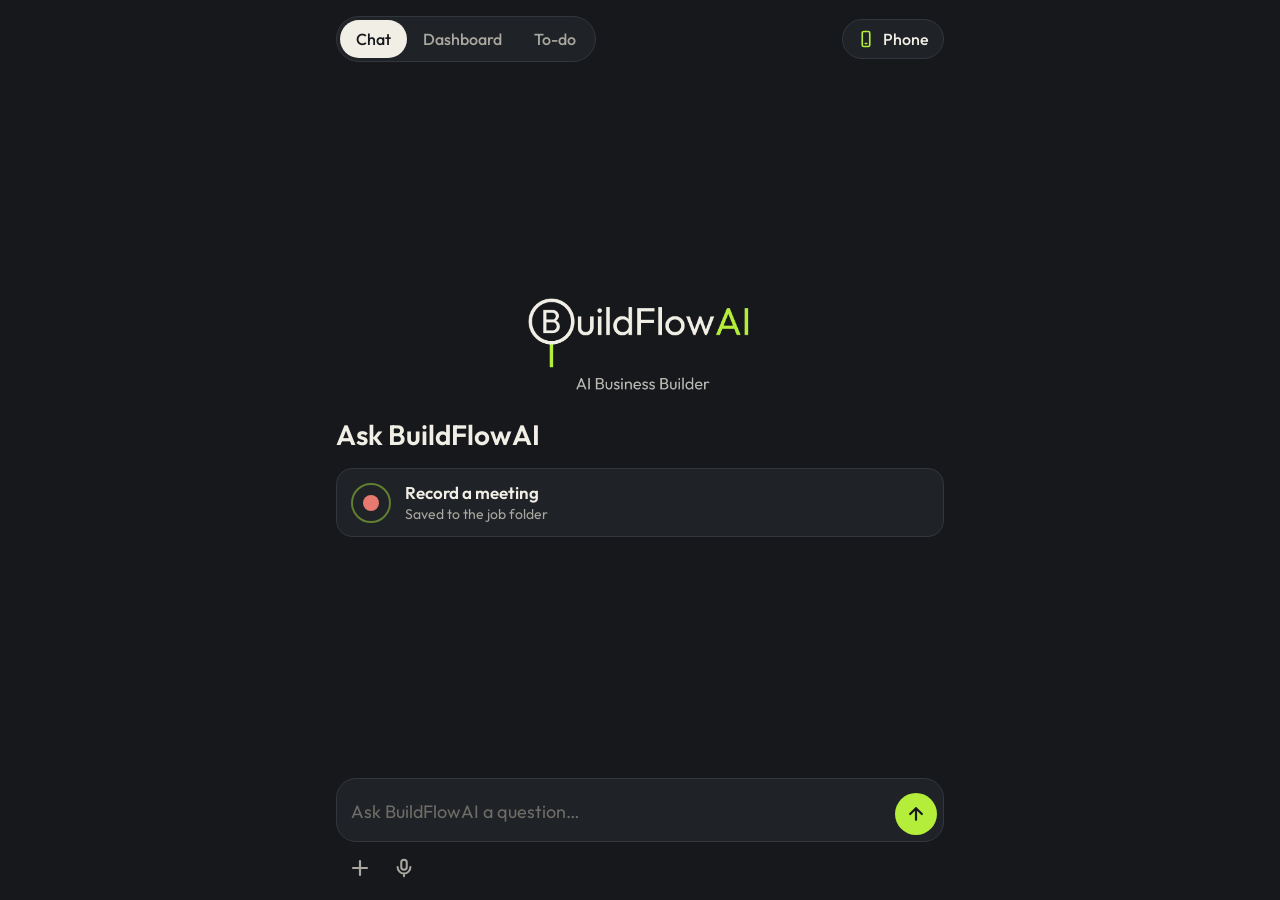
<file: phone.html>
<!doctype html>
<html lang="en"><head><meta charset="utf-8"><meta name="viewport" content="width=device-width,initial-scale=1"><meta name="robots" content="noindex"><title>BuildFlowAI</title>
<style>
html,body{margin:0;height:100%;background:#16181B;color:#F1EEE6;font-family:Outfit,-apple-system,system-ui,sans-serif}
body{display:flex;flex-direction:column;align-items:center;gap:12px;padding-top:12px;box-sizing:border-box}
.bar{display:flex;align-items:center;gap:12px;font-size:14px;color:#A9A79F}
.bar button{font:inherit;color:#F1EEE6;background:#1F2226;border:1px solid #33373D;border-radius:999px;padding:8px 16px;cursor:pointer}
.ph{flex:none;box-sizing:border-box;width:410px;max-width:100%;border:10px solid #2A2D33;border-radius:36px;background:#16181B;overflow:hidden}
iframe{width:100%;height:100%;border:0;display:block}
</style></head><body>
<div class="bar"><span>Phone view, 390 px wide</span><button id="d" type="button">Desktop view</button></div>
<div class="ph" id="ph"><iframe id="f" name="bfphone" allow="microphone; camera; clipboard-write; geolocation"></iframe></div>
<script>
/* Frames the app (same page, ?u=) in a phone-sized window on a big screen. Only this site's own app pages are allowed. */
(function () {
  var u = new URLSearchParams(location.search).get('u') || '', ok = false, t;
  try { t = new URL(u, location.href); ok = t.origin === location.origin && /\/app\.html$/.test(t.pathname); } catch (e) {}
  var l = ''; try { l = localStorage.getItem('dk-layout') || ''; } catch (e) {}
  if (!ok) { location.replace('app.html'); return; }
  if (l !== 'm' || window.innerWidth <= 720) { location.replace(t.href); return; }
  var h = Math.max(560, Math.min(860, window.innerHeight - 76));
  document.getElementById('ph').style.height = h + 'px';
  document.getElementById('f').src = t.href;
  document.getElementById('d').onclick = function () { try { localStorage.setItem('dk-layout', 'd'); } catch (e) {} location.replace(t.href); };
})();
</script></body></html>
</file>
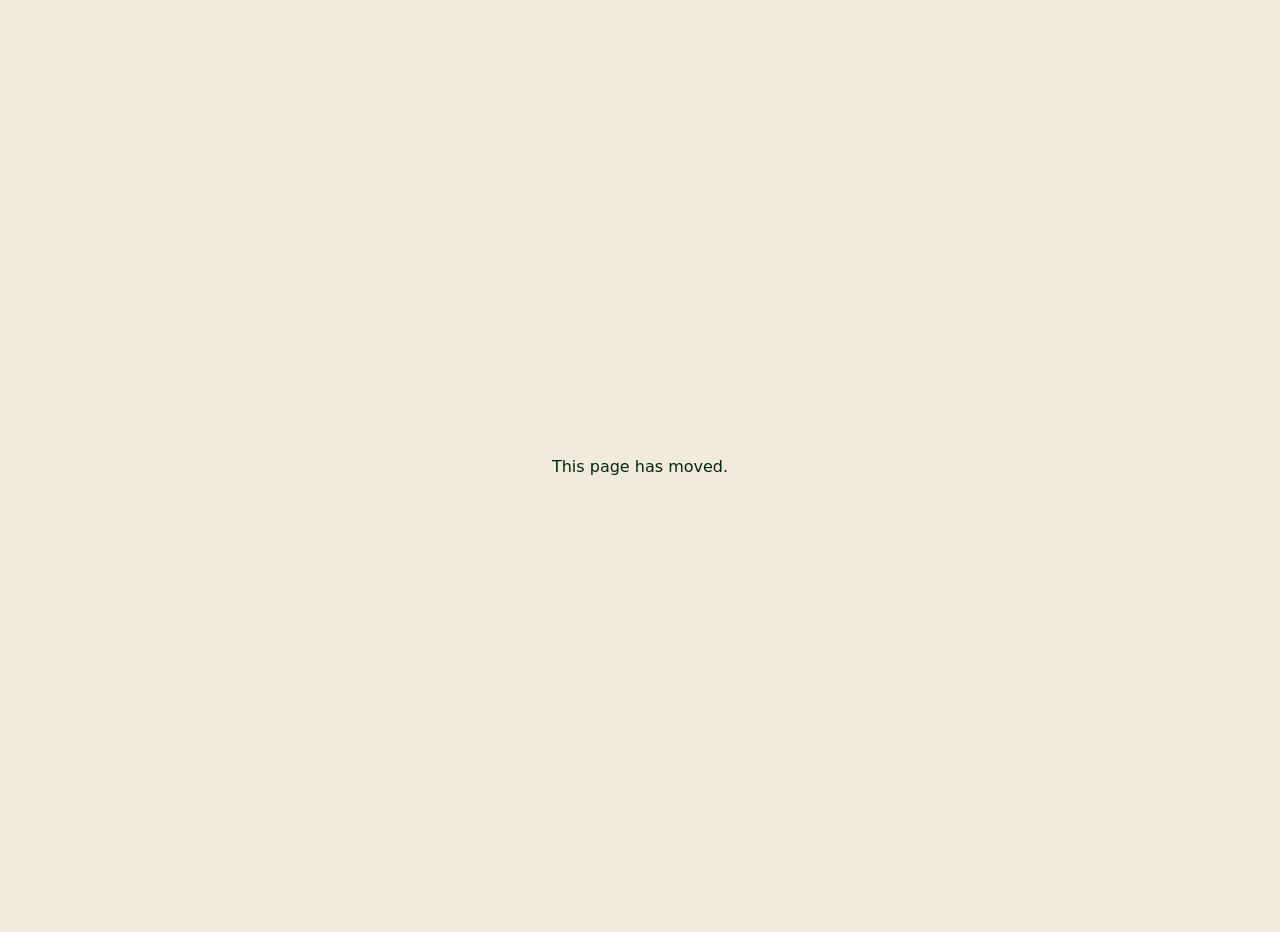
<file: dashboard-preview/app.html>
<!doctype html>
<html lang="en"><head><meta charset="utf-8"><meta name="viewport" content="width=device-width,initial-scale=1"><meta name="robots" content="noindex"><title>Moved</title>
<style>body{font:16px system-ui,sans-serif;background:#F2EBDD;color:#00280F;display:grid;place-items:center;min-height:100vh;margin:0;padding:16px}</style></head>
<body><p>This page has moved.</p></body></html>
</file>
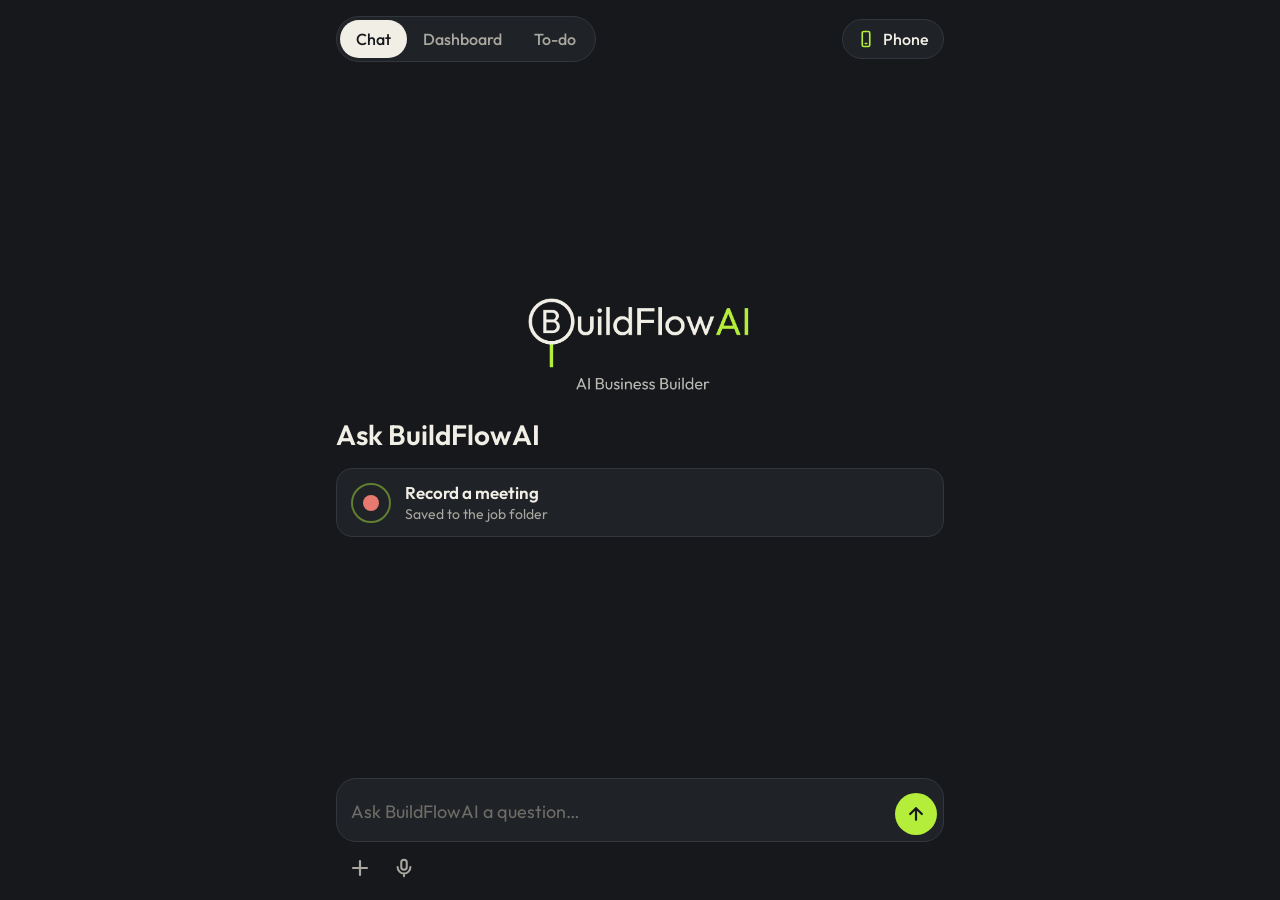
<file: record/app.html>
<!doctype html>
<html lang="en"><head><meta charset="utf-8"><meta name="viewport" content="width=device-width, initial-scale=1, viewport-fit=cover"><title>BuildFlowAI</title>
<style>html,body{background:#16181B;margin:0}</style></head><body>
<script>
// Opens the main BuildFlowAI app from inside /record/, so desktop dock apps that were added from the recorder link keep it in their own window.
fetch('../app.html?t=' + Date.now(), { cache: 'no-store' }).then(function (r) { return r.text(); }).then(function (t) {
  t = t.replace('<head>', '<head><base href="../">');
  document.open(); document.write(t); document.close();
}).catch(function () { location.replace('../app.html' + location.search); });
</script>
</body></html>
</file>
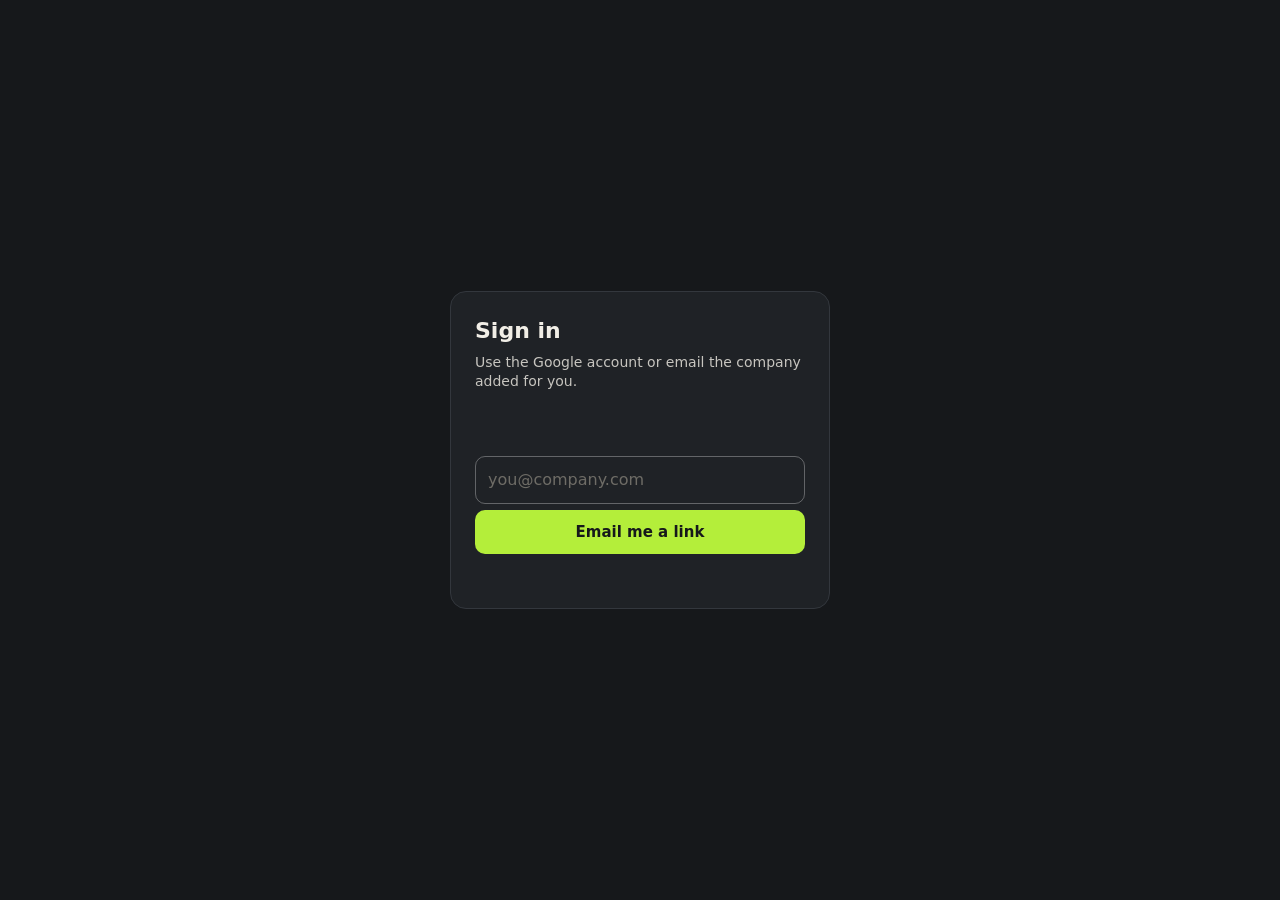
<file: requests-preview/app.html>
<!doctype html>
<html lang="en">
<head><meta http-equiv="Cache-Control" content="no-cache, no-store, must-revalidate"><meta http-equiv="Pragma" content="no-cache">
<meta charset="utf-8">
<meta name="viewport" content="width=device-width, initial-scale=1, viewport-fit=cover, interactive-widget=resizes-content">
<title>BuildFlowAI</title>
<meta name="apple-mobile-web-app-title" content="BuildFlowAI">
<meta name="apple-mobile-web-app-capable" content="yes">
<meta name="mobile-web-app-capable" content="yes">
<meta name="apple-mobile-web-app-status-bar-style" content="black-translucent">
<meta name="theme-color" content="#16181B">
<script>
/* Phone view on a big screen: show the whole app inside a real phone-sized window (phone.html frames this same page), so it looks and behaves exactly like Kyle's phone. */
(function () {
  if (window.name === 'bfphone') { document.documentElement.className += ' bfph'; return; }
  var l = ''; try { l = localStorage.getItem('dk-layout') || ''; } catch (e) {}
  if (l === 'm' && window.top === window && window.innerWidth > 720) location.replace('../phone.html' + '?u=' + encodeURIComponent(location.href));
})();
</script>
<meta name="robots" content="noindex">
<meta http-equiv="Cache-Control" content="no-cache">
<link rel="manifest" href="../manifest.webmanifest">
<link rel="apple-touch-icon" href="../icons/apple-touch-icon-180.png">
<link rel="icon" href="../icons/favicon-32.png" sizes="32x32">
<link rel="preconnect" href="https://fonts.googleapis.com">
<link rel="preconnect" href="https://fonts.gstatic.com" crossorigin>
<link href="https://fonts.googleapis.com/css2?family=Outfit:wght@400;500;600;700&display=swap" rel="stylesheet">
<style>
  :root { --bg:#16181B; --card:#1F2226; --card2:#262A2F; --line:#33373D; --ink:#F1EEE6; --muted:#A9A79F; --faint:#6E6C66;
          --accent:#B4EE3A; --coral:#E8796E; --bad:#FF8A7A; }
  * { box-sizing:border-box; -webkit-tap-highlight-color:transparent; }
  html, body { background:var(--bg); height:100%; overflow:hidden; overscroll-behavior:none; }
  body { margin:0; color:var(--ink); font-family:"Outfit", -apple-system, system-ui, sans-serif; font-size:18px; line-height:1.4; }
  button { font:inherit; color:inherit; }
  [hidden] { display:none !important; }
  /* The page itself never scrolls: header stays at the top, the chat box at the bottom, and only the
     conversation (or the To-do / Dashboard list) scrolls in between. Height follows the visible area, so the
     iPhone keyboard pushes the box up instead of covering it (see fitToScreen). */
  .app { max-width:640px; margin:0 auto; height:var(--app-h, 100dvh); display:flex; flex-direction:column; overflow:hidden;
         padding:max(12px, env(safe-area-inset-top)) max(16px, env(safe-area-inset-right)) 0 max(16px, env(safe-area-inset-left)); }
  .app.wide { max-width:none; }
  .app.wide .top, .app.wide > .pv, .app.wide > .alertcard { width:100%; max-width:1400px; margin-left:auto; margin-right:auto; }
  .top, .pv, .alertcard { flex:none; }
  .scroll { flex:1; min-height:0; overflow-y:auto; -webkit-overflow-scrolling:touch; overscroll-behavior:contain; }
  @media (max-width:420px) { .call .lbl { display:none; } .call { padding:8px 10px; } .tabs button { padding:8px 12px; } }
  /* top bar: tabs + Call */
  .top { display:flex; align-items:center; gap:10px; padding:4px 0 10px; }
  .tabs { display:flex; background:var(--card); border:1.5px solid var(--line); border-radius:999px; padding:3px; }
  .tabs button { white-space:nowrap; border:0; background:transparent; padding:8px 16px; border-radius:999px; font-size:16px; font-weight:500; color:var(--muted); cursor:pointer; display:flex; align-items:center; gap:6px; }
  .tabs button.on { background:var(--ink); color:var(--bg); }
  .tabs .ownerTab { padding:8px 16px; border-radius:999px; font-size:16px; font-weight:500; color:var(--muted); text-decoration:none; white-space:nowrap; }
  @media (max-width:520px) { .app.owner .tabs button, .app.owner .tabs .ownerTab { padding:8px 9px; font-size:14.5px; } .app.owner .top { gap:6px; } .app.owner .call { padding:8px 9px; flex:none; } .app.owner .tabs { min-width:0; } }
  .badge { min-width:20px; height:20px; padding:0 6px; border-radius:10px; background:var(--coral); color:#fff; font-size:12px; font-weight:700; display:inline-flex; align-items:center; justify-content:center; }
  .tabs button.on .badge { background:var(--bg); color:var(--ink); }
  .spacer { flex:1; }
  @media (max-width:420px) { .tabs button { padding:8px 9px; font-size:14px; } .tabs { padding:2px; } }
  /* Requests */
  .reqs { flex:1; min-height:0; overflow-y:auto; -webkit-overflow-scrolling:touch; overscroll-behavior:contain; padding:4px 0 max(30px, env(safe-area-inset-bottom)); }
  .reqs h1 { font-size:26px; font-weight:600; margin:6px 0 4px; }
  .reqs .sub { color:var(--muted); font-size:15px; margin:0 0 14px; }
  .reqs .newbtn { width:100%; padding:16px; border-radius:16px; border:0; background:var(--accent); color:var(--bg); font-size:18px; font-weight:600; cursor:pointer; }
  .reqs .form { background:var(--card); border:1.5px solid var(--accent); border-radius:16px; padding:10px 10px 10px 14px; }
  .reqs .form textarea { width:100%; box-sizing:border-box; min-height:96px; border:0; background:transparent; color:var(--ink); resize:none; outline:none; font:inherit; font-size:18px; line-height:1.35; padding:6px 0; }
  .reqs .form .frow { display:flex; align-items:center; gap:8px; }
  .reqs .form .frow .sp { flex:1; }
  .reqs .form .cancel { background:none; border:0; color:var(--muted); font-size:16px; padding:10px; cursor:pointer; }
  .reqs .form .sendb { padding:11px 20px; border-radius:12px; border:0; background:var(--accent); color:var(--bg); font-size:16px; font-weight:600; cursor:pointer; }
  .reqs .form .sendb:disabled { opacity:.4; }
  .reqs .ritem { background:var(--card); border:1.5px solid var(--line); border-radius:16px; padding:12px 14px; margin:0 0 10px; }
  .reqs .ritem .t { font-size:17px; line-height:1.3; font-weight:600; }
  .reqs .ritem .st { display:inline-flex; margin-top:8px; padding:4px 10px; border-radius:999px; font-size:14px; background:#232A16; border:1px solid rgba(180,238,58,.35); color:var(--accent); }
  .reqs .ritem .st.done { background:transparent; border-color:var(--line); color:var(--muted); }
  .reqs .ritem .meta { font-size:14px; color:var(--muted); margin-top:6px; }
  .chip a { color:inherit; text-decoration:underline; margin-left:4px; cursor:pointer; }
  .bfph .call { display:none !important; }
  .call { display:inline-flex; align-items:center; gap:8px; padding:8px 14px; border-radius:999px; background:var(--card);
          border:1.5px solid var(--line); font-size:16px; font-weight:500; cursor:pointer; }
  .call svg { color:var(--accent); }
  .pv { background:#2B2F34; border:1.5px dashed var(--accent); border-radius:12px; padding:8px 12px; font-size:14px; margin:0 0 10px; text-align:center; color:var(--muted); }
  .alertcard { background:var(--card); border:1.5px solid rgba(180,238,58,.5); border-radius:14px; padding:12px 14px; margin:0 0 10px; display:flex; flex-direction:column; gap:4px; font-size:15px; color:var(--muted); }
  .alertcard b { color:var(--ink); font-size:16px; }
  .alertcard .acts { display:flex; gap:8px; margin-top:6px; }
  .alertcard button { padding:8px 16px; border-radius:12px; border:1.5px solid var(--line); background:transparent; color:var(--ink); font-size:15px; cursor:pointer; }
  .alertcard button.pri { background:var(--accent); border-color:var(--accent); color:var(--bg); font-weight:600; }
  .pv b { color:var(--ink); font-weight:600; }

  /* ---------- Chat ---------- */
  .chat { flex:1; display:flex; flex-direction:column; min-height:0; }
  .hello { flex:1; display:flex; flex-direction:column; justify-content:center; padding:10px 0 8px; }
  .hello img { width:min(230px, 62vw); height:auto; display:block; margin:0 auto 18px; }
  .hello h1 { font-size:28px; font-weight:600; margin:0 0 14px; }
  .chat.talking .hello { display:none; }
  .msgs { display:none; flex:1; min-height:0; overflow-y:auto; -webkit-overflow-scrolling:touch; overscroll-behavior:contain; padding:6px 0 12px; }
  .chat.talking .msgs { display:block; }
  .m { margin:12px 0; display:flex; }
  .m.me { justify-content:flex-end; }
  .m .b { max-width:86%; padding:11px 15px; border-radius:18px; white-space:pre-wrap; word-wrap:break-word; }
  .m.me .b { background:var(--card2); border-bottom-right-radius:6px; }
  .m.ai .b { background:transparent; padding-left:2px; padding-right:2px; max-width:100%; }
  .m.ai .who { font-size:13px; color:var(--accent); font-weight:600; margin-bottom:2px; }
  .src { margin-top:8px; font-size:13px; color:var(--muted); }
  .m .b a { color:var(--accent); text-decoration:underline; text-underline-offset:2px; word-break:break-all; }
  .srcs { display:flex; flex-direction:column; gap:4px; margin-top:2px; white-space:normal; }
  .src a.lnk { color:var(--muted); text-decoration:underline; text-underline-offset:2px; word-break:normal; }
  .pics { display:flex; gap:8px; overflow-x:auto; margin-top:10px; white-space:normal; }
  .pics a.pic { flex:none; width:180px; border:1.5px solid var(--line); border-radius:12px; overflow:hidden; background:var(--card2); text-decoration:none; color:var(--muted); }
  .ficon { height:130px; display:flex; align-items:center; justify-content:center; font-weight:700; letter-spacing:.08em; color:var(--muted); background:var(--card2); }
  .pics img { display:block; width:100%; height:130px; object-fit:cover; background:#fff; }
  .pics span { display:block; font-size:12px; padding:5px 8px; white-space:nowrap; overflow:hidden; text-overflow:ellipsis; }
  .chip { display:inline-flex; align-items:center; gap:6px; margin-top:10px; padding:6px 12px; border-radius:999px; background:#232A16; border:1px solid rgba(180,238,58,.35); color:var(--accent); font-size:14px; }
  .mail { margin-top:12px; border:1.5px solid var(--line); border-radius:14px; background:var(--card); padding:12px 14px; }
  .mail .h { font-size:13px; color:var(--muted); margin-bottom:2px; }
  .mail .sub { font-weight:600; margin:4px 0 8px; }
  .mail .body { white-space:pre-wrap; font-size:15px; color:var(--ink); max-height:240px; overflow:auto; border-top:1px solid var(--line); padding-top:8px; }
  .mail .acts { display:flex; gap:8px; margin-top:10px; flex-wrap:wrap; }
  .acard { margin-top:12px; border:1.5px solid var(--line); border-radius:14px; background:var(--card); padding:12px 14px; }
  .acard .h { font-size:13px; color:var(--muted); margin-bottom:8px; font-weight:600; }
  .acard label { display:block; font-size:12px; color:var(--muted); margin:8px 0 3px; }
  .acard input, .acard textarea, .acard select { width:100%; box-sizing:border-box; font:inherit; font-size:16px; color:var(--ink); background:var(--bg); border:1.5px solid var(--line); border-radius:10px; padding:8px 10px; }
  .acard textarea { min-height:150px; resize:vertical; line-height:1.4; }
  .acard .row { display:flex; gap:8px; } .acard .row > div { flex:1; min-width:0; }
  .acard .acts { display:flex; gap:8px; margin-top:12px; flex-wrap:wrap; align-items:center; }
  .acard button { padding:9px 16px; border-radius:12px; border:1.5px solid var(--line); background:transparent; color:var(--ink); font-size:15px; cursor:pointer; }
  .acard button.pri { background:var(--accent); border-color:var(--accent); color:var(--bg); font-weight:600; }
  .acard .fine { font-size:12px; color:var(--muted); margin-top:8px; } .acard .ok { color:var(--accent); font-weight:600; font-size:15px; }
  .acard .bad { color:#b3261e; font-size:13px; margin-top:6px; }
  .mail a, .mail button { padding:8px 14px; border-radius:12px; border:1.5px solid var(--line); background:transparent; color:var(--ink); font-size:15px; text-decoration:none; cursor:pointer; }
  .mail a.pri { background:var(--accent); border-color:var(--accent); color:var(--bg); font-weight:600; }
  .maybe { margin-top:10px; display:flex; flex-wrap:wrap; gap:8px; align-items:center; }
  .maybe .q { width:100%; color:var(--accent); font-weight:600; font-size:16px; }
  .maybe button { padding:8px 18px; border-radius:12px; border:1.5px solid var(--line); background:transparent; font-size:15px; cursor:pointer; }
  .maybe button.pri { background:var(--accent); border-color:var(--accent); color:var(--bg); font-weight:600; }
  .typing { color:var(--muted); font-size:15px; }
  .typing i { display:inline-block; width:6px; height:6px; margin:0 2px; border-radius:50%; background:var(--muted); animation:blink 1.2s infinite; }
  .typing i:nth-child(2) { animation-delay:.2s; } .typing i:nth-child(3) { animation-delay:.4s; }
  @keyframes blink { 0%,80%,100% { opacity:.25; } 40% { opacity:1; } }
  .newchat { display:none; margin:2px auto 0; background:none; border:0; color:var(--muted); font-size:14px; text-decoration:underline; cursor:pointer; }
  .chat.talking .newchat { display:block; }

  /* the box (composer) */
  .dock { padding:6px 0 max(12px, env(safe-area-inset-bottom)); background:var(--bg); }
  .dock { flex:none; }
  .composer { background:var(--card); border:1.5px solid var(--line); border-radius:20px; padding:6px 6px 6px 14px; }
  .composer:focus-within { border-color:var(--accent); }
  .composer .row { display:flex; align-items:flex-end; gap:6px; }
  .composer textarea { flex:1; min-width:0; min-height:46px; max-height:200px; border:0; background:transparent; color:var(--ink);
         padding:11px 0; resize:none; outline:none; font:inherit; font-size:18px; line-height:1.35; }
  ::placeholder { color:var(--faint); }
  @media (max-width:480px) { .chat:not(.talking) .composer textarea { min-height:70px; } }
  .go { flex:none; width:42px; height:42px; border-radius:50%; border:0; cursor:pointer; display:flex; align-items:center; justify-content:center; background:var(--accent); color:var(--bg); }
  .go:disabled { opacity:.4; }
  .tools { display:flex; align-items:center; gap:4px; padding:6px 4px 0; }
  .tool { width:40px; height:40px; border-radius:50%; border:0; background:transparent; color:var(--muted); cursor:pointer; display:flex; align-items:center; justify-content:center; }
  .tool:hover { color:var(--ink); background:var(--card); }
  .tool.on { background:var(--accent); color:var(--bg); animation:pulse 1.2s ease-in-out infinite; }
  @keyframes pulse { 0%,100% { box-shadow:0 0 0 0 rgba(180,238,58,.5); } 50% { box-shadow:0 0 0 10px rgba(180,238,58,0); } }
  .tool.rec { display:none; }
  .chat.talking .tool.rec { display:flex; }
  .tool.rec i { width:12px; height:12px; border-radius:50%; background:var(--coral); box-shadow:0 0 0 3px rgba(180,238,58,.35); }
  .hint { font-size:14px; color:var(--muted); margin:4px 6px 0; }
  .plusmenu { display:flex; gap:8px; padding:6px 0 0; }
  .plusmenu button { flex:1; display:flex; align-items:center; justify-content:center; gap:8px; padding:12px; border-radius:14px; border:1.5px solid var(--line); background:var(--card); font-size:16px; cursor:pointer; }
  .flist { list-style:none; padding:0; margin:4px 0 0; }
  .flist li { display:flex; justify-content:space-between; gap:10px; padding:6px 0; color:var(--muted); font-size:15px; border-bottom:1px solid var(--line); }
  .flist button { background:none; border:0; color:var(--muted); font-size:15px; text-decoration:underline; cursor:pointer; }
  #files, #cam { display:none; }
  /* record a meeting (option A) */
  .recsheet { position:fixed; inset:0; z-index:50; background:var(--bg); display:flex; justify-content:center; overflow-y:auto;
              padding:max(16px, env(safe-area-inset-top)) 16px max(16px, env(safe-area-inset-bottom)); }
  .rs-in { width:100%; max-width:520px; }
  .rs-top { display:flex; align-items:center; justify-content:space-between; }
  .rs-top h2 { font-size:24px; font-weight:600; margin:6px 0; }
  .rs-x { border:1.5px solid var(--line); background:var(--card); border-radius:999px; width:40px; height:40px; font-size:16px; cursor:pointer; }
  .rs-sub { color:var(--muted); font-size:15px; margin:4px 0 16px; }
  .rs-err { color:var(--bad); font-size:15px; min-height:1em; }
  .rs-send { width:100%; min-height:52px; border:0; border-radius:14px; background:var(--accent); color:var(--bg); font-size:18px; font-weight:600; cursor:pointer; }
  .rs-send:disabled { opacity:.6; }
  .rs-err.ok { color:var(--muted); }
  .rs-file { display:block; margin-top:14px; color:var(--muted); font-size:14px; text-align:center; cursor:pointer; }
  .bfv-bad [data-t="liveWarn"] { color:#FF6B5E; font-weight:600; }
  /* Option A look for the shared recorder: soft coral dot in a lime ring (no bright red) */
  .recsheet .bfv-round { border:3px solid rgba(180,238,58,.45); }
  .recsheet .bfv-round i { background:var(--coral); width:40px; height:40px; }
  .recsheet .bfv-round.sq i { width:24px; height:24px; }
  .recsheet .bfv-mic { background:var(--coral); }
  .recA { display:flex; align-items:center; gap:14px; padding:12px 14px; margin:0 0 14px; background:var(--card); border:1.5px solid var(--line); border-radius:16px; color:inherit; text-decoration:none; }
  .recA .dot { flex:none; width:40px; height:40px; border-radius:50%; display:flex; align-items:center; justify-content:center; border:2px solid rgba(180,238,58,.45); }
  .recA .dot i { width:16px; height:16px; border-radius:50%; background:var(--coral); }
  .recA:hover .dot { border-color:var(--accent); }
  .recA b { display:block; font-weight:600; font-size:17px; }
  .recA small { display:block; color:var(--muted); font-size:14px; }

  /* ---------- To-do ---------- */
  .todo { flex:1; min-height:0; overflow-y:auto; -webkit-overflow-scrolling:touch; overscroll-behavior:contain; padding:4px 0 max(30px, env(safe-area-inset-bottom)); }
  #dash { --dash-top:120px; flex:1; min-height:0; overflow-y:auto; -webkit-overflow-scrolling:touch; overscroll-behavior:contain; }
  .todo h1 { font-size:26px; font-weight:600; margin:6px 0 4px; }
  .todo .sub { color:var(--muted); font-size:15px; margin:0 0 14px; }
  .filters { display:flex; gap:8px; flex-wrap:wrap; margin:0 0 12px; }
  .filters button { padding:6px 14px; border-radius:999px; border:1.5px solid var(--line); background:transparent; font-size:15px; color:var(--muted); cursor:pointer; }
  .filters button.on { border-color:var(--ink); color:var(--ink); }
  .sec { font-size:13px; letter-spacing:.08em; text-transform:uppercase; color:var(--muted); margin:18px 2px 8px; }
  .item { background:var(--card); border:1.5px solid var(--line); border-radius:16px; padding:14px 14px 12px; margin:0 0 10px; }
  .item.urgent { border-left:4px solid var(--coral); }
  .item .t { font-weight:600; font-size:18px; line-height:1.3; }
  .item .meta { font-size:14px; color:var(--muted); margin-top:3px; }
  .item .d { font-size:15px; color:#CFCCC3; margin-top:8px; }
  .item .auto { font-size:13px; color:var(--muted); margin-top:8px; display:flex; gap:6px; align-items:flex-start; }
  .item .auto svg { flex:none; color:var(--accent); margin-top:2px; }
  .acts { display:flex; gap:8px; margin-top:12px; flex-wrap:wrap; }
  .acts button { padding:9px 14px; border-radius:12px; border:1.5px solid var(--line); background:transparent; font-size:15px; cursor:pointer; }
  .acts button.more { margin-left:auto; padding:9px 12px; font-size:18px; line-height:1; }
  .acts button.pri { background:var(--accent); border-color:var(--accent); color:var(--bg); font-weight:600; }
  .acts button:disabled { opacity:.5; }
  .snz { display:flex; gap:6px; margin-top:8px; }
  .snz button { flex:1; padding:8px; border-radius:10px; border:1.5px solid var(--line); background:var(--bg); font-size:14px; cursor:pointer; }
  .item.ask { border-color:rgba(180,238,58,.5); }
  .item.ask .q { color:var(--accent); font-weight:600; margin-top:8px; }
  .item.finished { opacity:.75; padding:10px 14px; display:flex; align-items:center; gap:10px; }
  .item.finished .t { font-size:16px; font-weight:500; text-decoration:line-through; text-decoration-color:var(--faint); }
  .item.finished .meta { margin:0; }
  .item.finished .grow { flex:1; min-width:0; }
  .undo { background:none; border:0; color:var(--accent); font-size:15px; cursor:pointer; text-decoration:underline; }
  .empty { text-align:center; color:var(--muted); padding:30px 0; }
  .err { color:var(--bad); font-size:15px; margin:8px 2px; }

  .sheet { position:fixed; inset:0; background:rgba(0,0,0,.6); display:flex; align-items:flex-end; justify-content:center; z-index:20; }
  .sheet > div { background:var(--card); width:100%; max-width:520px; border-radius:20px 20px 0 0; padding:24px 20px max(24px, env(safe-area-inset-bottom)); text-align:center; }
  .sheet h3 { margin:6px 0 6px; font-size:22px; }
  .sheet p { color:var(--muted); margin:0 0 18px; font-size:16px; }
  .sheet button { width:100%; padding:14px; border-radius:12px; border:0; background:var(--accent); color:var(--bg); font-weight:600; cursor:pointer; }
  .dropover { position:fixed; inset:0; z-index:30; background:rgba(22,24,27,.93); border:3px dashed var(--accent); display:flex; align-items:center; justify-content:center; font-size:22px; font-weight:600; color:var(--accent); pointer-events:none; }
  .dropover span { background:var(--card); border:1.5px solid var(--accent); border-radius:999px; padding:14px 26px; }
.item .opts{display:grid;gap:8px;margin:10px 0}.item .opt{display:block;width:100%;text-align:left;border:1px solid var(--line,#444);background:none;border-radius:12px;padding:12px 14px;color:inherit;font:inherit;min-height:48px;cursor:pointer}.item .opt b{display:block;font-weight:700}.item .opt span{display:block;font-size:13px;opacity:.8;margin-top:2px}.item .opt em{display:block;font-size:13px;font-style:normal;margin-top:4px;opacity:.9}.item .opt.rec{border-color:var(--accent,#b6f23c);background:rgba(182,242,60,.08)}.item .opt .recb{float:right;font-style:normal;font-size:11px;font-weight:700;letter-spacing:.04em;text-transform:uppercase;background:var(--accent,#b6f23c);color:#000;border-radius:999px;padding:3px 8px}
.todojob{margin:0 0 10px}.todojob select{width:100%;max-width:420px;background:var(--card);color:var(--ink);border:1px solid var(--line,#444);border-radius:10px;padding:10px 12px;font:inherit;font-size:15px}
.b .dq .opts{display:grid;gap:8px;margin:10px 0}.b .dq .opt{display:block;width:100%;text-align:left;border:1px solid var(--line,#444);background:none;border-radius:12px;padding:12px 14px;color:inherit;font:inherit;min-height:48px;cursor:pointer}.b .dq .opt b{display:block;font-weight:700}.b .dq .opt span{display:block;font-size:13px;opacity:.8;margin-top:2px}.b .dq .opt em{display:block;font-size:13px;font-style:normal;margin-top:4px;opacity:.9}.b .dq .opt.rec{border-color:var(--accent,#b6f23c);background:rgba(182,242,60,.08)}.b .dq .opt .recb{float:right;font-style:normal;font-size:11px;font-weight:700;letter-spacing:.04em;text-transform:uppercase;background:var(--accent,#b6f23c);color:#000;border-radius:999px;padding:3px 8px}.b .dq .dqq{font-weight:700;margin:10px 0 0}.b .dq .dqd{font-size:13px;opacity:.75}
</style>
<style>
/* BuildFlowAI Dashboard tab v3 (layout of the client's own software; KDB = the client's old system Summary). All rules under .dash. Generated by tools/make_handoff2.py */
.dash{--bg:#16181B;--card:#1F2226;--card2:#262A2F;--line:#33373D;--line2:#2A2E33;--ink:#F1EEE6;--muted:#A9A79F;--faint:#7A786F;
  --accent:#B4EE3A;--accent-bg:#2B3320;--coral:#E8796E;--coral-bg:#3A2523;--amber:#E9B95A;--amber-bg:#352D1C;--blue:#8DB8F2;--blue-bg:#1D2836;
  display:grid;grid-template-columns:248px minmax(0,1fr);min-height:100%;background:var(--bg);color:var(--ink);font:400 15px/1.45 "Outfit",-apple-system,system-ui,sans-serif;font-variant-numeric:tabular-nums}
.dash[hidden]{display:none}
.dash *,.dash *::before,.dash *::after{box-sizing:border-box}
.dash button,.dash input{font:inherit;color:inherit}
.dash a{color:inherit}
.dash :focus-visible{outline:2px solid var(--accent);outline-offset:2px;border-radius:6px}

/* job list (left) */
.dash .side{border-right:1px solid var(--line2);padding:18px 12px 24px;position:sticky;top:0;align-self:start;max-height:calc(100dvh - var(--dash-top,64px));overflow:auto}
.dash .find{width:100%;background:var(--card);border:1px solid var(--line);border-radius:10px;padding:8px 11px;font-size:14px;margin-bottom:12px;outline:none}
.dash .find::placeholder{color:var(--faint)}
.dash .sl{font-size:11px;font-weight:600;letter-spacing:.1em;text-transform:uppercase;color:var(--faint);margin:16px 10px 6px}
.dash .jl{list-style:none;margin:0;padding:0}
.dash .jl button{width:100%;text-align:left;background:none;border:0;border-radius:9px;padding:8px 10px;cursor:pointer;display:grid;grid-template-columns:10px 1fr;gap:4px 10px;align-items:center}
.dash .jl button:hover{background:var(--card)}
.dash .jl button[aria-current=true]{background:var(--card2)}
.dash .jl .dk-dot{width:10px;height:10px;border-radius:3px}
.dash .jl b{font-weight:500;font-size:14px;white-space:nowrap;overflow:hidden;text-overflow:ellipsis}
.dash .jl small{grid-column:2;font-size:12px;color:var(--muted);margin-top:-3px}
.dash .jl .all b{font-weight:600}
.dash .jl .all .dk-dot{background:var(--ink);border-radius:50%}

/* main */
.dash .main{padding:22px max(24px,env(safe-area-inset-right,0px)) 64px 28px;min-width:0}
.dash .dk-top{display:flex;justify-content:space-between;align-items:flex-start;gap:20px;margin-bottom:20px;flex-wrap:wrap}
.dash .dk-top h1{font-size:28px;font-weight:600;margin:0;letter-spacing:-.01em;display:flex;align-items:center;gap:12px}
.dash .dk-top h1 .dk-dot{width:14px;height:14px;border-radius:4px}
.dash .dk-top p{margin:3px 0 0;color:var(--muted)}
.dash .dk-acts{display:flex;gap:8px;flex-wrap:wrap;margin-top:12px}
.dash .dk-chip{font-size:13px;font-weight:500;border:1px solid var(--line);background:none;border-radius:999px;padding:6px 12px;text-decoration:none;cursor:pointer;display:inline-flex;gap:6px;align-items:center}
.dash .dk-chip:hover{border-color:var(--muted)}
.dash .wxs{display:flex;gap:4px;background:var(--card);border:1px solid var(--line2);border-radius:12px;padding:6px}
.dash .wxs div{display:grid;justify-items:center;padding:4px 9px;border-radius:8px;font-size:12px;color:var(--muted);min-width:48px}
.dash .wxs div:first-child{background:var(--card2);color:var(--ink)}
.dash .wxs i{font-style:normal;font-size:18px;line-height:1.3}
.dash .wxs b{font-size:14px;color:var(--ink);font-weight:600}
.dash .wxs .rain{color:var(--blue);font-weight:600}

.dash .cols{display:grid;grid-template-columns:minmax(0,1fr) 360px;gap:20px;align-items:start}
.dash .card{background:var(--card);border:1px solid var(--line);border-radius:16px;padding:16px 18px;margin-bottom:20px}
.dash .ch{display:flex;justify-content:space-between;align-items:center;gap:10px;margin-bottom:10px}
.dash h2{font-size:13px;font-weight:600;letter-spacing:.1em;text-transform:uppercase;color:var(--muted);margin:0}
.dash .link{font-size:13px;font-weight:600;color:var(--accent);background:none;border:0;cursor:pointer;padding:0;text-decoration:none}
.dash .dk-empty{color:var(--faint);font-size:14px;margin:6px 0}

/* actions */
.dash .dk-tabs{display:flex;gap:4px;overflow-x:auto;scrollbar-width:none;border-bottom:1px solid var(--line2);margin:0 -18px 6px;padding:0 18px}
.dash .dk-tabs button{white-space:nowrap;background:none;border:0;border-bottom:2px solid transparent;padding:8px 10px 9px;font-size:14px;color:var(--muted);cursor:pointer;margin-bottom:-1px;display:inline-flex;gap:7px;align-items:center}
.dash .dk-tabs button[aria-selected=true]{color:var(--ink);border-color:var(--accent)}
.dash .dk-tabs .n{font-size:12px;font-weight:600;background:var(--line2);border-radius:999px;padding:0 7px}
.dash .dk-tabs .over .n{background:var(--coral-bg);color:#F6B3AA}
.dash .al{list-style:none;margin:0;padding:0}
.dash .al li{display:grid;grid-template-columns:minmax(0,1fr) auto;gap:4px 12px;align-items:center;padding:11px 0;border-top:1px solid var(--line2)}
.dash .al li:first-child{border-top:0}
.dash .al b{font-weight:500}
.dash .al .dk-m{font-size:13px;color:var(--muted)}
.dash .al .late{color:#F6B3AA;font-weight:600}
.dash .tag{display:inline-flex;align-items:center;gap:6px;font-size:12px;font-weight:600;color:var(--muted)}
.dash .tag i{width:8px;height:8px;border-radius:2px;display:inline-block}
.dash .dk-who{display:inline-block;font-size:12px;font-weight:600;padding:1px 7px;border-radius:5px;background:var(--line2);color:var(--muted)}

/* schedule agenda */
.dash .ag{list-style:none;margin:0;padding:0}
.dash .ag>li{display:grid;grid-template-columns:92px minmax(0,1fr);gap:12px;padding:10px 0;border-top:1px solid var(--line2)}
.dash .ag>li:first-child{border-top:0}
.dash .ag .dk-d{font-size:13px;color:var(--muted);font-weight:500}
.dash .ag .dk-d b{display:block;color:var(--ink);font-size:15px;font-weight:600}
.dash .ag .dk-d .w{font-size:12px;color:var(--faint)}
.dash .ag .today b{color:var(--accent)}
.dash .ev{display:grid;grid-template-columns:auto minmax(0,1fr);gap:2px 10px;padding:7px 10px;border-radius:9px;background:var(--blue-bg);margin-bottom:6px;text-decoration:none}
.dash .ev:last-child{margin-bottom:0}
.dash .ev .dk-t{font-size:12px;color:var(--muted);font-weight:600;grid-row:span 2;padding-top:2px;min-width:58px}
.dash .ev b{font-weight:600;color:var(--blue)}
.dash .ev span{font-size:13px;color:var(--muted)}
.dash .ev.auto{background:none;border:1.5px dashed var(--line)}
.dash .ev.auto b{color:var(--ink)}
.dash .ev.hol{background:none;border:1px solid var(--line2)}
.dash .ev.hol b{color:var(--ink)}
.dash .ag .none{font-size:13px;color:var(--faint);padding-top:2px}
.dash .lg{display:flex;gap:14px;font-size:12px;color:var(--muted);margin-top:10px;flex-wrap:wrap}
.dash .lg i{display:inline-block;width:9px;height:9px;border-radius:3px;margin-right:6px}
.dash .lg .s{background:var(--blue)}.dash .lg .a{border:1.5px dashed var(--muted)}

/* job glance rows (ours, not in the client's old system) */
.dash .gl{list-style:none;margin:0;padding:0}
.dash .gl li{border-top:1px solid var(--line2)}
.dash .gl li:first-child{border-top:0}
.dash .gl button{all:unset;box-sizing:border-box;width:100%;cursor:pointer;display:grid;grid-template-columns:minmax(150px,1.1fr) minmax(0,2fr) minmax(0,1.4fr);gap:14px;padding:12px 0;align-items:start}
.dash .gl button:hover .nm{text-decoration:underline}
.dash .gl .nm{font-weight:600;display:flex;gap:8px;align-items:center}
.dash .gl .nm i{width:9px;height:9px;border-radius:3px;flex:none}
.dash .gl .st{display:block;font-size:12px;color:var(--muted);font-weight:500;margin-left:17px}
.dash .gl .wo{font-size:14px}
.dash .gl .wo .x{display:block}
.dash .gl .dk-q{font-size:13px;color:var(--muted)}
.dash .gl .dk-q em{font-style:normal;color:var(--ink)}

/* to-do quick add */
.dash .qa{display:flex;gap:8px}
.dash .qa input{flex:1;min-width:0;background:var(--bg);border:1px solid var(--line);border-radius:10px;padding:9px 11px;font-size:15px;outline:none}
.dash .qa input::placeholder{color:var(--faint)}
.dash .qa button{border:0;background:var(--accent);color:#15180F;font-weight:600;border-radius:10px;padding:0 14px;cursor:pointer}
.dash .qn{font-size:13px;color:var(--muted);margin:10px 0 0;display:flex;justify-content:space-between}

/* activity */
.dash .feed{list-style:none;margin:0;padding:0}
.dash .feed li{padding:9px 0;border-top:1px solid var(--line2);font-size:14px;display:grid;grid-template-columns:50px 1fr;gap:8px}
.dash .feed li:first-child{border-top:0}
.dash .feed time{font-size:12px;color:var(--faint);padding-top:2px}
.dash .feed .tag{display:flex;margin-bottom:1px}

/* reminders, contacts, money */
.dash .rm{list-style:none;margin:0;padding:0}
.dash .rm li{padding:9px 0;border-top:1px solid var(--line2);font-size:14px}
.dash .rm li:first-child{border-top:0}
.dash .rm small{display:block;color:var(--muted);font-size:13px}
.dash .kv{display:grid;grid-template-columns:110px 1fr;gap:9px 12px;margin:0;font-size:14px}
.dash .kv dt{color:var(--faint);font-size:13px;padding-top:1px}
.dash .kv dd{margin:0}
.dash .kv .x{display:block}.dash .kv .x+.x{margin-top:4px}
.dash details.fold summary{list-style:none;cursor:pointer;display:flex;justify-content:space-between;align-items:center}
.dash details.fold summary::-webkit-details-marker{display:none}
.dash details.fold summary::after{content:"Show";font-weight:600;font-size:13px;color:var(--ink)}
.dash details.fold[open] summary::after{content:"Hide"}
.dash .mt{display:grid;grid-template-columns:1fr auto;gap:8px 12px;margin:12px 0 0;font-size:14px}
.dash .mt dd{margin:0;text-align:right;font-weight:600}
.dash .mt small{display:block;color:var(--faint);font-size:12px}
.dash .na{color:var(--faint);font-weight:400}
.dash .stage{font-size:12px;font-weight:600;padding:3px 9px;border-radius:999px;border:1px solid var(--line);white-space:nowrap}
.dash .stage.build{border-color:var(--accent);color:var(--accent)}
.dash .dk-src{font-size:12px;color:var(--faint);margin-top:6px}
.dash .toast{position:fixed;left:50%;bottom:24px;transform:translateX(-50%);background:var(--ink);color:var(--bg);padding:10px 16px;border-radius:999px;font-size:14px;font-weight:500;z-index:30}
.dash .toast[hidden]{display:none}

@media (max-width:1180px){.dash .cols{grid-template-columns:minmax(0,1fr)}}
@media (max-width:900px){
  .dash{grid-template-columns:minmax(0,1fr)}
  .dash .side{min-width:0}
  .dash .side{position:static;max-height:none;border-right:0;border-bottom:1px solid var(--line2);padding:12px 16px;overflow:visible}
  .dash .find,.dash .sl{display:none}
  .dash .jl{display:flex;gap:6px;overflow-x:auto;scrollbar-width:none;margin:0 -16px;padding:0 16px}
  .dash .jl li{flex:none}
  .dash .jl button{display:flex;gap:7px;border:1px solid var(--line);border-radius:999px;padding:6px 12px}
  .dash .jl small{display:none}
  .dash .main{padding:18px 16px 48px}
  .dash .gl button{grid-template-columns:1fr;gap:4px}
  .dash .gl .st{display:inline;margin-left:8px}
}
@media (max-width:520px){
  .dash .wxs{width:100%;justify-content:space-between}
  .dash .wxs div{min-width:0;padding:4px 6px}
  .dash .ag>li{grid-template-columns:64px minmax(0,1fr)}
  .dash .kv{grid-template-columns:90px 1fr}
}
.dash .addd{display:grid;grid-template-columns:minmax(0,1fr) 150px 110px auto auto;gap:8px;margin:0 0 12px}
.dash .addd[hidden]{display:none}
.dash .addd input{min-width:0;background:var(--bg);border:1px solid var(--line);border-radius:10px;padding:8px 10px;font-size:14px;outline:none;color-scheme:dark}
.dash .addd button{border:0;border-radius:10px;padding:0 14px;font-weight:600;cursor:pointer;background:var(--accent);color:#15180F}
.dash .addd button[type=button]{background:var(--card2);color:var(--ink)}
.dash .addd .dk-err{grid-column:1/-1;color:#F6B3AA;font-size:13px;margin:0}
.dash .ev.live{background:var(--blue-bg)}

.dash .wxw{display:grid;justify-items:end;gap:4px}
.dash .wxw small{font-size:12px;color:var(--faint)}
.dash .ev.btv{background:var(--card2)}
.dash .ev.btv b{color:var(--ink)}
.dash .lg .b{background:var(--card2);border:1px solid var(--line)}
.dash .fin .big{display:grid;grid-template-columns:repeat(auto-fit,minmax(140px,1fr));gap:10px;margin:4px 0 12px}
.dash .fin .big div{background:var(--card2);border-radius:12px;padding:10px 12px}
.dash .fin .big small{display:block;font-size:12px;color:var(--muted)}
.dash .fin .big b{font-size:17px;font-weight:600;white-space:nowrap}
.dash details.sub{border-top:1px solid var(--line2);padding:10px 0}
.dash details.sub summary h3{margin:0;font-size:14px;font-weight:600}
.dash details.sub .mt{margin-top:8px}
.dash details.sub details.sub{border-top:0;padding:8px 0 0}
.dash .tw{overflow-x:auto;margin-top:10px}
.dash table.bt{width:100%;border-collapse:collapse;font-size:13px}
.dash table.bt th{text-align:left;font-weight:600;color:var(--muted);font-size:12px;padding:6px 8px;border-bottom:1px solid var(--line);white-space:nowrap}
.dash table.bt td{padding:6px 8px;border-bottom:1px solid var(--line2);vertical-align:top}
.dash table.bt .r{text-align:right;white-space:nowrap}
@media (max-width:720px){.dash .addd{grid-template-columns:1fr 1fr}.dash .addd input[name=title]{grid-column:1/-1}}

/* meeting + contract dialogs */
.dash .dlg{position:fixed;inset:0;background:rgba(0,0,0,.55);z-index:40;display:grid;place-items:center;padding:16px}
.dash .dlg[hidden]{display:none}
.dash .dlg-box{background:var(--card);color:var(--ink);border:1px solid var(--line);border-radius:16px;width:min(560px,100%);max-height:90vh;overflow:auto;padding:18px}
.dash .dlg-h{display:flex;justify-content:space-between;align-items:center}
.dash .dlg-h h2{margin:0;font-size:18px}
.dash .dlg-x{background:none;border:0;color:var(--muted);font-size:24px;cursor:pointer}
.dash .dlg-sub{color:var(--muted);font-size:13px;margin:4px 0 12px}
.dash .dlg-f{display:grid;gap:12px}
.dash .dlg-f label,.dash .dlg-fs legend{font-size:13px;color:var(--muted);display:grid;gap:4px}
.dash .dlg-h2{font-size:12px;color:var(--faint)}
.dash .dlg input,.dash .dlg select,.dash .dlg textarea{background:var(--bg);border:1px solid var(--line);border-radius:10px;padding:8px 10px;font-size:14px;color:var(--ink);color-scheme:dark;font-family:inherit}
.dash .dlg-r{display:grid;grid-template-columns:1fr 1fr 1fr;gap:8px}
.dash .dlg-fs{border:0;padding:0;margin:0;display:grid;gap:8px}
.dash .dlg-r2{display:grid;grid-template-columns:22px 1fr 1.4fr;gap:8px;align-items:center}
.dash .dlg-n{color:var(--muted);font-size:13px}
.dash .dlg-files{display:grid;gap:6px;max-height:180px;overflow:auto}
.dash .dlg-f label.dlg-fl{display:flex;gap:8px;align-items:center;color:var(--ink);font-size:14px}
.dash .dlg-fl small{color:var(--muted);margin-left:auto}
.dash .dlg-b{display:flex;justify-content:flex-end;gap:8px;margin-top:6px}
.dash .dlg-b button{border:1px solid var(--line);background:none;color:var(--ink);border-radius:10px;padding:9px 14px;font-weight:600;cursor:pointer}
.dash .dlg-b button.pri{background:var(--accent);color:#15180F;border-color:transparent}
.dash .dlg-b button:disabled{opacity:.6}
.dash .dlg-rv{display:grid;grid-template-columns:90px 1fr;gap:8px 12px;font-size:14px;margin:0 0 12px}
.dash .dlg-rv dt{color:var(--muted)}.dash .dlg-rv dd{margin:0}
.dash .dlg-rv .pre{white-space:pre-wrap}
.dash .dlg-err{margin:0}
@media(max-width:520px){.dash .dlg-r{grid-template-columns:1fr}.dash .dlg-r2{grid-template-columns:22px 1fr}}

.dash .dlg-r2l{display:grid;grid-template-columns:1fr 1fr;gap:8px}
@media(max-width:520px){.dash .dlg-r2l{grid-template-columns:1fr}}

.dash .dk-as{display:flex;flex-wrap:wrap;align-items:center;gap:10px;margin:0 0 14px;font-size:13px;color:var(--mute,#9a9aa2)}
.dash .dk-as select{margin-left:6px;background:var(--card,#1c1c20);color:inherit;border:1px solid var(--line,#34343c);border-radius:8px;padding:5px 8px;font:inherit}
.dash .dk-asn{color:#e9b95a}

/* ===== Job pages in the client's familiar layout (people row, past due triptych, week agenda, jobs list) ===== */
.dash .dk-people .dk-pt{font-size:18px}.dash .dk-people .dk-pa{color:var(--muted,#9aa);font-size:13px;margin:4px 0 14px}
.dash .dk-badge{display:inline-block;font-size:11px;font-weight:600;padding:2px 8px;border-radius:999px;background:rgba(120,160,255,.18);vertical-align:middle}.dash .dk-badge.on{background:rgba(110,200,140,.2)}
.dash .dk-pr{display:grid;grid-template-columns:1fr 1fr;gap:16px}.dash .dk-pr h3,.dash .dk-tc h3{font-size:11px;letter-spacing:.08em;text-transform:uppercase;margin:0 0 8px;font-weight:600;opacity:.7}
.dash .dk-avs{display:flex;gap:6px;flex-wrap:wrap}.dash .dk-av{width:32px;height:32px;border-radius:50%;display:grid;place-items:center;font-size:12px;font-weight:600;background:rgba(255,255,255,.12)}
.dash .dk-trip{display:grid;grid-template-columns:repeat(3,1fr);gap:0}.dash .dk-tc{padding:0 14px;border-left:1px solid rgba(255,255,255,.1);min-width:0}.dash .dk-tc:first-child{padding-left:0;border-left:0}
.dash .dk-tc ul{margin:0;padding:0;list-style:none;font-size:13px}.dash .dk-tc li{padding:3px 0}.dash .dk-tc .dk-ok{font-size:28px;margin:6px 0 2px;text-align:center}.dash .dk-tc .dk-src{text-align:center}
.dash .dk-cu{display:flex;flex-wrap:wrap;align-items:center;gap:8px 12px}.dash .dk-cu b{font-size:28px}.dash .dk-cu span{flex:1;min-width:140px;font-size:13px;opacity:.8}.dash .dk-cu .dk-acts{width:100%;margin:0}
.dash .dk-week{list-style:none;margin:0;padding:0}.dash .dk-week li{display:grid;grid-template-columns:96px 1fr;gap:8px;padding:10px 0;border-top:1px solid rgba(255,255,255,.08)}.dash .dk-week li.wk{opacity:.65}
.dash .dk-wd{display:flex;gap:8px;align-items:flex-start}.dash .dk-wd b{font-size:20px;min-width:28px}.dash .dk-wd span{font-size:12px;font-weight:600}.dash .dk-wd small{display:block;font-weight:400;opacity:.7}
.dash .dk-week li.now .dk-wd b{background:var(--accent,#c6f04a);color:#101;border-radius:50%;width:30px;height:30px;display:grid;place-items:center;min-width:30px;font-size:15px}
.dash .dk-wev{font-size:12px}.dash .dk-wev span{display:block;opacity:.7}.dash .dk-wn{font-size:12px;opacity:.7}
.dash .dk-fd .dk-ad{font-size:15px;font-weight:700;padding:12px 0 4px;border:0}
.dash .dk-tw{overflow-x:auto}.dash .dk-tbl{width:100%;border-collapse:collapse;font-size:13px}.dash .dk-tbl th{text-align:left;font-weight:600;font-size:12px;padding:8px 10px;white-space:nowrap;opacity:.75;border-bottom:1px solid rgba(255,255,255,.12)}.dash .dk-tbl td{padding:10px;border-bottom:1px solid rgba(255,255,255,.07);vertical-align:top;white-space:nowrap}
@media(max-width:700px){.dash .dk-trip{grid-template-columns:1fr}.dash .dk-tc{border-left:0;padding:8px 0}.dash .dk-pr{grid-template-columns:1fr}}
.dash .dk-fd li{display:block;grid-template-columns:none}.dash .dk-fd li span{display:block}
.dash .dk-dl{list-style:none;margin:0;padding:0}.dash .dk-dl li{padding:12px 0;border-top:1px solid rgba(255,255,255,.08)}.dash .dk-dl li:first-child{border-top:0}
.dash .dk-dh{font-size:14px}.dash .dk-dm{font-size:12px;opacity:.7;margin:2px 0 6px}.dash .dk-dl p{margin:0;font-size:13px;white-space:pre-wrap}
.dash .dk-dl summary{cursor:pointer;list-style:none}.dash .dk-dl summary .dk-dm{display:block;margin:2px 0 0}.dash .dk-dl details[open] summary{margin-bottom:6px}
.dash .dk-nbs{display:grid;grid-template-columns:repeat(3,1fr);gap:16px}.dash .dk-nb h3{font-size:12px;text-transform:uppercase;letter-spacing:.06em;opacity:.7;margin:0 0 6px}.dash .dk-nb ul{margin:0 0 6px;padding-left:16px;font-size:13px}.dash .dk-nb small{opacity:.6}
@media(max-width:700px){.dash .dk-nbs{grid-template-columns:1fr}}

/* Site notes checklist */
.dk-sns{list-style:none;margin:0;padding:0}.dk-sn{border-top:1px solid var(--line,#e5dfd2);padding:8px 0}.dk-sn:first-child{border-top:0}
.dk-snr{display:flex;align-items:center;gap:8px;flex-wrap:wrap}
.dk-ck{width:24px;height:24px;min-width:24px;border:2px solid currentColor;border-radius:6px;background:transparent;color:inherit;font-weight:700;line-height:1;cursor:pointer;padding:0}
.dk-sn.dn .dk-ck{background:#7fb68a;border-color:#7fb68a;color:#00280F}.dk-sn.dn .dk-snt{text-decoration:line-through;opacity:.65}
.dk-snt{flex:1;min-width:160px;text-align:left;background:none;border:0;font:inherit;color:inherit;cursor:pointer;padding:4px 0}
.dk-tag{font-size:12px;padding:2px 8px;border-radius:999px;background:#F2EBDD;color:#00280F;border:1px solid #d9cfb8;white-space:nowrap}.dk-tag.j{background:transparent;color:inherit;border-color:currentColor}.dk-snr small{opacity:.7;white-space:nowrap}
.dk-snd{margin:6px 0 0 32px;font-size:14px;white-space:pre-wrap}
.dk-sdone{margin-top:8px}.dk-sdone summary{cursor:pointer;font-size:14px;opacity:.8}
.dk-cb{font-size:12px;opacity:.8;white-space:nowrap}
.dk-cms{margin:8px 0 0 32px}.dk-cm{border-left:2px solid currentColor;padding:2px 0 2px 8px;margin:6px 0;font-size:14px;opacity:.95}.dk-cm small{opacity:.65}.dk-cm em{font-style:normal;font-weight:600}
.dk-tag.a{font-size:11px;padding:1px 6px}
.dk-cmf{display:flex;gap:6px;margin:8px 0 0 32px;flex-wrap:wrap}.dk-cmf input{flex:1;min-width:160px;padding:8px;border-radius:8px;border:1px solid #d9cfb8;background:transparent;color:inherit;font:inherit;font-size:16px}.dk-cmf select{padding:8px;border-radius:8px;border:1px solid #d9cfb8;background:transparent;color:inherit;font-size:16px}
.dk-hl{outline:3px solid #b8e986;outline-offset:2px;transition:outline-color .6s}
@media (max-width:640px){.dk-cms,.dk-cmf,.dk-snd{margin-left:0}.dk-cmf input{min-width:100%}.dk-tbl{display:block;overflow-x:auto}}

/* Site notes: one plain list. Row = text (tap = done) + small avatar + details button */
.dk-sn{padding:0}.dk-snr{flex-wrap:nowrap;gap:10px;min-height:52px}
.dk-snt{flex:1;min-width:0;font-size:17px;line-height:1.3;padding:12px 0;overflow-wrap:anywhere}
.dk-snt small{opacity:.65;font-size:13px}.dk-snt small.late{color:#ff8a7a;opacity:1}
.dk-sn.dn .dk-snt{text-decoration:line-through;opacity:.55}
.dk-sn .dk-av{flex:none;width:30px;height:30px;font-size:12px}
.dk-sx{flex:none;min-width:40px;height:40px;background:none;border:0;color:inherit;opacity:.7;font:inherit;font-size:14px;cursor:pointer;border-radius:10px}
.dk-sdl{display:block;margin:6px 0 0;padding:8px 0}
.dk-snd{margin-left:0;padding-bottom:10px}
/* job header on one line + section chips */
.dash .dk-top h1{display:flex;align-items:center;gap:8px;flex-wrap:nowrap;min-width:0}
.dash .dk-nm{min-width:0;overflow:hidden;text-overflow:ellipsis;white-space:nowrap}
.dash .dk-top h1 .stage{flex:none}
@media (max-width:640px){.dash .dk-top h1{font-size:22px;line-height:1.2}}
.dk-chips{display:flex;gap:6px;overflow-x:auto;white-space:nowrap;padding:6px 0 10px;margin:0 0 4px;position:sticky;top:0;z-index:5;background:var(--bg,#14161a);-webkit-overflow-scrolling:touch;scrollbar-width:none}
.dk-chips::-webkit-scrollbar{display:none}
.dk-chips .dk-chip{flex:none;font-size:13px;padding:6px 12px}
.dk-chips .dk-sep{flex:none;width:1px;background:currentColor;opacity:.25;margin:2px 2px}
.dk-chips .dk-chip.go{border-color:#b4ee3a;color:#b4ee3a}
.dk-pg{display:grid;grid-template-columns:repeat(auto-fill,minmax(96px,1fr));gap:6px}.dk-ph{display:block;aspect-ratio:1;border-radius:10px;overflow:hidden;background:rgba(255,255,255,.06);font-size:12px;padding:6px;word-break:break-all}.dk-ph img{width:100%;height:100%;object-fit:cover;display:block}
/* header quick actions: pills, wrap on phone */
.dash .dk-acts.dk-qa .dk-chip{flex:none;width:auto;height:auto;min-width:0;border-radius:999px;white-space:nowrap;padding:7px 14px}
.dash .dk-acts.dk-qa .dk-chip:nth-last-child(-n+2){border-color:#b4ee3a;color:#b4ee3a}
/* section tabs */
.dash .dk-chips.dk-tabs{gap:0;border-bottom:1px solid var(--line)}
.dash .dk-chips.dk-tabs .dk-chip{border:0;border-radius:0;border-bottom:2px solid transparent;padding:10px 14px;font-size:14px;opacity:.75;background:none;color:inherit}
.dash .dk-chips.dk-tabs .dk-chip:hover,.dash .dk-chips.dk-tabs .dk-chip.dk-hl,.dash .dk-chips.dk-tabs .dk-chip:focus{opacity:1;border-bottom-color:currentColor}
.dash .dk-jcards{display:none}
@media (max-width:640px){
 .dash .dk-jcards{display:block}.dash .dk-jcards+.dk-tw{display:none}
 .dash .dk-jc{display:flex;align-items:center;gap:12px;width:100%;text-align:left;background:none;border:0;border-bottom:1px solid var(--line);padding:14px 4px;color:inherit;font:inherit;cursor:pointer}
 .dash .dk-jc span{flex:1;min-width:0}.dash .dk-jc b{display:block;font-size:16px}.dash .dk-jc small{display:block;opacity:.7;font-size:13px}.dash .dk-jc em{font-style:normal;opacity:.5;font-size:20px}
}
/* ===== navigation (one page per function) ===== */
.dash{grid-template-columns:minmax(0,1fr)}
.dash .side{display:none}
.dash .main{padding-left:max(16px,env(safe-area-inset-left,0px))}
.dash .dk-nav{position:sticky;top:0;z-index:20;background:var(--bg);margin:-6px 0 12px;border-bottom:1px solid var(--line)}
.dash .dk-nbar{display:flex;align-items:center;gap:10px;padding:8px 0}
.dash .dk-pt{font-size:16px;flex:1;min-width:0;white-space:nowrap;overflow:hidden;text-overflow:ellipsis}
.dash .dk-mb{display:none;border:1px solid var(--line);background:none;border-radius:999px;padding:8px 14px;font-weight:600;cursor:pointer}
.dash .dk-pick{max-width:55%;min-width:0;background:var(--card);color:var(--ink);border:1px solid var(--line);border-radius:10px;padding:8px 10px;font:inherit;font-size:15px}
/* Top bar with dropdown groups (Buildertrend style); collapsed behind Menu on phones */
.dash .dk-menu{display:flex;gap:2px;flex-wrap:wrap;padding:0 0 6px;border-top:1px solid var(--line2)}
.dash .dk-g{position:relative}
.dash .dk-gb{background:none;border:0;border-bottom:2px solid transparent;padding:10px 12px;cursor:pointer;font-size:15px;font-weight:600;color:inherit;opacity:.85}
.dash .dk-gb i{font-style:normal;font-size:11px;opacity:.7}
.dash .dk-g.here .dk-gb{border-bottom-color:var(--accent);opacity:1}
.dash .dk-g.gopen .dk-gb{opacity:1;background:var(--card,rgba(127,127,127,.12));border-radius:8px 8px 0 0}
.dash .dk-dd{display:none;position:absolute;left:0;top:100%;min-width:210px;z-index:30;background:var(--card,var(--bg));border:1px solid var(--line);border-radius:0 10px 10px 10px;box-shadow:0 10px 28px rgba(0,0,0,.35);padding:6px}
.dash .dk-g.gopen .dk-dd{display:block}
.dash .dk-dd button{display:block;width:100%;text-align:left;background:none;border:0;border-radius:8px;padding:11px 12px;font-size:15px;cursor:pointer;color:inherit}
.dash .dk-dd button:hover{background:rgba(127,127,127,.15)}
.dash .dk-dd button[aria-current=true]{font-weight:700;color:var(--accent)}
.dash.dk-m .dk-nbar{flex-wrap:wrap}
.dash.dk-m .dk-menu{display:none;flex-direction:column;gap:0;padding:0 0 10px}
.dash.dk-m .dk-menu.open{display:flex}
.dash.dk-m .dk-g{border-top:1px solid var(--line2)}
.dash.dk-m .dk-gb{width:100%;text-align:left;padding:14px 6px;font-size:17px;border-bottom:0}
.dash.dk-m .dk-dd{position:static;box-shadow:none;border:0;border-left:3px solid var(--line);border-radius:0;margin:0 0 8px 6px;padding:0 0 0 6px;min-width:0}
.dash.dk-m .dk-dd button{font-size:16px;padding:13px 8px}
.dash.dk-d .dk-nbar{flex-wrap:wrap}
.dash .dk-lay{border:1px solid var(--line);background:none;color:inherit;border-radius:999px;padding:7px 12px;font-size:13px;font-weight:600;cursor:pointer;white-space:nowrap}
.dash .dk-seg{display:flex;gap:2px;background:rgba(127,127,127,.18);border-radius:999px;padding:3px;margin:8px 0}
.dash .dk-seg button{flex:1;border:0;background:none;color:inherit;font:inherit;font-size:14px;font-weight:600;padding:10px 4px;border-radius:999px;cursor:pointer;white-space:nowrap}
.dash .dk-seg button.on{background:var(--accent);color:#000}
.dash .dk-mjob{display:flex;gap:8px;align-items:center;padding:2px 0 8px}.dash .dk-mjob .dk-pick{flex:1;max-width:none}
.dash .dk-htabs{display:flex;gap:6px;padding:0 0 10px}
.dash .dk-htabs button{flex:1;border:1px solid var(--line);background:none;color:inherit;font:inherit;font-size:14px;font-weight:600;padding:9px;border-radius:10px;cursor:pointer}
.dash .dk-htabs button.on{background:var(--accent);color:#000;border-color:var(--accent)}
.dash .dk-fabw{position:fixed;right:max(16px,env(safe-area-inset-right,0px));bottom:max(18px,env(safe-area-inset-bottom,0px));z-index:40;display:flex;flex-direction:column;align-items:flex-end;gap:10px}
.dash .dk-fab{width:58px;height:58px;border-radius:50%;border:0;background:var(--accent);color:#000;font-size:32px;line-height:1;box-shadow:0 6px 18px rgba(0,0,0,.4);cursor:pointer}
.dash .dk-fabm{display:flex;flex-direction:column;gap:6px;background:var(--card,var(--bg));border:1px solid var(--line);border-radius:14px;padding:8px;box-shadow:0 10px 28px rgba(0,0,0,.4)}
.dash .dk-fabm button{background:none;border:0;color:inherit;font:inherit;font-size:16px;text-align:left;padding:12px 16px;border-radius:10px;cursor:pointer}
.dash .dk-fabm button:hover{background:rgba(127,127,127,.15)}
.dash .dk-alb{font-size:13px;letter-spacing:.04em;text-transform:uppercase;color:var(--muted);margin:14px 0 6px}.dash .dk-alb small{opacity:.6}
.dash .dk-ph span small{display:block;opacity:.6;font-size:11px}

.dash .dk-schf{width:100%;height:78vh;min-height:520px;border:0;border-radius:12px;background:var(--bg)}
.dash .dk-sch .dk-acts{display:flex;gap:6px;flex-wrap:wrap}.dash .dk-chip.on{background:var(--accent);color:#000}

.dash .dk-pl{display:inline-flex;gap:14px;margin-left:12px;vertical-align:middle;flex-wrap:wrap}.dash .dk-plg{display:inline-flex;align-items:center;gap:5px}.dash .dk-plg small{font-size:11px;letter-spacing:.04em;text-transform:uppercase;opacity:.65}.dash .dk-pl .dk-av{width:26px;height:26px;font-size:11px}
.dash .dk-ph{position:relative}.dash .dk-ph img{width:100%;height:100%;object-fit:cover;display:block}
.dash .dk-ph .dk-pn{position:absolute;left:0;right:0;bottom:0;padding:14px 6px 4px;font-size:10px;line-height:1.2;background:linear-gradient(transparent,rgba(0,0,0,.7));overflow:hidden;white-space:nowrap;text-overflow:ellipsis;color:#fff}
.dash .dk-ph.dk-nothumb .dk-pn{position:static;background:none;padding:0;white-space:normal;color:inherit}
.dash .dk-ln{margin-top:6px;font-size:14px}.dash .dk-ln b{display:block;margin-bottom:2px}.dash .dk-ln div{min-height:1.2em}.dash .dk-ln span{opacity:.75}
/* old-system table looks for Messages / Documents / Comments */
.dash .dk-mh,.dash .dk-mr{display:grid;grid-template-columns:1.1fr 1.1fr 2fr 1.2fr;gap:10px;align-items:baseline}
.dash .dk-mh{font-size:12px;opacity:.65;padding:8px 0;border-bottom:1px solid var(--line)}
.dash .dk-mr span{min-width:0;overflow:hidden;text-overflow:ellipsis;white-space:nowrap}
.dash .dk-fh,.dash .dk-fr{display:grid;grid-template-columns:2fr 1.2fr 1fr;gap:10px;align-items:baseline}
.dash .dk-fh{font-size:12px;opacity:.65;padding:8px 0;border-bottom:1px solid var(--line)}
.dash .dk-fr span{min-width:0;overflow:hidden;text-overflow:ellipsis}
.dash .dk-cm2{display:flex;gap:10px;margin:10px 0}.dash .dk-cm2>div{background:rgba(255,255,255,.05);border-radius:12px;padding:8px 12px;flex:1}
.dash .dk-men{background:rgba(141,184,242,.2);border-radius:4px;padding:0 3px}
@media (max-width:640px){.dash .dk-mh{display:none}.dash .dk-mr{grid-template-columns:1fr}.dash .dk-fh{display:none}.dash .dk-fr{grid-template-columns:1fr}}
.dash .dk-pf{border-bottom:1px solid var(--line2)}.dash .dk-pf summary{cursor:pointer;padding:10px 0}.dash .dk-pf .dk-pg{margin:6px 0 12px}
.dash .dk-sh{font:inherit;font-size:12.5px;min-height:32px;padding:4px 12px;border-radius:999px;border:1px solid var(--line2);background:none;color:inherit;cursor:pointer}.dash .dk-sh.on{background:var(--accent);color:var(--bg);border-color:transparent;font-weight:600}.dash .dk-shw{display:block;margin-top:4px;text-align:center}
</style>
</head>
<body>
<div class="app">
  <div class="pv"><b>Preview v5 (in-app send)</b> of the new Requests tab. Not live for Kyle or Mary. Requests you send here are real.</div>
  <div class="top">
    <div class="tabs" role="tablist">
      <button type="button" id="tabChat" class="on" role="tab">Chat</button>
      <button type="button" id="tabReq" role="tab" hidden>Requests</button><!-- Requests tab retired 2026-11-24 (SUPERSEDED): asks are filed in their real place, waiting questions are To-do cards, what BuildFlow did shows in the Home Activity Feed. Data kept. -->
      <button type="button" id="tabDash" role="tab">Dashboard</button>
      <button type="button" id="tabTodo" role="tab">To-do <span class="badge" id="todoCount" hidden></span></button>
      <a id="tabOwner" class="ownerTab" href="https://claude.ai/artifact/DP2UrvnCcBbyLDq4NuEPYz" target="_blank" rel="noopener" hidden>Desk</a>
    </div>
    <span class="spacer"></span>
    <button class="call" id="call" type="button" aria-label="Switch view"><svg width="18" height="18" viewBox="0 0 24 24" fill="none" stroke="currentColor" stroke-width="2.2" stroke-linecap="round" stroke-linejoin="round"><rect x="7" y="2" width="10" height="20" rx="2"/><path d="M11 18h2"/></svg><span class="lbl">Phone</span></button>
  </div>
  <div class="alertcard" id="alerts" hidden>
    <b>Turn on alerts</b>
    <span id="alertsTxt">Get a ping when BuildFlowAI needs you. Nothing else.</span>
    <div class="acts"><button type="button" class="pri" id="alertsBtn">Turn on alerts</button><button type="button" id="alertsSkip">Not now</button></div>
  </div>

  <!-- CHAT (home) -->
  <section class="chat" id="chat">
    <div class="hello">
      <img src="../icons/logo.png" alt="BuildFlowAI, AI Business Builder">
      <h1>Ask BuildFlowAI</h1>
      <a class="recA" href="#record" data-rec><span class="dot"><i></i></span><span><b>Record a meeting</b><small>Saved to the job folder</small></span></a>
    </div>
    <div class="msgs" id="msgs" aria-live="polite"></div>
    <div class="dock">
      <form id="f" novalidate>
        <div class="composer" id="composer">
          <ul class="flist" id="flist"></ul>
          <div class="row">
            <textarea id="what" rows="1" placeholder="Ask BuildFlowAI a question…" aria-label="Message"></textarea>
            <button class="go" id="send" type="submit" aria-label="Send"><svg width="20" height="20" viewBox="0 0 24 24" fill="none" stroke="currentColor" stroke-width="2.6" stroke-linecap="round" stroke-linejoin="round"><path d="M12 19V5M5 12l7-7 7 7"/></svg></button>
          </div>
        </div>
        <div class="tools">
          <button class="tool" id="plus" type="button" aria-label="Add photos or files"><svg width="22" height="22" viewBox="0 0 22 22" fill="none" stroke="currentColor" stroke-width="2.2" stroke-linecap="round"><path d="M11 4v14M4 11h14"/></svg></button>
          <button class="tool" id="mic" type="button" aria-label="Talk instead of typing"><svg width="22" height="22" viewBox="0 0 24 24" fill="none" stroke="currentColor" stroke-width="2.2" stroke-linecap="round" stroke-linejoin="round"><rect x="9" y="3" width="6" height="11" rx="3"/><path d="M5 11a7 7 0 0 0 14 0M12 18v3"/></svg></button>
          <a class="tool rec" href="#record" data-rec aria-label="Record a meeting" title="Record a meeting"><i></i></a>
          <span class="spacer"></span>
          <button class="newchat" id="newchat" type="button">New chat</button>
        </div>
        <div class="plusmenu" id="plusMenu" hidden>
          <button type="button" id="camBtn"><svg width="20" height="20" viewBox="0 0 24 24" fill="none" stroke="currentColor" stroke-width="2" stroke-linecap="round" stroke-linejoin="round"><path d="M4 8h3l2-3h6l2 3h3v11H4z"/><circle cx="12" cy="13" r="3.5"/></svg>Take photo</button>
          <button type="button" id="addBtn"><svg width="20" height="20" viewBox="0 0 24 24" fill="none" stroke="currentColor" stroke-width="2" stroke-linecap="round" stroke-linejoin="round"><rect x="3" y="4" width="18" height="16" rx="2"/><circle cx="9" cy="10" r="2"/><path d="M21 16l-5-5-9 9"/></svg>Photos or files</button>
        </div>
        <p class="hint" id="hint" hidden></p>
        <input type="file" id="cam" accept="image/*" capture="environment">
        <input type="file" id="files" multiple>
      </form>
    </div>
  </section>

  <!-- REQUESTS: things BuildFlowAI is asked to do, and where each one stands -->
  <section class="reqs" id="reqs" hidden>
    <h1>Requests</h1>
    <p class="sub">Tell BuildFlowAI what you need done. Each request shows where it stands.</p>
    <button type="button" class="newbtn" id="reqNew">New request</button>
    <div class="form" id="reqForm" hidden>
      <textarea id="reqText" placeholder="What do you need done? Type it, or tap the mic and say it." aria-label="New request"></textarea>
      <p class="hint" id="reqHint" hidden></p>
      <div class="frow">
        <button class="tool" id="reqMic" type="button" aria-label="Talk instead of typing"><svg width="22" height="22" viewBox="0 0 24 24" fill="none" stroke="currentColor" stroke-width="2.2" stroke-linecap="round" stroke-linejoin="round"><rect x="9" y="3" width="6" height="11" rx="3"/><path d="M5 11a7 7 0 0 0 14 0M12 18v3"/></svg></button>
        <span class="sp"></span>
        <button type="button" class="cancel" id="reqCancel">Cancel</button>
        <button type="button" class="sendb" id="reqSend">Send request</button>
      </div>
    </div>
    <p class="err" id="reqErr" hidden></p>
    <div id="reqList"></div>
  </section>

  <!-- TO-DO -->
  <section class="todo" id="todo" hidden>
    <h1>To-do</h1>
    <p class="sub">Items stay here until they're done. BuildFlowAI checks them off when it can tell, and asks when it can't.</p>
    <div class="todojob" id="todoJobWrap" hidden><select id="todoJob" aria-label="Job"></select></div>
    <div class="filters" id="filters" hidden></div>
    <p class="err" id="todoErr" hidden></p>
    <div id="todoList"><p class="empty">Loading…</p></div>
  </section>

<!-- BuildFlowAI Dashboard tab v3. Host calls window.dashInit({key, cal, who, wx}) the first time the tab opens. -->
<section class="dash" id="dash" hidden>
  <aside class="side" aria-label="Jobs">
    <input class="find" id="dash-find" type="search" placeholder="Search jobs" aria-label="Search jobs">
    <ul class="jl" id="dash-jl"></ul>
  </aside>
  <div class="main" id="dash-main"></div>
  <div class="toast" id="dash-toast" role="status" hidden></div>
</section>

  <div class="dropover" id="dropover" hidden><span>Drop to attach</span></div>
  <div class="recsheet" id="recSheet" hidden>
    <div class="rs-in">
      <div class="rs-top"><h2>Record a meeting</h2><button type="button" class="rs-x" id="recClose" aria-label="Close">✕</button></div>
      <p class="rs-sub">BuildFlowAI says the recording notice out loud first. It saves and sends as you go, so long walk-throughs are fine. Keep the app open with the screen on.</p>
      <label class="rs-job" style="display:block;font-size:14px;margin:0 0 10px">Which job is this about? <small>(optional)</small><select id="recJob" style="display:block;width:100%;margin-top:4px;padding:10px;font:inherit;border-radius:10px"><option value="">Not sure, work it out from the recording</option></select></label>
      <div id="recMount"></div>
      <p class="rs-err" id="recErr"></p>
      <button type="button" class="rs-send" id="recSend" hidden>Send to BuildFlowAI</button>
      <button type="button" class="rs-file" id="recSave" hidden style="background:none;border:0;width:100%;font:inherit"><u>Save a copy to my phone</u></button>
      <label class="rs-file">Recorded in Voice Memos instead? <u>Upload the recording</u><input type="file" id="recFile" accept="audio/*,.m4a,.mp3,.wav,.aac" hidden></label>
    </div>
  </div>
  <div class="sheet" id="callSheet" hidden><div>
    <h3>Talk to BuildFlowAI</h3>
    <p>This will be a live voice call with BuildFlowAI, in the same warm voice as the recorder. It's the same chat, just spoken. Coming soon.</p>
    <button type="button" id="callClose">OK</button>
  </div></div>
</div>

<script>
/* Self-update: if a newer app is published, reload once. */
(function(){var BUILD="202611251125";
function check(){fetch("../version.json?t="+Date.now(),{cache:"no-store"}).then(function(r){return r.json()}).then(function(v){
 if(v&&v.build&&v.build!==BUILD){if(window.__abfRecBusy&&window.__abfRecBusy())return;var k="bf_reload_"+v.build;try{if(sessionStorage.getItem(k))return;sessionStorage.setItem(k,"1")}catch(e){}
 try{var u=new URL(location.href);u.searchParams.set("_b",v.build);location.replace(u.href)}catch(e){location.reload()}}}).catch(function(){})}
check();document.addEventListener("visibilitychange",function(){if(!document.hidden)check()});window.addEventListener("focus",check);setInterval(check,300000);})();
</script>
<script>
/* BuildFlowAI Dashboard tab v3. Defines only window.dashInit({ key, cal, who, wx }); nothing runs on load.
 * key: the person's ?k= key. cal: the client's Company Schedule web app URL. who: first name, lowercase. wx: {lat, lon}.
 * Calls window.showTab('todo'|'chat') and window.chatDraft(text) if the host provides them.
 * Live: Schedule (KDB Schedule Google calendar, 60 days, add a date) and weather (Open-Meteo).
 * Snapshot (Nov 21) until the nightly the client's old system sheet is wired: jobs, actions, activity, reminders, money.
 * Generated by tools/make_handoff2.py from kdb/dash2.src.html. */
/* ===== Dashboard tab: data-driven, laid out like the client's own software (KDB: the client's old system Summary). ===== */
(function () {
  // Client data (jobs, contacts, to-dos, money) is NOT in this public page. It loads after sign-in from the client's private data endpoint.
  var DATA = { me: { name: '', id: '' }, today: '', jobs: [], leads: [], actions: [], schedule: [], activity: [], reminders: [], money: [], wx: { time: [], code: [], hi: [], rain: [] } };

  var S = { view: 'all', tab: 'over', q: '', key: '', cal: '', wx: null, started: false, live: null };
  function parts(d) {
    try { var o = {}; new Intl.DateTimeFormat('en-US', { timeZone: S.tz || undefined, year: 'numeric', month: '2-digit', day: '2-digit', hour: '2-digit', hourCycle: 'h23' }).formatToParts(d || new Date()).forEach(function (p) { o[p.type] = p.value; }); return o; } catch (e) { return null; }
  }
  function todayIn() { var p = parts(); return p ? p.year + '-' + p.month + '-' + p.day : ymd(new Date()); }
  function hourIn() { var p = parts(); return p ? parseInt(p.hour, 10) : new Date().getHours(); }
  function ymd(d) { return d.getFullYear() + '-' + String(d.getMonth() + 1).padStart(2, '0') + '-' + String(d.getDate()).padStart(2, '0'); }
  function fmtTime(iso) { return new Date(iso).toLocaleTimeString('en-US', { hour: 'numeric', minute: '2-digit' }); }
  var SNAP = DATA.schedule;  // job dates from contracts and emails, shown until the live calendar answers
  var $ = function (id) { return document.getElementById(id); };
  var shown = function (j) { return !j.presale || (S.presale && !isSub()); };   // pre-sale jobs show only where the host turns them on
  var openJobs = function () { return DATA.jobs.filter(function (j) { return !j.presale && !j.closed; }); };
  var job = function (id) { return DATA.jobs.filter(function (j) { return j.id === id; })[0]; };
  function esc(t) { return String(t == null ? '' : t).replace(/[&<>"]/g, function (c) { return { '&': '&amp;', '<': '&lt;', '>': '&gt;', '"': '&quot;' }[c]; }); }
  function icon(c) { return c <= 1 ? '☀️' : c <= 3 ? '☁️' : c <= 48 ? '🌫️' : (c <= 67 || c >= 80) ? '🌧️' : '❄️'; }
  function dayName(iso, opt) { return new Date(iso + 'T12:00').toLocaleDateString('en-US', opt || { weekday: 'short' }); }
  function tag(id) { var j = job(id); return j ? '<span class="tag"><i style="background:' + j.color + '"></i>' + esc(j.name.replace(/^\d+\s+(W |E )?/, '')) + '</span>' : '<span class="tag">KDB</span>'; }
  var SVG = {
    msg: '<svg width="13" height="13" viewBox="0 0 24 24" fill="none" stroke="currentColor" stroke-width="2" stroke-linecap="round"><path d="M4 5h16v11H8l-4 4z"/></svg>',
    pin: '<svg width="13" height="13" viewBox="0 0 24 24" fill="none" stroke="currentColor" stroke-width="2" stroke-linecap="round"><path d="M12 21s-7-6.2-7-11.5A7 7 0 0 1 19 9.5C19 14.8 12 21 12 21z"/><circle cx="12" cy="9.5" r="2.5"/></svg>'
  };

  function toast(m) { var t = $('dash-toast'); t.textContent = m; t.hidden = false; clearTimeout(toast.t); toast.t = setTimeout(function () { t.hidden = true; }, 2800); }

  function sideHtml() {
    var q = S.q.toLowerCase();
    var jobs = DATA.jobs.filter(function (j) { return !q || (j.name + ' ' + j.client).toLowerCase().indexOf(q) >= 0; });
    var h = '<li><button class="all" data-view="all" aria-current="' + (S.view === 'all') + '"><span class="dk-dot"></span><b>Summary</b><small>All jobs</small></button></li>';
    h += '<li><button data-view="list" aria-current="' + (S.view === 'list') + '"><span class="dk-dot"></span><b>Jobs List</b><small>Table of all jobs</small></button></li><li class="sl" aria-hidden="true">Jobs</li>';
    var jb = function (j) { return '<li><button data-view="' + j.id + '" aria-current="' + (S.view === j.id) + '"><span class="dk-dot" style="background:' + j.color + '"></span><b>' + esc(j.name) + '</b><small>' + esc(j.stage) + '</small></button></li>'; };
    h += jobs.filter(function (j) { return !j.presale && !j.closed; }).map(jb).join('');
    var ps = jobs.filter(function (j) { return j.presale && S.presale; });
    if (ps.length) h += '<li class="sl" aria-hidden="true">Pre-sale</li>' + ps.map(jb).join('');
    var cl = jobs.filter(function (j) { return j.closed && !j.presale; });
    if (cl.length) h += '<li class="sl" aria-hidden="true">Closed</li>' + cl.map(jb).join('');
    if (DATA.leads.length) h += '<li class="sl" aria-hidden="true">Leads</li>';
    h += DATA.leads.map(function (l) { return '<li><button data-lead="' + esc(l.name) + '"><span class="dk-dot" style="background:var(--faint);border-radius:50%"></span><b>' + esc(l.name) + '</b><small>Lead · ' + esc(l.client) + '</small></button></li>'; }).join('');
    $('dash-jl').innerHTML = h;
  }

  function wxHtml() {
    var w = DATA.wx, h = '';
    for (var i = 0; i < 5 && i < w.time.length; i++) h += '<div title="' + (w.rain[i] ? w.rain[i] + '% chance of rain' : 'Dry') + '">' + (i ? dayName(w.time[i]) : 'Today') + '<i>' + icon(w.code[i]) + '</i><b>' + w.hi[i] + '°</b>' + (w.rain[i] >= 30 ? '<span class="rain">' + w.rain[i] + '%</span>' : '') + '</div>';
    var j = wxKey() !== 'all' && job(wxKey()); return h ? '<div class="wxw"><div class="wxs" aria-label="Weather">' + h + '</div><small>' + (j ? 'Weather at ' + esc(j.addr.split(',')[0]) : 'Weather around Altadena') + '</small></div>' : '';
  }

  function actionsHtml(list) {
    var groups = { over: list.filter(function (a) { return a.due === 'over'; }), today: list.filter(function (a) { return a.due === 'today'; }), up: list.filter(function (a) { return a.due === 'up'; }) };
    if (!groups[S.tab].length && groups.over.length === 0 && S.tab === 'over') S.tab = groups.today.length ? 'today' : 'up';
    var tabs = [['over', 'Overdue'], ['today', 'Due today'], ['up', 'Upcoming']].map(function (t) {
      return '<button role="tab" class="' + (t[0] === 'over' ? 'over' : '') + '" data-tab="' + t[0] + '" aria-selected="' + (S.tab === t[0]) + '">' + t[1] + ' <span class="n">' + groups[t[0]].length + '</span></button>';
    }).join('');
    var rows = groups[S.tab].map(function (a) {
      return '<li><div><b>' + esc(a.text) + '</b><div class="dk-m">' + (S.view === 'all' ? tag(a.job) + ' · ' : '') + '<span class="' + (a.due === 'over' ? 'late' : '') + '">' + esc(a.when) + '</span></div></div><span class="dk-who">' + esc(a.who) + '</span></li>';
    }).join('') || '<li><p class="dk-empty">Nothing here.</p></li>';
    return '<section class="card"><div class="ch"><h2>Actions</h2><button class="link" data-todo>Open To-do →</button></div><div class="dk-tabs" role="tablist">' + tabs + '</div><ul class="al">' + rows + '</ul></section>';
  }

  function scheduleHtml(items, days) {
    var start = new Date(DATA.today + 'T12:00'), h = '';
    for (var i = 0; i < days; i++) {
      var d = new Date(start.getTime() + i * 864e5), iso = d.toISOString().slice(0, 10);
      var evs = items.filter(function (e) { return e.date === iso; });
      if (!evs.length && S.view !== 'all' && i > 0) continue;
      var w = DATA.wx.time.indexOf(iso);
      h += '<li class="' + (i === 0 ? 'today' : '') + '"><div class="dk-d"><b>' + (i === 0 ? 'Today' : dayName(iso)) + '</b>' + dayName(iso, { month: 'short', day: 'numeric' }) + (w >= 0 ? '<span class="w"> · ' + icon(DATA.wx.code[w]) + ' ' + DATA.wx.hi[w] + '°</span>' : '') + '</div><div>' +
        (evs.length ? evs.map(function (e) {
          return '<' + (e.link ? 'a href="' + esc(e.link) + '" target="_blank" rel="noopener"' : 'div') + ' class="ev ' + (e.hol ? 'hol' : e.auto ? 'auto' : e.bt ? 'btv' : 'live') + '"><span class="dk-t">' + esc(e.time || 'All day') + '</span><b>' + esc(e.title) + '</b><span>' + (e.job && S.view === 'all' ? tag(e.job) + (e.note ? ' · ' : '') : '') + esc(e.note || '') + '</span></' + (e.link ? 'a' : 'div') + '>';
        }).join('') : '<div class="none">Nothing scheduled</div>') + '</div></li>';
    }
    var later = items.filter(function (e) { return e.date > new Date(start.getTime() + (days - 1) * 864e5).toISOString().slice(0, 10); });
    if (later.length) h += '<li><div class="dk-d"><b>Later</b></div><div>' + later.map(function (e) { return '<div class="ev ' + (e.auto ? 'auto' : e.bt ? 'btv' : '') + '"><span class="dk-t">' + dayName(e.date, { month: 'short', day: 'numeric' }) + '</span><b>' + esc(e.title) + '</b><span>' + (e.job && S.view === 'all' ? tag(e.job) + (e.note ? ' · ' : '') : '') + esc(e.note || '') + '</span></div>'; }).join('') + '</div></li>';
    return '<section class="card"><div class="ch"><h2>Schedule</h2><button class="link" data-add>+ Add a date</button></div>' +
      '<form class="addd" id="dash-addd" hidden><input name="title" placeholder="What is it? e.g. Tile delivery" aria-label="What" required><input name="date" type="date" aria-label="Date" required><input name="time" type="time" aria-label="Time (optional)"><button type="submit">Save</button><button type="button" data-addx>Cancel</button><p class="dk-err" id="dash-adderr" hidden></p></form><ul class="ag">' + h + '</ul><div class="lg"><span><i class="s"></i>KDB Schedule</span><span><i class="a"></i>Dates BuildFlow found in contracts and emails</span>' + (DATA.btSchedule ? '<span><i class="b"></i>Job schedule</span>' : '') + '</div><p class="dk-src">' + (S.live === false ? 'Couldn’t reach the KDB Schedule calendar just now. Showing saved dates.' : S.live ? 'Live from the KDB Schedule Google calendar. Changes there show here.' : 'Loading the KDB Schedule calendar…') + '</p></section>';
  }

  function glanceHtml() {
    var rows = DATA.jobs.filter(shown).map(function (j) {
      return '<li><button data-view="' + j.id + '"><span><span class="nm"><i style="background:' + j.color + '"></i>' + esc(j.name) + '</span><span class="st">' + esc(j.stage) + '</span></span><span class="wo">' +
        j.waiting.map(function (w) { return '<span class="x"><span class="dk-who">' + esc(w[0]) + '</span> ' + esc(w[1]) + (w[2] ? ' <span style="color:#F6B3AA;font-weight:600">· ' + esc(w[2]) + '</span>' : '') + '</span>'; }).join('') +
        '</span><span class="dk-q">' + (j.said ? 'Client said: <em>“' + esc(j.said[0]) + '”</em> · ' + esc(j.said[1]) : 'Nothing new from the client') + '</span></button></li>';
    }).join('');
    return '<section class="card"><div class="ch"><h2>Jobs at a glance</h2><span class="dk-src" style="margin:0">Waiting on · client’s latest</span></div><ul class="gl">' + rows + '</ul></section>';
  }

  function todoHtml() {
    var mine = DATA.actions.filter(function (a) { return a.who.toLowerCase() === DATA.me.id && (S.view === 'all' || a.job === S.view); }).length;
    return '<section class="card"><div class="ch"><h2>To-Do</h2></div><form class="qa" data-qa><input placeholder="Add a to-do, or just say it…" aria-label="New to-do"><button type="submit">Add</button></form><p class="qn"><span>' + mine + ' open for you</span><button class="link" data-todo>Open To-do →</button></p></section>';
  }

  // "New since yesterday": entries the team made in the client's own system during the last day, from the nightly read.
  function whenText(w) {
    var m = String(w || '').match(/^(\d{4})-(\d\d)-(\d\d)[ T](\d\d?):(\d\d)/); if (!m) return String(w || '');
    var d = ymd(new Date(+m[1], m[2] - 1, +m[3])), t = new Date(+m[1], m[2] - 1, +m[3], +m[4], +m[5]).toLocaleTimeString('en-US', { hour: 'numeric', minute: '2-digit' });
    var yest = ymd(new Date(new Date(DATA.today + 'T12:00:00').getTime() - 864e5));
    return (d === DATA.today ? 'Today' : d === yest ? 'Yesterday' : dayName(d, { weekday: 'short', month: 'short', day: 'numeric' })) + ' · ' + t;
  }
  function newHtml(jobId) {
    if (!DATA.newItems) return '';
    var list = DATA.newItems.filter(function (n) { return !jobId || n.job === jobId; });
    var more = list.length > 8 && !jobId ? list.length - 8 : 0; if (!jobId) list = list.slice(0, 8);
    return '<section class="card"><div class="ch"><h2>New since yesterday</h2></div>' + (list.length ? '<ul class="feed">' + list.map(function (n) {
      return '<li><time>' + esc(whenText(n.when)) + '</time><span>' + (!jobId ? tag(n.job) : '') + '<b>' + esc(n.kind) + '</b> · ' + esc(n.who) + ': ' + esc(n.text) + '</span></li>';
    }).join('') + '</ul>' + (more ? '<p class="dk-src">and ' + more + ' more</p>' : '') : '<p class="dk-src">Nothing new since yesterday.</p>') + '</section>';
  }
  function activityHtml(list) {
    return '<section class="card"><div class="ch"><h2>Recent activity</h2></div><ul class="feed">' + list.map(function (a) {
      return '<li><time>' + esc(a.date) + '</time><span>' + (S.view === 'all' ? tag(a.job) : '') + esc(a.text) + '</span></li>';
    }).join('') + '</ul></section>';
  }

  function remindersHtml(list) {
    if (!list.length) return '';
    return '<section class="card"><div class="ch"><h2>Reminders</h2><button class="link" data-say="Remind me to ">+ Add</button></div><ul class="rm">' + list.map(function (r) { return '<li>' + esc(r.text) + '<small>' + esc(r.sub) + '</small></li>'; }).join('') + '</ul></section>';
  }

  function moneyHtml(rows, title) {
    return '<section class="card"><details class="fold"><summary><h2>' + title + '</h2></summary><dl class="mt">' + rows.map(function (m) {
      var val = m[2] != null ? esc(m[2]) : '<span class="na">' + esc(m[3] || '') + '</span>';
      return '<dt>' + esc(m[0]) + (m[1] ? '<small>' + esc(m[1]) + '</small>' : '') + '</dt><dd>' + val + '</dd>';
    }).join('') + '</dl></details></section>';
  }

  // ---- Job pages laid out like the client's own system: people row, past due / due today / action items, day-grouped activity, week agenda, jobs list ----
  function initials(n) { return String(n || '?').split(/\s+/).map(function (w) { return w[0]; }).join('').slice(0, 2).toUpperCase(); }
  function peopleHtml(j) {
    var cl = (j.client || '').replace(/\s*\(to confirm\)/, '').split(/\s*(?:&|,| and )\s*/).filter(Boolean);
    var pm = j.contacts.filter(function (c) { return /project (lead|manager)/i.test(c[0]); }).map(function (c) { return c[1]; });
    var av = function (n) { return '<span class="dk-av" title="' + esc(n) + '">' + esc(initials(n)) + '</span>'; };
    var stat = j.presale ? 'Pre-sale' : /hold/i.test(j.stage) ? 'On hold' : 'Open';
    return '<section class="card dk-people"><div class="dk-pt"><b>' + esc(j.name) + '</b> <span class="dk-badge">' + stat + '</span></div><div class="dk-pa">' + esc(j.addr || '') + (j.zip ? ' ' + esc(j.zip) : '') + '</div>' +
      '<div class="dk-pr"><div><h3>Clients</h3><div class="dk-avs">' + (cl.map(av).join('') || '<span class="dk-src">None yet</span>') + '</div></div><div><h3>Project managers</h3><div class="dk-avs">' + (pm.map(av).join('') || '<span class="dk-src">None yet</span>') + '</div></div></div></section>';
  }
  function peopleLine(j) {
    var cl = (j.client || '').replace(/\s*\(to confirm\)/, '').split(/\s*(?:&|,| and )\s*/).filter(Boolean);
    var pm = j.contacts.filter(function (c) { return /project (lead|manager)/i.test(c[0]); }).map(function (c) { return c[1]; });
    var av = function (n) { return '<span class="dk-av" title="' + esc(n) + '">' + esc(initials(n)) + '</span>'; };
    return '<span class="dk-pl">' + (cl.length ? '<span class="dk-plg"><small>Client</small>' + cl.map(av).join('') + '</span>' : '') + (pm.length ? '<span class="dk-plg"><small>PM</small>' + pm.map(av).join('') + '</span>' : '') + '</span>';
  }
  function triptychHtml(list) {
    var by = function (d) { return list.filter(function (a) { return a.due === d; }); };
    var col = function (title, items, empty) {
      return '<div class="dk-tc"><h3>' + title + '</h3>' + (items.length ? '<ul>' + items.slice(0, 5).map(function (a) { return '<li>' + (S.view === 'all' ? tag(a.job) + ' ' : '') + esc(a.text) + '</li>'; }).join('') + (items.length > 5 ? '<li class="dk-src">and ' + (items.length - 5) + ' more</li>' : '') + '</ul>' : '<p class="dk-ok">✓</p><p class="dk-src">' + empty + '</p>') + '</div>';
    };
    return '<section class="card dk-trip">' + col('Past due for your team', by('over'), 'Nothing is past due.') + col('Due today', by('today'), 'You have nothing due today.') + col('Action items', [], 'Nothing requires your attention at the moment.') + '</section>';
  }
  function weekHtml(items) {
    var t = new Date(DATA.today + 'T12:00'), dow = (t.getDay() + 6) % 7, mon = new Date(t.getTime() - dow * 864e5), h = '';
    for (var i = 0; i < 7; i++) {
      var d = new Date(mon.getTime() + i * 864e5), iso = d.toISOString().slice(0, 10), evs = items.filter(function (e) { return e.date === iso; });
      var wk = i > 4, body = evs.map(function (e) { return '<div class="dk-wev' + (e.hol ? ' hol' : '') + '"><b>' + esc(e.title) + '</b><span>' + esc(e.time || (e.hol ? '' : 'all day')) + '</span></div>'; }).join('') || (wk ? '<div class="dk-wn">Non-workday</div>' : '');
      h += '<li class="' + (iso === DATA.today ? 'now ' : '') + (wk ? 'wk' : '') + '"><div class="dk-wd"><b>' + d.getDate() + '</b><span>' + dayName(iso, { weekday: 'long' }) + '<small>' + dayName(iso, { month: 'short', year: 'numeric' }) + '</small></span></div><div class="dk-wb">' + body + '</div></li>';
    }
    return '<section class="card"><div class="ch"><h2>This week’s agenda</h2><button class="link" data-pg="sched">View schedule</button></div><ul class="dk-week">' + h + '</ul></section>';
  }
  function updatesHtml() {
    return '<section class="card dk-cu"><b>0</b><span>Updates shared with clients this month</span><div class="dk-acts"><button class="dk-chip" data-say="Draft a client update">Client updates</button><button class="dk-chip" data-say="Show me the daily logs">Daily logs</button></div></section>';
  }
  function jobsListHtml() {
    var f = S.jf || 'open', all = DATA.jobs.filter(shown);
    var st = function (j) { return j.presale ? 'pre' : j.closed ? 'closed' : 'open'; };
    var cnt = { open: all.filter(function (j) { return st(j) === 'open'; }).length, pre: all.filter(function (j) { return st(j) === 'pre'; }).length, closed: all.filter(function (j) { return st(j) === 'closed'; }).length };
    var rows = all.filter(function (j) { return st(j) === f; }).sort(function (a, b) { return a.name.localeCompare(b.name); }).map(function (j) {
      var cl = j.contacts.filter(function (c) { return c[0].indexOf('Client') === 0; }), pm = j.contacts.filter(function (c) { return /project (lead|manager)/i.test(c[0]); })[0];
      var parts = (j.addr || '').split(',').map(function (x) { return x.trim(); });
      return '<tr><td><i class="dk-dot" style="background:' + j.color + '"></i></td><td><button class="link" data-view="' + j.id + '">' + esc(j.name) + '</button></td><td>' + esc(parts[0] || '') + '</td><td>' + esc(parts[1] || j.city || '') + '</td><td>' + esc((parts[2] || '').split(' ')[0]) + '</td><td>' + esc(j.zip || '') + '</td><td>' + esc(pm ? pm[1] : '') + '</td><td>' + cl.map(function (c) { return esc(c[1]); }).join('<br>') + '</td><td>' + cl.map(function (c) { return esc(c[3] || ''); }).join('<br>') + '</td><td>' + cl.map(function (c) { return esc(c[2] || ''); }).join('<br>') + '</td><td><span class="dk-badge on">ONLINE</span></td></tr>';
    }).join('') || '<tr><td colspan="11" class="dk-src">No jobs here.</td></tr>';
    var cards = all.filter(function (j) { return st(j) === f; }).sort(function (a, b) { return a.name.localeCompare(b.name); }).map(function (j) { return '<button type="button" class="dk-jc" data-view="' + j.id + '"><i class="dk-dot" style="background:' + j.color + '"></i><span><b>' + esc(j.name) + '</b><small>' + esc(j.client || '') + ' · ' + esc(j.stage || '') + '</small></span><em>›</em></button>'; }).join('') || '<p class="dk-src">No jobs here.</p>';
    var tabs = [['open', 'Open'], ['pre', 'Pre-sale'], ['closed', 'Closed']].filter(function (t) { return t[0] !== 'pre' || S.presale; }).map(function (t) { return '<button role="tab" data-jf="' + t[0] + '" aria-selected="' + (f === t[0]) + '">' + t[1] + ' <span class="n">' + cnt[t[0]] + '</span></button>'; }).join('');
    return '<div class="dk-top"><div><h1>Jobs</h1><p>' + all.length + ' jobs</p></div></div><section class="card"><div class="dk-tabs" role="tablist">' + tabs + '</div><div class="dk-jcards">' + cards + '</div><div class="dk-tw"><table class="dk-tbl"><thead><tr><th>Job Color</th><th>Job Name</th><th>Street Address</th><th>City</th><th>State</th><th>Zip Code</th><th>Project Manager</th><th>Clients</th><th>Client Phone</th><th>Client Email</th><th>Schedule Status</th></tr></thead><tbody>' + rows + '</tbody></table></div></section>';
  }
  function activityGrouped(list) {
    var seen = {}, h = '';
    list.forEach(function (a) { (seen[a.date] = seen[a.date] || []).push(a); });
    Object.keys(seen).forEach(function (d) {
      h += '<li class="dk-ad">' + esc(d) + '</li>' + seen[d].map(function (a) { return '<li><span>' + (S.view === 'all' ? tag(a.job) : '') + esc(a.text) + '</span></li>'; }).join('');
    });
    return '<section class="card"><div class="ch"><h2>Recent activity from your team</h2></div><ul class="feed dk-fd">' + h + '</ul></section>';
  }

  // ---- Daily logs / Messages / Files from the one-time history read (DATA.history[jobId] = {logs, messages, files}). Shown only when there are rows. ----
  // Job notes laid out like the old Job Info page: internal, sub/vendor and owner notes. Filled by voice notes and typed notes; empty until then.
  function legacyNotesHtml(id, H, jn) {
    var N = H.notes || {};
    return (N.internal || []).length || (N.vendor || []).length || (N.owner || []).length ? notesHtml(id, H, jn) : '';
  }
  function notesHtml(id, H, jn) {
    var N = H.notes || {};
    var sec = function (key, title, hint) {
      var items = N[key] || [];
      return '<div class="dk-nb"><h3>' + title + '</h3>' + (items.length ? '<ul>' + items.map(function (n) { return '<li>' + esc(n.text || n) + (n.date ? '<small> · ' + esc(n.date) + '</small>' : '') + '</li>'; }).join('') + '</ul>' : '<p class="dk-src">' + hint + '</p>') + '<button class="link" data-say="Add to ' + esc(jn.name) + ' ' + title.toLowerCase() + ': ">+ Add</button></div>';
    };
    return '<section class="card"><div class="ch"><h2>Job notes</h2></div><div class="dk-nbs">' + sec('internal', 'Internal notes', 'Only your team sees these.') + sec('vendor', 'Sub and vendor notes', 'Shown to subs and vendors on their jobs.') + sec('owner', 'Owner notes', 'Shown to the client.') + '</div></section>';
  }


  // ---- Site notes checklist: history.<job>.notes.site = [{id,text,detail,trade,audience,date,done,doneBy,doneAt,source,rec}] ----
  function siteList(ids) {
    var out = [], H = DATA.history || {};
    ids.forEach(function (id) { var a = ((H[id] || {}).notes || {}).site || []; a.forEach(function (n) { out.push({ job: id, n: n }); }); });
    var tr = DATA.me && DATA.me.trade ? String(DATA.me.trade).toLowerCase() : '';
    if (tr) out = out.filter(function (x) { return String(x.n.trade || '').toLowerCase() === tr; });
    return out;
  }
  function siteRow(x, multi) {
    var n = x.n, k = x.job + '|' + n.id, open = S.nx && S.nx[k], cm = noteComments(n), who = n.assignee || n.trade || '', jn = job(x.job);
    return '<li class="dk-sn' + (n.done ? ' dn' : '') + '"><div class="dk-snr"><button type="button" class="dk-snt" data-notedone="' + esc(k) + '" aria-label="' + (n.done ? 'Mark not done: ' : 'Mark done: ') + esc(n.text || '') + '">' + esc(n.text || '') + (multi && jn ? '<small> · ' + esc(jn.name) + '</small>' : '') + '</button>' +
      (who ? '<span class="dk-av" title="' + esc(who) + '">' + esc(initials(who)) + '</span>' : '') +
      '<button type="button" class="dk-sx" data-nx="' + esc(k) + '" aria-expanded="' + !!open + '" aria-label="Details and comments">' + (cm.length ? '💬 ' + cm.length : '›') + '</button></div>' +
      (open ? '<div class="dk-snd">' + (n.detail ? (/^https:\/\//.test(n.detail) ? '<a href="' + esc(n.detail) + '" target="_blank" rel="noopener">Open transcript</a>' : esc(n.detail)) : '<span class="dk-src">No more detail.</span>') +
        (n.date ? '<div class="dk-src">' + esc(n.date) + (n.audience && n.audience !== 'internal' ? ' · ' + esc(AUD[n.audience] || n.audience) : '') + '</div>' : '') +
        (n.done && n.doneBy ? '<div class="dk-src">Done by ' + esc(n.doneBy) + (n.doneAt ? ' · ' + esc(n.doneAt) : '') + '</div>' : '') + commentsHtml(k, cm) + '</div>' : '') + '</li>';
  }
  // Overdue to-do items for this job show up as plain rows too (tap opens the To-do list).
  function overdueRows(ids) {
    if (ids.length !== 1) return '';
    return DATA.actions.filter(function (a) { return a.job === ids[0] && a.due === 'over'; }).map(function (a) {
      return '<li class="dk-sn od"><div class="dk-snr"><button type="button" class="dk-snt" data-todo="1">' + esc(a.text) + '<small class="late"> · ' + esc(a.when) + '</small></button>' + (a.who ? '<span class="dk-av" title="' + esc(a.who) + '">' + esc(initials(a.who)) + '</span>' : '') + '<span class="dk-sx" aria-hidden="true"></span></div></li>';
    }).join('');
  }
  function siteNotesHtml(ids) {
    var all = siteList(ids), multi = ids.length > 1, todo = all.filter(function (x) { return !x.n.done; }), done = all.filter(function (x) { return x.n.done; });
    var jn = ids.length === 1 ? job(ids[0]) : null, od = '', cnt = todo.length;
    return '<section class="card" id="dk-c-site"><div class="ch"><h2>Site notes</h2><span class="dk-src" style="margin:0">' + cnt + ' open</span>' + (jn ? '<button class="link" data-say="Add a site note to ' + esc(jn.name) + ': ">+ Add</button>' : '') + '</div>' +
      (cnt ? '<ul class="dk-sns">' + od + todo.map(function (x) { return siteRow(x, multi); }).join('') + '</ul>' : '<p class="dk-src">' + (all.length ? 'Nothing open. Nice.' : 'No site notes yet. Record a short voice note on site, say the job and what needs to happen, and it lands here.') + '</p>') +
      (done.length ? (S.sdone ? '<ul class="dk-sns">' + done.map(function (x) { return siteRow(x, multi); }).join('') + '</ul>' : '') + '<button type="button" class="link dk-sdl" data-sdone="1">' + (S.sdone ? 'Hide done' : 'Show done (' + done.length + ')') + '</button>' : '') + '</section>';
  }
  var AUD = { internal: 'Internal', client: 'Clients', sub: 'Subs' };
  function noteComments(n) {
    var tr = DATA.me && DATA.me.trade ? String(DATA.me.trade).toLowerCase() : '', nm = String((DATA.me && DATA.me.name) || '').toLowerCase();
    return (n.comments || []).filter(function (c) {
      if (!tr) return true;
      return c.audience === 'sub' || (c.mentions || []).some(function (m) { return String(m).toLowerCase() === nm; });
    });
  }
  function commentsHtml(k, cm) {
    var h = '<div class="dk-cms">' + cm.map(function (c) {
      return '<div class="dk-cm"><b>' + esc(c.by || '') + '</b> <span class="dk-tag a">' + esc(AUD[c.audience] || 'Internal') + '</span> <small>' + esc((c.at || '').slice(0, 16).replace('T', ' ')) + '</small><div>' + esc(c.text || '').replace(/(^|\s)@([A-Za-z][\w.-]*(?: [A-Z][\w.-]*)?)/g, '$1<em>@$2</em>') + '</div></div>';
    }).join('') + '</div>';
    h += '<form class="dk-cmf" data-cmf="' + esc(k) + '"><input type="text" name="t" placeholder="Reply… use @name to tag someone" autocomplete="off" aria-label="Reply to this note"><select name="a" aria-label="Who can see this">' +
      Object.keys(AUD).filter(function (a) { return !(DATA.me && DATA.me.trade) || a === 'sub'; }).map(function (a) { return '<option value="' + a + '">' + AUD[a] + '</option>'; }).join('') + '</select><button type="submit" class="dk-chip">Send</button></form>';
    return h;
  }
  function postComment(form) {
    var k = form.getAttribute('data-cmf'), i = k.indexOf('|'), jid = k.slice(0, i), nid = k.slice(i + 1), t = form.t.value.trim(), a = form.a.value;
    if (!t) return;
    var arr = ((((DATA.history || {})[jid] || {}).notes || {}).site) || [], n = null;
    arr.forEach(function (x) { if (String(x.id) === nid) n = x; });
    if (!n) return;
    var names = (S.views || []).map(function (v) { return v.name; }).filter(Boolean), men = [];
    names.forEach(function (nm) { var f = String(nm).split(' ')[0]; if (new RegExp('@' + f.replace(/[^\w]/g, '') + '\\b', 'i').test(t)) men.push(nm); });
    var c = { id: 'c' + Date.now(), by: DATA.me.name || '', at: new Date().toISOString(), text: t, audience: a, mentions: men };
    n.comments = (n.comments || []).concat([c]); render();
    if (!S.base) return;
    fetch(S.base + '/api/dash/comment', { method: 'POST', headers: { Authorization: 'Bearer ' + S.key, 'Content-Type': 'application/json' }, body: JSON.stringify({ job: jid, id: n.id, text: t, audience: a, mentions: men }) })
      .then(function (r) { if (!r.ok) throw new Error(r.status); })
      .catch(function () { n.comments = n.comments.filter(function (x) { return x !== c; }); render(); toast('Couldn’t post that comment. Try again in a moment.'); });
  }

  function toggleNote(k) {
    var i = k.indexOf('|'), jid = k.slice(0, i), nid = k.slice(i + 1), arr = ((((DATA.history || {})[jid] || {}).notes || {}).site) || [], n = null;
    arr.forEach(function (x) { if (String(x.id) === nid) n = x; });
    if (!n) return;
    var nd = !n.done, prev = { done: n.done, doneBy: n.doneBy, doneAt: n.doneAt };
    n.done = nd; n.doneBy = nd ? (DATA.me.name || '') : ''; n.doneAt = nd ? new Date().toISOString().slice(0, 16).replace('T', ' ') : ''; render();
    if (!S.base) return;
    fetch(S.base + '/api/dash/note', { method: 'POST', headers: { Authorization: 'Bearer ' + S.key, 'Content-Type': 'application/json' }, body: JSON.stringify({ job: jid, id: n.id, done: nd }) })
      .then(function (r) { if (!r.ok) throw new Error(r.status); })
      .catch(function () { n.done = prev.done; n.doneBy = prev.doneBy; n.doneAt = prev.doneAt; render(); toast('Couldn’t save that. Try again in a moment.'); });
  }

  // Slim row of section chips under the job header (phone-friendly). Money only where finance is shown; never for subs.
  function chipsHtml(v, j) {
    var H = (DATA.history || {})[v] || {}, sub = !!(DATA.me && DATA.me.trade);
    var c = [['site', 'Notes']];
    if (!sub) c.push(['sched', 'Schedule']);
    c.push(['logs', 'Daily logs']);
    if (H.files && H.files.length) c.push(['files', 'Files']);
    if (H.messages && H.messages.length) c.push(['messages', 'Messages']);
    if (H.photos && H.photos.length) c.push(['photos', 'Photos']);
    if (H.comments && H.comments.length) c.push(['comments', 'Comments']);
    if (H.selections && H.selections.length && !sub) c.push(['selections', 'Selections']);
    if (!sub && (S.fin || j.fin || (j.money && j.money.length))) c.push(['money', 'Money']);
    return '<nav class="dk-chips dk-tabs" aria-label="Sections">' + c.map(function (x) { return '<button type="button" class="dk-chip" data-jump="' + x[0] + '">' + x[1] + '</button>'; }).join('') + '</nav>';
  }
  function fmtDT(v) {
    v = String(v || ''); var m = v.match(/^(\d{4})-(\d{2})-(\d{2})(?:[ T](\d{2}):(\d{2}))?/);
    if (!m) return v;
    var mon = ['Jan', 'Feb', 'Mar', 'Apr', 'May', 'Jun', 'Jul', 'Aug', 'Sep', 'Oct', 'Nov', 'Dec'][+m[2] - 1], out = mon + ' ' + (+m[3]) + ', ' + m[1];
    if (m[4]) { var h = +m[4]; out += ', ' + ((h % 12) || 12) + ':' + m[5] + ' ' + (h < 12 ? 'AM' : 'PM'); }
    return out;
  }
  // Old-system daily log layout: Notes with Progress / Issues / Materials Delivered, always shown.
  function logNotes(t) {
    t = String(t || '');
    var re = /(Progress|Issues|Materials Delivered):/g, m, idx = [], parts = { Progress: '', Issues: '', 'Materials Delivered': '' };
    while ((m = re.exec(t))) idx.push([m.index, m[1], re.lastIndex]);
    if (!idx.length) return '<p>' + esc(t) + '</p>';
    idx.forEach(function (x, i) { parts[x[1]] = t.slice(x[2], i + 1 < idx.length ? idx[i + 1][0] : t.length).trim(); });
    return '<div class="dk-ln"><b>Notes</b>' + ['Progress', 'Issues', 'Materials Delivered'].map(function (k) { return '<div><span>' + k + ':</span> ' + esc(parts[k]) + '</div>'; }).join('') + '</div>';
  }
  function histHtml(id) {
    var H = (DATA.history || {})[id] || {}, jn = job(id) || { name: '' };
    var h = legacyNotesHtml(id, H, jn);
    var lf = S.logf || 'all', allLogs = (H.logs || []).slice().sort(function (a, b) { return (Date.parse(String(b.date).replace(/^\w+, /, '')) || 0) - (Date.parse(String(a.date).replace(/^\w+, /, '')) || 0); });
    var shownLogs = allLogs.filter(function (l) { return lf === 'all' || (lf === 'client' ? /client/i.test(l.visibility || '') : !/client/i.test(l.visibility || '')); });
    h += '<section class="card" id="dk-c-logs"><div class="ch"><h2>Daily Logs</h2><button class="link" data-say="Add a daily log to ' + esc(jn.name) + ': ">+ Add a daily log</button></div><div class="dk-tabs" role="tablist">' + [['all', 'All'], ['client', 'Client can see'], ['int', 'Internal only']].map(function (t) { return '<button role="tab" data-logf="' + t[0] + '" aria-selected="' + (lf === t[0]) + '">' + t[1] + '</button>'; }).join('') + '</div>' + (shownLogs.length ? '' : '<p class="dk-src">No daily logs here yet. Tap “Add a daily log”, or say it or send a voice note and BuildFlowAI files it.</p>') + '</section>';
    if (shownLogs.length) h = h.replace(/<\/section>$/, '') + '<ul class="dk-dl">' + shownLogs.map(function (l) {
      return '<li><div class="dk-dh"><b>' + esc(String(l.date || '').replace(/, \d{4}$/, '')) + '</b>' + (l.title ? ' | ' + esc(l.title) : '') + '</div><div class="dk-dm">' + esc(l.author || '') + (l.visibility ? ' · ' + esc(l.visibility) : '') + (l.temps ? ' · ' + esc(String(l.temps).replace(/^(\d+)F\/(\d+)F$/, '$1°F↑ $2°F↓')) : '') + (l.photos && l.photos !== '0' && l.photos !== '0 photos' ? ' · ' + esc(String(l.photos)) + ' photo' + (String(l.photos)[0] === '1' ? '' : 's') : '') + (l.link ? ' · <a href="' + esc(l.link) + '" target="_blank" rel="noopener">' + esc(l.source || 'Transcript') + '</a>' : (l.source ? ' · ' + esc(l.source) : '')) + '</div>' + logNotes(l.text) + '</li>';
    }).join('') + '</ul></section>';
    if (H.messages && H.messages.length) h += '<section class="card" id="dk-c-messages"><div class="ch"><h2>Messages</h2><span class="dk-src" style="margin:0">' + H.messages.length + '</span></div><div class="dk-mh"><span>To</span><span>From</span><span>Subject</span><span>Date Received</span></div><ul class="dk-dl dk-ml">' + H.messages.map(function (m) {
      return '<li><details><summary class="dk-mr"><span>' + esc(m.to || '') + '</span><span>' + esc(m.from || '') + '</span><span><b>' + esc(m.title || '(no subject)') + '</b></span><span>' + esc(fmtDT(m.date)) + '</span></summary><p>' + esc(m.body || '') + '</p></details></li>';
    }).join('') + '</ul></section>';
    if (H.files && H.files.length) {
      var fg = {}, ford = [];
      H.files.forEach(function (f) { var p = String(f.folder || '').split(' / '), k = p[2] || p[1] || p[0] || 'Documents'; if (!fg[k]) { fg[k] = []; ford.push(k); } fg[k].push(f); });
      h += '<section class="card" id="dk-c-files"><div class="ch"><h2>Documents</h2><span class="dk-src" style="margin:0">' + ford.length + ' folders · ' + H.files.length + ' files</span></div><div class="dk-fh"><span>Name</span><span>Modified</span><span>Contents</span></div><ul class="dk-dl dk-fl">' + ford.map(function (k) {
        var fs = fg[k], last = fs.map(function (f) { return String(f.date || ''); }).sort().pop();
        return '<li><details><summary class="dk-fr"><span>📁 <b>' + esc(k) + '</b></span><span>' + esc(fmtDT(last)) + '</span><span>' + fs.length + ' file' + (fs.length === 1 ? '' : 's') + '</span></summary><table class="dk-tbl"><thead><tr><th>Name</th><th>Folder</th><th>Date</th></tr></thead><tbody>' + fs.map(function (f) {
          return '<tr><td>' + (f.url ? '<a href="' + esc(f.url) + '" target="_blank" rel="noopener">' + esc(String(f.name).replace(/\r$/, '')) + '</a>' : esc(f.name)) + '</td><td>' + esc(String(f.folder || '').split(' / ').slice(3).join(' / ')) + '</td><td>' + esc(fmtDT(f.date)) + '</td></tr>';
        }).join('') + '</tbody></table></details></li>';
      }).join('') + '</ul></section>';
    }
    if (H.comments && H.comments.length) {
      var th = {}, ord = [];
      H.comments.forEach(function (c) { if (!th[c.where]) { th[c.where] = []; ord.push(c.where); } th[c.where].push(c); });
      var men = function (t) { return esc(t).replace(/@([A-Z][A-Za-z]+(?: [A-Z][A-Za-z]+)?)/g, '<span class="dk-men">@$1</span>'); };
      h += '<section class="card" id="dk-c-comments"><div class="ch"><h2>Comments</h2><span class="dk-src" style="margin:0">' + H.comments.length + '</span></div><ul class="dk-dl">' + ord.map(function (w) {
        var cs = th[w], f = cs[0], mm = String(w).match(/^(Document|Schedule Item|Daily Log|Selection|Change Order|To-Do|Message)\s+(.*)$/);
        var ttl = mm ? mm[1] + ' • ' + mm[2] : w;
        var one = function (c) { return '<div class="dk-cm dk-cm2"><span class="dk-av">' + esc(initials(c.by || '')) + '</span><div><b>' + esc(c.by || '') + '</b> <small>' + esc(fmtDT(c.date)) + (c.audience ? ' · ' + esc(c.audience) : '') + '</small><div>' + men(c.text || '') + '</div></div></div>'; };
        return '<li><details><summary><b>' + esc(ttl) + '</b><span class="dk-dm">' + esc(String(f.date || '').slice(0, 10)) + ' · ' + cs.length + ' comment' + (cs.length === 1 ? '' : 's') + '</span></summary>' + cs.map(one).join('') + '</details></li>';
      }).join('') + '</ul></section>';
    }
    if (H.selections && H.selections.length) h += '<section class="card" id="dk-c-selections"><div class="ch"><h2>Selections</h2><span class="dk-src" style="margin:0">' + H.selections.length + '</span></div><div class="dk-tw"><table class="dk-tbl"><thead><tr><th>Selection</th><th>Type</th><th>Allowance</th><th>Spent</th><th>Remaining</th><th>Status</th></tr></thead><tbody>' + H.selections.map(function (x) {
      return '<tr><td>' + esc(x.title || '') + (x.description ? '<div class="dk-src">' + esc(x.description) + '</div>' : '') + '</td><td>' + esc(x.type || '') + '</td><td>' + esc(x.allowance || '') + '</td><td>' + esc(x.spent || '') + '</td><td>' + esc(x.remaining || '') + '</td><td>' + esc(x.status || '') + '</td></tr>';
    }).join('') + '</tbody></table></div></section>';
    if (H.photos && H.photos.length) {
      var pa = {}, pord = [];
      H.photos.forEach(function (x) { var a = x.album || 'Photos'; if (!pa[a]) { pa[a] = []; pord.push(a); } pa[a].push(x); });
      h += '<section class="card" id="dk-c-photos"><div class="ch"><h2>Photos</h2><span class="dk-src" style="margin:0">' + H.photos.length + '</span></div><div class="dk-fh"><span>Name</span><span>Modified</span><span>Contents</span></div>' + pord.map(function (a) {
        return '<details class="dk-pf"' + (pord.length === 1 ? ' open' : '') + '><summary class="dk-fr"><span>📁 <b>' + esc(a) + '</b></span><span>' + esc(fmtDT(pa[a].map(function (x) { return String(x.date || ''); }).sort().pop())) + '</span><span>' + pa[a].length + ' photo' + (pa[a].length === 1 ? '' : 's') + '</span></summary><div class="dk-pg">' + pa[a].map(function (x) {
          return '<a href="' + esc(x.url || '#') + '" target="_blank" rel="noopener" class="dk-ph">' + ((x.thumb || /\/d\/[\w-]+/.test(x.url || '')) ? '<img loading="lazy" alt="' + esc(x.name || 'Photo') + '" src="' + esc(x.thumb || ('https://drive.google.com/thumbnail?sz=w320&id=' + (x.url.match(/\/d\/([\w-]+)/) || [])[1])) + '" onerror="this.parentNode.classList.add(\'dk-nothumb\');this.remove()"><span class="dk-pn">' + esc(x.name || 'Photo') + '</span>' : '<span>' + esc(x.name || 'Photo') + (x.date ? '<small>' + esc(String(x.date).slice(0, 12)) + '</small>' : '') + '</span>') + '</a>';
        }).join('') + '</div></details>';
      }).join('') + '</section>';
    }

    return h;
  }


  // ---- Navigation: one page per function, old-system order and names ----
  var PG = { summary: 'Summary', list: 'Jobs List', sched: 'Schedule', logs: 'Daily Logs', todos: 'Tasks', co: 'Change Orders', sel: 'Selections', notes: 'Site Notes', docs: 'Documents', photos: 'Photos', comments: 'Comments', msgs: 'Messages', fin: 'Job Price Summary', fbids: 'Bids', fest: 'Estimate', fpo: 'Purchase Orders', fbills: 'Bills', fbud: 'Job Costing Budget', finv: 'Invoices', fpay: 'Online Payment Report', det: 'Job Details', map: 'Jobs Map', war: 'Warranties', tc: 'Time Clock', plans: 'Plans and Specs', upd: 'Client Updates', subm: 'Submittals', vid: 'Videos', rfi: 'RFIs', nh: 'Notification History', sur: 'Surveys', ctint: 'Internal Users', ctven: 'Subs/Vendors', ctcl: 'Client Contacts', lopp: 'Lead Opportunities', lact: 'Lead Activities', lprop: 'Lead Proposals', lcal: 'Lead Activity Calendar', lmap: 'Lead Map' };
  // NS = pages KDB never used in Buildertrend (Michael approved 11/24): hidden from menus. To add one back, delete it from this list.
  var NS = { war: 1, fpay: 1, rfi: 1, lopp: 1, lact: 1, lprop: 1, lcal: 1, lmap: 1, fbids: 1, map: 1, tc: 1, plans: 1, subm: 1, vid: 1, sur: 1 };
  var FTAB = { ctven: 'vendors', rfi: 'rfi', fest: 'est', fbud: 'jcb', fpo: 'po', fbills: 'bills', finv: 'inv', fpay: 'pay', co: 'co' };
  function finPage(p) { return p === 'fin' || p === 'co' || (p && p.charAt(0) === 'f' && PG[p] && p !== 'fin' && p !== 'photos'); }
  var DCMAP = { site: 'notes', logs: 'logs', messages: 'msgs', files: 'docs', comments: 'comments', selections: 'sel', photos: 'photos', sched: 'sched', money: 'fin', todos: 'todos' };
  var HKEY = { logs: 'dk-c-logs', msgs: 'dk-c-messages', docs: 'dk-c-files', comments: 'dk-c-comments', sel: 'dk-c-selections', photos: 'dk-c-photos' };
  function isSub() { return !!(DATA.me && DATA.me.trade); }
  // Deep link read once at load (the shell may change or ignore the URL later): applies to the first render of that job.
  var BOOT = null; try { var bq = new URLSearchParams(location.search), bc = bq.get('dc'); if (bc && DCMAP[bc]) { BOOT = { page: DCMAP[bc], job: bq.get('job') || bq.get('dv') || '', t: Date.now() }; } } catch (e) { }
  function curPage() {
    if (BOOT && Date.now() - BOOT.t > 30000) BOOT = null;
    if (BOOT && S.view !== 'list' && S.view !== 'all' && S.view === BOOT.job) { S.page = BOOT.page; BOOT = null; }
    return S.view === 'list' ? 'list' : (S.page || 'summary');
  }
  // ---- Layout: phone or desktop, auto by screen width, person can override (remembered) ----
  function isM() { var l = ''; try { l = localStorage.getItem('dk-layout') || ''; } catch (e) { } if (l === 'm') return true; if (l === 'd') return false; return window.innerWidth <= 720; }
  function setLayoutLabel() { var b = document.getElementById('call'); if (!b) return; var l = b.querySelector('.lbl'); if (l) l.textContent = isM() ? 'Desktop' : 'Phone'; b.setAttribute('aria-label', isM() ? 'Switch to desktop view' : 'Switch to phone view'); }
  window.dashToggleLayout = function () { try { localStorage.setItem('dk-layout', isM() ? 'd' : 'm'); } catch (e) { } S.menu = false; setLayoutLabel(); try { if (DATA && DATA.jobs) render(); } catch (e) { } };
  setLayoutLabel();
  function mobileNav(cp, sub, menu, pick) {
    var seg = [['summary', 'Home'], ['sched', 'Schedule'], ['logs', 'Daily Logs'], ['todos', 'Tasks']].filter(function (x) { return !sub || x[0] === 'logs' || x[0] === 'todos' || x[0] === 'summary'; });
    var inSeg = seg.some(function (x) { return x[0] === cp; }) && S.view !== 'list';
    var sg = seg.map(function (x) { return '<button type="button" data-pg="' + x[0] + '" class="' + (!S.menu && inSeg && cp === x[0] ? 'on' : '') + '">' + x[1] + '</button>'; }).join('') + '<button type="button" data-mtoggle="1" class="' + (S.menu || !inSeg ? 'on' : '') + '">More</button>';
    var ht = (cp === 'summary' && S.view !== 'list' && !S.menu) ? '<div class="dk-htabs"><button type="button" data-htab="sum" class="' + (S.htab !== 'feed' ? 'on' : '') + '">Summary</button><button type="button" data-htab="feed" class="' + (S.htab === 'feed' ? 'on' : '') + '">Activity Feed</button></div>' : '';
    return '<div class="dk-nav dk-mnav"><div class="dk-seg">' + sg + '</div><div class="dk-mjob">' + pick + '</div>' + ht + '<div class="dk-menu' + (S.menu ? ' open' : '') + '">' + menu + '</div></div>';
  }
  function feedHtml(v) {
    var items = DATA.activity.concat(DATA.btActivity || []).filter(function (a) { return v === 'all' || a.job === v; });
    return (v === 'all' ? allHead('Activity Feed', 'Everything that changed, all open jobs') : '') + (items.length ? activityGrouped(items) : '<section class="card"><p class="dk-src">No activity yet.</p></section>');
  }
  function fabHtml() {
    if (S.ro || S.view === 'list') return '';
    var j = (S.view !== 'all') && job(S.view), jn = j ? j.name : '';
    var say = function (l, t) { return '<button type="button" data-say="' + esc(t) + '">' + l + '</button>'; };
    var m = S.fab ? '<div class="dk-fabm">' + (j ? say('Site note', 'Add a site note to ' + jn + ': ') + say('Daily log', 'Add a daily log to ' + jn + ': ') + (isSub() ? '' : say('Change order', 'Change order on ' + jn + ': ')) + say('Message ' + esc(j.client.split(/ & | /)[0]), 'Message to ' + j.client.split(/ & | /)[0] + ': ') : say('Site note', 'Add a site note: ') + say('Daily log', 'Add a daily log: ') + (isSub() ? '' : say('Change order', 'Change order: ')) + say('Message', 'Message: ')) + '<button type="button" data-rec="1">Record</button></div>' : '';
    return '<div class="dk-fabw">' + m + '<button type="button" class="dk-fab" data-fab="1" aria-label="Quick actions" aria-expanded="' + !!S.fab + '">' + (S.fab ? '×' : '+') + '</button></div>';
  }
  function navHtml() {
    var cp = curPage(), sub = isSub();
    var groups = [].concat([['Jobs', ['summary', 'det', 'fin', 'list', 'map']], ['Project Management', ['sched', 'logs', 'todos', 'co', 'sel', 'war', 'tc', 'plans', 'upd', 'subm', 'notes']], ['Files', ['docs', 'photos', 'vid']], ['Messaging', ['comments', 'msgs', 'rfi', 'nh', 'sur']], ['Financial', ['fbids', 'fest', 'fpo', 'fbills', 'fbud', 'finv', 'fpay']], ['Contacts', ['ctint', 'ctven', 'ctcl']]]);
    var ok = function (p) { return !(sub && /^(sched|co|sel|fin|fbids|fest|fpo|fbills|fbud|finv|fpay|rfi|war|tc|plans|upd|subm|ctven|ctint)$/.test(p)); };
    var menu = groups.map(function (g) {
      var its = g[1].filter(ok).filter(function (p) { return !NS[p]; }); if (!its.length) return '';
      var b = function (p, lab) { return '<button type="button" data-pg="' + p + '" aria-current="' + (cp === p) + '">' + lab + '</button>'; };
      var here = its.indexOf(cp) >= 0, open = S.gopen === g[0];
      return '<div class="dk-g' + (open ? ' gopen' : '') + (here ? ' here' : '') + '"><button type="button" class="dk-gb" data-gopen="' + g[0] + '" aria-expanded="' + open + '">' + g[0] + ' <i aria-hidden="true">&#9662;</i></button><div class="dk-dd">' + its.map(function (p) { return b(p, PG[p]); }).join('') + '</div></div>';
    }).join('');
    var js = DATA.jobs.filter(shown);
    var opt = function (j) { return '<option value="' + j.id + '"' + (S.view === j.id ? ' selected' : '') + '>' + esc(j.name) + '</option>'; };
    var og = function (l, a) { return a.length ? '<optgroup label="' + l + '">' + a.map(opt).join('') + '</optgroup>' : ''; };
    var pick = '<select id="dash-pick" class="dk-pick" aria-label="Job">' + '<option value="all"' + (S.view === 'all' || S.view === 'list' ? ' selected' : '') + '>All jobs</option>' +
      og('Open', js.filter(function (j) { return !j.presale && !j.closed; })) + og('Pre-sale', js.filter(function (j) { return j.presale; })) + og('Closed', js.filter(function (j) { return j.closed && !j.presale; })) + '</select>';
    if (isM()) return mobileNav(cp, sub, menu, pick);
    return '<div class="dk-nav"><div class="dk-nbar"><button type="button" class="dk-mb" data-mtoggle="1" aria-expanded="' + !!S.menu + '"><span aria-hidden="true">☰</span> Menu</button><b class="dk-pt">' + PG[cp] + '</b>' + pick + '</div><div class="dk-menu' + (S.menu ? ' open' : '') + '">' + menu + '</div></div>';
  }
  function histPart(id, key) {
    var parts = histHtml(id).split('<section '), want = 'id="' + HKEY[key] + '"';
    return parts.filter(function (x) { return x.indexOf(want) >= 0; }).map(function (x) { return '<section ' + x; }).join('');
  }
  function needJob(p) {
    return '<section class="card"><div class="ch"><h2>' + PG[p] + '</h2></div><p class="dk-src">Pick a job to see its ' + PG[p].toLowerCase() + '.</p><div class="dk-jcards">' + DATA.jobs.filter(function (j) { return shown(j) && !j.closed; }).map(function (j) { return '<button type="button" class="dk-jc" data-pickjob="' + j.id + '"><i class="dk-dot" style="background:' + j.color + '"></i><span><b>' + esc(j.name) + '</b><small>' + esc(j.client || '') + '</small></span><em>›</em></button>'; }).join('') + '</div></section>';
  }
  function schedLink(id) {
    var al = { glenrose: 1, loma: 1, harriet: 1, alameda700: 1, palm1026: 1 }, vw = S.sview || 'month';
    var tabs = ['month', 'week', 'list', 'gantt'].map(function (v) { return '<button type="button" class="dk-chip' + (vw === v ? ' on' : '') + '" data-sview="' + v + '">' + v.charAt(0).toUpperCase() + v.slice(1) + '</button>'; }).join('');
    var url = 'https://kdb-schedule.mekovacs22.workers.dev/?k=' + encodeURIComponent(S.key || '') + (id && al[id] ? '&job=' + id : '') + '&view=' + vw + '&embed=1';
    return '<section class="card dk-sch"><iframe class="dk-schf" title="Schedule" src="' + url + '" loading="lazy"></iframe><p class="dk-src">Use Push a trade or Move a date inside the calendar: it shows what moves and asks OK first. <a target="_blank" rel="noopener" href="' + url.replace('&embed=1', '') + '">Open full screen</a></p></section>';
  }
  function jobHead(j) {
    var v = j.id, first = j.client.split(/ & | /)[0];
    return '<div class="dk-top"><div><h1><span class="dk-dot" style="background:' + j.color + '"></span><span class="dk-nm">' + esc(j.name) + '</span> <span class="stage ' + (j.build ? 'build' : '') + '">' + esc(j.stage) + '</span></h1><p>' + esc(j.client) + ' · ' + esc(j.city) + peopleLine(j) + '</p>' +
        '<div class="dk-acts dk-qa"><button type="button" class="dk-chip" data-say="Message to ' + esc(first) + ': ">' + SVG.msg + 'Message ' + esc(first) + '</button>' + (!!(DATA.me && DATA.me.trade) ? '' : '<button type="button" class="dk-chip" data-say="Change order on ' + esc(j.name) + ': ">Change order</button>') + '<button type="button" class="dk-chip" data-act="meet" data-job="' + j.id + '">' + SVG.cam + 'Web meeting</button>' + '<a class="dk-chip" target="_blank" rel="noopener" href="https://www.google.com/maps/dir/?api=1&destination=' + encodeURIComponent(j.addr) + '">' + SVG.pin + 'Directions</a>' + '<button type="button" class="dk-chip" data-say="Add a site note to ' + esc(j.name) + ': ">+ Note</button><button type="button" class="dk-chip" data-say="Add a daily log to ' + esc(j.name) + ': ">+ Log</button>' + (S.contract ? '<button type="button" class="dk-chip" data-act="contract" data-job="' + j.id + '">' + SVG.doc + 'Contract: send to client</button>' : '') + '</div></div>' + wxHtml() + '</div>';
  }
  function allHead(t, sub) { return '<div class="dk-top"><div><h1>' + t + '</h1><p>' + sub + '</p>' + (S.lead ? '<div class="dk-acts"><button class="dk-chip" data-act="meet" data-job="">' + SVG.cam + 'Web meeting</button></div>' : '') + '</div>' + wxHtml() + '</div>'; }
  function allPage(p) {
    if (p === 'summary') {
      var h;
      var hr = hourIn(), greet = hr < 12 ? 'Good morning' : hr < 17 ? 'Good afternoon' : 'Good evening';
      h = '<div class="dk-top"><div><h1>' + greet + (DATA.me.name ? ', ' + esc(DATA.me.name) : '') + '</h1><p>' + dayName(DATA.today, { weekday: 'long', month: 'long', day: 'numeric' }) + ' · ' + openJobs().length + ' open jobs · ' + DATA.actions.filter(function (a) { return a.due === 'over'; }).length + ' overdue</p>' + '<div class="dk-acts"><button type="button" class="dk-chip" data-pg="nh">Notifications <b id="dash-nbadge"></b></button>' + (S.lead ? '<button class="dk-chip" data-act="meet" data-job="">' + SVG.cam + 'Web meeting</button>' : '') + '</div></div>' + wxHtml() + '</div>' +
        '<div class="cols"><div>' + siteNotesHtml(openJobs().map(function (j) { return j.id; }).concat('company')) + actionsHtml(DATA.actions) + newHtml() + scheduleHtml(allSched(), 7) + glanceHtml() + '</div><div>' +
        updatesHtml() + weekHtml(allSched()) + todoHtml() + activityGrouped(DATA.activity) + remindersHtml(DATA.reminders) + moneyHtml(DATA.money, 'Company money') + '</div></div>';
      return h;
    }
    var ids = openJobs().map(function (j) { return j.id; });
    if (p === 'notes') return allHead('Site notes', 'All open jobs') + siteNotesHtml(ids.concat('company'));
    if (p === 'todos') return allHead('Tasks', 'All open jobs') + '<div class="cols"><div>' + actionsHtml(DATA.actions) + newHtml() + '</div><div>' + todoHtml() + '</div></div>';
    if (p === 'sched') return allHead('Schedule', 'All open jobs') + schedLink('');
    if (p === 'fin') return allHead('Financial', 'Company') + moneyHtml(DATA.money, 'Company money');
    return allHead(PG[p], 'Pick a job') + needJob(p);
  }
  function jobPage(v, p) {
    var j = job(v);
    var acts = DATA.actions.filter(function (a) { return a.job === v; });
    var sch = allSched().filter(function (e) { return e.job === v; });
    var act = DATA.activity.concat(DATA.btActivity || []).filter(function (a) { return a.job === v; });
    var rem = DATA.reminders.filter(function (r) { return r.job === v; });
    var whereC = '<section class="card"><div class="ch"><h2>Where it stands</h2></div><dl class="kv"><dt>Waiting on</dt><dd>' + j.waiting.map(function (w) { return '<span class="x"><span class="dk-who">' + esc(w[0]) + '</span> ' + esc(w[1]) + (w[2] ? ' <span style="color:#F6B3AA;font-weight:600">· ' + esc(w[2]) + '</span>' : '') + '</span>'; }).join('') + '</dd><dt>Next</dt><dd>' + esc(j.next) + '</dd><dt>Client said</dt><dd>' + (j.said ? '“' + esc(j.said[0]) + '” <span style="color:var(--muted)">· ' + esc(j.said[1]) + '</span>' : '<span style="color:var(--muted)">Nothing new this week</span>') + '</dd></dl></section>';
    var contC = '<section class="card"><div class="ch"><h2>Contacts</h2></div><dl class="kv">' + j.contacts.map(function (c) { return '<dt>' + esc(c[0]) + '</dt><dd>' + esc(c[1]) + '</dd>'; }).join('') + '</dl></section>';
    var b;
    if (p === 'notes') b = siteNotesHtml([v]);
    else if (p === 'todos') b = '<div class="cols"><div>' + actionsHtml(acts) + newHtml(v) + '</div><div>' + todoHtml() + '</div></div>';
    else if (p === 'sched') b = schedLink(v);
    else if (p === 'co') b = '<section class="card" id="dk-c-co"><div class="ch"><h2>Change Orders</h2></div><p><button type="button" class="dk-chip" data-say="Change order on ' + esc(j.name) + ': ">Start a change order</button></p><p class="dk-src">Pending and approved change orders are listed below.</p></section><div id="dash-ext"></div>';
    else if (p === 'war') b = '<section class="card"><div class="ch"><h2>Warranties</h2></div><p class="dk-src">None logged for this job. Say or send “warranty item on ' + esc(j.name) + ': …” and it is filed here.</p></section>';
    else if (NS[p]) b = '<section class="card"><div class="ch"><h2>' + PG[p] + '</h2></div><p class="dk-src">Not set up yet.</p></section>';
    else if (p === 'upd') b = '<section class="card"><div class="ch"><h2>Client Updates</h2></div><p class="dk-src">Weekly client updates are being automated: a voice memo or photo becomes a daily log, and the week’s logs become a draft update for you to approve. Nothing goes to a client until you say so.</p></section>' + updatesHtml();
    else if (p === 'det') b = '<div class="cols"><div>' + jobInfoHtml(j) + peopleHtml(j) + whereC + '</div><div>' + contC + '</div></div>';
    else if (FTAB[p]) b = '<div id="dash-ext"></div>';
    else if (p === 'fin') b = '<div id="dk-c-money">' + (j.fin ? finHtml(j) : moneyHtml(j.money, 'Job price summary')) + '</div><div id="dash-ext"></div>';
    else if (HKEY[p]) b = histPart(v, p) || '<section class="card"><div class="ch"><h2>' + PG[p] + '</h2></div><p class="dk-src">Nothing here yet for this job.</p></section>';
    else b = '<div class="cols"><div>' + actionsHtml(acts) + weekHtml(sch) + siteNotesHtml([v]) + (histPart(v, 'logs') || '') + (histPart(v, 'photos') || '') + '</div><div>' + (histPart(v, 'comments') || '') + (histPart(v, 'msgs') || '') + (histPart(v, 'docs') || '') + whereC + newHtml(v) + updatesHtml() + contractsHtml(v) + contC + (act.length ? activityGrouped(act) : '') + remindersHtml(rem) + '</div></div>'; // order follows Buildertrend Home: Actions, Upcoming schedule, Site notes, Daily logs, Photos, Comments, Messages, Documents
    return jobHead(j) + b;
  }
  // Old-system "Job details" form fields, read-only here.
  function jobInfoHtml(j) {
    var d = j.jd || {}, row = function (k, v) { return '<dt>' + k + '</dt><dd>' + (v ? esc(v) : '<span class="dk-src">—</span>') + '</dd>'; };
    var st = j.presale ? 'Presale' : j.closed ? 'Closed' : 'Open';
    return '<section class="card"><div class="ch"><h2>Job information</h2></div><dl class="kv">' + row('Prefix', d.prefix) + row('Status', d.status || st) + row('Contract price', d.price) + row('Type', d.type) + row('Contract type', d.contract) + '</dl></section>' +
      '<section class="card"><div class="ch"><h2>Schedule</h2></div><dl class="kv">' + row('Projected start', d.pstart) + row('Actual start', d.astart) + row('Projected completion', d.pend) + row('Actual completion', d.aend) + row('Schedule color', d.color) + row('Work days', d.work || 'Monday, Tuesday, Wednesday, Thursday, Friday') + '</dl></section>';
  }
  function ctHead(t) { return '<div class="dk-top"><div><h1>' + t + '</h1></div></div>'; }
  function ctPage(p) {
    if (p === 'ctint') {
      var me = DATA.me && DATA.me.id;
      var rows = Object.keys(PEOPLE).map(function (k) { return '<tr><td>' + esc(k.charAt(0).toUpperCase() + k.slice(1)) + '</td><td><a href="mailto:' + esc(PEOPLE[k]) + '">' + esc(PEOPLE[k]) + '</a></td></tr>'; }).join('') || '<tr><td colspan="2" class="dk-src">No one listed.</td></tr>';
      return ctHead('Internal Users') + '<div id="dash-team"><section class="card"><div class="dk-tw"><table class="dk-tbl"><thead><tr><th>Name</th><th>Email</th></tr></thead><tbody>' + rows + '</tbody></table></div></section></div>';
    }
    if (p === 'ctcl') {
      var rs = [];
      DATA.jobs.filter(shown).forEach(function (j) { (j.contacts || []).filter(function (c) { return c[0].indexOf('Client') === 0; }).forEach(function (c) { rs.push('<tr><td>' + esc(c[1]) + '</td><td><button type="button" class="link" data-pickjob="' + j.id + '">' + esc(j.name) + '</button></td><td>' + (c[2] ? '<a href="mailto:' + esc(c[2]) + '">' + esc(c[2]) + '</a>' : '') + '</td><td>' + (c[3] ? '<a href="tel:' + esc(c[3]) + '">' + esc(c[3]) + '</a>' : '') + '</td></tr>'); }); });
      return ctHead('Client Contacts') + '<section class="card"><div class="dk-tw"><table class="dk-tbl"><thead><tr><th>Name</th><th>Job</th><th>Email</th><th>Phone</th></tr></thead><tbody>' + (rs.join('') || '<tr><td colspan="4" class="dk-src">None yet.</td></tr>') + '</tbody></table></div></section>';
    }
    return ctHead('Subs/Vendors') + '<div id="dash-ext"></div>';
  }
  // ---- Notifications (worker kdb-notify): your own notification history, your switches, and (company owner) the company history. App + email only today; text and phone push are not set up.
  var NOTIFY = 'https://kdb-notify.mekovacs22.workers.dev';
  function nfetch(path, body) { return fetch(NOTIFY + '/api/notify/' + path, { method: body ? 'POST' : 'GET', headers: Object.assign({ Authorization: 'Bearer ' + S.key }, body ? { 'Content-Type': 'application/json' } : {}), body: body ? JSON.stringify(body) : undefined }).then(function (r) { return r.json().then(function (d) { d.__status = r.status; return d; }); }); }
  function nhBadge() { var b = $('dash-nbadge'); if (!b || S.ro) return; nfetch('inbox?limit=50').then(function (d) { var b2 = $('dash-nbadge'); if (b2 && d.unread) b2.textContent = '(' + d.unread + ')'; }).catch(function () { }); }
  function nhAgo(ts) { var m = Math.round((Date.now() - ts) / 60000); return m < 1 ? 'just now' : m < 60 ? m + ' min ago' : m < 1440 ? Math.round(m / 60) + ' h ago' : new Date(ts).toLocaleDateString(); }
  function nhMount() {
    var root = $('dash-nh'); if (!root) return; root.innerHTML = '<section class="card"><p class="dk-src">Loading…</p></section>';
    Promise.all([nfetch('inbox?limit=100'), nfetch('settings'), nfetch('history?limit=100')]).then(function (r) {
      var inb = r[0], set = r[1], his = r[2], h = '';
      if (inb.__status === 401 || inb.__status === 400) { root.innerHTML = '<section class="card"><p class="dk-src">Notifications need your own sign-in. Sign in with your email, then they appear here.</p></section>'; return; }
      var items = inb.items || [];
      h += '<section class="card"><div class="dk-top"><div><h2>For you' + (inb.unread ? ' · ' + inb.unread + ' new' : '') + '</h2></div>' + (inb.unread ? '<button type="button" class="dk-chip" data-nread="1">Mark all read</button>' : '') + '</div><div class="dk-tw"><table class="dk-tbl"><thead><tr><th>When</th><th>What</th><th>Job</th><th>By</th></tr></thead><tbody>' +
        (items.map(function (i) { return '<tr' + (i.read ? '' : ' style="font-weight:600"') + '><td>' + nhAgo(i.ts) + '</td><td>' + esc(i.title) + '</td><td>' + esc(i.job_name || '') + '</td><td>' + esc(i.actor || '') + '</td></tr>'; }).join('') || '<tr><td colspan="4" class="dk-src">Nothing yet. You will see changes that involve you here.</td></tr>') + '</tbody></table></div></section>';
      var sw = set.switches || {}, cats = set.categories || {};
      h += '<section class="card"><h2>What you get</h2><p class="dk-src">In the app and by email. Text and phone push are not set up yet.</p><div class="dk-tw"><table class="dk-tbl"><thead><tr><th>Category</th><th>In the app</th><th>Email</th></tr></thead><tbody>' +
        Object.keys(cats).map(function (c) { var v = sw[c] || {}; return '<tr><td>' + esc(cats[c]) + '</td><td><input type="checkbox" data-nset="' + c + ':app"' + (v.app ? ' checked' : '') + '></td><td><input type="checkbox" data-nset="' + c + ':email"' + (v.email ? ' checked' : '') + '></td></tr>'; }).join('') + '</tbody></table></div></section>';
      if (his.items) h += '<section class="card"><h2>Company history</h2><p class="dk-src">Everything the app announced, who was told, and who was held back (clients and subs are held until you switch them on).</p><div class="dk-tw"><table class="dk-tbl"><thead><tr><th>When</th><th>What</th><th>Job</th><th>Told</th><th>Held</th></tr></thead><tbody>' +
        (his.items.map(function (i) { return '<tr><td>' + nhAgo(i.ts) + '</td><td>' + esc(i.title) + '</td><td>' + esc(i.job_name || '') + '</td><td>' + esc((i.to || []).map(function (t) { return t.who; }).join(', ')) + '</td><td>' + esc((i.held || []).map(function (t) { return t.who; }).join(', ')) + '</td></tr>'; }).join('') || '<tr><td colspan="5" class="dk-src">Nothing yet.</td></tr>') + '</tbody></table></div></section>';
      root.innerHTML = h;
      root.onclick = function (e) { if (e.target.closest('[data-nread]')) nfetch('read', { all: true }).then(nhMount); };
      root.onchange = function (e) { var k = e.target.getAttribute && e.target.getAttribute('data-nset'); if (!k) return; var a = k.split(':'), cc = {}; cc[a[0]] = {}; cc[a[0]][a[1]] = e.target.checked; nfetch('settings', { cats: cc }).then(function () { toast('Saved'); }); };
    }).catch(function () { root.innerHTML = '<section class="card"><p class="dk-src">Could not load notifications. Try again in a minute.</p></section>'; });
  }

  // ---- Per-file "Share with client" (like Buildertrend's per-file switch). Works on files the client portal knows (the job's Client Portal folder).
  var SHARE = { job: '', items: null, busy: false };
  function shareNorm(n) { return String(n || '').replace(/\r$/, '').trim().toLowerCase(); }
  function shareMount() {
    var p = curPage(), j = S.view;
    if (location.pathname.indexOf('requests-preview') < 0) return;   // preview only until Michael OKs
    if ((p !== 'docs' && p !== 'photos') || !j || j === 'list' || j === 'all' || S.ro || !S.base || !S.key) return;
    var root = document.getElementById('dk-c-files') || document.getElementById('dk-c-photos'); if (!root) return;
    var paint = function () {
      var used = {}, find = function (name, type) { var n = shareNorm(name); var arr = SHARE.items || []; for (var i = 0; i < arr.length; i++) { var it = arr[i]; if (!used[it.id] && it.type === type && (shareNorm(it.title) === n)) { used[it.id] = 1; return it; } } return null; };
      var btn = function (it) { return it ? '<button type="button" class="dk-sh' + (it.shared ? ' on' : '') + '" data-sid="' + esc(it.id) + '" aria-pressed="' + (it.shared ? 'true' : 'false') + '" title="' + (it.shared ? 'The client can see this. Tap to hide.' : 'Hidden from the client. Tap to share.') + '">' + (it.shared ? 'Shared' : 'Share') + '</button>' : '<span class="dk-src" title="Only files in the job\'s Client Portal folder can be shared">\u2014</span>'; };
      Array.prototype.forEach.call(document.querySelectorAll('#dk-c-files table.dk-tbl'), function (t) {
        if (t.getAttribute('data-sh')) return; t.setAttribute('data-sh', '1');
        var hr = t.querySelector('thead tr'); if (hr) hr.insertAdjacentHTML('beforeend', '<th>Client</th>');
        Array.prototype.forEach.call(t.querySelectorAll('tbody tr'), function (tr) { var c = tr.cells[0]; var it = find(c ? c.textContent : '', 'doc'); tr.insertAdjacentHTML('beforeend', '<td>' + btn(it) + '</td>'); });
      });
      Array.prototype.forEach.call(document.querySelectorAll('#dk-c-photos a.dk-ph'), function (a) {
        if (a.getAttribute('data-sh')) return; a.setAttribute('data-sh', '1');
        var nm = (a.querySelector('.dk-pn') || a).textContent || (a.querySelector('img') || {}).alt || ''; var it = find(nm, 'photo');
        if (it) a.insertAdjacentHTML('beforeend', '<span class="dk-shw">' + btn(it) + '</span>');
      });
    };
    if (SHARE.job === j && SHARE.items) return paint();
    if (SHARE.busy) return; SHARE.busy = true;
    fetch(S.base + '/api/dash/share?job=' + encodeURIComponent(j), { headers: { Authorization: 'Bearer ' + S.key }, cache: 'no-store' }).then(function (r) { return r.json(); })
      .then(function (d) { SHARE.busy = false; if (d && d.ok) { SHARE.job = j; SHARE.items = d.items || []; if (curPage() === p && S.view === j) paint(); } }).catch(function () { SHARE.busy = false; });
  }
  document.addEventListener('click', function (e) {
    var b = e.target.closest && e.target.closest('.dk-sh'); if (!b) return;
    e.preventDefault(); e.stopPropagation();
    var id = b.getAttribute('data-sid'), want = b.getAttribute('aria-pressed') !== 'true';
    if (b.disabled) return; b.disabled = true;
    fetch(S.base + '/api/dash/share', { method: 'POST', headers: { Authorization: 'Bearer ' + S.key, 'Content-Type': 'application/json' }, body: JSON.stringify({ job: SHARE.job, id: id, shared: want }) })
      .then(function (r) { return r.json(); }).then(function (d) {
        b.disabled = false; if (!d || !d.ok) { b.title = (d && d.error) || 'Could not change this file.'; b.textContent = 'Try again'; return; }
        (SHARE.items || []).forEach(function (it) { if (it.id === id) it.shared = want; });
        b.classList.toggle('on', want); b.setAttribute('aria-pressed', want ? 'true' : 'false'); b.textContent = want ? 'Shared' : 'Share'; b.title = want ? 'The client can see this. Tap to hide.' : 'Hidden from the client. Tap to share.';
      }).catch(function () { b.disabled = false; b.textContent = 'Try again'; });
  }, true);
  function pageHtml() {
    var v = S.view, p = curPage();
    if (p === 'ctint' || p === 'ctcl' || p === 'ctven') return navHtml() + ctPage(p);
    if (p === 'nh') return navHtml() + ctHead('Notification History') + '<div id="dash-nh"></div>';
    if (v === 'list') return navHtml() + jobsListHtml();
    if (isM() && p === 'summary' && S.htab === 'feed' && !S.menu) return navHtml() + feedHtml(v);
    if (v === 'all') return navHtml() + allPage(p);
    return navHtml() + jobPage(v, p);
  }

  // Shared job picker: the To-do tab reads and sets the same job as the Dashboard (BT-style: one pick carries across tabs, remembered).
  window.dashJob = function () { return S.view === 'list' || !S.view ? 'all' : S.view; };
  window.dashJobs = function () { return (DATA && DATA.jobs ? DATA.jobs : []).filter(function (j) { return shown(j) && !j.closed; }).map(function (j) { return { id: j.id, name: j.name, presale: !!j.presale }; }); };
  window.dashSetJob = function (id) { S.view = id || 'all'; if (S.view !== 'all') remember(S.view); S.menu = false; try { render(); } catch (e) { } };
  function render() {
    sideHtml();
    loadWx(); DATA.wx = WX[wxKey()] || { time: [], code: [], hi: [], rain: [] };
    var h = pageHtml();
    var rt = $('dash'); rt.classList.toggle('dk-m', isM()); rt.classList.toggle('dk-d', !isM());
    $('dash-main').innerHTML = asHtml() + h + (isM() ? fabHtml() : '');
    if (window.onDashJob) { try { window.onDashJob(); } catch (e) { } }
    try { if ($('dash-nh')) nhMount(); else nhBadge(); } catch (e) { }
    shareMount();   // per-file "Share with client" switches on Documents and Photos
    if (window.teamMount && $('dash-team')) { try { window.teamMount($('dash-team')); } catch (e) { } }   // real logins: the Team screen (shell file auth.js); the read-only table above stays if it is not there
    // Host hook: the app shell can mount its own editable cards (for example finance) under a job page. Not called in read-only "View as".
    if (((S.view !== 'all' && S.view !== 'list') || curPage() === 'ctven') && (curPage() === 'fin' || FTAB[curPage()]) && $('dash-ext') && !S.ro && window.dashJobMounted) { var jj = job(S.view) || openJobs()[0]; try { window.dashJobMounted($('dash-ext'), { id: jj.id, name: jj.name, client: jj.client, tab: FTAB[curPage()] || '' }); } catch (e) { }
      var ft = FTAB[curPage()];
      if (ft) [200, 700, 1600, 3000].forEach(function (ms) { setTimeout(function () { var b = document.querySelector('#dash-ext [data-bf-tab="' + ft + '"]'); if (b && b.getAttribute('aria-selected') !== 'true') b.click(); }, ms); });
    }
  }

  // ---- "View as": an owner sees another person's real dashboard, read-only. Uses the owner's own key; never acts as the other person. ----
  function asHtml() {
    if (!S.views) return '';
    return '<div class="dk-as"><label>View as <select id="dash-as">' + S.views.map(function (v) { return '<option value="' + esc(v.id) + '"' + (v.id === DATA.me.id ? ' selected' : '') + '>' + esc(v.name) + (v.id === S.real.id ? ' (me)' : '') + '</option>'; }).join('') +
      '</select></label>' + (S.ro ? '<span class="dk-asn">Viewing ' + esc(DATA.me.name) + '’s dashboard. Read-only; nothing you tap here changes anything.</span><button type="button" class="dk-chip" data-asback="1">Back to me</button>' : '') + '</div>';
  }
  function viewAs(id) {
    var v = (S.views || []).filter(function (x) { return x.id === id; })[0]; if (!v) return;
    var me = id === S.real.id;
    DATA.me = { id: v.id, name: v.name }; S.ro = !me; S.lead = me ? S.real.lead : !!v.lead; S.contract = me ? S.real.contract : !!v.contract; S.presale = me ? S.real.presale : !!v.presale;
    var cur = job(S.view); if (cur && !shown(cur)) S.view = 'all';
    render();
  }
  window.dashViewAs = viewAs;

  function remember(id) { S.last = id; try { localStorage.setItem('dk-job', id); } catch (e) { } }
  var root = $('dash');
  var wasM = isM(); window.addEventListener('resize', function () { setLayoutLabel(); var m = isM(); if (m !== wasM) { wasM = m; S.menu = false; render(); } });
  root.addEventListener('change', function (e) {
    if (e.target && e.target.id === 'dash-pick') { var id = e.target.value; S.view = id; if (id !== 'all') remember(id); S.menu = false; render(); window.scrollTo({ top: 0 }); }
  });
  root.addEventListener('click', function (e) {
    if (!S.ro) return;
    if (e.target.closest('[data-act],[data-notedone],[data-say],[data-todo],[data-add],[data-addx],[data-send],[data-dlgback]')) { e.preventDefault(); e.stopPropagation(); toast('You’re viewing ' + DATA.me.name + '’s dashboard. Switch back to yourself to make changes.'); }
  }, true);
  root.addEventListener('submit', function (e) { if (S.ro) { e.preventDefault(); e.stopPropagation(); toast('Read-only view.'); } }, true);
  root.addEventListener('change', function (e) { if (e.target.id === 'dash-as') viewAs(e.target.value); });
  root.addEventListener('click', function (e) { if (e.target.closest('[data-asback]')) viewAs(S.real.id); });
  root.addEventListener('submit', function (e) { var f = e.target.closest && e.target.closest('[data-cmf]'); if (!f) return; e.preventDefault(); if (S.ro) { toast('You’re viewing ' + DATA.me.name + '’s dashboard. Switch back to yourself to make changes.'); return; } postComment(f); });
  root.addEventListener('click', function (e) {
    var b;
    if ((b = e.target.closest('[data-layout]'))) { try { localStorage.setItem('dk-layout', b.getAttribute('data-layout')); } catch (e2) { } S.menu = false; render(); window.scrollTo({ top: 0 }); return; }
    if ((b = e.target.closest('[data-htab]'))) { S.htab = b.getAttribute('data-htab'); render(); return; }
    if ((b = e.target.closest('[data-fab]'))) { S.fab = !S.fab; render(); return; }
    if ((b = e.target.closest('[data-rec]'))) { S.fab = false; render(); var mic = document.getElementById('mic'); if (mic) mic.click(); return; }
    if (S.fab && e.target.closest('.dk-fabm')) { S.fab = false; var fm = document.querySelector('.dk-fabm'); if (fm) fm.remove(); }
    if ((b = e.target.closest('[data-view]'))) { S.view = b.getAttribute('data-view'); S.tab = 'over'; if (S.view !== 'list') { S.page = (S.dlPage && S.view === S.dlJob) ? S.dlPage : 'summary'; if (S.view !== 'all') remember(S.view); } S.menu = false; render(); window.scrollTo({ top: 0 }); return; }
    if ((b = e.target.closest('[data-pg]'))) { var pg = b.getAttribute('data-pg'); if (pg === 'list') S.view = 'list'; else { if (S.view === 'list') S.view = S.last || 'all'; S.page = pg; } S.menu = false; render(); window.scrollTo({ top: 0 }); return; }
    if ((b = e.target.closest('[data-sview]'))) { S.sview = b.getAttribute('data-sview'); render(); return; }
    if ((b = e.target.closest('[data-gopen]'))) { var gn = b.getAttribute('data-gopen'); S.gopen = S.gopen === gn ? '' : gn; render(); return; }
    if (S.gopen && !e.target.closest('.dk-dd')) { S.gopen = ''; render(); }
    if ((b = e.target.closest('[data-mtoggle]'))) { S.menu = !S.menu; render(); return; }
    if ((b = e.target.closest('[data-pickjob]'))) { S.view = b.getAttribute('data-pickjob'); remember(S.view); render(); window.scrollTo({ top: 0 }); return; }
    if ((b = e.target.closest('[data-lead]'))) { toast('Leads open in their own page. Coming next.'); return; }
    if ((b = e.target.closest('[data-jump]'))) { var tg = document.getElementById('dk-c-' + b.getAttribute('data-jump')); if (tg) { tg.scrollIntoView({ behavior: 'smooth', block: 'start' }); tg.classList.add('dk-hl'); setTimeout(function () { tg.classList.remove('dk-hl'); }, 2500); } return; }
    if ((b = e.target.closest('[data-sdone]'))) { S.sdone = !S.sdone; render(); return; }
    if ((b = e.target.closest('[data-notedone]'))) { toggleNote(b.getAttribute('data-notedone')); return; }
    if ((b = e.target.closest('[data-nx]'))) { var kk = b.getAttribute('data-nx'); S.nx = S.nx || {}; S.nx[kk] = !S.nx[kk]; render(); return; }
    if ((b = e.target.closest('[data-logf]'))) { S.logf = b.getAttribute('data-logf'); render(); return; }
    if ((b = e.target.closest('[data-jf]'))) { S.jf = b.getAttribute('data-jf'); render(); return; }
    if ((b = e.target.closest('[data-tab]'))) { S.tab = b.getAttribute('data-tab'); render(); return; }
    if (e.target.closest('[data-todo]')) { if (window.showTab) window.showTab('todo'); return; }
    if ((b = e.target.closest('[data-say]'))) { if (window.chatDraft) window.chatDraft(b.getAttribute('data-say')); else if (window.showTab) window.showTab('chat'); return; }
    if (e.target.closest('[data-add]')) { var f = $('dash-addd'); if (!S.cal) { toast('The company calendar isn’t connected yet.'); return; } f.hidden = !f.hidden; if (!f.hidden) { f.date.value = DATA.today; f.title.focus(); } return; }
    if (e.target.closest('[data-addx]')) { $('dash-addd').hidden = true; return; }
  });
  function saveDate(form) {
    var title = form.title.value.trim(), date = form.date.value, time = form.time.value, err = $('dash-adderr');
    err.hidden = true; if (!title || !date) return;
    var ev = { key: 'person:' + Date.now().toString(36), title: title };
    if (time) { var en = new Date(new Date(date + 'T' + time).getTime() + 3600e3); ev.start = date + 'T' + time + ':00'; ev.end = ymd(en) + 'T' + en.toTimeString().slice(0, 8); } else ev.date = date;
    var btn = form.querySelector('[type=submit]'); btn.disabled = true;
    fetch(S.cal, { method: 'POST', headers: { 'Content-Type': 'text/plain;charset=utf-8' }, body: JSON.stringify({ action: 'save', k: S.key, event: ev }) })
      .then(function (r) { return r.json(); })
      .then(function (j) { if (!j.ok) throw new Error(j.error); toast('Added to KDB Schedule. It’s in Google Calendar now.'); loadCal(); })
      .catch(function () { btn.disabled = false; err.textContent = 'That didn’t save. Try again in a moment.'; err.hidden = false; });
  }
  root.addEventListener('submit', function (e) {
    e.preventDefault();
    if (e.target.id === 'dash-addd') { saveDate(e.target); return; }
    var fm = e.target.getAttribute('data-form'); if (fm) { if (fm === 'lead') reviewLead(e.target); else if (fm === 'meet') reviewMeet(e.target); else reviewContract(e.target); return; }
    var i = e.target.querySelector('input'), t = i.value.trim(); if (!t) return;
    i.value = '';
    if (window.chatDraft) window.chatDraft('Add to my to-do: ' + t); else toast('Couldn’t open Chat.');
  });
  $('dash-find').addEventListener('input', function (e) { S.q = e.target.value; sideHtml(); });


  // ---- Schedule web meeting + Contract: send to client (modeled on the client's old system's job-level actions) ----
  // Both are two steps: fill in, then a review screen showing exactly who gets what. Nothing reaches a client until the final button.
  SVG.cam = '<svg width="13" height="13" viewBox="0 0 24 24" fill="none" stroke="currentColor" stroke-width="2" stroke-linecap="round" stroke-linejoin="round"><rect x="3" y="6" width="12" height="12" rx="2"/><path d="M15 10l6-3v10l-6-3z"/></svg>';
  SVG.doc = '<svg width="13" height="13" viewBox="0 0 24 24" fill="none" stroke="currentColor" stroke-width="2" stroke-linecap="round" stroke-linejoin="round"><path d="M6 3h8l4 4v14H6z"/><path d="M14 3v4h4M9 13h6M9 17h4"/></svg>';
  var PEOPLE = {};  // set by dashInit from /api/dash
  var MAILRE = /^[^\s@,;]+@[^\s@,;]+\.[^\s@,;]+$/;
  function clientsOf(j) {
    var names = j.client.replace(/\s*\(to confirm\)/, '').split(/\s*(?:&|,| and )\s*/).filter(Boolean);
    var mails = j.contacts.filter(function (c) { return c[0].indexOf('Client') === 0 && c[2]; }).map(function (c) { return c[2]; });
    return names.map(function (n, i) { return { name: n, email: mails[i] || '' }; });
  }
  function dlgShell(title, body) {
    var d = $('dash-dlg');
    if (!d) { d = document.createElement('div'); d.id = 'dash-dlg'; d.className = 'dlg'; d.setAttribute('role', 'dialog'); d.setAttribute('aria-modal', 'true'); root.appendChild(d); }
    d.innerHTML = '<div class="dlg-box"><div class="dlg-h"><h2>' + title + '</h2><button class="dlg-x" data-dlgx aria-label="Close">×</button></div>' + body + '</div>';
    d.hidden = false; return d;
  }
  function closeDlg() { var d = $('dash-dlg'); if (d) d.hidden = true; }
  function nextHour() { var d = new Date(Date.now() + 3600e3); d.setMinutes(0, 0, 0); return d; }
  function post(payload) {
    return fetch(S.cal, { method: 'POST', headers: { 'Content-Type': 'text/plain;charset=utf-8' }, body: JSON.stringify(payload) }).then(function (r) { return r.json(); });
  }
  function showErr(el, msg) { el.textContent = msg; el.hidden = false; }
  function openDlg(kind, id) {
    if (kind === 'meet' && !id) { openLead(); return; }
    var j = job(id); if (!j) return;
    if (kind === 'meet') {
      var cl = clientsOf(j), t = nextHour();
      dlgShell('Schedule web meeting', '<p class="dlg-sub">' + esc(j.name) + '</p><form class="dlg-f" data-form="meet" data-job="' + id + '">' +
        '<label>Meeting title<input name="title" required value="' + esc(j.name.replace(/^\d+\s+(W |E )?/, '') + ' meeting') + '"></label>' +
        '<div class="dlg-r"><label>Date<input name="date" type="date" required value="' + ymd(t) + '"></label><label>Start time<input name="time" type="time" required value="' + t.toTimeString().slice(0, 5) + '"></label>' +
        '<label>Length<select name="mins"><option value="30">30 min</option><option value="60" selected>1 hour</option><option value="90">90 min</option></select></label></div>' +
        '<label>Who is invited<span class="dlg-h2">One email per line. Client first, then your team.</span><textarea name="who" rows="4">' +
        esc(cl.map(function (c) { return c.email; }).filter(Boolean).concat(Object.keys(PEOPLE).filter(function (k) { return j.team.indexOf(k) >= 0 && k !== DATA.me.id; }).map(function (k) { return PEOPLE[k]; })).join('\n')) + '</textarea></label>' +
        '<label>Note for the invite (optional)<textarea name="note" rows="3" placeholder="What to expect, what to have ready"></textarea></label>' +
        '<p class="dk-err dlg-err" hidden></p><div class="dlg-b"><button type="button" data-dlgx>Cancel</button><button type="submit" class="pri">Review invite</button></div></form>');
    } else {
      var cs = clientsOf(j);
      var d = dlgShell('Contract: send to client', '<p class="dlg-sub">' + esc(j.name) + '. Pick the contract PDF from the job’s files.</p><form class="dlg-f" data-form="contract" data-job="' + id + '">' +
        '<fieldset class="dlg-fs"><legend>Contract file</legend><div class="dlg-files" id="dlg-files"><small class="dlg-n">Looking in the brain…</small></div></fieldset>' +
        '<fieldset class="dlg-fs"><legend>Who signs, in order. The client signs first.</legend>' + cs.map(function (c, i) { return '<div class="dlg-r2"><span class="dlg-n">' + (i + 1) + '</span><input name="sn' + i + '" value="' + esc(c.name) + '" aria-label="Name"><input name="se' + i + '" value="' + esc(c.email) + '" placeholder="email" aria-label="Email"></div>'; }).join('') + '</fieldset>' +
        '<label>Who signs last for the company<select name="cs" id="dlg-cs"></select></label>' +
        '<p class="dk-err dlg-err" hidden></p><div class="dlg-b"><button type="button" data-dlgx>Cancel</button><button type="submit" class="pri">Review before sending</button></div></form>');
      loadContractFiles(j, d);
    }
  }
  function loadContractFiles(j, d) {
    var term = j.name.replace(/^\d+\s+(W |E )?/, '').split(' ')[0];
    post({ action: 'contractFiles', k: S.key, search: term }).then(function (r) {
      if (!r.ok) throw new Error(r.error || 'failed');
      var box = d.querySelector('#dlg-files'), sel = d.querySelector('#dlg-cs'); if (!box) return;
      S.csOptions = r.countersigners || {}; S.csDefault = r.defaultCountersigner || '';
      sel.innerHTML = Object.keys(S.csOptions).map(function (k) { return '<option value="' + esc(k) + '"' + (k === S.csDefault ? ' selected' : '') + '>' + esc(S.csOptions[k]) + '</option>'; }).join('');
      box.innerHTML = r.files.length ? r.files.map(function (f, i) { return '<label class="dlg-fl"><input type="radio" name="file" value="' + esc(f.id) + '" data-name="' + esc(f.name) + '"' + (i === 0 ? ' checked' : '') + '> <span>' + esc(f.name) + '</span> <small>' + esc(f.modified) + '</small></label>'; }).join('') : '<small class="dlg-n">No PDF with “' + esc(term) + '” in its name was found in the brain. Save the contract PDF there first.</small>';
    }).catch(function (x) {
      var box = d.querySelector('#dlg-files'); if (box) box.innerHTML = '<small class="dlg-n">' + (/unknown_action/.test(String(x.message)) ? 'Contract sending isn’t switched on yet.' : 'Couldn’t look in the brain just now. Try again in a moment.') + '</small>';
    });
  }
  function reviewMeet(f) {
    var j = job(f.getAttribute('data-job')), v = f.elements, err = f.querySelector('.dlg-err');
    var who = v.who.value.split(/[\s,;]+/).filter(Boolean);
    var bad = who.filter(function (x) { return !MAILRE.test(x); });
    if (!who.length || bad.length) { showErr(err, bad.length ? 'This doesn’t look like an email: ' + bad[0] : 'Add at least one email.'); return; }
    var m = { job: j.id, title: v.title.value.trim(), date: v.date.value, time: v.time.value, minutes: +v.mins.value, attendees: who, note: v.note.value.trim(), record: true };
    var when = new Date(m.date + 'T' + m.time).toLocaleString('en-US', { weekday: 'long', month: 'long', day: 'numeric', hour: 'numeric', minute: '2-digit' });
    var body = 'Hi,\n\nHere is the link for our meeting about ' + j.name + ' on ' + when + '.' + (m.note ? '\n\n' + m.note : '') + '\n\nA notetaker will join to take notes, and it will say so in the meeting chat.\n\nThanks,\n' + (DATA.me.name || 'KDB');
    dlgShell('Review the invite', '<p class="dlg-sub">Nothing is sent until you press the button.</p><dl class="dlg-rv"><dt>To</dt><dd>' + who.map(esc).join('<br>') + '</dd><dt>Subject</dt><dd>' + esc(m.title) + ' · ' + esc(when) + '</dd><dt>Message</dt><dd class="pre">' + esc(body) + '</dd><dt>Video link</dt><dd>Google Meet link is added automatically</dd></dl>' +
      '<p class="dk-err dlg-err" hidden></p><div class="dlg-b"><button type="button" data-dlgback="meet" data-job="' + j.id + '">Back</button><button type="button" class="pri" data-send="meet">Send invite</button></div>');
    $('dash-dlg').__m = m;
  }
  function reviewContract(f) {
    var j = job(f.getAttribute('data-job')), v = f.elements, err = f.querySelector('.dlg-err'), cs = clientsOf(j), signers = [];
    var pick = f.querySelector('input[name=file]:checked'); if (!pick) { showErr(err, 'Pick the contract file first.'); return; }
    for (var i = 0; i < cs.length; i++) { var n = v['sn' + i].value.trim(), e = v['se' + i].value.trim(); if (!n) continue; if (!MAILRE.test(e)) { showErr(err, 'Add a valid email for ' + n + '.'); return; } signers.push({ name: n, email: e }); }
    if (!signers.length) { showErr(err, 'Add at least one signer.'); return; }
    var csKey = v.cs.value, csName = (S.csOptions || {})[csKey] || csKey;
    var c = { job: j.id, fileId: pick.value, fileName: pick.getAttribute('data-name'), cs: csKey, csName: csName, signers: signers, ref: j.id + ':' + pick.value };
    dlgShell('Review before sending', '<p class="dlg-sub">The client gets an email from the signing service. Nothing is sent until you press the button.</p><dl class="dlg-rv"><dt>Contract</dt><dd>' + esc(c.fileName) + '</dd><dt>Signing order</dt><dd>' + signers.map(function (s, i) { return (i + 1) + '. ' + esc(s.name) + ' (' + esc(s.email) + ')'; }).join('<br>') + '<br>' + (signers.length + 1) + '. ' + esc(csName) + ' (company, signs last)</dd></dl>' +
      '<p class="dk-err dlg-err" hidden></p><div class="dlg-b"><button type="button" data-dlgback="contract" data-job="' + j.id + '">Back</button><button type="button" class="pri" data-send="contract">Send for signature</button></div>');
    $('dash-dlg').__c = c;
  }

  // ---- Web meeting with someone who is not a job yet (a prospect). Recording goes to the brain's Leads folder; it moves into the job folder if it becomes a job. ----
  function openLead() {
    var t = nextHour(), me = DATA.me.id;
    dlgShell('Schedule web meeting', '<p class="dlg-sub">For anyone who doesn’t have a job yet. The notes are filed under Leads until it becomes a job.</p><form class="dlg-f" data-form="lead">' +
      '<div class="dlg-r2l"><label>Name<input name="ln" required placeholder="e.g. Pat Rivera"></label><label>Email<input name="le" type="email" required placeholder="name@example.com"></label></div>' +
      '<label>Meeting title<input name="title" required value="Introduction meeting"></label>' +
      '<div class="dlg-r"><label>Date<input name="date" type="date" required value="' + ymd(t) + '"></label><label>Start time<input name="time" type="time" required value="' + t.toTimeString().slice(0, 5) + '"></label>' +
      '<label>Length<select name="mins"><option value="30" selected>30 min</option><option value="60">1 hour</option><option value="90">90 min</option></select></label></div>' +
      (Object.keys(PEOPLE).filter(function (k) { return k !== me; }).length ? '<fieldset class="dlg-fs"><legend>Also invite from your team</legend>' + Object.keys(PEOPLE).filter(function (k) { return k !== me; }).map(function (k) { return '<label class="dlg-fl"><input type="checkbox" name="team" value="' + esc(PEOPLE[k]) + '"> <span>' + esc(PEOPLE[k]) + '</span></label>'; }).join('') + '</fieldset>' : '') +
      '<label>Note for the invite (optional)<textarea name="note" rows="3" placeholder="What to expect, what to have ready"></textarea></label>' +
      '<p class="dk-err dlg-err" hidden></p><div class="dlg-b"><button type="button" data-dlgx>Cancel</button><button type="submit" class="pri">Review invite</button></div></form>');
  }
  function reviewLead(f) {
    var v = f.elements, err = f.querySelector('.dlg-err'), nm = v.ln.value.trim(), em = v.le.value.trim();
    if (!nm || !MAILRE.test(em)) { showErr(err, 'Add their name and a valid email.'); return; }
    var team = Array.prototype.slice.call(f.querySelectorAll('input[name=team]:checked')).map(function (x) { return x.value; });
    var who = [em].concat(team);
    var m = { job: '', lead: { name: nm, email: em }, title: v.title.value.trim(), date: v.date.value, time: v.time.value, minutes: +v.mins.value, attendees: who, note: v.note.value.trim(), record: true };
    var when = new Date(m.date + 'T' + m.time).toLocaleString('en-US', { weekday: 'long', month: 'long', day: 'numeric', hour: 'numeric', minute: '2-digit' });
    var body = 'Hi ' + nm.split(' ')[0] + ',\n\nHere is the link for our meeting on ' + when + '.' + (m.note ? '\n\n' + m.note : '') + '\n\nA notetaker will join to take notes, and it will say so in the meeting chat.\n\nThanks,\n' + (DATA.me.name || '');
    dlgShell('Review the invite', '<p class="dlg-sub">Nothing is sent until you press the button.</p><dl class="dlg-rv"><dt>To</dt><dd>' + who.map(esc).join('<br>') + '</dd><dt>Subject</dt><dd>' + esc(m.title) + ' · ' + esc(when) + '</dd><dt>Message</dt><dd class="pre">' + esc(body) + '</dd><dt>Video link</dt><dd>Google Meet link is added automatically</dd><dt>Notes filed</dt><dd>Leads folder in the brain</dd></dl>' +
      '<p class="dk-err dlg-err" hidden></p><div class="dlg-b"><button type="button" data-dlgback="meet" data-job="">Back</button><button type="button" class="pri" data-send="meet">Send invite</button></div>');
    $('dash-dlg').__m = m;
  }

  function sendMeet(btn) {
    var d = $('dash-dlg'), m = d.__m, err = d.querySelector('.dlg-err');
    if (!S.cal) { showErr(err, 'The company calendar isn’t connected yet.'); return; }
    btn.disabled = true; btn.textContent = 'Sending…';
    post({ action: 'meeting', k: S.key, meeting: m })
      .then(function (r) { if (!r.ok) throw new Error(r.error); closeDlg(); toast('Invite sent. The Google Meet link is in it.'); loadCal(); })
      .catch(function (x) { btn.disabled = false; btn.textContent = 'Send invite'; showErr(err, /unknown_action/.test(x.message) ? 'Meeting invites aren’t switched on yet. Nothing was sent.' : 'That didn’t send. Nothing went out. Try again in a moment.'); });
  }
  function sendContract(btn) {
    var d = $('dash-dlg'), c = d.__c, err = d.querySelector('.dlg-err');
    if (!S.cal) { showErr(err, 'The company calendar isn’t connected yet.'); return; }
    btn.disabled = true; btn.textContent = 'Sending…';
    post({ action: 'contract', k: S.key, contract: c })
      .then(function (r) { if (!r.ok) throw new Error(r.error); closeDlg(); toast(r.test ? 'Test mode: set up for signing, but no emails go out yet.' : 'Sent. The client signs first, then ' + c.csName + ' signs last.'); })
      .catch(function (x) { btn.disabled = false; btn.textContent = 'Send for signature'; showErr(err, /unknown_action/.test(x.message) ? 'Contract sending isn’t switched on yet. Nothing was sent.' : 'That didn’t send. Nothing went out. Try again in a moment.'); });
  }
  root.addEventListener('click', function (e) {
    var b;
    if ((b = e.target.closest('[data-act]'))) { openDlg(b.getAttribute('data-act'), b.getAttribute('data-job')); return; }
    if (e.target.closest('[data-dlgx]') || e.target.id === 'dash-dlg') { closeDlg(); return; }
    if ((b = e.target.closest('[data-dlgback]'))) { openDlg(b.getAttribute('data-dlgback'), b.getAttribute('data-job')); return; }
    if ((b = e.target.closest('[data-send]'))) { if (b.getAttribute('data-send') === 'meet') sendMeet(b); else sendContract(b); return; }
  });


  // ---- Contract status on the job page (from the signing worker, via the chat worker) ----
  S.ctr = {};
  var CTR_LABEL = { sent: 'Sent', partly_signed: 'Partly signed', signed: 'Signed', declined: 'Declined', expired: 'Expired', canceled: 'Canceled', failed: 'Failed' };
  function loadContracts(id) {
    if (S.ctr[id] !== undefined || !S.base) return;
    S.ctr[id] = null;
    fetch(S.base + '/api/dash?contracts=' + encodeURIComponent(id), { headers: { Authorization: 'Bearer ' + S.key }, cache: 'no-store' })
      .then(function (r) { return r.json(); })
      .then(function (d) { S.ctr[id] = d.contracts || []; if (S.view === id && S.ctr[id].length) render(); })
      .catch(function () { S.ctr[id] = []; });
  }
  function contractsHtml(id) {
    loadContracts(id);
    var list = S.ctr[id]; if (!list || !list.length) return '';
    return '<section class="card"><div class="ch"><h2>Contracts</h2></div><ul class="al">' + list.map(function (c) {
      var done = c.state === 'signed', who = (c.signers || []).map(function (s) { return esc(s.name) + (s.signed ? ' ✓' : ''); }).join(' · ');
      var sub = done ? 'Signed' + (c.completed_at ? ' ' + esc(String(c.completed_at).slice(0, 10)) : '') + '. The signed copy is filed in the job folder.' : (c.waiting_on ? 'Waiting on ' + esc(c.waiting_on) : '');
      return '<li><div><b>' + esc(c.title || 'Contract') + '</b><div class="dk-m">' + who + (sub ? (who ? ' · ' : '') + sub : '') + '</div></div><span class="dk-who">' + esc(CTR_LABEL[c.state] || c.state) + (c.test_mode ? ' (test)' : '') + '</span></li>';
    }).join('') + '</ul></section>';
  }

  // ---- live data ----
  function jobOf(ev) {
    if (ev.job) { var hit = DATA.jobs.filter(function (j) { return ev.job.indexOf(j.id) === 0 || ev.job.replace(/-/g, '') === j.id; })[0]; if (hit) return hit.id; }
    var t = (ev.title + ' ' + ev.key).toLowerCase().replace(/-/g, ' ');
    var m = DATA.jobs.filter(function (j) { var w = j.name.toLowerCase().replace(/^\d+\s+(w |e )?/, '').replace(/ (st|ave|dr)$/, ''); return t.indexOf(w) >= 0 && (j.id !== 'alameda700' || t.indexOf('700') >= 0); })[0];
    return m ? m.id : '';
  }
  function loadCal() {
    if (!S.cal) { S.live = false; render(); return; }
    fetch(S.cal + '?action=week&k=' + encodeURIComponent(S.key) + '&start=' + DATA.today + '&days=60')
      .then(function (r) { return r.json(); })
      .then(function (j) {
        if (!j.ok) throw new Error(j.error);
        var evs = (j.events || []).map(function (ev) {
          var jid = jobOf(ev), J = jid && job(jid), paren = [];
          var parts = String(ev.title).replace(/\s*\(([^)]*)\)/g, function (m, x) { paren.push(x); return ''; }).split(' · ').map(function (x) { return x.trim(); }).filter(Boolean);
          var isJob = function (x) { if (!J) return false; var a = x.toLowerCase(), n = J.name.toLowerCase(); return n.indexOf(a) >= 0 || n.replace(/^\d+\s+(w |e )?/, '').replace(/ (st|ave|dr)$/, '') === a.replace(/^\d+\s+(w |e )?/, '').replace(/ (st|ave|dr)$/, ''); };
          var keep = parts.filter(function (x) { return !isJob(x); });
          if (!keep.length) keep = parts;
          return { date: ev.allDay ? ev.start.slice(0, 10) : ymd(new Date(ev.start)), job: jid, title: keep[0], note: keep.slice(1).concat(paren).join(' · ') || ev.where || '',
            time: ev.timeToConfirm ? 'Time TBD' : ev.allDay ? 'All day' : fmtTime(ev.start), auto: ev.auto, live: !ev.auto, link: ev.link };
        });
        var hol = SNAP.filter(function (e) { return e.hol && e.date >= DATA.today; });
        DATA.schedule = evs.concat(hol).sort(function (a, b) { return a.date < b.date ? -1 : a.date > b.date ? 1 : 0; });
        S.live = true; mergeSched(); render();
      })
      .catch(function () { S.live = false; render(); });
  }
  // Weather follows what you're looking at: the company area on Summary, the job's own address on a job.
  var WX = {};
  function wxKey() { var j = S.view !== 'all' && job(S.view); return j && j.geo ? j.id : 'all'; }
  function loadWx() {
    var k = wxKey(), j = k !== 'all' && job(k), at = j ? { lat: j.geo[0], lon: j.geo[1] } : S.wx;
    if (!at) return;
    if (WX[k]) { DATA.wx = WX[k]; return; }
    WX[k] = { time: [], code: [], hi: [], rain: [], loading: true };
    fetch('https://api.open-meteo.com/v1/forecast?latitude=' + at.lat + '&longitude=' + at.lon + '&daily=weather_code,temperature_2m_max,precipitation_probability_max&temperature_unit=fahrenheit&timezone=auto&forecast_days=10')
      .then(function (r) { return r.json(); })
      .then(function (r) {
        var d = r.daily, i0 = Math.max(0, d.time.indexOf(DATA.today));
        WX[k] = { time: d.time.slice(i0), code: d.weather_code.slice(i0), hi: d.temperature_2m_max.slice(i0).map(Math.round), rain: d.precipitation_probability_max.slice(i0).map(function (x) { return x || 0; }) };
        if (wxKey() === k) render();
      })
      .catch(function () { delete WX[k]; });
  }

  // ---- client's software snapshot (KDB: the client's old system, read nightly into a Google Sheet; labels copy the client's old system) ----
  function num(v) { if (v === '' || v == null) return null; var n = typeof v === 'number' ? v : parseFloat(String(v).replace(/[$,%\s]/g, '')); return isNaN(n) ? null : n; }
  function money(v) { var n = num(v); return n == null ? '<span class="na">—</span>' : (n < 0 ? '−$' : '$') + Math.abs(n).toLocaleString('en-US', { minimumFractionDigits: n % 1 ? 2 : 0, maximumFractionDigits: 2 }); }
  function pct(v) { var n = num(v); return n == null ? '<span class="na">—</span>' : Math.round(n * (Math.abs(n) <= 1 ? 100 : 1)) + '%'; }
  function btDate(v) { if (!v) return ''; var m = String(v).match(/^(\d{4})-(\d\d)-(\d\d)/); var d = m ? new Date(+m[1], m[2] - 1, +m[3]) : new Date(String(v).replace(/,\s*\d+:\d+.*$/, '')); return isNaN(d) ? '' : ymd(d); }
  function jobFor(name) {
    var t = String(name || '').toLowerCase();
    return DATA.jobs.filter(function (j) { var w = j.name.toLowerCase().replace(/ (st|ave|dr|rd)$/, ''); return t.indexOf(w) === 0; })[0];
  }
  function rowsFor(T, tab, id) { return (T[tab] || []).filter(function (r) { var j = jobFor(r.Job || r.job); return j && j.id === id; }); }
  function applySnap(snap) {
    var T = snap.tabs || {};
    // Pre-sale data lives in tabs named "Pre-sale <tab>" (same columns), so builds that don't know about pre-sale jobs never see it. Merged only where pre-sale is turned on.
    if (S.presale) ['Jobs', 'Job financials', 'Budget by cost code', 'Invoices', 'Bills', 'Purchase orders', 'Change orders', 'Schedule', 'Activity', 'New since yesterday', 'Contacts', 'Files', 'Messages'].forEach(function (n) { if (T['Pre-sale ' + n]) T[n] = (T[n] || []).concat(T['Pre-sale ' + n]); });
    DATA.btWhen = snap.when;
    DATA.newItems = T['New since yesterday'] ? T['New since yesterday'].filter(function (r) { return r.text; }).map(function (r) { var j = jobFor(r.job); return { job: j ? j.id : '', when: r.when, who: r.who || '', kind: r.kind || 'Update', text: r.text }; }).sort(function (a, b) { return String(b.when) > String(a.when) ? 1 : -1; }) : null;
    (T.Jobs || []).forEach(function (r) {   // a Jobs row marked pre-sale becomes a full job with the same screens
      var nm = String(r.job || r.Job || '').trim(); if (!nm || !(/pre[- ]?(sale|con)/i.test(String(r.status || '')) || (snap.tabs['Pre-sale Jobs'] || []).indexOf(r) >= 0) || jobFor(nm)) return;
      var pal = ['#B8B8C2', '#D9A7C7', '#A7C7D9', '#C7D9A7', '#D9C7A7', '#A7D9C7'], c = r.client || '';
      DATA.jobs.push({ id: nm.toLowerCase().replace(/[^a-z0-9]+/g, '') , name: nm, client: c, city: '', color: pal[DATA.jobs.length % pal.length], stage: 'Pre-sale', presale: true, team: ['kyle'], addr: nm,
        contacts: [['Clients', c || 'To confirm'], ['Project lead', 'Kyle']], waiting: [], next: '', said: null, money: [] });
    });
    DATA.jobs.forEach(function (j) {
      var f = rowsFor(T, 'Job financials', j.id)[0], jr = rowsFor(T, 'Jobs', j.id)[0];
      if (jr && jr.client) j.client = jr.client;
      j.fin = f ? { f: f, inv: rowsFor(T, 'Invoices', j.id), bills: rowsFor(T, 'Bills', j.id), pos: rowsFor(T, 'Purchase orders', j.id), cos: rowsFor(T, 'Change orders', j.id),
        budget: rowsFor(T, 'Budget by cost code', j.id).filter(function (r) { return r['Row type'] === 'Cost category'; }) } : null;
    });
    var F = T['Job financials'] || [], sum = function (k) { return F.reduce(function (a, r) { return a + (num(r[k]) || 0); }, 0); };
    if (F.length && !S.finMoney) DATA.money = [
      ['Total revised price', F.length + ' open jobs', money(sum('Total revised price'))],
      ['Payments received', null, money(sum('Payments'))],
      ['Remaining balance', 'still to invoice and collect', money(sum('Remaining balance'))],
      ['Actual costs', 'paid bills', money(sum('Budget total: Actual costs'))],
      ['Purchase orders', sum('Purchase orders: count (not voided)') + ' not voided', money(sum('Purchase orders: Cost (not voided)'))],
      ['Bills waiting to pay', sum('Bills: unpaid count') + '', money(sum('Bills: Remaining balance'))],
      ['Receipts in Bills Inbox', sum('Bills: Inbox count (receipts not yet entered)') + ' not entered yet', money(sum('Bills: Inbox amount'))]];
    DATA.leads = (T.Leads || []).filter(function (l) { return l.lead; }).map(function (l) { return { name: l.lead, client: l.client || '', note: [l.status, l.notes].filter(Boolean).join(' · ') }; });
    var today = DATA.today;
    DATA.btSchedule = (T.Schedule || []).map(function (r) {
      var j = jobFor(r.job || r.Job); if (j && !shown(j)) return null; var st = btDate(r.Start), en = btDate(r.End) || st, done = String(r.Complete) === '100%' || num(r.Complete) === 1;
      if (!st || done || en < today) return null;
      return { date: st < today ? today : st, job: j ? j.id : '', title: r.Title, note: (st < today ? 'In progress, ends ' + dayName(en, { month: 'short', day: 'numeric' }) : r.Duration || '') + (r['Assigned To'] ? ' · ' + r['Assigned To'] : ''), time: num(r.Complete) ? r.Complete + ' done' : 'Job schedule', bt: true };
    }).filter(Boolean);
    var act = (T.Activity || []).filter(function (r) { return r.text; }).sort(function (a, b) { return String(b.date) > String(a.date) ? 1 : -1; }).map(function (r) {
      var j = jobFor(r.job || r.Job), d = btDate(r.date);
      return { date: d ? dayName(d, { month: 'short', day: 'numeric' }) : '', iso: d, job: j ? j.id : '', text: (r.type ? r.type + ': ' : '') + String(r.text).replace(/\s*(Issues:\s*)?(Materials Delivered:\s*)?$/, '') + (r.who ? ' (' + r.who.replace(/\b(\w)(\w*)/g, function (m, a, b) { return a + b.toLowerCase(); }) + ')' : '') };
    });
    DATA.btActivity = act.filter(function (x) { var hj = job(x.job); return !hj || shown(hj); });
    if (DATA.newItems) DATA.newItems = DATA.newItems.filter(function (x) { var hj = job(x.job); return !hj || shown(hj); });
  }
  function table(rows, cols, empty) {
    if (!rows.length) return '<p class="dk-empty">' + empty + '</p>';
    return '<div class="tw"><table class="bt"><thead><tr>' + cols.map(function (c) { return '<th' + (c[2] ? ' class="r"' : '') + '>' + esc(c[1] || c[0]) + '</th>'; }).join('') + '</tr></thead><tbody>' +
      rows.map(function (r) { return '<tr>' + cols.map(function (c) { var v = r[c[0]]; return '<td' + (c[2] ? ' class="r"' : '') + '>' + (c[2] === '$' ? money(v) : esc(v == null ? '' : v)) + '</td>'; }).join('') + '</tr>'; }).join('') + '</tbody></table></div>';
  }
  function finHtml(j) {
    var x = j.fin, f = x.f, kv = function (rows) { return '<dl class="mt">' + rows.map(function (m) { return '<dt>' + esc(m[0]) + (m[2] ? '<small>' + esc(m[2]) + '</small>' : '') + '</dt><dd>' + m[1] + '</dd>'; }).join('') + '</dl>'; };
    var g = function (title, body, open) { return '<details class="fold sub"' + (open ? ' open' : '') + '><summary><h3>' + title + '</h3></summary>' + body + '</details>'; };
    return '<section class="card fin"><div class="ch"><h2>Job financials</h2><span class="dk-src" style="margin:0">Updated ' + esc(DATA.btWhen) + '</span></div>' +
      '<div class="big"><div><small>Total revised price</small><b>' + money(f['Total revised price']) + '</b></div><div><small>Payments</small><b>' + money(f.Payments) + '</b></div><div><small>Remaining balance</small><b>' + money(f['Remaining balance']) + '</b></div></div>' +
      g('Job costing budget', kv([['Revised price', money(f['Revised price'])], ['Projected cost', money(f['Projected cost'])], ['Projected profit', money(f['Projected profit']), f['Profit vs estimate'] || ''], ['Profit margin', pct(f['Profit margin'])],
        ['Original budget costs', money(f['Budget total: Original budget costs'])], ['Revised budget costs', money(f['Budget total: Revised budget costs'])], ['Pending costs', money(f['Budget total: Pending costs'])], ['Committed costs', money(f['Budget total: Committed costs'])],
        ['Actual costs', money(f['Budget total: Actual costs'])], ['Cost to complete', money(f['Budget total: Cost to complete'])], ['Revised vs projected', money(f['Budget total: Revised vs projected'])]]) +
        g('By cost category', table(x.budget, [['Cost category'], ['Revised budget costs', 'Revised budget', '$'], ['Committed costs', 'Committed', '$'], ['Actual costs', 'Actual', '$'], ['Cost to complete', 'To complete', '$']], 'No budget lines.')), true) +
      g('Invoices · ' + (num(f['Invoices: count']) || 0), kv([['Total price', money(f['Invoices: Total price'])], ['Amount paid', money(f['Invoices: Amount paid'])], ['Balance due', money(f['Invoices: Balance due'])]]) +
        table(x.inv, [['Invoice ID'], ['Title'], ['Status'], ['Total price', '', '$'], ['Balance due', '', '$'], ['Date paid']], 'No invoices yet.')) +
      g('Change orders · ' + (num(f['Change orders: approved count']) || 0) + ' approved', kv([['Approved total price', money(f['Change orders: approved Total price'])], ['Approved builder cost', money(f['Change orders: approved Builder cost'])], ['All change orders', money(f['Change orders: all Total price'])]]) +
        table(x.cos, [['CO ID#'], ['Title'], ['Status'], ['Builder cost', '', '$'], ['Total price', '', '$'], ['Status change date', 'Changed']], 'No change orders yet.')) +
      g('Bills · ' + (num(f['Bills: count']) || 0), kv([['Bill amount', money(f['Bills: Bill amount'])], ['Amount paid', money(f['Bills: Amount paid'])], ['Remaining balance', money(f['Bills: Remaining balance']), (num(f['Bills: unpaid count']) || 0) + ' unpaid'], ['Bills Inbox', money(f['Bills: Inbox amount']), (num(f['Bills: Inbox count (receipts not yet entered)']) || 0) + ' receipts not entered yet']]) +
        table(x.bills, [['Bill title', 'Bill'], ['Pay to'], ['Bill status', 'Status'], ['Bill amount', 'Amount', '$'], ['Remaining balance', 'Remaining', '$'], ['Invoice date', 'Date']], 'No bills yet.')) +
      g('Purchase orders · ' + (num(f['Purchase orders: count (not voided)']) || 0), kv([['Cost (not voided)', money(f['Purchase orders: Cost (not voided)'])], ['Not fully paid', (num(f['Purchase orders: not fully paid count']) || 0) + '']]) +
        table(x.pos, [['PO #'], ['Title'], ['Performed By', 'Performed by'], ['PO Status', 'Status'], ['Cost', '', '$'], ['Paid']], 'No purchase orders yet.')) +
      '</section>';
  }
  // Live schedule (kdb-schedule via the chat worker): the agenda and Upcoming read this, replacing the old snapshot dates for those jobs.
  window.dashDebug = function () { return { base: !!S.base, key: !!S.key, live: (S.liveSched || []).length, jobs: Object.keys(S.liveJobs || {}).join(','), err: S.liveErr || '', started: !!S.started }; };
  function allSched() { var live = S.liveJobs || {}; return DATA.schedule.filter(function (e) { return !live[e.job] || e.hol; }).concat(S.liveSched || []); }
  function loadLive() {
    if (!S.base || !S.key) return;
    fetch(S.base + '/api/dash/week', { headers: { Authorization: 'Bearer ' + S.key }, cache: 'no-store' }).then(function (r) { return r.json(); })
      .then(function (d) { if (!d || !d.ok) { S.liveErr = 'bad response'; return; } S.liveJobs = {}; (d.jobs || []).forEach(function (j) { S.liveJobs[j] = 1; }); S.liveSched = d.items || []; render(); }).catch(function (e) { S.liveErr = String(e); });
  }
  function loadSnap() {
    if (!S.cal) return;
    fetch(S.cal + '?action=snapshot&k=' + encodeURIComponent(S.key))
      .then(function (r) { return r.json(); })
      .then(function (j) { if (!j.ok) throw new Error(j.error); var rd = String(((j.tabs.Jobs || [])[0] || {}).read_at || '').match(/^(\d{4})-(\d\d)-(\d\d) (\d\d?):(\d\d)/); j.when = rd ? new Date(+rd[1], rd[2] - 1, +rd[3], +rd[4], +rd[5]).toLocaleString('en-US', { month: 'short', day: 'numeric', hour: 'numeric', minute: '2-digit' }) + ' CT' : new Date(j.updated).toLocaleString('en-US', { month: 'short', day: 'numeric', hour: 'numeric', minute: '2-digit' }); applySnap(j); S.snap = j.when; mergeSched(); render(); })
      .catch(function () { S.snap = false; render(); });
  }
  // Company money from the client's own records (finance service). Falls back to the nightly read when it can't be reached.
  function loadFin() {
    loadLive();
    if (!S.fin || !S.key) return;
    Promise.all(openJobs().map(function (j) {
      return fetch(S.fin.replace(/\/$/, '') + '/api/job?job=' + encodeURIComponent(j.id), { headers: { Authorization: 'Bearer ' + S.key } })
        .then(function (r) { if (!r.ok) throw new Error('fin ' + r.status); return r.json(); });
    })).then(function (all) {
      var t = function (f) { return all.reduce(function (a, d) { return a + (f(d.rollup || {}) || 0); }, 0); };
      var need = t(function (r) { var p = r.pending || {}; return (p.pos || 0) + (p.cos || 0) + (p.cos_draft || 0) + (p.invoices_draft || 0); });
      DATA.money = [
        ['Total revised price', all.length + ' open jobs', money(t(function (r) { return r.price && r.price.revised; }))],
        ['Payments received', null, money(t(function (r) { return r.billing && r.billing.paid; }))],
        ['Left to invoice', 'still to bill and collect', money(t(function (r) { return r.billing && r.billing.left_to_invoice; }))],
        ['Committed to vendors', 'approved purchase orders', money(t(function (r) { return r.cost && r.cost.committed; }))],
        ['Actual costs', 'paid so far', money(t(function (r) { return r.cost && r.cost.actual; }))],
        ['Projected profit', null, money(t(function (r) { return r.projected_profit; }))],
        ['Needs attention', 'draft POs, change orders and invoices', String(need)]];
      S.finMoney = true; render();
    }).catch(function () { S.finMoney = false; });
  }
  function mergeSched() {
    if (!DATA.btSchedule) return;
    var have = DATA.schedule.filter(function (e) { return !e.bt; });
    DATA.schedule = have.concat(DATA.btSchedule).sort(function (a, b) { return a.date < b.date ? -1 : a.date > b.date ? 1 : 0; });
  }

  window.dashInit = function (opts) {
    opts = opts || {};
    S.key = opts.key || S.key; S.cal = opts.cal || S.cal; S.wx = opts.wx || S.wx; if (opts.people) PEOPLE = opts.people; S.contract = !!opts.contract; S.lead = !!opts.lead; S.base = (opts.api || '').replace(/\/$/, '');
    var who = String(opts.who || DATA.me.id || '').toLowerCase();
    DATA.me = { id: who, name: who ? who.charAt(0).toUpperCase() + who.slice(1) : '' };
    if (opts.trade) DATA.me.trade = String(opts.trade);
    S.views = (opts.viewAs && opts.viewAs.length) ? opts.viewAs : null;   // [{id,name,lead,contract}] people this person may view as
    S.ro = false; S.real = { id: DATA.me.id, name: DATA.me.name, lead: S.lead, contract: S.contract, presale: S.presale };
    if (opts.tz) S.tz = opts.tz;
    S.presale = !!opts.presale;   // show Pre-sale jobs (Michael only until reviewed)
    if (opts.fin) S.fin = opts.fin;
    DATA.today = todayIn();
    S.started = true;
    try { var q2 = new URLSearchParams(location.search), c2 = q2.get('dc'); if (c2 && DCMAP[c2]) { S.dlPage = DCMAP[c2]; S.dlJob = q2.get('job') || q2.get('dv') || ''; setTimeout(function () { S.dlPage = ''; }, 10000); } } catch (e) { }
    var dl = null; try { var q = new URLSearchParams(location.search); if (q.get('dv') || q.get('dc') || q.get('meeting')) dl = { v: q.get('dv') || q.get('job') || '', c: q.get('dc') || '', m: q.get('meeting') === '1', j: q.get('job') || q.get('dv') || '' }; } catch (e) {}
    if (dl && dl.v && (dl.v === 'all' || dl.v === 'list' || job(dl.v))) { S.view = dl.v; S.tab = 'over'; if (dl.c && DCMAP[dl.c]) { S.page = DCMAP[dl.c]; } if (job(dl.v)) remember(dl.v); }
    else { try { var sv = localStorage.getItem('dk-job'); if (sv && job(sv) && shown(job(sv))) { S.view = sv; S.last = sv; } } catch (e) { } }
    var base = (opts.api || '').replace(/\/$/, '');
    fetch(base + '/api/dash?preview=1', { headers: { Authorization: 'Bearer ' + S.key }, cache: 'no-store' })
      .then(function (r) { if (!r.ok) throw new Error('dash ' + r.status); return r.json(); })
      .then(function (d) {
        ['jobs', 'leads', 'actions', 'schedule', 'activity', 'reminders', 'money', 'history'].forEach(function (k) { if (d[k]) DATA[k] = d[k]; });
        if (d.people && !opts.people) PEOPLE = d.people;
        SNAP = DATA.schedule;
      }, function () { /* no private data: the dashboard shows what it can */ })
      .then(function () { var gj = new URLSearchParams(location.search).get('job'); if (gj && (gj === 'list' || job(gj))) S.view = gj; render(); loadCal(); loadSnap(); loadFin(); });
    if (dl) {
      var go = 0, tryGo = function () {
        var tb = Array.prototype.slice.call(document.querySelectorAll('nav button, [role=tab], .tabs button, header button')).filter(function (b) { return /^\s*Dashboard\s*$/.test(b.textContent); })[0];
        if (tb && !root.offsetParent) tb.click();
        if (dl.m && root.offsetParent && !S.ro) { dl.m = false; try { openDlg('meet', job(dl.j) ? dl.j : ''); } catch (e) { } }
        var c = dl.c && document.getElementById('dk-c-' + dl.c);
        if (!dl.c && root.offsetParent && !dl.m) return;
        if (c && root.offsetParent) { c.scrollIntoView({ block: 'start' }); c.classList.add('dk-hl'); setTimeout(function () { c.classList.remove('dk-hl'); }, 4000); return; }
        if (++go < 12) setTimeout(tryGo, 400);
      };
      setTimeout(tryGo, 500);
    }
    if (!S.clock) {
      S.clock = true;
      var recheck = function () { if (S.started && todayIn() !== DATA.today) { DATA.today = todayIn(); WX = {}; render(); loadCal(); loadSnap(); loadFin(); } };
      document.addEventListener('visibilitychange', function () { if (!document.hidden) recheck(); });
      window.addEventListener('focus', recheck); window.addEventListener('pageshow', recheck);
      setInterval(recheck, 60000);
    }
  };
})();
</script>
<link rel="stylesheet" href="finance.css?v=202611251125">
<script src="auth.js?v=202611251045"></script>
<script src="workweek.js?v=1"></script>
<script src="finance.js?v=202611252145"></script>
<script>
/* Shell hook (not part of the dashboard block): the dashboard calls this after each job page is drawn. */
/* Deep links: ?go=dash opens the Dashboard tab, &job=glenrose opens that job (&job=list the jobs table). */
if (/[?&]go=dash/.test(location.search)) { var __t = setInterval(function () { var b = document.getElementById('tabDash'); if (b && window.dashInit) { clearInterval(__t); b.click(); } }, 250); setTimeout(function () { clearInterval(__t); }, 8000); }
window.dashJobMounted = function (el, job) {
  if (!el || !window.BFFinance || !job) return;
  var k = new URLSearchParams(location.search).get('k') || '';
  window.BFFinance.mount(el, { api: 'https://kdb-finance.mekovacs22.workers.dev', key: k, job: { id: job.id, name: job.name, client: job.client }, tab: job.tab || undefined, snap: null });
};
</script>
<script src="../voice/recorder-next.js?v=202611211900"></script>
<script>
(function () {
  var API = "https://script.google.com/macros/s/AKfycbzi4KHTN8AChENP4Ar28nSZCsBPkSzxQ2dytwbO-GTAX0x5VGnK60bLJXq3WZm_A7zU9g/exec"; // requests + To-do
  // The company's people (the assistant looks anyone else up in the company files and emails). Per-client setting.
  var TEAM = [{ name: 'Michael Kovacs', email: 'mike@kdbla.com', role: 'BuildFlowAI, runs the system' }, { name: 'Kyle Kovacs', email: 'kyle@kdbla.com', role: 'owner, builder' }, { name: 'Mary Kovacs', email: 'mary@aramyankovacsdesign.com', role: 'owner, designer' }, { name: 'Sam', email: 'sam@kdbla.com', role: 'team' }];
  var CHAT = "https://buildflowai-chat.mekovacs22.workers.dev";  // answers from the brain (Gemini)
  var $ = function (id) { return document.getElementById(id); };
  function store(k, v) { try { if (v === undefined) return localStorage.getItem(k); localStorage.setItem(k, v); } catch (e) { return null; } }
  var m = location.search.match(/[?&]k=([\w-]+)/);
  var key = m ? m[1] : store('abf_k');
  if (m) store('abf_k', key);
  var HKEY = 'abf_chat_' + (key || 'x').slice(0, 6);
  // The service worker keeps the app fresh (newest pages when online) and delivers alerts.
  if (key && false && location.protocol === 'https:') { try { navigator.serviceWorker.register('sw.js?k=' + encodeURIComponent(key)); } catch (e) {} }

  // ---------- tabs ----------
  var CAL = "https://script.google.com/macros/s/AKfycbz8NKJmoMnxsom1doFYSXwNOqH-maD2LmQwKoSEOMN7AbroST3juikf4Q4RASJejsjKqQ/exec"; // KDB Schedule (temporary, Michael only)
  var dashReady = false;
  function show(tab) {
    $('tabChat').classList.toggle('on', tab === 'chat'); $('tabTodo').classList.toggle('on', tab === 'todo'); $('tabDash').classList.toggle('on', tab === 'dash');
    $('tabReq').classList.toggle('on', tab === 'reqs'); $('reqs').hidden = tab !== 'reqs'; if (tab === 'reqs') { loadReqStatus(); drawReqs(); }
    $('chat').hidden = tab !== 'chat'; $('todo').hidden = tab !== 'todo'; $('dash').hidden = tab !== 'dash';
    document.querySelector('.app').classList.toggle('wide', tab === 'dash');
    if (tab === 'todo') loadTodos();
    if ((tab === 'dash' || tab === 'todo') && !dashReady && window.dashInit) { dashReady = true; var __go = function () { window.dashInit({ presale: true, key: key, api: CHAT, cal: CAL, who: String(me || '').toLowerCase(), wx: { lat: 34.19, lon: -118.13 }, fin: 'https://kdb-finance.mekovacs22.workers.dev', tz: 'America/Los_Angeles', viewAs: (String(me || '').toLowerCase() === 'michael' ? [{ id: 'michael', name: 'Michael', lead: true, contract: true, presale: true }, { id: 'kyle', name: 'Kyle' }, { id: 'mary', name: 'Mary' }, { id: 'sam', name: 'Sam' }] : undefined) }); }; if (me) __go(); else { var __p = loadTodos(); Promise.resolve(__p).then(__go, __go); } }
  }
  window.showTab = show;
  window.bfSendMail = function (to, subject, body) { return fetch(API, { method: 'POST', headers: { 'Content-Type': 'text/plain;charset=utf-8' }, body: JSON.stringify({ k: key, action: 'mail', mail: { to: to, subject: subject, body: body, attachments: [] } }) }).then(function (r) { return r.json(); }); };
  window.chatDraft = function (text) { show('chat'); box.value = String(text || ''); box.dispatchEvent(new Event('input')); box.focus(); }; // e.g. "Message Jaime" from the Dashboard
  $('tabChat').onclick = function () { show('chat'); };
  $('tabTodo').onclick = function () { show('todo'); };
  $('tabReq').onclick = function () { show('reqs'); };
  $('todoJob').onchange = function () { if (window.dashSetJob) window.dashSetJob($('todoJob').value); drawTodos(); };
  var lastJb = ''; window.onDashJob = function () { var j = window.dashJob ? window.dashJob() : 'all'; if (j !== lastJb) { lastJb = j; if (!$('todo').hidden) drawTodos(); } };
  $('tabDash').onclick = function () { show('dash'); };
  $('call').onclick = function () { if (window.dashToggleLayout) window.dashToggleLayout(); };
  $('callClose').onclick = function () { $('callSheet').hidden = true; };

  var box = document.getElementById('what');
  // ---------- chat history (kept on this device) ----------
  var hist = []; try { hist = JSON.parse(store(HKEY) || '[]'); } catch (e) { hist = []; }
  var reqState = {}; try { reqState = JSON.parse(localStorage.getItem('abf_reqstate') || '{}'); } catch (e) { reqState = {}; }
  function save() { store(HKEY, JSON.stringify(hist.slice(-60))); }
  function esc(s) { return String(s).replace(/[&<>"]/g, function (c) { return { '&': '&amp;', '<': '&lt;', '>': '&gt;', '"': '&quot;' }[c]; }); }
  function fileIcon(kind) { var d = document.createElement('div'); d.className = 'ficon'; d.textContent = kind === 'pdf' ? 'PDF' : 'IMAGE'; return d; }
  function safeUrl(u) { return typeof u === 'string' && /^https:\/\//i.test(u) ? u : ''; }
  function linkify(el, text) { // plain text with **bold** and tappable https links (never raw HTML)
    String(text || '').split(/(\*\*[^*\n]+\*\*)/g).forEach(function (chunk, j) {
      var into = el;
      if (j % 2) { into = document.createElement('b'); el.appendChild(into); chunk = chunk.slice(2, -2); }
      chunk.split(/(https:\/\/[^\s<>"')\]]+)/g).forEach(function (part, i) {
        if (i % 2) { var a = document.createElement('a'); a.href = part; a.target = '_blank'; a.rel = 'noopener'; a.textContent = part.length > 48 ? part.slice(0, 45) + '…' : part; into.appendChild(a); }
        else into.appendChild(document.createTextNode(part));
      });
    });
  }
  // ---- Printable prep sheet: a clean one-page-style view of a Help me result, with Print / Save as PDF ----
  function prepHtml(text) { // headed sections become cards; short ones sit two to a row
    var secs = [], cur = null, list = '';
    function close() { if (list && cur) { cur.h.push('</' + list + '>'); } list = ''; }
    function inl(x) { return esc(x).replace(/\*\*([^*]+)\*\*/g, '<b>$1</b>'); }
    function start(h) { close(); cur = { t: h, h: [], n: 0 }; secs.push(cur); }
    String(text || '').split('\n').forEach(function (l) {
      var m;
      if ((m = l.match(/^\s*#{1,6}\s+(.*)/))) { start(m[1].replace(/\*+/g, '').replace(/:\s*$/, '')); return; }
      if (/^\s*-{3,}\s*$/.test(l)) return;
      if (!cur) start('');
      if ((m = l.match(/^\s*[*\-•]\s+(.*)/))) { if (list !== 'ul') { close(); cur.h.push('<ul>'); list = 'ul'; } cur.h.push('<li>' + inl(m[1]) + '</li>'); cur.n++; }
      else if ((m = l.match(/^\s*\d+[.)]\s+(.*)/))) { if (list !== 'ol') { close(); cur.h.push('<ol>'); list = 'ol'; } cur.h.push('<li>' + inl(m[1]) + '</li>'); cur.n++; }
      else if (l.trim()) { close(); cur.h.push('<p>' + inl(l.trim()) + '</p>'); cur.n++; }
      else close();
    });
    close();
    return secs.filter(function (s) { return s.h.length; }).map(function (s) {
      return '<section class="' + (/decision/i.test(s.t) ? 'key ' : '') + (s.n > 4 || /talking|steps|purpose|goal|where|decision|agenda/i.test(s.t) ? 'wide' : '') + '"' + '>' + (s.t ? '<h2>' + inl(s.t) + '</h2>' : '') + s.h.join('\n') + '</section>';
    }).join('\n');
  }
  function printPrep(title, text, when) {
    var w = window.open('', '_blank');
    if (!w) { alert('Allow pop-ups for this page to open the prep sheet.'); return; }
    w.document.write(prepDoc(title, text, when)); w.document.close();
  }
  function prepDoc(title, text, when) {
    var BR = Object.assign({ ink: '#00280F', paper: '#F2EBDD', card: '#fbf7ee', line: '#dcd2bb', gold: '#E9C97A', text: '#1d2a20', muted: '#6b6a5c' }, (PREP && PREP.brand) || {});   // the client's colors come from its prep-templates.json
    var d = new Date(when || Date.now());
    var sub = esc(d.toLocaleDateString('en-US', { weekday: 'long', month: 'long', day: 'numeric' }));
    return ('<!doctype html><html><head><meta charset="utf-8"><meta name="viewport" content="width=device-width,initial-scale=1"><title>' + esc(title) + ' - prep sheet</title><style>' +
      '@page{size:letter;margin:.5in}*{box-sizing:border-box}' +
      'body{margin:0;background:' + BR.paper + ';color:' + BR.text + ';font:14px/1.45 -apple-system,"Helvetica Neue",Arial,sans-serif}' +
      '.pg{max-width:780px;margin:0 auto;padding:18px 18px 40px}' +
      '.bar{display:flex;justify-content:space-between;gap:10px;margin-bottom:10px}.bar button{font:inherit;font-weight:600;padding:12px 18px;min-height:44px;border-radius:10px;border:0;background:' + BR.ink + ';color:' + BR.paper + ';cursor:pointer}' +
      '.hd{background:' + BR.ink + ';color:' + BR.paper + ';border-radius:14px;padding:18px 22px;margin-bottom:14px}' +
      '.hd .k{font-size:11px;letter-spacing:.14em;text-transform:uppercase;opacity:.7}' +
      '.hd h1{font:600 26px/1.15 Georgia,"Times New Roman",serif;margin:6px 0 4px}.hd .s{font-size:13px;opacity:.8}' +
      '.body{display:grid;grid-template-columns:1fr 1fr;gap:12px}' +
      '.body>section{background:' + BR.card + ';border:1px solid ' + BR.line + ';border-radius:12px;padding:12px 16px;break-inside:avoid}' +
      '.body>section.wide{grid-column:1/-1}.body>section.key{background:' + BR.ink + ';color:' + BR.paper + ';border-color:' + BR.ink + '}.body>section.key h2{color:' + BR.gold + ';border-bottom-color:' + BR.gold + '}.body>section.key li{font-size:15px}' +
      'h2{font:600 11px/1 -apple-system,Arial,sans-serif;letter-spacing:.12em;text-transform:uppercase;color:' + BR.ink + ';margin:0 0 8px;padding-bottom:6px;border-bottom:2px solid ' + BR.ink + '}' +
      'p{margin:4px 0}ul,ol{margin:4px 0 0;padding-left:20px}li{margin:3px 0}b{font-weight:600}' +
      '.ft{margin-top:12px;font-size:11px;color:' + BR.muted + ';text-align:center}' +
      '@media(max-width:620px){.body{grid-template-columns:1fr}}' +
      '@media print{.body>section.key{background:' + BR.ink + '!important;color:' + BR.paper + '!important}.bar{display:none}body{background:#fff}.pg{padding:0}.hd{-webkit-print-color-adjust:exact;print-color-adjust:exact}.body>section{background:#fff;-webkit-print-color-adjust:exact;print-color-adjust:exact}}</style></head><body><div class="pg">' +
      '<div class="bar"><button class="back" onclick="bfBack()">&#8592; Back to BuildFlowAI</button><button onclick="window.print()">Print / Save as PDF</button></div>' +
      '<script>var APPHOME=' + JSON.stringify(location.origin + location.pathname) + ';function bfBack(){try{if(window.opener&&!window.opener.closed){window.opener.focus();window.close();return}}catch(e){}if(history.length>1){history.back();return}location.href=APPHOME}<\/script>' +
      '<div class="hd"><div class="k">Prep sheet</div><h1>' + esc(title) + '</h1><div class="s">' + sub + '</div></div>' +
      '<div class="body">' + prepHtml(text) + '</div><div class="ft">Prepared by BuildFlowAI</div></div></body></html>');
  }
  function prepSave(id, title, text) { try { localStorage.setItem('bf_prep:' + id, JSON.stringify({ title: title, text: text, at: Date.now() })); } catch (_) {} }
  function prepGet(id) { try { return JSON.parse(localStorage.getItem('bf_prep:' + id) || 'null'); } catch (_) { return null; } }
  function bubble(msg) {
    var d = document.createElement('div'); d.className = 'm ' + (msg.role === 'user' ? 'me' : 'ai');
    var b = document.createElement('div'); b.className = 'b';
    if (msg.role !== 'user') b.innerHTML = '<div class="who">BuildFlowAI</div>';
    var t = document.createElement('div'); linkify(t, msg.role === 'user' ? msg.text : split(msg.text || '').text); if (msg.onTodo && msg.role !== 'user' && split(msg.text || '').text.length > 150) { // a Help me prep shows as the branded sheet itself, not plain text
      var fr = document.createElement('iframe'); fr.className = 'prepframe'; fr.setAttribute('title', 'Prep sheet');
      fr.style.cssText = 'width:100%;border:0;border-radius:12px;background:#F2EBDD;min-height:320px;display:block';
      fr.srcdoc = prepDoc(msg.onTodoTitle || 'Prep sheet', split(msg.text).text, msg.at).replace(/<div class="bar">.*?<\/div>/, '');
      fr.onload = function () { try { fr.style.height = (fr.contentDocument.documentElement.scrollHeight + 6) + 'px'; } catch (e) { } };
      b.appendChild(fr);
    } else b.appendChild(t); // also cleans older saved replies
    if (msg.files) { var f = document.createElement('div'); f.className = 'src'; f.textContent = 'Attached: ' + msg.files; b.appendChild(f); }
    if (msg.dcard) {
      var dq = document.createElement('div'); dq.className = 'dq';
      if (msg.dcard.chosen) { dq.innerHTML = '<div class="dqd">Answered: ' + esc(msg.dcard.chosen) + '</div>'; }
      else {
        dq.innerHTML = '<div class="dqq">' + esc(msg.dcard.q) + '</div><div class="opts"></div><div class="dqd">If you don\u2019t answer now, this waits in your To-do.</div>';
        var ol2 = dq.querySelector('.opts');
        msg.dcard.opts.forEach(function (o) {
          var ob = document.createElement('button'); ob.type = 'button'; ob.className = 'opt' + (o.rec ? ' rec' : '');
          ob.innerHTML = '<b>' + esc(o.l) + '</b>' + (o.rec ? '<i class="recb">Recommended</i>' : '') + (o.r ? '<span>' + esc(o.r) + '</span>' : '') + (o.rec && o.why ? '<em>' + esc(o.why) + '</em>' : '');
          ob.onclick = function () { ob.disabled = true; answerAsk(msg.dcard, o); }; ol2.appendChild(ob);
        });
      }
      b.appendChild(dq);
    }
    if (msg.onTodo && msg.role !== 'user' && split(msg.text || '').text.length > 150) {
      var pb = document.createElement('button'); pb.type = 'button'; pb.className = 'chip'; pb.style.cssText = 'cursor:pointer;margin-top:8px'; pb.textContent = 'Print / save as PDF';
      pb.onclick = function () { printPrep(msg.onTodoTitle || 'Prep sheet', split(msg.text).text, msg.at); }; b.appendChild(pb);
    }
    if (msg.links && msg.links.length) {
      // Files first: a tappable preview of each image or PDF. Everything else is one quiet "From:" line.
      var pics = document.createElement('div'); pics.className = 'pics'; var shown = 0, rest = [];
      msg.links.slice(0, 8).forEach(function (x) {
        if (!x || !safeUrl(x.url)) return;
        var thumb = safeUrl(x.thumb);
        if (/image|pdf/.test(x.kind || '') && shown < 4) {
          shown++;
          var a = document.createElement('a'); a.href = x.url; a.target = '_blank'; a.rel = 'noopener'; a.className = 'pic';
          if (thumb) { var im = document.createElement('img'); im.src = thumb; im.alt = x.title || 'File'; im.loading = 'lazy';
            im.onerror = function () { im.replaceWith(fileIcon(x.kind)); }; a.appendChild(im); }
          else a.appendChild(fileIcon(x.kind));
          var cap = document.createElement('span'); cap.textContent = x.title || 'Open file'; a.appendChild(cap); pics.appendChild(a);
        } else rest.push(x);
      });
      if (shown) b.appendChild(pics);
      if (!shown && rest.length) {
        var fr = document.createElement('div'); fr.className = 'src'; fr.appendChild(document.createTextNode('From: '));
        rest.slice(0, 2).forEach(function (x, k) {
          if (k) fr.appendChild(document.createTextNode(' · '));
          var l = document.createElement('a'); l.href = x.url; l.target = '_blank'; l.rel = 'noopener'; l.className = 'lnk';
          l.textContent = (x.title || 'source').replace(/^Email:\s*/i, ''); fr.appendChild(l);
        });
        b.appendChild(fr);
      }
    } else if (msg.sources && msg.sources !== 'general') { var s = document.createElement('div'); s.className = 'src'; s.textContent = 'From: ' + msg.sources.split('|').map(function (x) { return x.trim(); }).join(' · '); b.appendChild(s); }
    if (msg.req) { var c = document.createElement('div'); c.className = 'chip'; var st = reqState[msg.req]; c.textContent = st === 'done' ? '✓ Done' : st === 'team' ? '✓ With the team. You\'ll get an update.' : '✓ Filed as a request. Working on it.'; var sl = document.createElement('a'); sl.textContent = 'See Requests'; sl.onclick = function () { show('reqs'); }; c.appendChild(sl); b.appendChild(c); }
    if (msg.mail) {
      var m = msg.mail, mc = document.createElement('div'); mc.className = 'mail';
      var to = m.to ? (m.to_name ? m.to_name + ' <' + m.to + '>' : m.to) : (m.to_name || 'Add who it goes to');
      mc.innerHTML = '<div class="h">Email draft · To: ' + esc(to) + '</div><div class="sub">' + esc(m.subject || '(no subject)') + '</div><div class="body"></div>';
      mc.querySelector('.body').textContent = m.body || '';
      var ma = document.createElement('div'); ma.className = 'acts';
      var go = document.createElement('a'); go.className = 'pri'; go.textContent = 'Send from my email';
      go.href = 'mailto:' + encodeURIComponent(m.to || '').replace(/%40/g, '@') + '?subject=' + encodeURIComponent(m.subject || '') + '&body=' + encodeURIComponent(m.body || '');
      var cp = document.createElement('button'); cp.type = 'button'; cp.textContent = 'Copy text';
      cp.onclick = function () { try { navigator.clipboard.writeText((m.subject ? 'Subject: ' + m.subject + '\n\n' : '') + (m.body || '')); cp.textContent = 'Copied'; } catch (e) {} };
      ma.appendChild(go); ma.appendChild(cp); mc.appendChild(ma); b.appendChild(mc);
    }
    if (msg.card) drawCard(b, msg);
    if (msg.retry && !msg.req) {
      var rq = document.createElement('div'); rq.className = 'maybe';
      var ag = document.createElement('button'); ag.type = 'button'; ag.className = 'pri'; ag.textContent = 'Try again';
      var mk = document.createElement('button'); mk.type = 'button'; mk.textContent = 'Make it a task instead';
      ag.onclick = function () { var q = msg.retry; hist.splice(hist.indexOf(msg) - 1, 2); save(); redraw(); box.value = q; $('f').requestSubmit(); };
      mk.onclick = function () { ag.disabled = mk.disabled = true; fileRequest(msg.retry, []).then(function (d) { msg.req = d.num; msg.text = 'Got it. BuildFlowAI is on it.'; save(); redraw(); loadTodos(); }, function () { ag.disabled = mk.disabled = false; }); };
      rq.appendChild(ag); rq.appendChild(mk); b.appendChild(rq);
    }
    if (msg.maybe && !msg.req) {
      var q = document.createElement('div'); q.className = 'maybe';
      if (msg.declined) q.innerHTML = '<span class="src">Kept as a chat, no task.</span>';
      else {
        q.innerHTML = '<div class="q">Want me to make this a task?</div>';
        var y = document.createElement('button'); y.type = 'button'; y.textContent = 'Yes'; y.className = 'pri';
        var n = document.createElement('button'); n.type = 'button'; n.textContent = 'No';
        y.onclick = function () { y.disabled = n.disabled = true; fileRequest(msg.ask + '\n\n(BuildFlowAI summary: ' + msg.maybe + ')', []).then(function (d) { msg.req = d.num; save(); redraw(); loadTodos(); }, function () { y.disabled = n.disabled = false; }); };
        n.onclick = function () { msg.declined = true; save(); redraw(); };
        q.appendChild(y); q.appendChild(n);
      }
      b.appendChild(q);
    }
    d.appendChild(b); $('msgs').appendChild(d); return { el: d, text: t, box: b };
  }
  function redraw() {
    $('msgs').innerHTML = ''; hist.forEach(bubble);
    $('chat').classList.toggle('talking', hist.length > 0);
    box.placeholder = hist.length ? 'Reply or start a new task…' : 'Ask BuildFlowAI a question or start a task…';
    $('msgs').scrollTop = $('msgs').scrollHeight; window.scrollTo(0, document.body.scrollHeight);
  }
  redraw();
  $('newchat').onclick = function () { hist = []; save(); redraw(); $('what').focus(); };

  // ---------- files ----------
  var picked = [];
  function addFiles(list) { Array.prototype.forEach.call(list || [], function (f) { if (picked.length < 10) picked.push(f); }); drawFiles(); }
  function drawFiles() {
    var ul = $('flist'); ul.innerHTML = '';
    picked.forEach(function (f, i) {
      var li = document.createElement('li'); var s = document.createElement('span'); s.textContent = f.name || ('Photo ' + (i + 1));
      var x = document.createElement('button'); x.type = 'button'; x.textContent = 'Remove'; x.onclick = function () { picked.splice(i, 1); drawFiles(); };
      li.appendChild(s); li.appendChild(x); ul.appendChild(li);
    });
  }
  $('plus').onclick = function () { $('plusMenu').hidden = !$('plusMenu').hidden; };
  $('camBtn').onclick = function () { $('cam').click(); };
  $('addBtn').onclick = function () { $('files').click(); };
  $('cam').onchange = function () { addFiles(this.files); this.value = ''; $('plusMenu').hidden = true; };
  $('files').onchange = function () { addFiles(this.files); this.value = ''; $('plusMenu').hidden = true; };
  ['dragenter', 'dragover'].forEach(function (t) { window.addEventListener(t, function (e) {
    if (e.dataTransfer && Array.prototype.indexOf.call(e.dataTransfer.types || [], 'Files') > -1) { e.preventDefault(); $('dropover').hidden = false; } }); });
  ['dragleave', 'dragend'].forEach(function (t) { window.addEventListener(t, function (e) { if (!e.relatedTarget) $('dropover').hidden = true; }); });
  window.addEventListener('drop', function (e) { $('dropover').hidden = true; if (!e.dataTransfer || !e.dataTransfer.files.length) return; e.preventDefault(); addFiles(e.dataTransfer.files); show('chat'); });
  window.addEventListener('paste', function (e) { var it = (e.clipboardData && e.clipboardData.files) || []; if (it.length) { e.preventDefault(); addFiles(it); } });
  function readFile(f) { return new Promise(function (res, rej) { var fr = new FileReader(); fr.onload = function () { res(String(fr.result).split(',')[1]); }; fr.onerror = rej; fr.readAsDataURL(f); }); }
  function shrink(f) {
    if (!/^image\/(jpeg|png|webp|heic|heif)$/i.test(f.type)) return readFile(f).then(function (d) { return { name: f.name, type: f.type, data: d }; });
    return new Promise(function (res) {
      var url = URL.createObjectURL(f), img = new Image();
      img.onload = function () {
        var s = Math.min(1, 2000 / Math.max(img.width, img.height)), c = document.createElement('canvas');
        c.width = Math.round(img.width * s); c.height = Math.round(img.height * s); c.getContext('2d').drawImage(img, 0, 0, c.width, c.height); URL.revokeObjectURL(url);
        res({ name: (f.name || 'photo').replace(/\.\w+$/, '') + '.jpg', type: 'image/jpeg', data: c.toDataURL('image/jpeg', 0.85).split(',')[1] });
      };
      img.onerror = function () { URL.revokeObjectURL(url); readFile(f).then(function (d) { res({ name: f.name, type: f.type, data: d }); }); };
      img.src = url;
    });
  }

  // ---------- box: autogrow, Enter to send on a computer, mic ----------
  box.addEventListener('input', function () { this.style.height = 'auto'; this.style.height = Math.min(this.scrollHeight, 200) + 'px'; });
  box.addEventListener('keydown', function (e) {
    if (e.key === 'Enter' && !e.shiftKey && !/iphone|ipad|android/i.test(navigator.userAgent)) { e.preventDefault(); $('f').requestSubmit(); }
  });
  // Talk instead of typing. Each tap starts a fresh dictation that adds to what's already in the box.
  // One short utterance per recognizer (iPhone repeats earlier words in "continuous" mode), restarted
  // after each pause while the mic is on. Sending stops the mic, so old words never come back.
  var stopMic = function () {};
  function dictate(mic, box, hint) {
    var SR = window.SpeechRecognition || window.webkitSpeechRecognition, rec = null, on = false, base = '', run = 0;
    function listen(id) {
      if (!on || id !== run) return;
      var r = new SR(); rec = r; r.lang = 'en-US'; r.continuous = false; r.interimResults = true;
      var said = '';
      r.onresult = function (e) {
        if (id !== run) return;
        var fin = '', mid = '';
        for (var i = 0; i < e.results.length; i++) { if (e.results[i].isFinal) fin += e.results[i][0].transcript; else mid += e.results[i][0].transcript; }
        said = (fin + mid).trim();
        box.value = (base + said).replace(/^\s+/, ''); box.dispatchEvent(new Event('input'));
      };
      r.onerror = function (e) {
        if (id !== run || e.error === 'no-speech' || e.error === 'aborted') return;
        hint.hidden = false; hint.textContent = e.error === 'not-allowed' ? 'Allow the microphone to talk instead of typing.' : 'Didn\'t catch that. Tap the mic and try again.';
        end();
      };
      r.onend = function () {
        if (id !== run) return;
        if (said) base = base + said + ' ';
        if (on) setTimeout(function () { listen(id); }, 150); // keep listening until they tap the mic or send
      };
      try { r.start(); } catch (x) { end(); }
    }
    function end() { on = false; run++; mic.classList.remove('on'); if (rec) { try { rec.abort(); } catch (x) {} rec = null; } if (!/Allow|catch/.test(hint.textContent)) hint.hidden = true; }
    var stop = function () { if (on) end(); base = ''; };
    mic.onclick = function () {
      if (!SR) { hint.hidden = false; hint.textContent = 'Talking to type isn\'t available in this browser. Try Safari or Chrome.'; return; }
      if (on) { // finish: keep what was heard
        var r = rec; on = false; run++; mic.classList.remove('on'); hint.hidden = true;
        if (r) { try { r.stop(); } catch (x) {} } rec = null; return;
      }
      base = box.value.trim() ? box.value.trim() + ' ' : '';
      on = true; run++; mic.classList.add('on'); hint.hidden = false; hint.textContent = 'Listening. Tap the mic again when you\'re done, then the arrow to send.';
      listen(run);
    };
    return stop;
  }
  stopMic = dictate($('mic'), box, $('hint'));
  window.bfDictate = dictate;

  // ---------- send ----------
  // Kyle asked (request #62) that all his notes on Nov 23 (Pacific) go to Glenrose; it ends by itself after today.
  function dayJob() { try { var d = new Date().toLocaleDateString('en-CA', { timeZone: 'America/Los_Angeles' }); if (d === '2026-11-23' && String(typeof me !== 'undefined' ? me : '').toLowerCase() === 'kyle') return '3501 Glenrose Ave'; } catch (e) {} return ''; }
  function fileRequest(what, files) { // files the work in the tracker; the receiver wakes the inbox agent at once
    return fetch(API, { method: 'POST', headers: { 'Content-Type': 'text/plain;charset=utf-8' },
      body: JSON.stringify({ k: key, what: what, job: dayJob(), when: '', files: files || [] }) }).then(function (r) { return r.json(); })
      .then(function (d) { if (!d.ok) throw new Error(d.error || 'fail'); return d; });
  }
  function askBrain(onText) { // streams an answer from the brain + Gemini chat worker
    var msgs = hist.filter(function (x) { return x.text; }).slice(-24).map(function (x) { return { role: x.role, text: x.text }; });
    return fetch(CHAT + '/api/chat', { method: 'POST', headers: { 'Content-Type': 'application/json', 'Authorization': 'Bearer ' + key },
      body: JSON.stringify((function () { var b = { messages: msgs, extras: true, team: TEAM }; if (pendingPrep) { b.prep = pendingPrep; pendingPrep = null; } return b; })()) }).then(function (r) {
      if (!r.ok || !r.body) throw new Error('chat ' + r.status);
      var rd = r.body.getReader(), dec = new TextDecoder(), all = '';
      function pump() { return rd.read().then(function (x) { if (x.done) return all; all += dec.decode(x.value, { stream: true }); onText(all); return pump(); }); }
      return pump();
    });
  }
  // ---------- Action cards: the assistant prepares it, you edit and send (nothing goes out until you press Send) ----------
  var ACT = {   // one executor per card type; new kinds (PO, estimate...) only add an entry here
    email: {
      title: 'Email draft', hint: 'Sends from BuildFlowAI in your name, with the files attached. Replies come to you.',
      fields: function (c) { return [{ k: 'to', l: 'To', v: (c.to || []).map(function (x) { return x.email; }).join(', ') }, { k: 'subject', l: 'Subject', v: c.subject || '' }, { k: 'body', l: 'Message', v: c.body || '', area: 1 }]; },
      send: function (v, c) {
        var to = v.to.split(/[,;\s]+/).filter(Boolean); if (!to.length || !to.every(function (e) { return /^[^\s@]+@[^\s@]+\.[^\s@]+$/.test(e); })) return Promise.reject(new Error('Add who it goes to (a full email address).'));
        if (!v.subject.trim() || !v.body.trim()) return Promise.reject(new Error('Add a subject and a message.'));
        var files = (c.attachments || []).filter(function (f) { return !f.off; }).map(function (f) { return { title: f.title, url: f.url }; });
        return fetch(API, { method: 'POST', headers: { 'Content-Type': 'text/plain;charset=utf-8' }, body: JSON.stringify({ k: key, action: 'mail', mail: { to: to, subject: v.subject, body: v.body, attachments: files } }) })
          .then(function (r) { return r.json(); }).then(function (r) {
            if (r.ok) return 'Sent to ' + to.join(', ') + (r.attached ? ' with ' + r.attached + ' file' + (r.attached > 1 ? 's' : '') + ' attached' : '') + (r.linked ? ' (' + r.linked + ' link' + (r.linked > 1 ? 's' : '') + ' in the message)' : '') + '.';
            if (r.error === 'held_for_approval') throw new Error('That address isn\u2019t on the approved list yet, so I saved it as a draft in your Gmail instead of sending. Nothing went out.');
            if (r.error === 'not_enabled') throw new Error('One-tap sending isn\u2019t switched on for you yet. Nothing was sent.');
            throw new Error('That didn\u2019t send. Nothing went out. Try again in a moment.');
          });
      }
    },
    changeorder: {
      photos: 1, title: 'Change order draft', btn: 'Save draft', foot: 'Saves a draft change order in the job\u2019s finance. Nothing goes to the client until you send it for approval there.',
      hint: '',
      fields: function (c) { return [{ k: 'job', l: 'Job', v: c.jobName || c.job || '' }, { k: 'title', l: 'Title', v: c.title || '' }, { k: 'description', l: 'What is changing', v: c.description || '', area: 1 },
        { k: 'lines', l: 'Lines, one per row: description | price to the client', v: (c.lines || []).map(function (l) { return l.desc + ' | ' + l.price; }).join('\n'), area: 1 }, { k: 'days', l: 'Days added to the schedule', v: String(c.days_impact || 0), half: 1 }]; },
      send: function (v, c, photos) {
        var lines = String(v.lines || '').split('\n').map(function (l) { var m = l.match(/^(.*?)[|\t]+\s*\$?\s*([\d,]+(?:\.\d+)?)\s*$/); return m ? { desc: m[1].trim(), qty: 1, unit_cost: 0, price_override: parseFloat(m[2].replace(/,/g, '')) } : null; }).filter(function (l) { return l && l.desc; });
        if (!v.title.trim()) return Promise.reject(new Error('Give the change order a title.'));
        if (!lines.length) return Promise.reject(new Error('Add at least one line like: Fireplace surround | 4200'));
        var viaRequest = function () {   // people without finance access: the full draft goes to BuildFlowAI as a request (photos attached); the draft is made for them, nothing goes to the client
          var txt = 'Change order draft for ' + (c.jobName || c.job) + ': ' + v.title + '. ' + (v.description || '') + ' Lines: ' + lines.map(function (l) { return l.desc + ' $' + l.price_override; }).join('; ') + '. Days added: ' + (Number(v.days) || 0) + '. Please create this as a DRAFT change order in finance for review. Do not send anything to the client.';
          return fileRequest(txt, (photos || []).slice(0, 4).map(function (p) { return { name: p.name, type: p.type, data: p.data }; })).then(function () { return 'Sent to BuildFlowAI to set up as a draft change order' + ((photos || []).length ? ' with ' + Math.min(4, photos.length) + ' photo' + (photos.length > 1 ? 's' : '') : '') + '. Nothing goes to the client until you approve it.'; });
        };
        return fetch('https://kdb-finance.mekovacs22.workers.dev/api/co/draft', { method: 'POST', headers: { Authorization: 'Bearer ' + key, 'Content-Type': 'text/plain;charset=utf-8' },
          body: JSON.stringify({ job: c.jobName || c.job, title: v.title, what: v.description || v.title, source: 'Ask box', lines: lines, days_impact: Number(v.days) || 0, attachments: (photos || []).slice(0, 4).map(function (p) { return { name: p.name, mime: p.type, data: p.data }; }) }) }).then(function (r) { return r.json(); })
          .then(function (r) { if (!r.ok && /sign|auth|key|forbid|not allow|role|permission/i.test(String(r.error || ''))) return viaRequest(); if (!r.ok) throw new Error(r.error || 'That did not save. Nothing was created.'); return 'Saved as draft ' + ((r.co && r.co.number) || 'change order') + ' for ' + (c.jobName || c.job) + ((photos || []).length ? ' with ' + Math.min(4, photos.length) + ' photo' + (photos.length > 1 ? 's' : '') : '') + '. It is not sent to the client.'; });
      }
    },
    schedmove: {
      title: 'Schedule change', btn: 'Apply', foot: 'Nothing changes on the schedule until you press Apply. Items that depend on this one move with it.', hint: '',
      fields: function (c) {
        var ch = (c.changes || []).map(function (x) { return (x.title || x.id) + ': ' + (x.from || '?') + ' → ' + (x.to || '?'); }).join('\n');
        return [{ k: 'job', l: 'Job', v: c.jobName || c.job || '', ro: 1 }, { k: 'item', l: 'Item', v: c.title || '', ro: 1 }, { k: 'start', l: 'New start', v: c.to || '', ro: 1, half: 1 }, { k: 'was', l: 'Was', v: c.from || '', ro: 1, half: 1 },
          { k: 'chg', l: 'Everything that would shift (' + (c.changes || []).length + ')', v: ch, area: 1, ro: 1 }].concat(c.needsApproval ? [{ k: 'ap', l: 'Needs an owner OK', v: 'This move needs approval from an owner (Kyle or Mary).', ro: 1 }] : []).concat(c.held ? [{ k: 'hd', l: 'Held', v: String(typeof c.held === 'string' ? c.held : JSON.stringify(c.held)), ro: 1 }] : []);
      },
      send: function (v, c) {
        if (c.cycle) return Promise.reject(new Error('That move would create a loop in the schedule, so it can’t be applied.'));
        return fetch(CHAT + '/api/sched', { method: 'POST', headers: { 'Content-Type': 'application/json', Authorization: 'Bearer ' + key }, body: JSON.stringify({ op: 'move', job: c.job, id: c.id, start: c.to }) })
          .then(function (r) { return r.json(); }).then(function (r) { if (r.error) throw new Error(r.error); return 'Moved ' + c.title + ' to ' + c.to + '. ' + ((r.changes || []).length || (c.changes || []).length) + ' item(s) updated on ' + (c.jobName || c.job) + '.'; });
      }
    },
    schedadd: {
      title: 'New schedule item', btn: 'Add to schedule', foot: 'Adds the item to the job’s schedule when you press the button.', hint: '',
      fields: function (c) { return [{ k: 'job', l: 'Job', v: c.jobName || c.job || '', ro: 1 }, { k: 'title', l: 'Title', v: c.title || '' }, { k: 'start', l: 'Start', v: c.start || '', type: 'date', half: 1 }, { k: 'days', l: 'Work days', v: String(c.workDays || 1), half: 1 }, { k: 'notes', l: 'Notes', v: c.notes || '', area: 1 }]; },
      send: function (v, c) {
        if (!v.title.trim() || !/^\d{4}-\d\d-\d\d$/.test(v.start)) return Promise.reject(new Error('Add a title and a start date.'));
        return fetch(CHAT + '/api/sched', { method: 'POST', headers: { 'Content-Type': 'application/json', Authorization: 'Bearer ' + key }, body: JSON.stringify({ op: 'add', job: c.job, title: v.title, start: v.start, workDays: Number(v.days) || 1, notes: v.notes }) })
          .then(function (r) { return r.json(); }).then(function (r) { if (r.error) throw new Error(r.error); return 'Added ' + v.title + ' on ' + v.start + ' to ' + (c.jobName || c.job) + '.'; });
      }
    },
    meeting: {
      title: 'Meeting invite', hint: 'Sends the invite with a Google Meet link and puts it on the calendars.',
      fields: function (c) { return [{ k: 'title', l: 'Title', v: c.title || '' }, { k: 'date', l: 'Date', v: c.date || '', type: 'date', half: 1 }, { k: 'time', l: 'Start time', v: c.time || '', type: 'time', half: 1 },
        { k: 'minutes', l: 'Length (minutes)', v: String(c.minutes || 30), half: 1 }, { k: 'attendees', l: 'Who (emails)', v: (c.attendees || []).map(function (x) { return x.email; }).join(', ') }, { k: 'note', l: 'Note for the invite', v: c.note || '', area: 1 }]; },
      send: function (v, c) {
        var at = v.attendees.split(/[,;\s]+/).filter(Boolean); if (!at.length || !at.every(function (e) { return /^[^\s@]+@[^\s@]+\.[^\s@]+$/.test(e); })) return Promise.reject(new Error('Add who it goes to (full email addresses).'));
        if (!v.date || !v.time) return Promise.reject(new Error('Pick a date and time.'));
        var first = (c.attendees || []).filter(function (x) { return x.email === at[0]; })[0] || {};
        var m = { job: c.job || '', lead: { name: first.name || at[0], email: at[0] }, title: v.title, date: v.date, time: v.time, minutes: +v.minutes || 30, attendees: at, note: v.note, record: true };
        return fetch(CAL, { method: 'POST', headers: { 'Content-Type': 'text/plain;charset=utf-8' }, body: JSON.stringify({ action: 'meeting', k: key, meeting: m }) }).then(function (r) { return r.json(); })
          .then(function (r) { if (!r.ok) throw new Error(/unknown_action/.test(r.error || '') ? 'Meeting invites aren’t switched on yet. Nothing was sent.' : 'That didn’t send. Nothing went out.'); return 'Invite sent. The Google Meet link is in it.'; });
      }
    }
  };
  try { redraw(); } catch (e) {}
  function drawCard(host, msg) {
    if (typeof ACT === 'undefined' || !ACT) return;
    var c = msg.card, a = ACT[c.type], cbox = document.createElement('div'); cbox.className = 'acard'; host.appendChild(cbox);
    if (c.type === 'choose') {
      var q = document.createElement('div'); q.className = 'h'; q.textContent = c.question || 'Pick one'; cbox.appendChild(q);
      var bs = document.createElement('div'); bs.className = 'acts'; cbox.appendChild(bs);
      (c.options || []).forEach(function (o) {
        var b = document.createElement('button'); b.type = 'button'; b.textContent = o.label; if (msg.cardDone) b.disabled = true;
        if (msg.cardDone === o.label) b.className = 'pri';
        b.onclick = function () { if (busy) return; msg.cardDone = o.label; save(); cbox.querySelectorAll('button').forEach(function (x) { x.disabled = true; }); b.className = 'pri'; box.value = o.reply; box.dispatchEvent(new Event('input')); $('f').requestSubmit(); };
        bs.appendChild(b);
      });
      return;
    }
    if (!a) return;
    var h = document.createElement('div'); h.className = 'h'; h.textContent = a.title; cbox.appendChild(h);
    if (c.note) { var nt = document.createElement('div'); nt.className = 'fine'; nt.style.marginBottom = '4px'; nt.textContent = c.note; cbox.appendChild(nt); }
    if (msg.cardDone) { var d = document.createElement('div'); d.className = 'ok'; d.textContent = '✓ ' + msg.cardDone; cbox.appendChild(d); return; }
    var els = {}, row = null;
    a.fields(c).forEach(function (f) {
      var wrap = document.createElement('div'), lb = document.createElement('label'); lb.textContent = f.l; wrap.appendChild(lb);
      var inp = document.createElement(f.area ? 'textarea' : 'input'); if (!f.area) inp.type = f.type || 'text'; inp.value = f.v; if (f.ro) inp.readOnly = true; wrap.appendChild(inp); els[f.k] = inp;
      if (f.half) { if (!row) { row = document.createElement('div'); row.className = 'row'; cbox.appendChild(row); } row.appendChild(wrap); } else { row = null; cbox.appendChild(wrap); }
    });
    if ((c.attachments || []).length) {
      var at = document.createElement('div'); at.className = 'fine'; at.style.marginTop = '8px'; at.textContent = 'Attached (untick to leave one out):'; cbox.appendChild(at);
      c.attachments.forEach(function (f) {
        var row2 = document.createElement('label'); row2.style.cssText = 'display:flex;gap:8px;align-items:center;margin:4px 0;font-size:14px;color:var(--ink)';
        var cb = document.createElement('input'); cb.type = 'checkbox'; cb.checked = !f.off; cb.style.cssText = 'width:auto;margin:0'; cb.onchange = function () { f.off = !cb.checked; save(); };
        var l = document.createElement('a'); l.href = f.url; l.target = '_blank'; l.rel = 'noopener'; l.textContent = f.title; l.style.color = 'var(--accent)';
        row2.appendChild(cb); row2.appendChild(l); cbox.appendChild(row2);
      });
    }
    var photos = [];
    if (a.photos) {
      var pw = document.createElement('div'); pw.style.marginTop = '8px'; var pl = document.createElement('div'); pl.className = 'fine';
      var pf = document.createElement('input'); pf.type = 'file'; pf.accept = 'image/*'; pf.multiple = true; pf.hidden = true;
      var pb = document.createElement('button'); pb.type = 'button'; pb.textContent = 'Add photos';
      pb.onclick = function () { pf.click(); };
      pf.onchange = function () { pl.textContent = 'Preparing photos…'; Promise.all(Array.prototype.slice.call(pf.files, 0, 4).map(shrink)).then(function (d) { photos = d; pl.textContent = d.length ? d.length + ' photo' + (d.length > 1 ? 's' : '') + ' attached (up to 4)' : ''; }); };
      pw.appendChild(pb); pw.appendChild(pf); pw.appendChild(pl); cbox.appendChild(pw);
    }
    var acts = document.createElement('div'); acts.className = 'acts';
    var go = document.createElement('button'); go.type = 'button'; go.className = 'pri'; go.textContent = a.btn || 'Send';
    var cp = document.createElement('button'); cp.type = 'button'; cp.textContent = 'Copy text';
    cp.onclick = function () { var v = {}; Object.keys(els).forEach(function (k) { v[k] = els[k].value; }); try { navigator.clipboard.writeText(Object.keys(v).map(function (k) { return v[k]; }).join('\n\n')); cp.textContent = 'Copied'; } catch (e) {} };
    var er = document.createElement('div'); er.className = 'bad'; er.hidden = true;
    go.onclick = function () {
      var v = {}; Object.keys(els).forEach(function (k) { v[k] = els[k].value.trim(); }); er.hidden = true; go.disabled = true; go.textContent = 'Sending…';
      a.send(v, c, photos).then(function (m) { msg.cardDone = m; if (msg.todo) { try { act(msg.todo, 'done'); } catch (x) {} } save(); redraw(); }, function (e) { go.disabled = false; go.textContent = a.btn || 'Send'; er.hidden = false; er.textContent = e.message || 'That didn’t send.'; });
    };
    acts.appendChild(go); acts.appendChild(cp); cbox.appendChild(acts); cbox.appendChild(er);
    var fn = document.createElement('div'); fn.className = 'fine'; fn.textContent = a.foot || ('Nothing is sent until you press Send. ' + a.hint); cbox.appendChild(fn);
  }
  function split(raw) { // reply text, SOURCES line, TASK line (work), MAYBE_TASK line (not sure), EMAIL_DRAFT line (JSON)
    var src = '', task = '', maybe = '', mail = null, links = null, card = null, ask = null;
    var lines = raw.replace(/\s+$/, '').split('\n').filter(function (l) {
      var s = l.match(/^\s*SOURCES:\s*(.*)$/i), t = l.match(/^\s*TASK:\s*(.*)$/i), mb = l.match(/^\s*MAYBE_TASK:\s*(.*)$/i);
      // Control lines from the answers service are never shown as text (known ones, and any NEW_KIND: line it adds later).
      if (/^\s*(SHOW|FEEDBACK|FILES?|ACTION|INTENT|[A-Z]+_[A-Z_]+):/.test(l) && !/^\s*(SOURCES_JSON|EMAIL_DRAFT|MAYBE_TASK|ACTION_CARD|ASK_CARD):/i.test(l)) return false;
      var ak = l.match(/^\s*ASK_CARD:\s*(.*)$/i); if (ak) { try { ask = JSON.parse(ak[1]); } catch (e) { ask = null; } return false; }
      var ac = l.match(/^\s*ACTION_CARD:\s*(.*)$/i); if (ac) { try { card = JSON.parse(ac[1]); } catch (e) { card = null; } return false; }
      var sj = l.match(/^\s*SOURCES_JSON:\s*(.*)$/i);
      if (sj) { try { links = JSON.parse(sj[1]); } catch (e) {} return false; }
      var em = l.match(/^\s*EMAIL_DRAFT:\s*(.*)$/i); // hidden while it streams in
      if (em) { try { mail = JSON.parse(em[1]); } catch (e) { mail = null; } return false; }
      if (s) { src = s[1].trim(); return false; } if (t) { task = t[1].trim(); return false; } if (mb) { maybe = mb[1].trim(); return false; } return true;
    });
    return { ask: ask, text: lines.join('\n').replace(/\s+$/, ''), sources: src, task: task, maybe: maybe, mail: mail, card: card, links: Array.isArray(links) ? links : null };
  }
  var busy = false;
  $('f').onsubmit = function (ev) {
    ev.preventDefault();
    var what = box.value.trim();
    if (busy || (!what && !picked.length)) return;
    if (!key) { alert('This page needs your personal BuildFlowAI link.'); return; }
    stopMic();
    busy = true; $('send').disabled = true; $('plusMenu').hidden = true;
    var files = picked.slice(); picked = []; drawFiles();
    var me = { role: 'user', text: what || 'Photos and files', files: files.map(function (f) { return f.name || 'photo'; }).join(', ') };
    hist.push(me); save(); box.value = ''; box.style.height = ''; redraw();
    var ai = { role: 'assistant', text: '' }, view = bubble(ai); if (pendingTodo) { ai.todo = pendingTodo; pendingTodo = ''; } if (pendingOn) { ai.onTodo = pendingOn; ai.onTodoTitle = pendingTitle; ai.at = Date.now(); pendingOn = ''; pendingTitle = ''; }
    view.text.innerHTML = '<span class="typing"><i></i><i></i><i></i></span>';
    $('chat').classList.add('talking'); $('msgs').scrollTop = $('msgs').scrollHeight;
    function finish() { if (ai.onTodo && (ai.text || '').length > 150) prepSave(ai.onTodo, ai.onTodoTitle, ai.text); hist.push(ai); save(); redraw(); busy = false; $('send').disabled = false; }
    function asRequest(text, reply) {
      return Promise.all(files.map(shrink)).then(function (data) { return fileRequest(text, data); }).then(function (d) {
        ai.req = d.num; ai.text = d.reply || reply || 'Got it. BuildFlowAI is on it. You\'ll hear back here or by email.';
      });
    }
    var p;
    if (files.length) p = asRequest(what || 'Photos and files from the app'); // photos and files always go in as work
    else p = askBrain(function (raw) { view.text.textContent = ''; linkify(view.text, split(raw).text); $('msgs').scrollTop = $('msgs').scrollHeight; })
      .then(function (raw) {
        var r = split(raw); ai.text = r.text; ai.sources = r.sources; ai.links = r.links;
        if (r.ask && r.ask.q && r.ask.opts && r.ask.opts.length && !ai.onTodo) { ai.dcard = { id: 'D-' + Date.now(), q: String(r.ask.q).slice(0, 140), opts: r.ask.opts.slice(0, 3), what: what, at: new Date().toISOString() }; return; } // unclear: ask on the spot; waits in To-do if unanswered
        if (r.card) { ai.card = r.card; if (!r.task) return; }
        if (r.mail) { ai.mail = r.mail; return; } // a draft for them to send from their own email
        if (r.maybe && !r.task && !ai.onTodo) { ai.maybe = r.maybe; ai.ask = what; return; }
        if (r.task && ai.onTodo) return;   // work on an existing To-do: the answer above is the result; no new request or To-do
        if (r.task) return fileRequest(what + (r.task && r.task !== what ? '\n\n(BuildFlowAI summary: ' + r.task + ')' : ''), []).then(function (d) { ai.req = d.num; if (ai.todo) act(ai.todo, 'doit'); });
      }, function () { // answers service down: say so, and let them choose to send it as a task (never file one by itself)
        ai.text = 'I couldn\'t get an answer just now. Try again in a minute, or send this to BuildFlowAI as a task.'; ai.retry = what;
      });
    p.then(finish, function () { ai.text = 'That didn\'t go through. Check your connection and tap send again.'; hist.pop(); box.value = what; finish(); });
  };

  // ---------- Requests ----------
  var reqStop = dictate($('reqMic'), $('reqText'), $('reqHint'));
  function reqLabel(st) { return st === 'done' ? 'Done' : st === 'team' ? 'With the team' : 'Got it'; }
  function reqItems() { // server list when available; otherwise the ones filed from this device
    if (srvReqs) return srvReqs.map(function (x) { return { n: x.n, title: x.title, state: x.state, at: x.at }; });
    var out = [];
    hist.forEach(function (m, i) { if (m.req) { var u = hist[i - 1]; out.push({ n: m.req, title: (u && u.role === 'user' ? u.text : m.text || 'Request').split('\n')[0].slice(0, 80), state: reqState[m.req] || 'working', at: '' }); } });
    return out.reverse();
  }
  function drawReqs() {
    var out = $('reqList'); out.innerHTML = '';
    var items = reqItems().filter(function (x) { return x.state !== 'superseded'; }).sort(function (a, b) { return (b.n || 0) - (a.n || 0); });
    var open = items.filter(function (x) { return x.state !== 'done'; }), done = items.filter(function (x) { return x.state === 'done'; });
    function sec(t) { var h = document.createElement('p'); h.className = 'sec'; h.textContent = t; out.appendChild(h); }
    function card(x) {
      var c = document.createElement('div'); c.className = 'ritem';
      var t = document.createElement('div'); t.className = 't'; t.textContent = String(x.title || 'Request').replace(/^Do this to-do for [^:]+:\s*/i, ''); c.appendChild(t);
      var s = document.createElement('span'); s.className = 'st' + (x.state === 'done' ? ' done' : ''); s.textContent = (x.state === 'done' ? '✓ ' : '') + reqLabel(x.state); c.appendChild(s);
      if (x.at) { var m = document.createElement('div'); m.className = 'meta'; m.textContent = 'Sent ' + (ago(x.at) === 'today' ? 'today' : ago(x.at) + ' ago'); c.appendChild(m); }
      out.appendChild(c);
    }
    if (!items.length) { var e = document.createElement('p'); e.className = 'empty'; e.textContent = 'No requests yet. Tap New request to start one.'; out.appendChild(e); return; }
    if (open.length) { sec('In progress'); open.forEach(card); }
    if (done.length) { sec('Done'); done.slice(0, 15).forEach(card); }
  }
  $('reqNew').onclick = function () { $('reqNew').hidden = true; $('reqForm').hidden = false; $('reqText').focus(); };
  function closeForm() { reqStop(); $('reqText').value = ''; $('reqForm').hidden = true; $('reqNew').hidden = false; $('reqHint').hidden = true; }
  $('reqCancel').onclick = closeForm;
  $('reqSend').onclick = function () {
    var text = $('reqText').value.trim(); if (!text) return;
    reqStop(); var b = $('reqSend'); b.disabled = true; $('reqErr').hidden = true;
    fileRequest(text, []).then(function (d) {
      hist.push({ role: 'user', text: text }); hist.push({ role: 'assistant', text: 'Got it. BuildFlowAI is on it.', req: d.num }); save(); redraw();
      if (srvReqs) srvReqs.push({ n: d.num, title: text.split('\n')[0].slice(0, 80), state: 'working', at: new Date().toISOString() });
      b.disabled = false; closeForm(); drawReqs(); loadReqStatus();
    }, function () { b.disabled = false; $('reqErr').hidden = false; $('reqErr').textContent = 'That didn\'t go through. Your words are still here. Tap Send request to try again.'; });
  };

  // ---------- To-do ----------
  var todos = [], me = '', admin = false, who = 'mine', openSnooze = '', openMore = '';
  // Things only a person can do (be on site, an inspection, a meeting): offer help getting ready instead of "Do it".
  function humanOnly(t) { return t.kind === 'human' || /\b(site ready|on site|site walk|inspection|walkthrough|walk-through|meet (him|her|them) at|in person|meeting|prepare for)\b/i.test(t.title + ' ' + t.detail); }
  // Decision cards: a To-do whose Detail starts with DECISION {"opts":[{"l":"label","r":"what happens","rec":true,"why":"reason"}]} shows as one question, 2 to 3 tap-to-answer options, one marked Recommended.
  function parseDecision(d) { var m = /^\s*DECISION\s*(\{[\s\S]*\})\s*$/.exec(String(d || '')); if (!m) return null; try { var o = JSON.parse(m[1]); return o && o.opts && o.opts.length ? o : null; } catch (e) { return null; } }
  function decide(t, o) {
    if (t.synthetic) { var hm = hist.filter(function (m) { return m.dcard && m.dcard.id === t.id; })[0]; if (hm) { show('chat'); answerAsk(hm.dcard, o); } return; }
    pendingTodo = t.id; pendingOn = t.id; pendingTitle = t.title; show('chat');
    box.value = 'Decision for ' + (t.person || me) + ': "' + t.title + '". Chosen: ' + o.l + (o.r ? ' (' + o.r + ')' : '') + '. Do it now. This answers an existing To-do: carry it out and answer here in the chat. Anything to a client or vendor comes back to me as a draft first. Do not create a new To-do or request.';
    box.dispatchEvent(new Event('input')); $('f').requestSubmit();
  }
  // Ask on the spot: an unclear chat message becomes one question card; the answer files the ORIGINAL request with the choice.
  function answerAsk(dc, o) {
    dc.chosen = o.l; save(); redraw(); drawTodos();
    box.value = 'Original request from ' + me + ': "' + dc.what + '". Question I asked: "' + dc.q + '". Chosen: ' + o.l + (o.r ? ' (' + o.r + ')' : '') + '. Carry out the original request now with this choice and file it in its real place. Anything to a client or vendor comes back to me as a draft first. Do not ask again.';
    box.dispatchEvent(new Event('input')); $('f').requestSubmit();
  }
  function askTodos() { // unanswered question cards from chat wait in To-do on this device
    return hist.filter(function (m) { return m.dcard && !m.dcard.chosen; }).map(function (m) {
      var dc = m.dcard; return { id: dc.id, synthetic: true, person: me, title: dc.q, detail: 'DECISION ' + JSON.stringify({ opts: dc.opts }), job: '', status: 'open', created: dc.at, updated: dc.at, source: 'Chat' };
    });
  }
  function isMeeting(t) { return /\b(meeting|walkthrough|walk-through|call with)\b/i.test(t.title); }
  // "Do it": BuildFlowAI takes the item as a task (drafts the email, builds the doc...). Anything to a client or vendor
  // still comes back for the person's OK before it goes out. The item comes off the list when the work is done.
  var pendingTodo = '', pendingOn = '', pendingTitle = '';   // pendingOn: the chat message is work ON an existing To-do (Do it / Help me): it never files a new request or To-do
  function doIt(t) { // the assistant does the work now: the draft (email, invite...) opens in chat ready to edit and Send; the item checks off when it is sent
    pendingTodo = t.id; pendingOn = t.id; pendingTitle = t.title; show('chat');
    box.value = 'Do this to-do for ' + (t.person || me) + ': ' + t.title + (t.job ? ' (' + t.job + ')' : '') + '. ' + scrubKeys(t.detail || '') +
      ' Prepare it ready to send. Anything to a client or vendor comes back to me as a draft to review first. This is an existing To-do: do the work now and answer here in the chat. Do not create a new To-do or request.';
    box.dispatchEvent(new Event('input')); $('f').requestSubmit();
  }
  // Prep-sheet templates are a per-client setting (prep-templates.json next to the app); this default is used if the file can't be read.
  var PREP = {
    "rules": "Use only facts from the To-do notes and what is known about this job and these people. Never invent numbers, names or dates. Leave a section out if there is nothing real for it. Every section has at most 5 short bullets, one line each, plain words. No tables, no long paragraphs, no feature tours, no filler or intro line. Never mention pricing or the old software.",
    "kinds": [
      { "id": "inspection", "label": "inspection", "match": "\\binspection\\b",
        "sections": [
          { "h": "Where and when", "d": "address, inspector, permit numbers, time" },
          { "h": "What they will check", "d": "bullets" },
          { "h": "Have on site", "d": "documents, access, people" },
          { "h": "Open risks", "d": "what could fail it and what to do now" },
          { "h": "After", "d": "what happens next" } ] },
      { "id": "walkthrough", "label": "walk-through", "match": "\\b(walkthrough|walk-through|site walk|site visit|on site|site ready)\\b",
        "sections": [
          { "h": "Where and when", "d": "address, who is meeting us, time" },
          { "h": "Look at, room by room", "d": "what to look at in each area" },
          { "h": "Open issues on this job", "d": "real open items only" },
          { "h": "Questions for the client or sub", "d": "at most 5" },
          { "h": "Remember", "fixed": "- Hit record when you walk in." } ] },
      { "id": "meeting", "label": "meeting", "match": "\\b(meeting|call with)\\b",
        "sections": [
          { "h": "Decisions to make today", "d": "FIRST and the point of the meeting: 2 to 4 numbered decisions, each a question to settle, then a dash and the recommended answer" },
          { "h": "Purpose", "d": "one sentence" },
          { "h": "Talking points", "d": "only the 3 or 4 main items, in order, one line each" },
          { "h": "Questions to ask", "d": "at most 3" },
          { "h": "Bring", "d": "at most 3" } ] },
      { "id": "other", "label": "task", "match": "",
        "sections": [
          { "h": "Goal", "d": "one sentence" },
          { "h": "Steps", "d": "numbered" },
          { "h": "Have on hand", "d": "" },
          { "h": "Watch out for", "d": "" } ] }
    ]
  };
  try { fetch('prep-templates.json?t=' + Date.now(), { cache: 'no-store' }).then(function (r) { return r.json(); }).then(function (j) { if (j && j.kinds && j.kinds.length) PREP = j; }).catch(function () {}); } catch (_) {}
  function prepKind(t) {
    for (var i = 0; i < PREP.kinds.length; i++) { var k = PREP.kinds[i]; if (!k.match || new RegExp(k.match, 'i').test(t.title)) return k; }
    return PREP.kinds[PREP.kinds.length - 1];
  }
  var pendingPrep = null;   // sent with the next chat request: the server builds the sheet from recent job data
  function helpWith(t) {
    pendingOn = t.id; pendingTitle = t.title; show('chat');
    var k = prepKind(t);
    var spec = 'Sections, in this order: ' + k.sections.map(function (x) { return '### ' + x.h + (x.fixed ? ' (write exactly: ' + x.fixed + ')' : x.d ? ' (' + x.d + ')' : ''); }).join('; ') + '.';
    pendingPrep = { kind: k.label, title: t.title, job: t.job || '', date: t.when || t.date || '', notes: scrubKeys(t.detail || ''), sections: k.sections, rules: PREP.rules };
    box.value = 'Help me get ready for this ' + k.label + ': ' + t.title + (t.job ? ' (' + t.job + ')' : '') + '. Build the prep sheet from the latest on this job.';
    setTimeout(function () { if (!busy && box.value) $('send').click(); }, 200);   // Help me runs right away; nothing to press
  }
  function ago(iso) { if (!iso) return ''; var d = Math.floor((Date.now() - new Date(iso)) / 864e5); return d <= 0 ? 'today' : d === 1 ? '1 day' : d + ' days'; }
  // Where each of my requests stands (working / team / done), shown on the request in plain words.
  var srvReqs = null;
  function loadReqStatus() {
    if (!key) return;
    fetch(API + '?action=reqstatus&k=' + encodeURIComponent(key), { cache: 'no-store' }).then(function (r) { return r.json(); }).then(function (d) {
      if (!d || !d.ok || !d.s) return;
      if (d.l) { srvReqs = d.l; if (!$('reqs').hidden) drawReqs(); }
      var changed = hist.some(function (m) { return m.req && d.s[m.req] && d.s[m.req] !== reqState[m.req]; });
      reqState = d.s; try { localStorage.setItem('abf_reqstate', JSON.stringify(d.s)); } catch (e) { }
      if (changed) redraw();
    }).catch(function () { });
  }
  function loadTodos() {
    if (!key) { $('todoList').innerHTML = '<p class="empty">This page needs your personal link.</p>'; return; }
    return fetch(API + '?action=todos&k=' + encodeURIComponent(key)).then(function (r) { return r.json(); }).then(function (d) {
      if (!d.ok) throw new Error('todos');
      todos = d.items; me = d.me; admin = d.admin; $('todoErr').hidden = true; drawTodos();
    }).catch(function () { $('todoErr').hidden = false; $('todoErr').textContent = 'Couldn\'t load the list. Pull down or tap To-do to try again.'; });
  }
  function act(id, op, until) {
    if (/^D-/.test(id)) { var hm = hist.filter(function (m) { return m.dcard && m.dcard.id === id; })[0]; if (hm && (op === 'cancel' || op === 'done')) { hm.dcard.chosen = 'Dismissed'; save(); redraw(); drawTodos(); } return; }
    var t = todos.filter(function (x) { return x.id === id; })[0]; if (!t) return;
    var before = t.status; // update the screen right away, then save
    t.status = { done: 'done', yes: 'done', doit: 'working', cancel: 'cancelled', snooze: 'snoozed', notyet: 'open', undo: 'open' }[op] || t.status;
    t.updated = new Date().toISOString(); openSnooze = ''; drawTodos();
    fetch(API, { method: 'POST', headers: { 'Content-Type': 'text/plain;charset=utf-8' }, body: JSON.stringify({ k: key, action: 'todo', id: id, op: op, until: until }) })
      .then(function (r) { return r.json(); }).then(function (d) { if (!d.ok) throw new Error(); return loadTodos(); })
      .catch(function () { t.status = before; drawTodos(); $('todoErr').hidden = false; $('todoErr').textContent = 'That didn\'t save. Try again.'; });
  }
  // Never show a personal key (?k=...) on screen: schedule links with a key become a plain pointer.
  function scrubKeys(x) { return String(x || '').replace(/https?:\/\/kdb-schedule\.[^\s|)]*[?&]k=[A-Za-z0-9]+[^\s|)]*/g, '(schedule: open Schedule in the app)').replace(/([?&])k=[A-Za-z0-9]{8,}/g, '$1'); }
  function drawTodos() {
    todos = todos.filter(function (x) { return !x.synthetic; }).concat(askTodos());
    if (!admin) todos.forEach(function (t) { ['title', 'detail', 'note', 'auto'].forEach(function (f) { if (t[f]) t[f] = String(t[f]).replace(/mike@kdbla\.com/gi, 'the BuildFlowAI address').replace(/\bMichael( Kovacs)?\b/g, 'BuildFlowAI'); }); }); // Kyle, Mary and Sam never see Michael's name
    var people = []; TEAM.forEach(function (m) { var n = String(m.name).split(' ')[0]; if (/^BuildFlowAI/.test(m.role || '') && n !== me) return; if (people.indexOf(n) < 0) people.push(n); }); todos.forEach(function (t) { if (people.indexOf(t.person) < 0) people.push(t.person); }); // everyone on the team is in the toggle, including people with nothing assigned yet
    var fl = $('filters'); fl.hidden = !admin; fl.innerHTML = '';
    if (admin) ['all'].concat(people).forEach(function (p) {
      var b = document.createElement('button'); b.type = 'button'; b.textContent = p === 'all' ? 'Everyone' : p; b.className = (who === p || (who === 'mine' && p === me)) ? 'on' : '';
      b.onclick = function () { who = p; drawTodos(); }; fl.appendChild(b);
    });
    // Shared job picker (same pick as the Dashboard): one job shows that job's to-dos plus "Not tied to a job"; All jobs shows everything.
    var jobs = (window.dashJobs && window.dashJobs()) || [], jb = (window.dashJob && window.dashJob()) || 'all';
    var tj = $('todoJobWrap'), tsel = $('todoJob'); tj.hidden = !jobs.length;
    if (jobs.length) { tsel.innerHTML = '<option value="all">All jobs</option>' + jobs.map(function (j) { return '<option value="' + esc(j.id) + '">' + esc(j.name) + (j.presale ? ' (pre-sale)' : '') + '</option>'; }).join(''); tsel.value = jb; }
    function jobIdOf(t) { // which job a to-do belongs to, from its job text and title; '' = not tied to a job
      var strip = function (x) { return String(x || '').toLowerCase().replace(/\b(ave|st|rd|dr|blvd|ln|w|e|n|s)\b\.?/g, ' ').replace(/[^a-z0-9 ]/g, ' ').replace(/\s+/g, ' ').trim(); };
      var txt = ' ' + strip((t.job || '') + ' ' + (t.title || '')) + ' ';
      var keys = jobs.map(function (j) { return { id: j.id, k: strip(j.name) }; });
      var hit = keys.filter(function (x) { return txt.indexOf(' ' + x.k + ' ') >= 0; })[0]; if (hit) return hit.id;
      var found = ''; keys.forEach(function (x) { x.k.split(' ').filter(function (w) { return w.length > 3 && !/^\d+$/.test(w); }).forEach(function (w) { var uniq = keys.filter(function (y) { return (' ' + y.k + ' ').indexOf(' ' + w + ' ') >= 0; }).length === 1; if (uniq && txt.indexOf(' ' + w + ' ') >= 0) found = x.id; }); });
      return found;
    }
    var list = todos.filter(function (t) { return !admin || who === 'all' || (who === 'mine' ? t.person === me : t.person === who); }); // admins start on their OWN list; Everyone shows the team
    if (jb !== 'all') list = list.filter(function (t) { var id = jobIdOf(t); return !id || id === jb; });
    var ask = list.filter(function (t) { return t.status === 'ask'; });
    var working = list.filter(function (t) { return t.status === 'working'; });
    var open = list.filter(function (t) { return t.status === 'open'; }).sort(function (a, b) { return (b.urgent - a.urgent) || (new Date(a.created) - new Date(b.created)); });
    var snoozed = list.filter(function (t) { return t.status === 'snoozed'; });
    var fin = list.filter(function (t) { return /done|cancelled/.test(t.status); }).sort(function (a, b) { return new Date(b.updated) - new Date(a.updated); });
    var openCount = todos.filter(function (t) { return (t.person === me) && (t.status === 'open' || t.status === 'ask'); }).length; // badge = the person's own open items, not the whole team's
    $('todoCount').hidden = !openCount; $('todoCount').textContent = openCount;
    var out = $('todoList'); out.innerHTML = '';
    function sec(label) { var h = document.createElement('p'); h.className = 'sec'; h.textContent = label; out.appendChild(h); }
    function card(t) {
      var c = document.createElement('div'); c.className = 'item' + (t.urgent ? ' urgent' : '') + (t.status === 'ask' ? ' ask' : '');
      var meta = [t.job, admin ? t.person : '', 'open ' + ago(t.created)].filter(Boolean).join(' · ');
      c.innerHTML = '<div class="t">' + esc(scrubKeys(t.title)) + '</div><div class="meta">' + esc(meta) + '</div>' +
        (t.detail && !parseDecision(t.detail) ? '<div class="d">' + esc(scrubKeys(t.detail)) + '</div>' : '') +
        (t.auto ? '<div class="auto"><svg width="14" height="14" viewBox="0 0 24 24" fill="none" stroke="currentColor" stroke-width="2.6" stroke-linecap="round" stroke-linejoin="round"><path d="M20 6L9 17l-5-5"/></svg><span>' + esc(t.auto) + '</span></div>' : '') +
        (t.status === 'ask' ? '<div class="q">' + esc(t.note || 'Did this get done?') + '</div>' : '');
      var a = document.createElement('div'); a.className = 'acts';
      function btn(label, fn, pri) { var b = document.createElement('button'); b.type = 'button'; b.textContent = label; if (pri) b.className = 'pri'; b.onclick = fn; a.appendChild(b); }
      var dcs = parseDecision(t.detail);
      if (dcs && t.status !== 'ask' && t.status !== 'working') {
        var ol = document.createElement('div'); ol.className = 'opts';
        dcs.opts.slice(0, 3).forEach(function (o) {
          var b = document.createElement('button'); b.type = 'button'; b.className = 'opt' + (o.rec ? ' rec' : '');
          b.innerHTML = '<b>' + esc(o.l) + '</b>' + (o.rec ? '<i class="recb">Recommended</i>' : '') + (o.r ? '<span>' + esc(o.r) + '</span>' : '') + (o.rec && o.why ? '<em>' + esc(o.why) + '</em>' : '');
          b.onclick = function (ev) { ev.currentTarget.disabled = true; decide(t, o); }; ol.appendChild(b);
        });
        c.appendChild(ol);
        btn('Snooze', function () { openSnooze = openSnooze === t.id ? '' : t.id; openMore = ''; drawTodos(); });
        btn('Cancel', function () { act(t.id, 'cancel'); });
      } else
      if (t.status === 'ask') {
        // A task that BuildFlowAI can do (an email, a message) and that hasn't been confirmed sent still gets Do it, which opens the draft.
        if (!humanOnly(t)) btn('Do it', function (ev) { ev.target.disabled = true; doIt(t); }, true);
        btn('Yes, done', function () { act(t.id, 'yes'); }, humanOnly(t)); btn('Not yet', function () { act(t.id, 'notyet'); });
      }
      else if (t.status === 'working') {
        c.insertAdjacentHTML('beforeend', '<div class="q">' + esc(t.note || 'BuildFlowAI is on it.') + '</div>');
        btn('Already done', function () { act(t.id, 'done'); });
      }
      else {
        var pp = prepGet(t.id); if (pp) btn('Prep sheet', function () { printPrep(pp.title, pp.text, pp.at); });
        if (humanOnly(t)) btn('Help me', function () { helpWith(t); }, true);
        else btn('Do it', function (ev) { ev.target.disabled = true; doIt(t); }, true);
        btn('Done', function () { act(t.id, 'done'); });
        btn('Snooze', function () { openSnooze = openSnooze === t.id ? '' : t.id; openMore = ''; drawTodos(); });
        btn('Cancel', function () { act(t.id, 'cancel'); });
      }
      c.appendChild(a);
      if (openMore === t.id) {
        var mm = document.createElement('div'); mm.className = 'snz';
        var ad = document.createElement('button'); ad.type = 'button'; ad.textContent = 'Already done (I did it myself)';
        ad.onclick = function () { openMore = ''; act(t.id, 'done'); }; mm.appendChild(ad); c.appendChild(mm);
      }
      if (openSnooze === t.id) {
        var s = document.createElement('div'); s.className = 'snz';
        [['tomorrow', 'Tomorrow'], ['monday', 'Monday'], ['week', 'Next week']].forEach(function (o) {
          var b = document.createElement('button'); b.type = 'button'; b.textContent = o[1]; b.onclick = function () { act(t.id, 'snooze', o[0]); }; s.appendChild(b);
        });
        c.appendChild(s);
      }
      out.appendChild(c);
    }
    function small(t) {
      var c = document.createElement('div'); c.className = 'item finished';
      var label = t.status === 'cancelled' ? 'Cancelled' : t.status === 'snoozed' ? 'Back ' + new Date(t.until).toLocaleDateString('en-US', { weekday: 'short', month: 'short', day: 'numeric' }) :
        t.status === 'autodone' ? 'Checked off by BuildFlowAI' : 'Done' + (t.by && t.by !== me ? ' by ' + t.by : '');
      c.innerHTML = '<div class="grow"><div class="t">' + esc(t.title) + '</div><div class="meta">' + esc(label) + '</div></div>';
      var u = document.createElement('button'); u.type = 'button'; u.className = 'undo'; u.textContent = t.status === 'snoozed' ? 'Bring back' : 'Undo';
      u.onclick = function () { act(t.id, 'undo'); }; c.appendChild(u);
      if (t.status === 'snoozed') c.querySelector('.t').style.textDecoration = 'none';
      out.appendChild(c);
    }
    if (ask.length) { sec('Did these get done?'); ask.forEach(card); }
    if (working.length) { sec('BuildFlowAI is working on'); working.forEach(card); }
    if (open.length) { if (jb === 'all') { sec('Open'); open.forEach(card); } else { var ot = open.filter(function (t) { return jobIdOf(t); }), ou = open.filter(function (t) { return !jobIdOf(t); }); if (ot.length) { sec('Open'); ot.forEach(card); } if (ou.length) { sec('Not tied to a job'); ou.forEach(card); } } }
    if (!ask.length && !open.length) out.innerHTML += '<p class="empty">Nothing open. Nice.</p>';
    if (snoozed.length) { sec('Snoozed'); snoozed.forEach(small); }
    if (fin.length) { sec('Done recently'); fin.forEach(small); }
  }

  // ---------- Record a meeting (in the app; shared recorder with the spoken notice) ----------
  // Long meetings: the recording is saved on the phone every 5 seconds AND sent in pieces while it records
  // (about every 30 seconds), so a 30-minute walk-through is mostly sent before Stop is tapped. After Stop the
  // last piece goes, the server joins them into one file, and the app only says "Sent" when the server confirms
  // it has every byte. Bad signal: it keeps retrying, and nothing is deleted from the phone until it is confirmed.
  (function () {
    var rec = null, up = null, PIECE_BYTES = 600 * 1024;
    function status(t, bad) { var e = $('recErr'); e.textContent = t || ''; e.className = 'rs-err' + (bad ? '' : ' ok'); }
    function busy() { return !!((rec && rec.busy()) || up); }
    window.__abfRecBusy = busy; // the self-update check never reloads the app while this is true
    function post(body) {
      return fetch(API, { method: 'POST', headers: { 'Content-Type': 'text/plain;charset=utf-8' }, body: JSON.stringify(body) })
        .then(function (r) { return r.json(); });
    }
    function b64(blob) {
      return new Promise(function (res, rej) { var fr = new FileReader();
        fr.onload = function () { var s = String(fr.result), i = s.indexOf(','); res(i > -1 ? s.slice(i + 1) : ''); }; fr.onerror = rej; fr.readAsDataURL(blob); });
    }
    var sentKey = function (id) { return 'abf_sent_' + id; };
    var getSent = function (id) { try { var v = localStorage.getItem(sentKey(id)); return v === null ? NaN : Number(v); } catch (e) { return NaN; } };
    var setSent = function (id, n) { try { localStorage.setItem(sentKey(id), String(n)); } catch (e) {} };

    // Sends every saved piece after the last confirmed one. Returns the last seq confirmed.
    function pump(id, mime, started) {
      var after = getSent(id); if (isNaN(after)) after = -1;
      return rec.piecesAfter(id, after).then(function (all) {
        if (!all.length) return after;
        var batch = [], size = 0;
        for (var i = 0; i < all.length && (size < PIECE_BYTES || !batch.length); i++) { if (all[i].seq !== after + 1 + batch.length) break; batch.push(all[i]); size += all[i].b.size; }
        if (!batch.length) return after;
        var blob = new Blob(batch.map(function (c) { return c.b; }), { type: mime });
        return b64(blob).then(function (data) {
          return post({ k: key, action: 'recchunk', rec: id, from: batch[0].seq, to: batch[batch.length - 1].seq, data: data, mime: mime, started: new Date(started).toLocaleString() });
        }).then(function (d) {
          if (!d || !d.ok) throw new Error((d && d.error) || 'piece');
          if (d.done) return Infinity;
          if (!d.dup && d.bytes !== blob.size) throw new Error('size');
          setSent(id, batch[batch.length - 1].seq);
          return pump(id, mime, started);
        });
      });
    }
    // While recording: send what is saved, quietly, every 30 seconds.
    var live = { timer: 0, running: false, sentTo: -1 };
    function liveTick() {
      if (!rec || live.running) return;
      var c = rec.current(); if (!c.rec || (c.state !== 'rec' && c.state !== 'paused')) return;
      live.running = true;
      pump(c.rec, c.mime, c.startAt).then(function (n) { live.sentTo = n; showLive(c); }, function () { showLive(c, true); })
        .then(function () { live.running = false; });
    }
    function showLive(c, failed) {
      var mins = Math.floor((c.ms || 0) / 60000);
      status(failed ? 'Kept safe inside BuildFlowAI (tap "Save a copy to my phone" after you stop). Sending will catch up when the signal is back.' :
        'Sending to BuildFlowAI as you go (a spare copy is kept inside the app, not in Voice Memos)' + (mins ? ' (' + mins + ' min so far)' : '') + '.');
    }
    // The phone stopped its own microphone mid-recording and the recorder started it again: the first stretch is
    // sent and filed by itself (own request, "part N"), with the same checks as the last one.
    function finishPart(info, attempt) {
      var id = info.rec;
      rec.piecesAfter(id, -1).then(function (all) {
        if (!all.length) return;
        var total = all.reduce(function (n, x) { return n + x.b.size; }, 0);
        if (total < 2000) { rec.drop(id); return; }
        return pump(id, info.mime, info.startAt).then(function () {
          return post({ k: key, action: 'recdone', rec: id, last: info.last, bytes: total,
            what: recJobSay() + 'Meeting recording from the app, part ' + info.n + ' (the phone stopped its microphone and the app started it again, so the recording continues in the next part). Please transcribe it, write up the notes and action items, and file them to the right job.' });
        }).then(function (d) {
          if (d && !d.ok && d.error === 'missing') { setSent(id, (d.missing[0][0] || 0) - 1); throw new Error('missing'); }
          if (!d || !d.ok || d.bytes !== total) throw new Error('done');
          try { localStorage.removeItem(sentKey(id)); } catch (e) {} rec.drop(id);
          hist.push({ role: 'assistant', text: 'Got the first part of your recording. The phone stopped its microphone for a moment and the app started it again, so the rest is coming as part ' + (info.n + 1) + '.', req: d.num || '' });
          save(); redraw();
        });
      }).catch(function () {
        setTimeout(function () { finishPart(info, (attempt || 0) + 1); }, Math.min(60, 5 * Math.pow(2, attempt || 0)) * 1000);
      });
    }
    // After Stop (or for a recording saved from before): send the rest, then finish. Retries until it is confirmed.
    function finishSend(attempt) {
      var c = rec.current(), clip = rec.clip(); if (!c.rec || !clip) return;
      var id = c.rec, mime = clip.mime || c.mime;
      up = id; var btn = $('recSend'); btn.disabled = true; btn.textContent = 'Sending…';
      status('Sending the recording…');
      rec.piecesAfter(id, -1).then(function (all) {
        if (!all.length) throw new Error('empty');
        var last = all[all.length - 1].seq, total = all.reduce(function (n, x) { return n + x.b.size; }, 0);
        if (total < 2000) throw new Error('empty');
        return pump(id, mime, c.startAt).then(function () {
          return post({ k: key, action: 'recdone', rec: id, last: last, bytes: total,
            what: recJobSay() + 'Meeting recording from the app. Please transcribe it and file it to the right job. Handle it as ONE walk-through: transcribe the whole recording once, then (1) write the Daily log notes for the job, marked INTERNAL (not client-visible) unless the speaker says to share them, and (2) turn the action items into sorted DRAFTS for Michael to review (crew task, owner question, or change order). Do not create To-dos or send anything to anyone. Keep the transcript and the audio on the job.\n\n' + clip.log });
        }).then(function (d) {
          if (d && !d.ok && d.error === 'missing') { setSent(id, (d.missing[0][0] || 0) - 1); throw new Error('missing'); }
          if (!d || !d.ok) throw new Error((d && d.error) || 'done');
          if (!(d.bytes > 0) || d.bytes !== total) throw new Error('size');
          var sec = Math.max(1, Math.round((clip.ms || 0) / 1000)); return { num: d.num, mins: (sec >= 60 ? Math.floor(sec / 60) + ' min ' + (sec % 60) + ' sec' : sec + ' sec').replace(/ 0 sec$/, '') };
        });
      }).then(function (r) {
        up = null; rec.sent(); rec.reset();
        try { localStorage.removeItem(sentKey(id)); } catch (e) {}
        hist.push({ role: 'user', text: 'Meeting recording (' + r.mins + ')' });
        hist.push({ role: 'assistant', text: 'Got your whole recording (' + r.mins + '). I\'ll write up the notes and action items and file them to the right job.', req: r.num || '' });
        save(); redraw(); show('chat'); $('recSheet').hidden = true; status('');
        btn.disabled = false; btn.textContent = 'Send to BuildFlowAI';
      }, function (e) {
        up = null; btn.disabled = false; btn.textContent = 'Send to BuildFlowAI';
        var m = String(e && e.message);
        if (m === 'empty') { status('This recording has no sound in it, so it was not sent. The microphone did not record. Close BuildFlowAI all the way, open it and record again, or use Voice Memos and upload it.', true); return; }
        var wait = Math.min(60, 5 * Math.pow(2, attempt || 0));
        status('Not sent yet. A spare copy is kept inside the app. Trying again in ' + wait + ' seconds…', true);
        clearTimeout(finishSend.t); finishSend.t = setTimeout(function () { if (rec && rec.state() === 'done') finishSend((attempt || 0) + 1); }, wait * 1000);
      });
    }
    // A recording from Voice Memos / Files: same piece-by-piece sending, from the file itself.
    // "Which job?" on the Record sheet: optional, the last job used is pre-selected, one tap to change.
    var recJobsLoaded = false;
    function loadRecJobs() {
      if (recJobsLoaded || !key) return; recJobsLoaded = true;
      fetch(CHAT + '/api/dash', { headers: { Authorization: 'Bearer ' + key }, cache: 'no-store' }).then(function (r) { return r.json(); }).then(function (d) {
        var sel = $('recJob'), last = ''; try { last = localStorage.getItem('abf_recjob') || ''; } catch (e) { }
        (d.jobs || []).filter(function (j) { return !j.presale; }).forEach(function (j) {
          var o = document.createElement('option'); o.value = j.name || j.id; o.textContent = j.name || j.id; sel.appendChild(o);
        });
        if (last && Array.prototype.some.call(sel.options, function (o) { return o.value === last; })) sel.value = last;
        else if (sel.options.length === 2) sel.selectedIndex = 1;
      }).catch(function () { recJobsLoaded = false; });
    }
    function recJob() { var v = ($('recJob') && $('recJob').value) || ''; try { if (v) localStorage.setItem('abf_recjob', v); } catch (e) { } return v; }
    function recJobSay() { var v = recJob(); return v ? 'Job: ' + v + '. ' : ''; }
    function sendFile(file) {
      if (!file) return;
      if (!file.size) { status('That file is empty.', true); return; }
      var id = 'f' + Date.now(), n = Math.ceil(file.size / PIECE_BYTES), i = 0, mime = file.type || 'audio/mp4';
      up = id; status('Uploading ' + file.name + '…');
      (function next(tries) {
        if (i >= n) {
          return post({ k: key, action: 'recdone', rec: id, last: n - 1, bytes: file.size,
            what: recJobSay() + 'Recording uploaded from the phone (' + file.name + ', ' + Math.round(file.size / 1048576 * 10) / 10 + ' MB). Please transcribe it and file it to the right job. Handle it as ONE walk-through: transcribe the whole recording once, then (1) write the Daily log notes for the job, marked INTERNAL (not client-visible) unless the speaker says to share them, and (2) turn the action items into sorted DRAFTS for Michael to review (crew task, owner question, or change order). Do not create To-dos or send anything to anyone. Keep the transcript and the audio on the job.' })
          .then(function (d) {
            if (!d || !d.ok || d.bytes !== file.size) throw new Error((d && d.error) || 'size');
            up = null; status('');
            hist.push({ role: 'user', text: 'Uploaded recording: ' + file.name });
            hist.push({ role: 'assistant', text: 'Got the whole recording. I\'ll write up the notes and action items and file them to the right job.', req: d.num || '' });
            save(); redraw(); show('chat'); $('recSheet').hidden = true;
          }).catch(function () { setTimeout(function () { next((tries || 0) + 1); }, 5000); status('Upload not finished yet. Trying again…', true); });
        }
        var part = file.slice(i * PIECE_BYTES, Math.min(file.size, (i + 1) * PIECE_BYTES));
        b64(part).then(function (data) { return post({ k: key, action: 'recchunk', rec: id, from: i, to: i, data: data, mime: mime }); })
          .then(function (d) {
            if (!d || !d.ok || (!d.dup && d.bytes !== part.size)) throw new Error('piece');
            i++; status('Uploading ' + file.name + '… ' + Math.round(i / n * 100) + '%'); next(0);
          }).catch(function () { status('Upload paused (no signal?). Trying again…', true); setTimeout(function () { next((tries || 0) + 1); }, Math.min(60, 5 * Math.pow(2, tries || 0)) * 1000); });
      })(0);
    }
    function open() {
      if (!window.BuildFlowVoice) { alert('The recorder did not load. Check your signal and try again.'); return; }
      $('recSheet').hidden = false; if (!up) status(''); loadRecJobs();
      if (!rec) rec = BuildFlowVoice.mount($('recMount'), { noticeAudio: 'voice/notice.m4a', maxBytes: 400 * 1024 * 1024, storeKey: 'app',
        startLabel: 'Start recording',
        onPartEnd: function (info) { finishPart(info, 0); },
        onChange: function (st) {
          $('recSend').hidden = st !== 'done'; $('recSave').hidden = st !== 'done';
          if (st === 'rec') { clearInterval(live.timer); live.timer = setInterval(liveTick, 30000); status('Recording. Keep BuildFlowAI open with the screen on. It saves as you go.'); }
          if (st === 'done') { clearInterval(live.timer); finishSend(0); } // send automatically when Stop is tapped
          if (st === 'idle') { clearInterval(live.timer); }
        } });
    }
    function close() {
      if (rec && rec.busy()) { status('Tap Stop first. The recording is saved on your phone as you go.', true); return; }
      $('recSheet').hidden = true;
    }
    Array.prototype.forEach.call(document.querySelectorAll('[data-rec]'), function (a) { a.onclick = function (e) { e.preventDefault(); open(); }; });
    $('recClose').onclick = close;
    $('recSend').onclick = function () { if (!up) finishSend(0); };
    // A copy Michael/Kyle can see: share sheet (Save to Files / Voice Memos) on a phone, a download elsewhere.
    $('recSave').onclick = function () {
      var clip = rec && rec.clip(); if (!clip) return;
      var ext = /mp4|m4a|aac/.test(clip.mime) ? 'm4a' : /ogg/.test(clip.mime) ? 'ogg' : 'webm';
      var files = (clip.parts && clip.parts.length ? clip.parts : [clip.blob]).map(function (b, i, all) {
        return new File([b], 'BuildFlowAI recording ' + new Date().toISOString().slice(0, 16).replace('T', ' ').replace(':', '') + (all.length > 1 ? ' part ' + (i + 1) : '') + '.' + ext, { type: clip.mime });
      });
      if (navigator.canShare && navigator.canShare({ files: files })) { navigator.share({ files: files }).catch(function () {}); return; }
      files.forEach(function (f) { var a = document.createElement('a'); a.href = URL.createObjectURL(f); a.download = f.name; document.body.appendChild(a); a.click(); a.remove(); });
    };
    $('recFile').onchange = function () { var f = this.files && this.files[0]; this.value = ''; sendFile(f); };
    window.addEventListener('online', function () { if (rec && rec.state() === 'done' && !up) finishSend(0); else liveTick(); });
    if (location.hash === '#record') open();
  })();

  loadTodos();
  loadReqStatus(); document.addEventListener('visibilitychange', function () { if (!document.hidden) loadReqStatus(); }); setInterval(function () { if (!document.hidden) loadReqStatus(); }, 60000);
  if (location.hash === '#requests') show('reqs'); else if (location.hash === '#todo') show('todo'); else if (location.hash === '#dash') show('dash');

  // Keep the app exactly as tall as what's visible, so the iPhone keyboard never hides the box or scrolls the header away.
  (function fitToScreen() {
    var vv = window.visualViewport, app = document.querySelector('.app');
    function fit() { var h = vv ? vv.height : window.innerHeight; app.style.setProperty('--app-h', Math.round(h) + 'px'); if (window.scrollY) window.scrollTo(0, 0); }
    if (vv) { vv.addEventListener('resize', fit); vv.addEventListener('scroll', fit); } window.addEventListener('resize', fit); fit();
  })();

  // ---------- owner-only link: shown only when the server says this key is Michael's ----------
  if (key) fetch(API + '?k=' + encodeURIComponent(key)).then(function (r) { return r.json(); }).then(function (d) { if (d && d.ok && d.name === 'Michael') { $('tabOwner').hidden = false; document.querySelector('.app').classList.add('owner'); } }).catch(function () {});

  // ---------- app alerts (web push; same service worker and server as before) ----------
  (function () {
    var ua = navigator.userAgent, standalone = window.navigator.standalone === true || matchMedia('(display-mode: standalone)').matches;
    if (!key || !(false) || !('PushManager' in window) || !('Notification' in window)) return;
    if (/iphone|ipad|ipod/i.test(ua) && !standalone) return; // iPhone/iPad: only works from the Home Screen app
    fetch(API + '?k=' + encodeURIComponent(key)).then(function (r) { return r.json(); }).then(function (d) {
      if (!d.ok || ['Michael'].indexOf(d.name) < 0) return; // alerts: Michael first, then everyone
      navigator.serviceWorker.register('sw.js?k=' + encodeURIComponent(key)).then(function (reg) {
        return reg.pushManager.getSubscription().then(function (sub) {
          if (sub && Notification.permission === 'granted') return send(sub);
          if (Notification.permission === 'denied' || store('abf_alerts_skip') === '1') return;
          $('alerts').hidden = false;
          $('alertsSkip').onclick = function () { store('abf_alerts_skip', '1'); $('alerts').hidden = true; };
          $('alertsBtn').onclick = function () {
            $('alertsBtn').disabled = true;
            Notification.requestPermission().then(function (p) {
              if (p !== 'granted') throw new Error('denied');
              return fetch(API + '?action=vapid').then(function (r) { return r.json(); });
            }).then(function (v) {
              var b = atob(v.key.replace(/-/g, '+').replace(/_/g, '/') + '==='.slice((v.key.length + 3) % 4));
              var arr = new Uint8Array(b.length); for (var i = 0; i < b.length; i++) arr[i] = b.charCodeAt(i);
              return reg.pushManager.subscribe({ userVisibleOnly: true, applicationServerKey: arr });
            }).then(send).then(function () {
              $('alertsTxt').textContent = 'Alerts are on. You will get a ping when BuildFlowAI needs you.';
              $('alertsBtn').parentNode.hidden = true;
              setTimeout(function () { $('alerts').hidden = true; }, 4000);
            }).catch(function (e) {
              $('alertsBtn').disabled = false;
              $('alertsTxt').textContent = String(e && e.message) === 'denied'
                ? 'Alerts are blocked. Turn them on in Settings, Notifications, BuildFlowAI.'
                : 'That did not work. Check your signal and tap again.';
            });
          };
        });
      });
    }).catch(function () {});
    function send(sub) {
      return fetch(API, { method: 'POST', headers: { 'Content-Type': 'text/plain;charset=utf-8' },
        body: JSON.stringify({ k: key, action: 'subscribe', sub: sub.toJSON() }) }).then(function (r) { return r.json(); })
        .then(function (d) { if (!d.ok) throw new Error('save'); });
    }
  })();

})();
</script>
</body>
</html>
</file>
<file: finance.css>
/* BuildFlowAI Financial module (scoped under .bf-fin / .bf-modal). Uses the dashboard's color variables. */
.dash .bf-fin{position:relative}
.dash .bf-note{display:none;margin:0 0 10px;padding:9px 12px;border-radius:10px;background:var(--accent-bg);color:var(--accent);font-size:14px;word-break:break-word}
.dash .bf-note.show{display:block}.dash .bf-note.bad{background:var(--coral-bg);color:#F6B3AA}
.dash .bf-bar{display:flex;gap:8px;align-items:center;flex-wrap:wrap;margin:10px 0}
.dash .bf-btn,.bf-modal .bf-btn{font:inherit;font-size:14px;font-weight:600;border-radius:999px;border:1px solid var(--accent);background:var(--accent);color:#16181B;padding:7px 16px;cursor:pointer}
.dash .bf-btn.alt,.bf-modal .bf-btn.alt{background:none;color:var(--ink);border-color:var(--line)}
.dash .bf-btn:hover,.bf-modal .bf-btn:hover{filter:brightness(1.08)}
.dash .bf-click tbody tr{cursor:pointer}.dash .bf-click tbody tr:hover td{background:var(--card2)}
.dash .bf-neg{color:#F6B3AA}
.dash .bf-imp{font-size:10px;font-weight:700;letter-spacing:.06em;border:1px solid var(--line);border-radius:4px;padding:0 4px;color:var(--muted)}
.dash .bf-st,.bf-modal .bf-st{display:inline-block;font-size:12px;font-weight:600;border-radius:999px;padding:1px 10px;background:var(--line2,#2A2E33);color:var(--ink)}
.bf-approved,.bf-paid{background:var(--accent-bg,#2B3320)!important;color:var(--accent,#B4EE3A)!important}
.bf-overdue,.bf-declined,.bf-void{background:var(--coral-bg,#3A2523)!important;color:#F6B3AA!important}
.bf-draft{background:var(--amber-bg,#352D1C)!important;color:var(--amber,#E9B95A)!important}
.bf-waiting-on-client,.bf-sent,.bf-viewed,.bf-partially-paid,.bf-waiting{background:var(--blue-bg,#1D2836)!important;color:var(--blue,#8DB8F2)!important}
html.bf-lock,html.bf-lock body{overflow:hidden}
.bf-modal{position:fixed;inset:0;z-index:9000;background:rgba(0,0,0,.6);display:flex;justify-content:center;align-items:flex-start;padding:3vh 12px;overflow:auto;color:#F1EEE6;font:400 15px/1.45 "Outfit",-apple-system,system-ui,sans-serif;
  --card:#1F2226;--card2:#262A2F;--line:#33373D;--line2:#2A2E33;--ink:#F1EEE6;--muted:#A9A79F;--faint:#7A786F;--accent:#B4EE3A;--accent-bg:#2B3320;--coral-bg:#3A2523;--amber:#E9B95A;--amber-bg:#352D1C;--blue:#8DB8F2;--blue-bg:#1D2836}
.bf-modal *{box-sizing:border-box}
.bf-panel{width:min(980px,100%);background:#1A1D20;border:1px solid var(--line);border-radius:16px;display:flex;flex-direction:column;max-height:94vh}
.bf-head{display:flex;justify-content:space-between;align-items:center;gap:10px;padding:14px 18px;border-bottom:1px solid var(--line);font-size:17px}
.bf-body{padding:14px 18px;overflow:auto;flex:1;min-height:0}
.bf-foot{display:flex;gap:8px;flex-wrap:wrap;padding:12px 18px;border-top:1px solid var(--line);background:#16181B;border-radius:0 0 16px 16px}
.bf-x{background:none;border:0;color:var(--muted);font-size:20px;cursor:pointer;line-height:1;padding:2px 8px}.bf-x.big{font-size:28px}
.bf-form fieldset{border:0;padding:0;margin:0;min-width:0}
.bf-form label{display:block;font-size:12px;font-weight:600;letter-spacing:.04em;color:var(--muted);margin:10px 0 0;flex:1 1 180px}
.bf-form input,.bf-form select,.bf-form textarea,.bf-lines input,.bf-lines select{width:100%;margin-top:4px;background:var(--card);border:1px solid var(--line);border-radius:8px;padding:7px 9px;color:var(--ink);font:inherit;font-size:14px;font-weight:400;letter-spacing:0}
.bf-form input:disabled,.bf-form textarea:disabled,.bf-form select:disabled,.bf-lines input:disabled,.bf-lines select:disabled{opacity:.7}
.bf-form .bf-chk{display:flex;align-items:center;gap:8px;flex:0 0 auto;margin-top:26px}.bf-form .bf-chk input{width:auto;margin:0}
.bf-row{display:flex;gap:12px;flex-wrap:wrap;align-items:flex-end}
.bf-inline{display:flex;gap:8px;flex-wrap:wrap;margin:8px 0}.bf-inline input{width:auto;flex:1 1 130px;margin:0}
.bf-lines{width:100%;border-collapse:collapse;min-width:640px}.bf-lines th{font-size:11px;text-transform:uppercase;letter-spacing:.08em;color:var(--muted);text-align:left;padding:8px 4px 4px}
.bf-lines td{padding:3px 3px;vertical-align:middle}.bf-lines .ds{width:30%}.bf-lines .q{width:88px}.bf-lines .u{width:64px}.bf-lines .mk{width:78px}.bf-lines .r,.bf-lt{text-align:right;white-space:nowrap;font-weight:600}
.bf-tot{display:flex;gap:10px;flex-wrap:wrap;justify-content:flex-end;margin:12px 0}.bf-tot div{background:var(--card2);border-radius:10px;padding:8px 14px;min-width:120px;text-align:right}.bf-tot small{display:block;color:var(--muted);font-size:11px}.bf-tot b{font-size:17px}
.bf-modal h4{margin:20px 0 6px;font-size:12px;letter-spacing:.1em;text-transform:uppercase;color:var(--muted)}
.bf-warn{background:var(--amber-bg);color:var(--amber);border-radius:10px;padding:8px 12px;font-size:14px}
.bf-review{border:1px solid var(--accent);border-radius:12px;padding:6px 14px 12px;margin:16px 0;background:#1F2318}
.bf-sgst{display:flex;flex-direction:column;gap:2px;min-width:140px}.bf-sgst small{color:var(--muted)}
.bf-hist{list-style:none;margin:6px 0;padding:0;font-size:13px;color:var(--muted)}.bf-hist li{padding:4px 0;border-top:1px solid var(--line2)}.bf-hist time{color:var(--faint)}
.bf-pre{background:var(--card);border:1px solid var(--line);border-radius:10px;padding:12px;overflow:auto;max-height:60vh;font-size:12px}
.bf-modal .dk-m{color:var(--muted);font-size:13px}.bf-modal .dk-empty{color:var(--faint)}
.bf-modal .tw{overflow-x:auto}.bf-modal table.bt{width:100%;border-collapse:collapse}.bf-modal table.bt th{font-size:11px;text-transform:uppercase;letter-spacing:.08em;color:var(--muted);text-align:left;padding:6px 6px}.bf-modal table.bt td{padding:8px 6px;border-top:1px solid var(--line2)}.bf-modal .r{text-align:right}
.bf-modal .mt{display:grid;grid-template-columns:90px 1fr;gap:6px 12px;margin:8px 0}.bf-modal .mt dt{color:var(--muted)}.bf-modal .mt dd{margin:0}
.bf-modal .fold summary{cursor:pointer;list-style:none}.bf-modal .fold h3{display:inline;font-size:13px;letter-spacing:.08em;text-transform:uppercase;color:var(--muted)}
@media(max-width:640px){.bf-modal{padding:0}.bf-panel{max-height:100vh;border-radius:0;height:100vh}.bf-foot{border-radius:0}}

.dash .bf-rcpt img{max-width:100%;max-height:420px;border:1px solid var(--line);border-radius:8px;display:block}
.dash .bf-file{cursor:pointer}
.dash .bf-card{border:1px solid var(--line,#d9d2c2);border-radius:10px;padding:10px 12px;margin:8px 0}
.dash .bf-card .bf-form{margin-top:6px}
.bf-btn.sm{padding:3px 12px;font-size:12px}

.dash .bf-quick{display:flex;gap:8px;flex-wrap:wrap;margin:8px 0 4px}
@media(max-width:600px){.dash .bf-quick{display:grid;grid-template-columns:1fr 1fr}.dash .bf-quick .bf-btn{min-height:44px;padding:10px 8px}}

.bf-ready{border:1px solid rgba(128,128,128,.3);border-radius:10px;padding:12px;margin:0 0 12px}.bf-ready-row{display:flex;gap:10px;align-items:center;justify-content:space-between;padding:8px 0;border-top:1px solid rgba(128,128,128,.2)}.bf-ready-row .bf-btn{min-height:44px;flex:none}
.bf-iset label{display:block;margin:8px 0}.bf-iset input:not([type=checkbox]){width:100%;min-height:44px}.bf-chk{display:flex;gap:8px;align-items:flex-start}
@media(max-width:600px){.bf-ready-row{flex-direction:column;align-items:stretch}}

.bf-bar>[data-bf-new],.bf-bar>[data-bf-bnew]{display:none}
@media(max-width:600px){.bf-click .lo{display:none}}
/* phone: each line item stacks as a card so cost code, qty and price are never clipped */
@media(max-width:600px){
 .bf-lines{min-width:0;display:block}.bf-lines thead{display:none}.bf-lines tbody{display:block}
 .bf-lines tr{display:grid;grid-template-columns:1fr 1fr;gap:6px 8px;padding:10px 0;border-bottom:1px solid var(--line)}
 .bf-lines td{display:block;width:auto!important;padding:0}.bf-lines td.ds{grid-column:1/-1}
 .bf-lines td:nth-child(2)::before{content:"Cost type"}.bf-lines td:nth-child(3)::before{content:"Cost code"}.bf-lines td:nth-child(4)::before{content:"Unit cost"}.bf-lines td:nth-child(5)::before{content:"Qty"}.bf-lines td:nth-child(6)::before{content:"Unit"}.bf-lines td.mk::before{content:"Markup %"}.bf-lines td.bf-lt::before{content:"Client price"}
 .bf-lines td::before{display:block;font-size:11px;text-transform:uppercase;letter-spacing:.08em;color:var(--muted)}.bf-lines td.ds::before{content:none}
 .bf-lines td:nth-child(3){grid-column:1/-1}.bf-lines td.bf-lt{text-align:left;font-weight:600}
 .bf-lines input,.bf-lines select{min-height:44px;font-size:16px}
}

.bf-sum{border:1px solid var(--line);border-radius:12px;padding:14px;margin:8px 0}.bf-sum-top{display:flex;justify-content:space-between;gap:12px;align-items:flex-start}.bf-sum h3{margin:2px 0 0;font-size:20px}.bf-sum-total{font-size:22px;font-weight:700;text-align:right}.bf-sum-total small{display:block;font-size:12px;font-weight:500;opacity:.75}
.bf-sum-lines{list-style:none;padding:0;margin:0}.bf-sum-lines li{display:flex;justify-content:space-between;gap:12px;padding:10px 0;border-bottom:1px solid var(--line)}.bf-sum-lines small{display:block;opacity:.7}

.bf-cframe{width:100%;height:70vh;border:1px solid var(--line);border-radius:8px;background:#fff}.bf-ready-btns{display:flex;gap:8px;flex-wrap:wrap}.bf-contract{z-index:10001}

.bf-btabs{display:flex;gap:4px;overflow-x:auto;border-bottom:1px solid var(--line,#33373D);margin:0 0 10px}
.bf-btab{background:none;border:0;border-bottom:2px solid transparent;color:var(--muted,#A9A79F);font:inherit;font-size:14px;padding:8px 10px;white-space:nowrap;cursor:pointer}
.bf-btab span{background:rgba(255,255,255,.08);border-radius:99px;padding:1px 7px;font-size:12px;margin-left:3px}
.bf-btab[aria-selected=true]{color:var(--ink,#F1EEE6);border-bottom-color:var(--accent,#B4EE3A)}
.bf-istrip{display:flex;align-items:flex-end;gap:14px;flex-wrap:wrap;margin:0 0 12px}
.bf-istrip small{display:block;color:var(--muted,#A9A79F);font-size:12px}.bf-istrip b{font-size:20px}.bf-istrip i{font-style:normal;color:var(--muted,#A9A79F);font-size:20px}
.bf-chev{background:none;border:0;color:var(--muted,#A9A79F);font-size:14px;cursor:pointer;padding:2px 4px}
.bf-istrip .bf-st{align-self:center}
table.bt tfoot td{border-top:1px solid var(--line,#33373D);padding-top:8px}

.bf-qbl{list-style:none;padding:0;margin:8px 0}.bf-qbl li{padding:3px 0}.bf-qbtag{display:inline-block;font-size:12px;font-weight:700;letter-spacing:.04em;padding:3px 10px;border-radius:999px;border:1px solid #b78a00;color:#8a6500}.bf-qbtag.live{border-color:#2c6e3a;color:#2c6e3a}.bf-qbp input[readonly]{width:100%;min-height:44px;margin:8px 0}
</file>
<file: requests-preview/finance.css>
/* BuildFlowAI Financial module (scoped under .bf-fin / .bf-modal). Uses the dashboard's color variables. */
.dash .bf-fin{position:relative}
.dash .bf-note{display:none;margin:0 0 10px;padding:9px 12px;border-radius:10px;background:var(--accent-bg);color:var(--accent);font-size:14px;word-break:break-word}
.dash .bf-note.show{display:block}.dash .bf-note.bad{background:var(--coral-bg);color:#F6B3AA}
.dash .bf-bar{display:flex;gap:8px;align-items:center;flex-wrap:wrap;margin:10px 0}
.dash .bf-btn,.bf-modal .bf-btn{font:inherit;font-size:14px;font-weight:600;border-radius:999px;border:1px solid var(--accent);background:var(--accent);color:#16181B;padding:7px 16px;cursor:pointer}
.dash .bf-btn.alt,.bf-modal .bf-btn.alt{background:none;color:var(--ink);border-color:var(--line)}
.dash .bf-btn:hover,.bf-modal .bf-btn:hover{filter:brightness(1.08)}
.dash .bf-click tbody tr{cursor:pointer}.dash .bf-click tbody tr:hover td{background:var(--card2)}
.dash .bf-neg{color:#F6B3AA}
.dash .bf-imp{font-size:10px;font-weight:700;letter-spacing:.06em;border:1px solid var(--line);border-radius:4px;padding:0 4px;color:var(--muted)}
.dash .bf-st,.bf-modal .bf-st{display:inline-block;font-size:12px;font-weight:600;border-radius:999px;padding:1px 10px;background:var(--line2,#2A2E33);color:var(--ink)}
.bf-approved,.bf-paid{background:var(--accent-bg,#2B3320)!important;color:var(--accent,#B4EE3A)!important}
.bf-overdue,.bf-declined,.bf-void{background:var(--coral-bg,#3A2523)!important;color:#F6B3AA!important}
.bf-draft{background:var(--amber-bg,#352D1C)!important;color:var(--amber,#E9B95A)!important}
.bf-waiting-on-client,.bf-sent,.bf-viewed,.bf-partially-paid,.bf-waiting{background:var(--blue-bg,#1D2836)!important;color:var(--blue,#8DB8F2)!important}
html.bf-lock,html.bf-lock body{overflow:hidden}
.bf-modal{position:fixed;inset:0;z-index:9000;background:rgba(0,0,0,.6);display:flex;justify-content:center;align-items:flex-start;padding:3vh 12px;overflow:auto;color:#F1EEE6;font:400 15px/1.45 "Outfit",-apple-system,system-ui,sans-serif;
  --card:#1F2226;--card2:#262A2F;--line:#33373D;--line2:#2A2E33;--ink:#F1EEE6;--muted:#A9A79F;--faint:#7A786F;--accent:#B4EE3A;--accent-bg:#2B3320;--coral-bg:#3A2523;--amber:#E9B95A;--amber-bg:#352D1C;--blue:#8DB8F2;--blue-bg:#1D2836}
.bf-modal *{box-sizing:border-box}
.bf-panel{width:min(980px,100%);background:#1A1D20;border:1px solid var(--line);border-radius:16px;display:flex;flex-direction:column;max-height:94vh}
.bf-head{display:flex;justify-content:space-between;align-items:center;gap:10px;padding:14px 18px;border-bottom:1px solid var(--line);font-size:17px}
.bf-body{padding:14px 18px;overflow:auto;flex:1;min-height:0}
.bf-foot{display:flex;gap:8px;flex-wrap:wrap;padding:12px 18px;border-top:1px solid var(--line);background:#16181B;border-radius:0 0 16px 16px}
.bf-x{background:none;border:0;color:var(--muted);font-size:20px;cursor:pointer;line-height:1;padding:2px 8px}.bf-x.big{font-size:28px}
.bf-form fieldset{border:0;padding:0;margin:0;min-width:0}
.bf-form label{display:block;font-size:12px;font-weight:600;letter-spacing:.04em;color:var(--muted);margin:10px 0 0;flex:1 1 180px}
.bf-form input,.bf-form select,.bf-form textarea,.bf-lines input,.bf-lines select{width:100%;margin-top:4px;background:var(--card);border:1px solid var(--line);border-radius:8px;padding:7px 9px;color:var(--ink);font:inherit;font-size:14px;font-weight:400;letter-spacing:0}
.bf-form input:disabled,.bf-form textarea:disabled,.bf-form select:disabled,.bf-lines input:disabled,.bf-lines select:disabled{opacity:.7}
.bf-form .bf-chk{display:flex;align-items:center;gap:8px;flex:0 0 auto;margin-top:26px}.bf-form .bf-chk input{width:auto;margin:0}
.bf-row{display:flex;gap:12px;flex-wrap:wrap;align-items:flex-end}
.bf-inline{display:flex;gap:8px;flex-wrap:wrap;margin:8px 0}.bf-inline input{width:auto;flex:1 1 130px;margin:0}
.bf-lines{width:100%;border-collapse:collapse;min-width:640px}.bf-lines th{font-size:11px;text-transform:uppercase;letter-spacing:.08em;color:var(--muted);text-align:left;padding:8px 4px 4px}
.bf-lines td{padding:3px 3px;vertical-align:middle}.bf-lines .ds{width:30%}.bf-lines .q{width:88px}.bf-lines .u{width:64px}.bf-lines .mk{width:78px}.bf-lines .r,.bf-lt{text-align:right;white-space:nowrap;font-weight:600}
.bf-tot{display:flex;gap:10px;flex-wrap:wrap;justify-content:flex-end;margin:12px 0}.bf-tot div{background:var(--card2);border-radius:10px;padding:8px 14px;min-width:120px;text-align:right}.bf-tot small{display:block;color:var(--muted);font-size:11px}.bf-tot b{font-size:17px}
.bf-modal h4{margin:20px 0 6px;font-size:12px;letter-spacing:.1em;text-transform:uppercase;color:var(--muted)}
.bf-warn{background:var(--amber-bg);color:var(--amber);border-radius:10px;padding:8px 12px;font-size:14px}
.bf-review{border:1px solid var(--accent);border-radius:12px;padding:6px 14px 12px;margin:16px 0;background:#1F2318}
.bf-sgst{display:flex;flex-direction:column;gap:2px;min-width:140px}.bf-sgst small{color:var(--muted)}
.bf-hist{list-style:none;margin:6px 0;padding:0;font-size:13px;color:var(--muted)}.bf-hist li{padding:4px 0;border-top:1px solid var(--line2)}.bf-hist time{color:var(--faint)}
.bf-pre{background:var(--card);border:1px solid var(--line);border-radius:10px;padding:12px;overflow:auto;max-height:60vh;font-size:12px}
.bf-modal .dk-m{color:var(--muted);font-size:13px}.bf-modal .dk-empty{color:var(--faint)}
.bf-modal .tw{overflow-x:auto}.bf-modal table.bt{width:100%;border-collapse:collapse}.bf-modal table.bt th{font-size:11px;text-transform:uppercase;letter-spacing:.08em;color:var(--muted);text-align:left;padding:6px 6px}.bf-modal table.bt td{padding:8px 6px;border-top:1px solid var(--line2)}.bf-modal .r{text-align:right}
.bf-modal .mt{display:grid;grid-template-columns:90px 1fr;gap:6px 12px;margin:8px 0}.bf-modal .mt dt{color:var(--muted)}.bf-modal .mt dd{margin:0}
.bf-modal .fold summary{cursor:pointer;list-style:none}.bf-modal .fold h3{display:inline;font-size:13px;letter-spacing:.08em;text-transform:uppercase;color:var(--muted)}
@media(max-width:640px){.bf-modal{padding:0}.bf-panel{max-height:100vh;border-radius:0;height:100vh}.bf-foot{border-radius:0}}

.dash .bf-rcpt img{max-width:100%;max-height:420px;border:1px solid var(--line);border-radius:8px;display:block}
.dash .bf-file{cursor:pointer}
.dash .bf-card{border:1px solid var(--line,#d9d2c2);border-radius:10px;padding:10px 12px;margin:8px 0}
.dash .bf-card .bf-form{margin-top:6px}
.bf-btn.sm{padding:3px 12px;font-size:12px}

.dash .bf-quick{display:flex;gap:8px;flex-wrap:wrap;margin:8px 0 4px}
@media(max-width:600px){.dash .bf-quick{display:grid;grid-template-columns:1fr 1fr}.dash .bf-quick .bf-btn{min-height:44px;padding:10px 8px}}

.bf-ready{border:1px solid rgba(128,128,128,.3);border-radius:10px;padding:12px;margin:0 0 12px}.bf-ready-row{display:flex;gap:10px;align-items:center;justify-content:space-between;padding:8px 0;border-top:1px solid rgba(128,128,128,.2)}.bf-ready-row .bf-btn{min-height:44px;flex:none}
.bf-iset label{display:block;margin:8px 0}.bf-iset input:not([type=checkbox]){width:100%;min-height:44px}.bf-chk{display:flex;gap:8px;align-items:flex-start}
@media(max-width:600px){.bf-ready-row{flex-direction:column;align-items:stretch}}

.bf-bar>[data-bf-new],.bf-bar>[data-bf-bnew]{display:none}
@media(max-width:600px){.bf-click .lo{display:none}}
/* phone: each line item stacks as a card so cost code, qty and price are never clipped */
@media(max-width:600px){
 .bf-lines{min-width:0;display:block}.bf-lines thead{display:none}.bf-lines tbody{display:block}
 .bf-lines tr{display:grid;grid-template-columns:1fr 1fr;gap:6px 8px;padding:10px 0;border-bottom:1px solid var(--line)}
 .bf-lines td{display:block;width:auto!important;padding:0}.bf-lines td.ds{grid-column:1/-1}
 .bf-lines td:nth-child(2)::before{content:"Cost type"}.bf-lines td:nth-child(3)::before{content:"Cost code"}.bf-lines td:nth-child(4)::before{content:"Unit cost"}.bf-lines td:nth-child(5)::before{content:"Qty"}.bf-lines td:nth-child(6)::before{content:"Unit"}.bf-lines td.mk::before{content:"Markup %"}.bf-lines td.bf-lt::before{content:"Client price"}
 .bf-lines td::before{display:block;font-size:11px;text-transform:uppercase;letter-spacing:.08em;color:var(--muted)}.bf-lines td.ds::before{content:none}
 .bf-lines td:nth-child(3){grid-column:1/-1}.bf-lines td.bf-lt{text-align:left;font-weight:600}
 .bf-lines input,.bf-lines select{min-height:44px;font-size:16px}
}

.bf-sum{border:1px solid var(--line);border-radius:12px;padding:14px;margin:8px 0}.bf-sum-top{display:flex;justify-content:space-between;gap:12px;align-items:flex-start}.bf-sum h3{margin:2px 0 0;font-size:20px}.bf-sum-total{font-size:22px;font-weight:700;text-align:right}.bf-sum-total small{display:block;font-size:12px;font-weight:500;opacity:.75}
.bf-sum-lines{list-style:none;padding:0;margin:0}.bf-sum-lines li{display:flex;justify-content:space-between;gap:12px;padding:10px 0;border-bottom:1px solid var(--line)}.bf-sum-lines small{display:block;opacity:.7}

.bf-cframe{width:100%;height:70vh;border:1px solid var(--line);border-radius:8px;background:#fff}.bf-ready-btns{display:flex;gap:8px;flex-wrap:wrap}.bf-contract{z-index:10001}

.bf-btabs{display:flex;gap:4px;overflow-x:auto;border-bottom:1px solid var(--line,#33373D);margin:0 0 10px}
.bf-btab{background:none;border:0;border-bottom:2px solid transparent;color:var(--muted,#A9A79F);font:inherit;font-size:14px;padding:8px 10px;white-space:nowrap;cursor:pointer}
.bf-btab span{background:rgba(255,255,255,.08);border-radius:99px;padding:1px 7px;font-size:12px;margin-left:3px}
.bf-btab[aria-selected=true]{color:var(--ink,#F1EEE6);border-bottom-color:var(--accent,#B4EE3A)}
.bf-istrip{display:flex;align-items:flex-end;gap:14px;flex-wrap:wrap;margin:0 0 12px}
.bf-istrip small{display:block;color:var(--muted,#A9A79F);font-size:12px}.bf-istrip b{font-size:20px}.bf-istrip i{font-style:normal;color:var(--muted,#A9A79F);font-size:20px}
.bf-chev{background:none;border:0;color:var(--muted,#A9A79F);font-size:14px;cursor:pointer;padding:2px 4px}
.bf-istrip .bf-st{align-self:center}
table.bt tfoot td{border-top:1px solid var(--line,#33373D);padding-top:8px}
</file>
